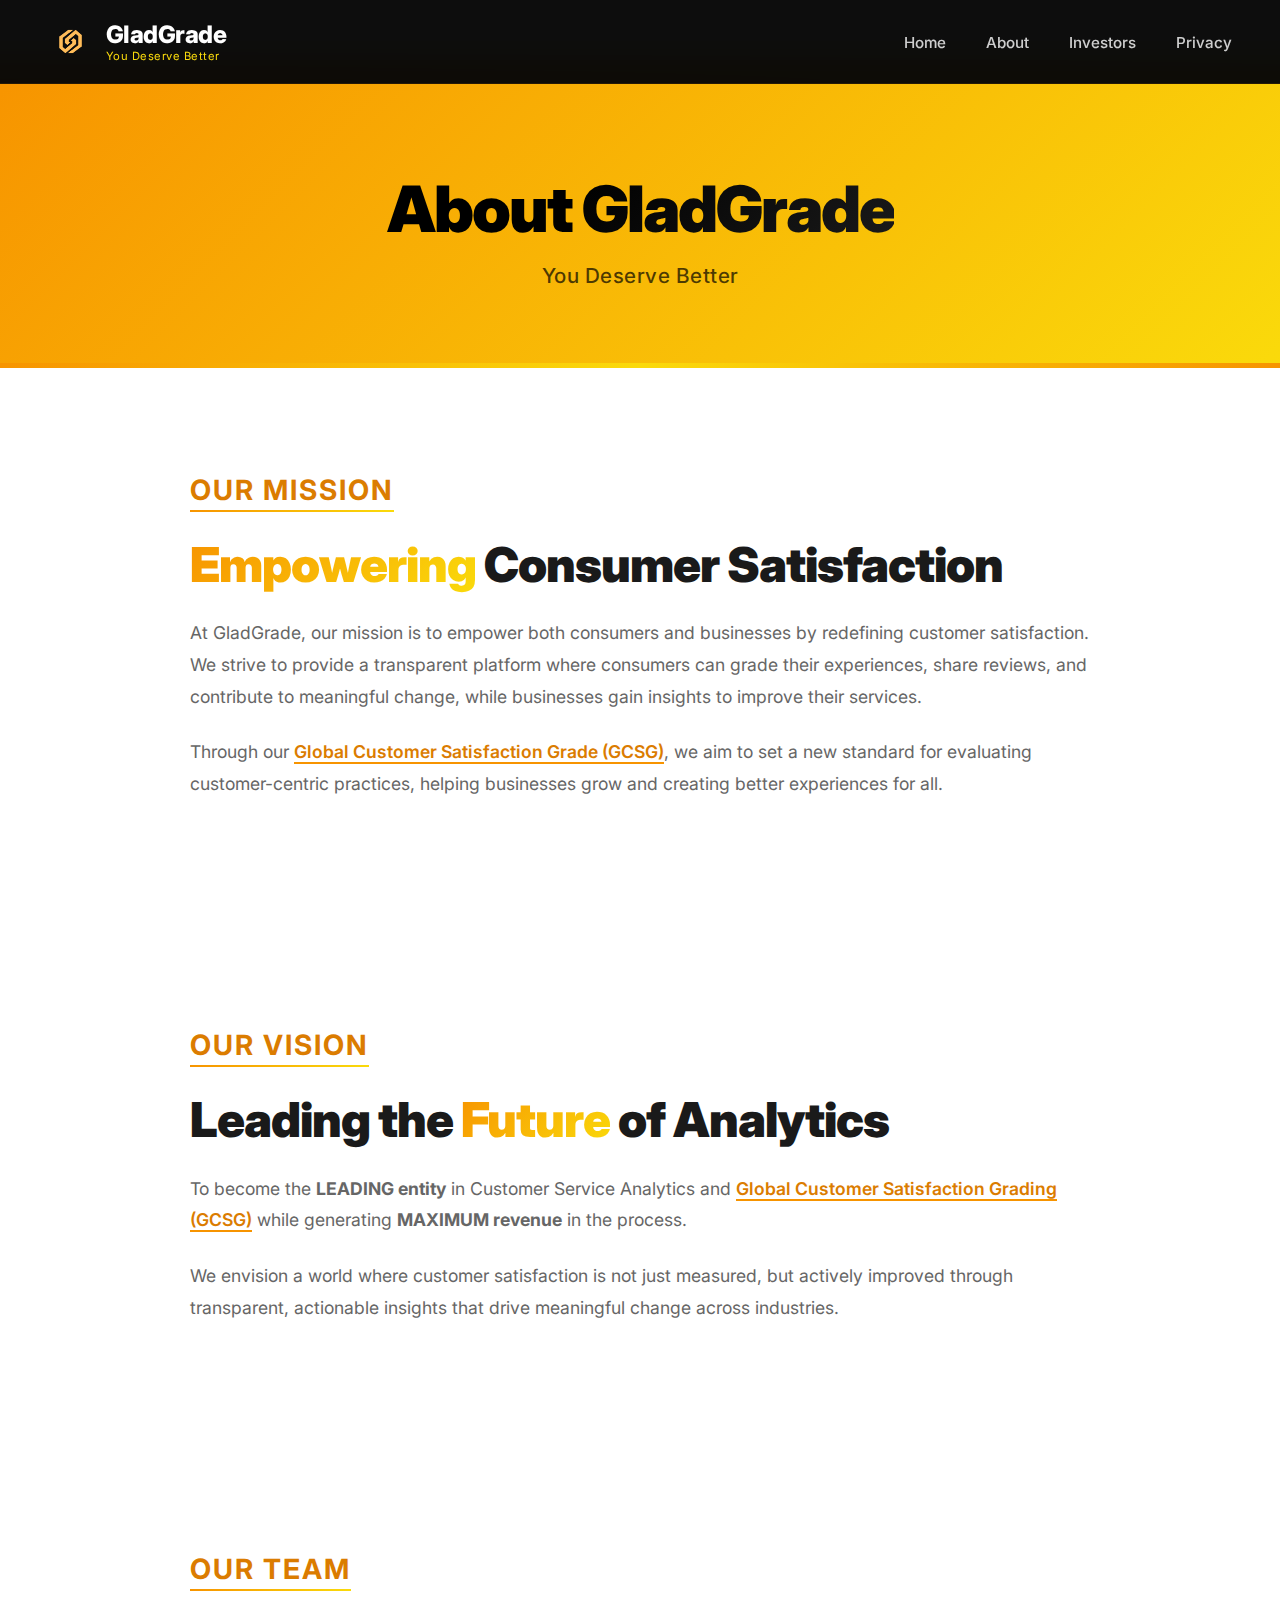
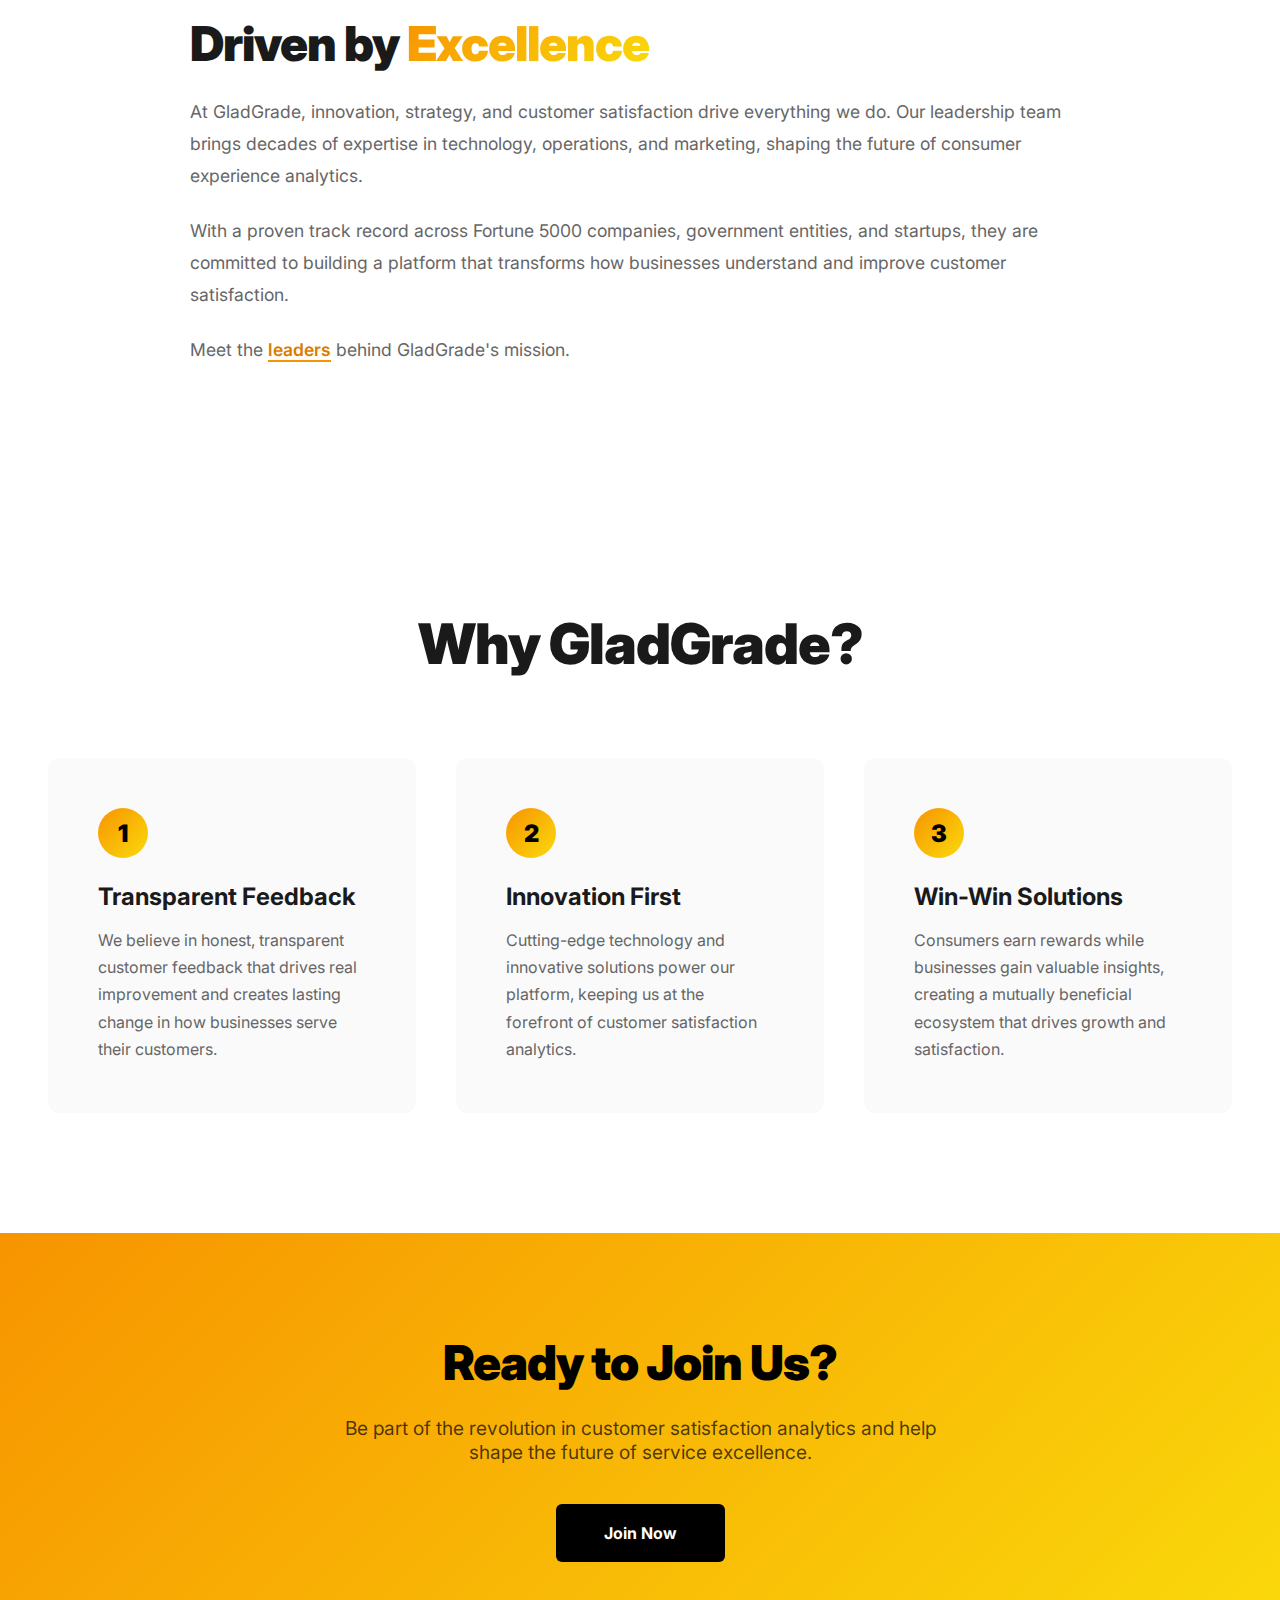
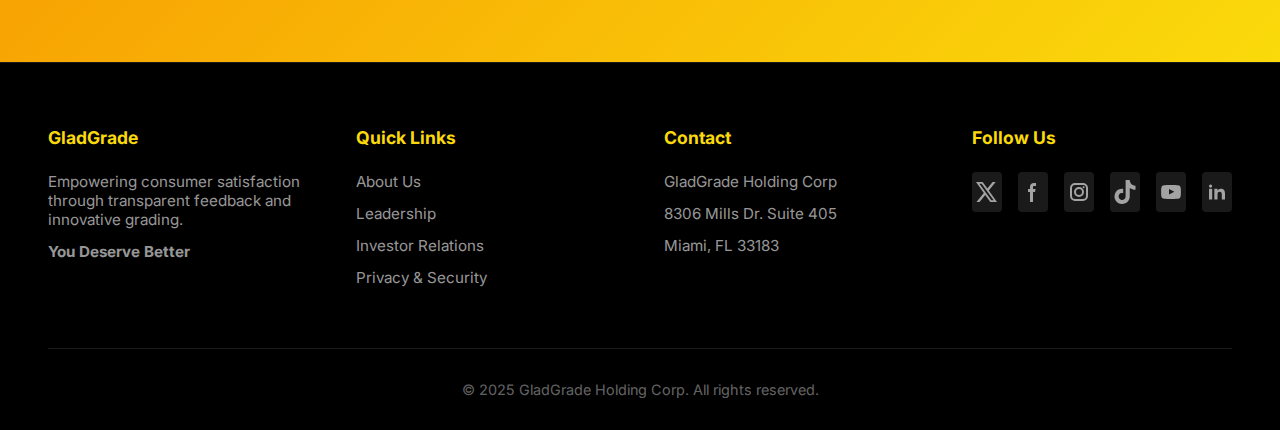
<file: about.html>
<!DOCTYPE html>
<html lang="en">
<head>
    <!-- Google tag (gtag.js) -->
    <script async src="https://www.googletagmanager.com/gtag/js?id=G-B374RF548D"></script>
    <script>
    window.dataLayer = window.dataLayer || [];
    function gtag(){dataLayer.push(arguments);}
    gtag('js', new Date());

    gtag('config', 'G-B374RF548D');
    </script>
    <meta charset="UTF-8">
    <meta name="viewport" content="width=device-width, initial-scale=1.0">
    <!-- Primary Meta Tags -->
    <meta name="title" content="About GladGrade - Transforming Customer Satisfaction Analytics | GladGrade Holding Corp">
    <meta name="description" content="Learn about GladGrade's mission to empower consumer satisfaction through the Global Customer Satisfaction Grade (GCSG). Meet our experienced leadership team revolutionizing customer service analytics.">
    <meta name="keywords" content="about gladgrade, customer satisfaction analytics, GCSG, global customer satisfaction grade, customer experience management, service analytics, consumer feedback platform, business intelligence">
    <meta name="author" content="GladGrade Holding Corp">
    <meta name="robots" content="index, follow">
    <link rel="canonical" href="https://www.gladgrade.com/about.html">

    <!-- Open Graph / Facebook -->
    <meta property="og:type" content="website">
    <meta property="og:url" content="https://www.gladgrade.com/about.html">
    <meta property="og:title" content="About GladGrade - Transforming Customer Satisfaction Analytics">
    <meta property="og:description" content="Learn about GladGrade's mission to empower consumer satisfaction through transparent feedback and the Global Customer Satisfaction Grade (GCSG).">
    <meta property="og:image" content="https://www.gladgrade.com/images/logo-color-nobackground.png">
    <meta property="og:site_name" content="GladGrade">
    <meta property="og:locale" content="en_US">

    <!-- Twitter -->
    <meta property="twitter:card" content="summary_large_image">
    <meta property="twitter:url" content="https://www.gladgrade.com/about.html">
    <meta property="twitter:title" content="About GladGrade - Transforming Customer Satisfaction Analytics">
    <meta property="twitter:description" content="Learn about GladGrade's mission to empower consumer satisfaction through transparent feedback and the Global Customer Satisfaction Grade (GCSG).">
    <meta property="twitter:image" content="https://www.gladgrade.com/images/logo-color-nobackground.png">
    <meta name="twitter:site" content="@glad_grade">
    <meta name="twitter:creator" content="@glad_grade">

    <!-- Geo Tags -->
    <meta name="geo.region" content="US-FL">
    <meta name="geo.placename" content="Miami">
    <meta name="geo.position" content="25.7617;-80.1918">
    <meta name="ICBM" content="25.7617, -80.1918">

    <!-- Mobile Meta Tags -->
    <meta name="theme-color" content="#F79400">
    <meta name="apple-mobile-web-app-capable" content="yes">
    <meta name="apple-mobile-web-app-status-bar-style" content="black-translucent">
    <meta name="apple-mobile-web-app-title" content="GladGrade">

    <!-- Favicons -->
    <link rel="icon" type="image/png" sizes="32x32" href="images/logo-color-nobackground.png">
    <link rel="icon" type="image/png" sizes="16x16" href="images/logo-color-nobackground.png">
    <link rel="apple-touch-icon" href="images/logo-color-nobackground.png">

    <!-- Preconnect for Performance -->
    <link rel="preconnect" href="https://fonts.googleapis.com">
    <link rel="preconnect" href="https://fonts.gstatic.com" crossorigin>

    <!-- Schema.org Markup -->
    <script type="application/ld+json">
    {
    "@context": "https://schema.org",
    "@type": "AboutPage",
    "name": "About GladGrade",
    "description": "Learn about GladGrade's mission to empower consumer satisfaction through transparent feedback and innovative grading with the Global Customer Satisfaction Grade (GCSG).",
    "url": "https://www.gladgrade.com/about.html",
    "mainEntity": {
        "@type": "Organization",
        "name": "GladGrade Holding Corp",
        "url": "https://www.gladgrade.com",
        "logo": "https://www.gladgrade.com/images/logo-color-nobackground.png",
        "description": "GladGrade empowers consumer satisfaction through transparent feedback and innovative grading.",
        "address": {
        "@type": "PostalAddress",
        "streetAddress": "8306 Mills Dr. Suite 405",
        "addressLocality": "Miami",
        "addressRegion": "FL",
        "postalCode": "33183",
        "addressCountry": "US"
        },
        "contactPoint": {
        "@type": "ContactPoint",
        "contactType": "Customer Service",
        "email": "customer.support@gladgrade.com"
        },
        "sameAs": [
        "https://x.com/glad_grade",
        "https://www.facebook.com/profile.php?id=61568453471966",
        "https://www.instagram.com/gladgrade/",
        "https://www.tiktok.com/@gladgrade",
        "https://www.youtube.com/@GLADGRADE",
        "https://www.linkedin.com/company/gladgrade"
        ]
    }
    }
    </script>

    <script type="application/ld+json">
    {
    "@context": "https://schema.org",
    "@type": "BreadcrumbList",
    "itemListElement": [{
        "@type": "ListItem",
        "position": 1,
        "name": "Home",
        "item": "https://www.gladgrade.com/"
    },{
        "@type": "ListItem",
        "position": 2,
        "name": "About",
        "item": "https://www.gladgrade.com/about.html"
    }]
    }
    </script>
    <title>About GladGrade - Transforming Customer Satisfaction Analytics | GladGrade Holding Corp</title>
    <style>
        @import url('https://fonts.googleapis.com/css2?family=Inter:wght@300;400;500;600;700;800;900&display=swap');
        
        * {
            margin: 0;
            padding: 0;
            box-sizing: border-box;
        }
        
        :root {
            --gold-primary: #F79400;
            --gold-light: #FADA0B;
            --gold-dark: #DB7C00;
            --text-dark: #1a1a1a;
            --text-gray: #666;
            --bg-light: #fafafa;
        }
        
        body {
            font-family: 'Inter', -apple-system, sans-serif;
            overflow-x: hidden;
            background: #ffffff;
            color: var(--text-dark);
        }
        
        /* Navigation */
        header {
            position: fixed;
            top: 0;
            width: 100%;
            z-index: 1000;
            background: rgba(0, 0, 0, 0.95);
            backdrop-filter: blur(20px);
            border-bottom: 1px solid rgba(247, 148, 0, 0.1);
        }
        
        .header-container {
            max-width: 1600px;
            margin: 0 auto;
            padding: 1.2rem 3rem;
            display: flex;
            justify-content: space-between;
            align-items: center;
        }
        
        .logo-container {
            display: flex;
            align-items: center;
            gap: 0.8rem;
            text-decoration: none;
        }
        
        .logo {
            width: 45px;
            height: 45px;
            border-radius: 8px;
        }
        
        .logo-text {
            font-size: 1.5rem;
            font-weight: 800;
            color: #fff;
            letter-spacing: -0.5px;
        }
        
        .tagline {
            font-size: 0.7rem;
            color: var(--gold-light);
            font-weight: 400;
            letter-spacing: 0.5px;
        }
        
        nav ul {
            display: flex;
            gap: 2.5rem;
            list-style: none;
            align-items: center;
        }
        
        nav a {
            color: rgba(255, 255, 255, 0.8);
            text-decoration: none;
            font-weight: 500;
            font-size: 0.95rem;
            transition: color 0.2s;
        }
        
        nav a:hover {
            color: var(--gold-light);
        }
        
        .menu-toggle {
            display: none;
            background: none;
            border: none;
            color: #fff;
            font-size: 1.5rem;
            cursor: pointer;
        }
        
        /* Hero Section */
        .page-hero {
            margin-top: 70px;
            padding: 100px 3rem 80px;
            background: linear-gradient(135deg, var(--gold-primary) 0%, var(--gold-light) 100%);
            text-align: center;
            position: relative;
        }
        
        .page-hero::after {
            content: '';
            position: absolute;
            bottom: 0;
            left: 0;
            right: 0;
            height: 5px;
            background: linear-gradient(90deg, var(--gold-primary), var(--gold-light), var(--gold-primary));
        }
        
        .page-hero h1 {
            font-size: 4rem;
            font-weight: 900;
            color: #000;
            margin-bottom: 1rem;
            letter-spacing: -2px;
        }
        
        .page-hero .highlight {
            background: linear-gradient(135deg, #000 0%, var(--text-dark) 100%);
            -webkit-background-clip: text;
            -webkit-text-fill-color: transparent;
            background-clip: text;
        }
        
        .page-hero p {
            font-size: 1.3rem;
            color: rgba(0, 0, 0, 0.7);
            font-weight: 500;
            letter-spacing: 0.5px;
        }
        
        /* Content Sections */
        .content-wrapper {
            max-width: 1400px;
            margin: 0 auto;
            padding: 0 3rem;
        }
        
        .content-block {
            padding: 100px 0;
            max-width: 900px;
            margin: 0 auto;
            text-align: left;
        }
        
        
        .content-block.reverse {
            direction: rtl;
        }
        
        .content-block.reverse > * {
            direction: ltr;
        }
        
        .content-badge {
            display: inline-block;
            padding: 0.3rem 0;
            color: var(--gold-dark);
            font-size: 1.75rem;
            font-weight: 700;
            margin-bottom: 1.5rem;
            letter-spacing: 2px;
            text-transform: uppercase;
            background: linear-gradient(90deg, var(--gold-primary), var(--gold-light));
            background-size: 100% 2px;
            background-repeat: no-repeat;
            background-position: bottom;
        }
        
        .content-text h2 {
            font-size: 3rem;
            font-weight: 900;
            margin-bottom: 1.5rem;
            letter-spacing: -1px;
            color: var(--text-dark);
            line-height: 1.2;
        }
        
        .gold-highlight {
            background: linear-gradient(135deg, var(--gold-primary), var(--gold-light));
            -webkit-background-clip: text;
            -webkit-text-fill-color: transparent;
            background-clip: text;
        }
        
        .content-text p {
            font-size: 1.1rem;
            color: var(--text-gray);
            line-height: 1.8;
            margin-bottom: 1.5rem;
        }
        
        .content-text a {
            color: var(--gold-dark);
            font-weight: 600;
            text-decoration: none;
            border-bottom: 2px solid var(--gold-primary);
            transition: all 0.3s;
        }
        
        .content-text a:hover {
            color: var(--gold-primary);
            border-bottom-color: var(--gold-light);
        }
        
        .content-image {
            width: 100%;
            border-radius: 12px;
            box-shadow: 0 20px 60px rgba(247, 148, 0, 0.2);
            transition: transform 0.3s;
        }
        
        .content-image:hover {
            transform: translateY(-5px);
        }
        
        /* Why GladGrade Section */
        .why-section {
            padding: 120px 3rem;
            background: #ffffff;
        }
        
        .section-header {
            text-align: center;
            max-width: 800px;
            margin: 0 auto 5rem;
        }
        
        .section-title {
            font-size: 3.5rem;
            font-weight: 900;
            margin-bottom: 1rem;
            letter-spacing: -1px;
            color: var(--text-dark);
        }
        
        .features-grid {
            max-width: 1400px;
            margin: 0 auto;
            display: grid;
            grid-template-columns: repeat(auto-fit, minmax(320px, 1fr));
            gap: 2.5rem;
        }
        
        .feature-card {
            background: var(--bg-light);
            padding: 3rem;
            border-radius: 12px;
            transition: all 0.3s;
            border: 2px solid transparent;
        }
        
        .feature-card:hover {
            transform: translateY(-8px);
            border-color: var(--gold-primary);
            box-shadow: 0 20px 40px rgba(247, 148, 0, 0.15);
            background: #ffffff;
        }
        
        .feature-number {
            width: 50px;
            height: 50px;
            background: linear-gradient(135deg, var(--gold-primary), var(--gold-light));
            color: #000;
            border-radius: 50%;
            display: flex;
            align-items: center;
            justify-content: center;
            font-size: 1.5rem;
            font-weight: 900;
            margin-bottom: 1.5rem;
        }
        
        .feature-card h3 {
            font-size: 1.5rem;
            font-weight: 700;
            margin-bottom: 1rem;
            color: var(--text-dark);
        }
        
        .feature-card p {
            color: var(--text-gray);
            line-height: 1.7;
            font-size: 1rem;
        }
        
        /* CTA Section */
        .cta-section {
            padding: 100px 3rem;
            background: linear-gradient(135deg, var(--gold-primary) 0%, var(--gold-light) 100%);
            text-align: center;
        }
        
        .cta-section h2 {
            font-size: 3rem;
            font-weight: 900;
            color: #000;
            margin-bottom: 1.5rem;
            letter-spacing: -1px;
        }
        
        .cta-section p {
            font-size: 1.2rem;
            color: rgba(0, 0, 0, 0.7);
            margin-bottom: 2.5rem;
            max-width: 600px;
            margin-left: auto;
            margin-right: auto;
        }
        
        .btn-primary {
            display: inline-block;
            padding: 1.2rem 3rem;
            background: #000;
            color: #fff;
            text-decoration: none;
            border-radius: 6px;
            font-weight: 700;
            font-size: 1rem;
            transition: all 0.3s;
        }
        
        .btn-primary:hover {
            background: #1a1a1a;
            transform: translateY(-3px);
            box-shadow: 0 10px 30px rgba(0, 0, 0, 0.3);
        }
        
        /* Footer */
        footer {
            background: #000;
            color: #ffffff;
            padding: 4rem 3rem 2rem;
            border-top: 1px solid rgba(255, 255, 255, 0.1);
        }
        
        .footer-content {
            max-width: 1600px;
            margin: 0 auto;
            display: grid;
            grid-template-columns: repeat(auto-fit, minmax(250px, 1fr));
            gap: 3rem;
            margin-bottom: 3rem;
        }
        
        .footer-section h3 {
            color: var(--gold-light);
            margin-bottom: 1.5rem;
            font-size: 1.1rem;
            font-weight: 700;
        }
        
        .footer-section p,
        .footer-section a {
            color: rgba(255, 255, 255, 0.6);
            text-decoration: none;
            display: block;
            margin-bottom: 0.8rem;
            transition: color 0.3s;
            font-size: 0.95rem;
        }
        
        .footer-section a:hover {
            color: var(--gold-light);
        }
        
        .social-links {
            display: flex;
            gap: 1rem;
            margin-top: 1.5rem;
        }
        
        .social-links a {
            width: 40px;
            height: 40px;
            display: flex;
            align-items: center;
            justify-content: center;
            background: rgba(255, 255, 255, 0.1);
            border-radius: 4px;
            transition: all 0.3s;
        }
        
        .social-links a:hover {
            background: var(--gold-primary);
        }
        
        .footer-bottom {
            text-align: center;
            padding-top: 2rem;
            border-top: 1px solid rgba(255, 255, 255, 0.1);
            color: rgba(255, 255, 255, 0.4);
            font-size: 0.9rem;
        }
        
        /* Mobile Responsive */
        @media (max-width: 1024px) {
            .content-block {
        padding: 80px 3rem;
    }
            
            .content-block:nth-child(even) {
                padding-left: 3rem;
                padding-right: 3rem;
            }
            
            .page-hero h1 {
                font-size: 3rem;
            }
            
            .content-text h2 {
                font-size: 2.5rem;
            }
            
            .section-title {
                font-size: 2.5rem;
            }
        }
        
        @media (max-width: 768px) {
            .header-container {
                padding: 1rem 1.5rem;
            }
            
            nav ul {
                display: none;
                flex-direction: column;
                position: absolute;
                top: 100%;
                left: 0;
                right: 0;
                background: rgba(0, 0, 0, 0.98);
                padding: 2rem 1.5rem;
                gap: 1.5rem;
            }
            
            nav ul.active {
                display: flex;
            }
            
            .menu-toggle {
                display: block;
            }
            
            .page-hero {
                padding: 80px 1.5rem 60px;
            }
            
            .page-hero h1 {
                font-size: 2.5rem;
            }
            
            .content-wrapper {
                padding: 0 1.5rem;
            }
            
            .content-block {
                padding: 60px 1.5rem;
            }
            
            .content-text h2 {
                font-size: 2rem;
            }
            
            .why-section {
                padding: 80px 1.5rem;
            }
            
            .features-grid {
                grid-template-columns: 1fr;
                gap: 1.5rem;
            }
            
            .cta-section {
                padding: 80px 1.5rem;
            }
            
            .cta-section h2 {
                font-size: 2rem;
            }
        }
    </style>
    <script src="structured-data.js"></script>
</head>
<body>
    <header>
        <div class="header-container">
            <a href="index.html" class="logo-container">
                <img src="images/logo-color-nobackground.png" alt="GladGrade Logo" class="logo">
                <div>
                    <div class="logo-text">GladGrade</div>
                    <div class="tagline">You Deserve Better</div>
                </div>
            </a>
            <button class="menu-toggle" onclick="toggleMenu()">☰</button>
            <nav>
                <ul id="nav-menu">
                    <li><a href="index.html">Home</a></li>
                    <li><a href="about.html">About</a></li>
                    <li><a href="investor-relations.html">Investors</a></li>
                    <li><a href="privacy-and-security.html">Privacy</a></li>
                </ul>
            </nav>
        </div>
    </header>

    <section class="page-hero">
        <h1>About <span class="highlight">GladGrade</span></h1>
        <p>You Deserve Better</p>
    </section>
    <div class="content-wrapper">
        <section class="content-block">
            <div class="content-text">
                <span class="content-badge">Our Mission</span>
                <h2><span class="gold-highlight">Empowering</span> Consumer Satisfaction</h2>
                <p>At GladGrade, our mission is to empower both consumers and businesses by redefining customer satisfaction. We strive to provide a transparent platform where consumers can grade their experiences, share reviews, and contribute to meaningful change, while businesses gain insights to improve their services.</p>
                <p>Through our <a href="global-customer-satisfaction-grade-gcsg.html">Global Customer Satisfaction Grade (GCSG)</a>, we aim to set a new standard for evaluating customer-centric practices, helping businesses grow and creating better experiences for all.</p>
            </div>
        </section>
    
        <section class="content-block reverse">
            <div class="content-text">
                <span class="content-badge">Our Vision</span>
                <h2>Leading the <span class="gold-highlight">Future</span> of Analytics</h2>
                <p>To become the <strong>LEADING entity</strong> in Customer Service Analytics and <a href="global-customer-satisfaction-grade-gcsg.html">Global Customer Satisfaction Grading (GCSG)</a> while generating <strong>MAXIMUM revenue</strong> in the process.</p>
                <p>We envision a world where customer satisfaction is not just measured, but actively improved through transparent, actionable insights that drive meaningful change across industries.</p>
            </div>
        </section>
    
        <section class="content-block">
            <div class="content-text">
                <span class="content-badge">Our Team</span>
                <h2>Driven by <span class="gold-highlight">Excellence</span></h2>
                <p>At GladGrade, innovation, strategy, and customer satisfaction drive everything we do. Our leadership team brings decades of expertise in technology, operations, and marketing, shaping the future of consumer experience analytics.</p>
                <p>With a proven track record across Fortune 5000 companies, government entities, and startups, they are committed to building a platform that transforms how businesses understand and improve customer satisfaction.</p>
                <p>Meet the <a href="leadership.html">leaders</a> behind GladGrade's mission.</p>
            </div>
        </section>
    </div>

    <section class="why-section">
        <div class="section-header">
            <h2 class="section-title">Why GladGrade?</h2>
        </div>

        <div class="features-grid">
            <div class="feature-card">
                <div class="feature-number">1</div>
                <h3>Transparent Feedback</h3>
                <p>We believe in honest, transparent customer feedback that drives real improvement and creates lasting change in how businesses serve their customers.</p>
            </div>

            <div class="feature-card">
                <div class="feature-number">2</div>
                <h3>Innovation First</h3>
                <p>Cutting-edge technology and innovative solutions power our platform, keeping us at the forefront of customer satisfaction analytics.</p>
            </div>

            <div class="feature-card">
                <div class="feature-number">3</div>
                <h3>Win-Win Solutions</h3>
                <p>Consumers earn rewards while businesses gain valuable insights, creating a mutually beneficial ecosystem that drives growth and satisfaction.</p>
            </div>
        </div>
    </section>

    <section class="cta-section">
        <h2>Ready to Join Us?</h2>
        <p>Be part of the revolution in customer satisfaction analytics and help shape the future of service excellence.</p>
        <a href="join.html" class="btn-primary">Join Now</a>
    </section>

    <footer>
        <div class="footer-content">
            <div class="footer-section">
                <h3>GladGrade</h3>
                <p>Empowering consumer satisfaction through transparent feedback and innovative grading.</p>
                <p><strong>You Deserve Better</strong></p>
            </div>

            <div class="footer-section">
                <h3>Quick Links</h3>
                <a href="about.html">About Us</a>
                <a href="leadership.html">Leadership</a>
                <a href="investor-relations.html">Investor Relations</a>
                <a href="privacy-and-security.html">Privacy & Security</a>
            </div>

            <div class="footer-section">
                <h3>Contact</h3>
                <p>GladGrade Holding Corp</p>
                <p>8306 Mills Dr. Suite 405</p>
                <p>Miami, FL 33183</p>
            </div>

            <div class="footer-section">
                <h3>Follow Us</h3>
                <div class="social-links">
                    <a href="https://x.com/glad_grade" target="_blank" aria-label="X">
                        <svg width="24" height="24" fill="currentColor" viewBox="0 0 24 24">
                            <path d="M13.795 10.533 20.68 2h-3.073l-5.255 6.517L7.69 2H1l7.806 10.91L1.47 22h3.074l5.705-7.07L15.31 22H22l-8.205-11.467Zm-2.38 2.95L9.97 11.464 4.36 3.627h2.31l4.528 6.317 1.443 2.02 6.018 8.409h-2.31l-4.934-6.89Z"/>
                        </svg>
                    </a>
                    <a href="https://www.facebook.com/profile.php?id=61568453471966" target="_blank" aria-label="Facebook">
                        <svg width="24" height="24" fill="currentColor" viewBox="0 0 24 24">
                            <path fill-rule="evenodd" d="M13.135 6H15V3h-1.865a4.147 4.147 0 0 0-4.142 4.142V9H7v3h2v9.938h3V12h2.021l.592-3H12V6.591A.6.6 0 0 1 12.592 6h.543Z" clip-rule="evenodd"/>
                        </svg>
                    </a>
                    <a href="https://www.instagram.com/gladgrade/" target="_blank" aria-label="Instagram">
                        <svg width="24" height="24" fill="none" viewBox="0 0 24 24">
                            <path fill="currentColor" fill-rule="evenodd" d="M3 8a5 5 0 0 1 5-5h8a5 5 0 0 1 5 5v8a5 5 0 0 1-5 5H8a5 5 0 0 1-5-5V8Zm5-3a3 3 0 0 0-3 3v8a3 3 0 0 0 3 3h8a3 3 0 0 0 3-3V8a3 3 0 0 0-3-3H8Zm7.597 2.214a1 1 0 0 1 1-1h.01a1 1 0 1 1 0 2h-.01a1 1 0 0 1-1-1ZM12 9a3 3 0 1 0 0 6 3 3 0 0 0 0-6Zm-5 3a5 5 0 1 1 10 0 5 5 0 0 1-10 0Z" clip-rule="evenodd"/>
                        </svg>
                    </a>
                    <a href="https://www.tiktok.com/@gladgrade" target="_blank" aria-label="TikTok">
                        <svg width="24" height="24" fill="none" viewBox="0 0 24 24">
                            <path d="M22.5 9.84202C20.4357 9.84696 18.4221 9.20321 16.7435 8.00171V16.3813C16.7429 17.9333 16.2685 19.4482 15.3838 20.7233C14.499 21.9984 13.246 22.973 11.7923 23.5168C10.3387 24.0606 8.75362 24.1477 7.24914 23.7664C5.74466 23.3851 4.39245 22.5536 3.37333 21.383C2.3542 20.2125 1.71674 18.7587 1.54617 17.2161C1.3756 15.6735 1.68007 14.1156 2.41884 12.7507C3.15762 11.3858 4.2955 10.279 5.68034 9.57823C7.06517 8.87746 8.63095 8.61616 10.1683 8.82927V13.0439C9.46481 12.8227 8.70938 12.8293 8.0099 13.063C7.31041 13.2966 6.70265 13.7453 6.2734 14.345C5.84415 14.9446 5.61536 15.6646 5.6197 16.402C5.62404 17.1395 5.8613 17.8567 6.29759 18.4512C6.73387 19.0458 7.34688 19.4873 8.04906 19.7127C8.75125 19.9381 9.5067 19.9359 10.2075 19.7063C10.9084 19.4768 11.5188 19.0316 11.9515 18.4345C12.3843 17.8374 12.6173 17.1188 12.6173 16.3813V0H16.7435C16.7406 0.348435 16.7698 0.696395 16.8307 1.03948C16.9741 1.80537 17.2722 2.53396 17.7068 3.18068C18.1415 3.8274 18.7035 4.37867 19.3585 4.80075C20.2903 5.41688 21.3829 5.74528 22.5 5.74505V9.84202Z" fill="currentColor"></path>
                        </svg>
                    </a>
                    <a href="https://www.youtube.com/@GLADGRADE" target="_blank" aria-label="YouTube">
                        <svg width="24" height="24" fill="currentColor" viewBox="0 0 24 24">
                            <path fill-rule="evenodd" d="M21.7 8.037a4.26 4.26 0 0 0-.789-1.964 2.84 2.84 0 0 0-1.984-.839c-2.767-.2-6.926-.2-6.926-.2s-4.157 0-6.928.2a2.836 2.836 0 0 0-1.983.839 4.225 4.225 0 0 0-.79 1.965 30.146 30.146 0 0 0-.2 3.206v1.5a30.12 30.12 0 0 0 .2 3.206c.094.712.364 1.39.784 1.972.604.536 1.38.837 2.187.848 1.583.151 6.731.2 6.731.2s4.161 0 6.928-.2a2.844 2.844 0 0 0 1.985-.84 4.27 4.27 0 0 0 .787-1.965 30.12 30.12 0 0 0 .2-3.206v-1.516a30.672 30.672 0 0 0-.202-3.206Zm-11.692 6.554v-5.62l5.4 2.819-5.4 2.801Z" clip-rule="evenodd"/>
                        </svg>
                    </a>
                    <a href="https://www.linkedin.com/company/gladgrade" target="_blank" aria-label="LinkedIn">
                        <svg width="24" height="24" fill="currentColor" viewBox="0 0 24 24">
                            <path fill-rule="evenodd" d="M12.51 8.796v1.697a3.738 3.738 0 0 1 3.288-1.684c3.455 0 4.202 2.16 4.202 4.97V19.5h-3.2v-5.072c0-1.21-.244-2.766-2.128-2.766-1.827 0-2.139 1.317-2.139 2.676V19.5h-3.19V8.796h3.168ZM7.2 6.106a1.61 1.61 0 0 1-.988 1.483 1.595 1.595 0 0 1-1.743-.348A1.607 1.607 0 0 1 5.6 4.5a1.601 1.601 0 0 1 1.6 1.606Z" clip-rule="evenodd"/>
                            <path d="M7.2 8.809H4V19.5h3.2V8.809Z"/>
                        </svg>
                    </a>
                </div>
            </div>
        </div>

        <div class="footer-bottom">
            <p>&copy; 2025 GladGrade Holding Corp. All rights reserved.</p>
        </div>
    </footer>

    <script>
        // Mobile menu toggle
        function toggleMenu() {
            const menu = document.getElementById("nav-menu");
            menu.classList.toggle("active");
        }

        // Close mobile menu when clicking outside
        document.addEventListener("click", (event) => {
            const menu = document.getElementById("nav-menu");
            const toggle = document.querySelector(".menu-toggle");

            if (menu && toggle && !menu.contains(event.target) && !toggle.contains(event.target)) {
                menu.classList.remove("active");
            }
        });
    </script>
</body>
</html>
</file>
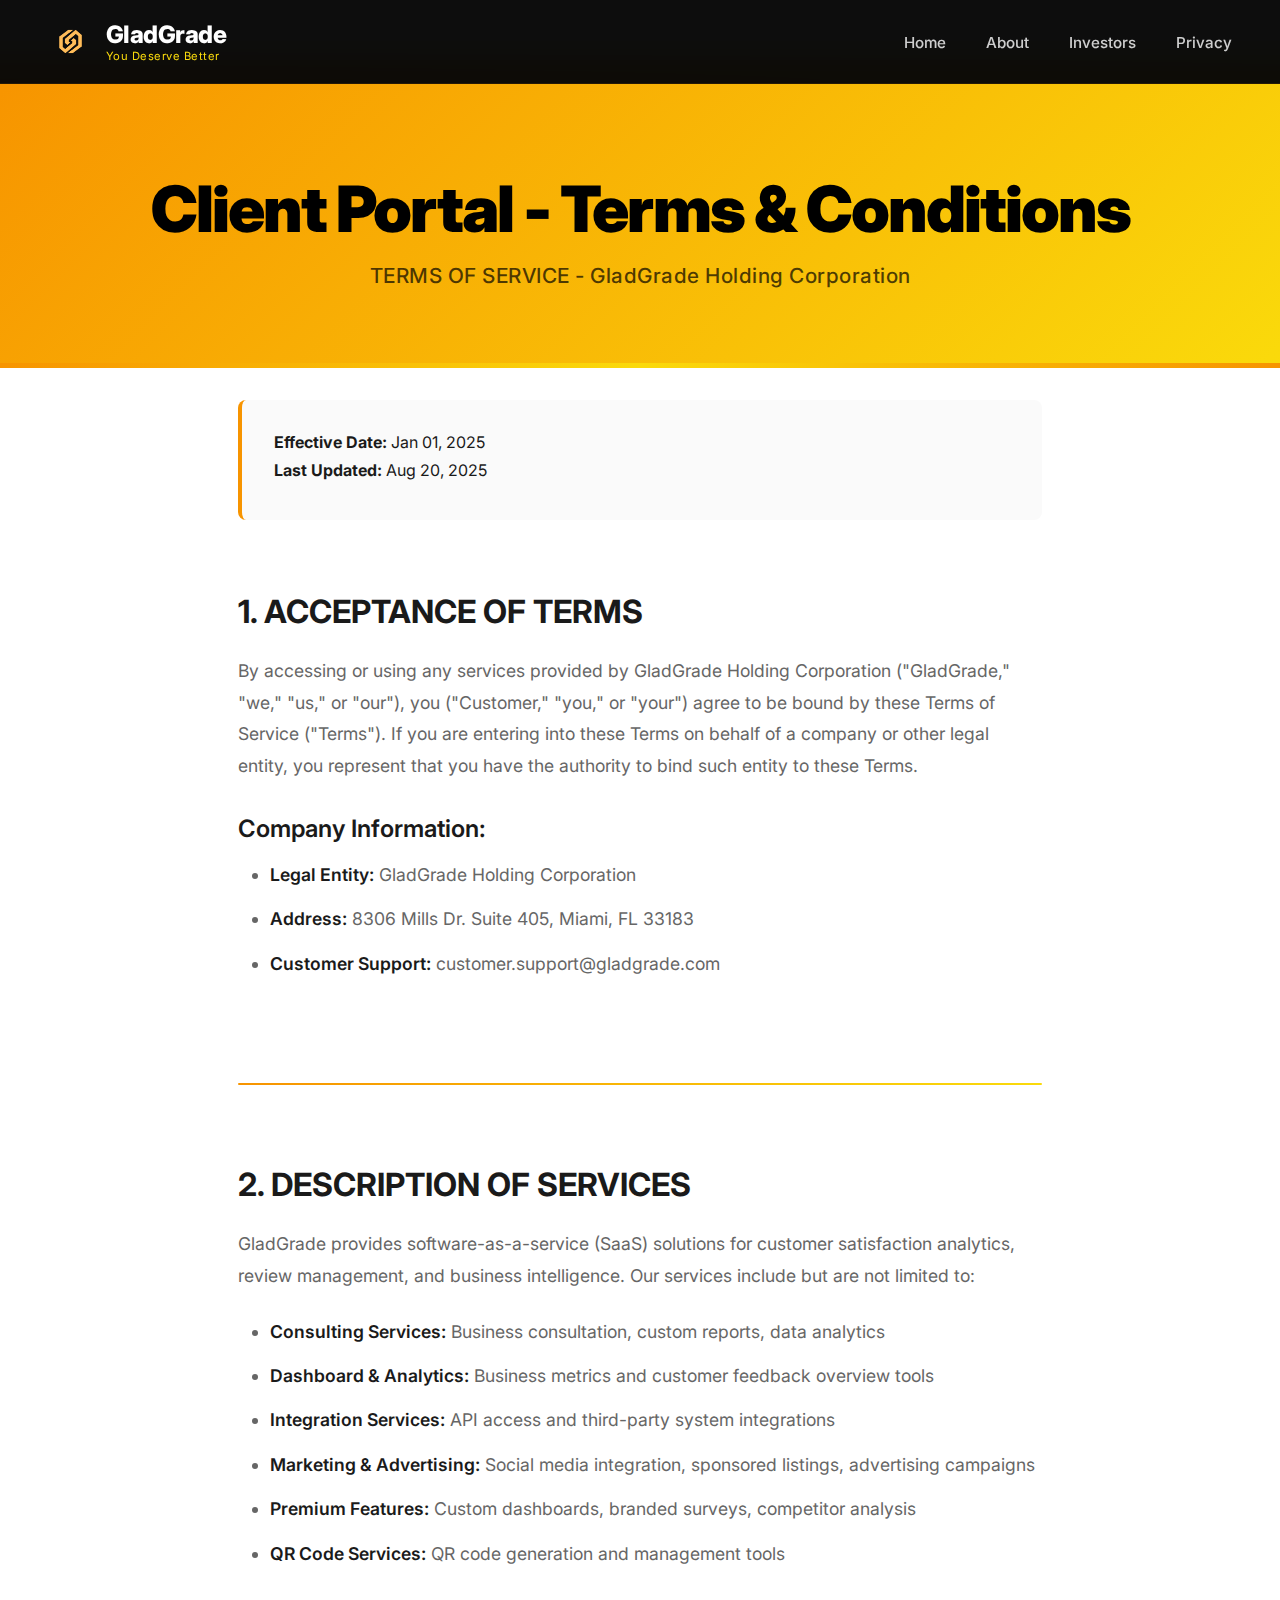
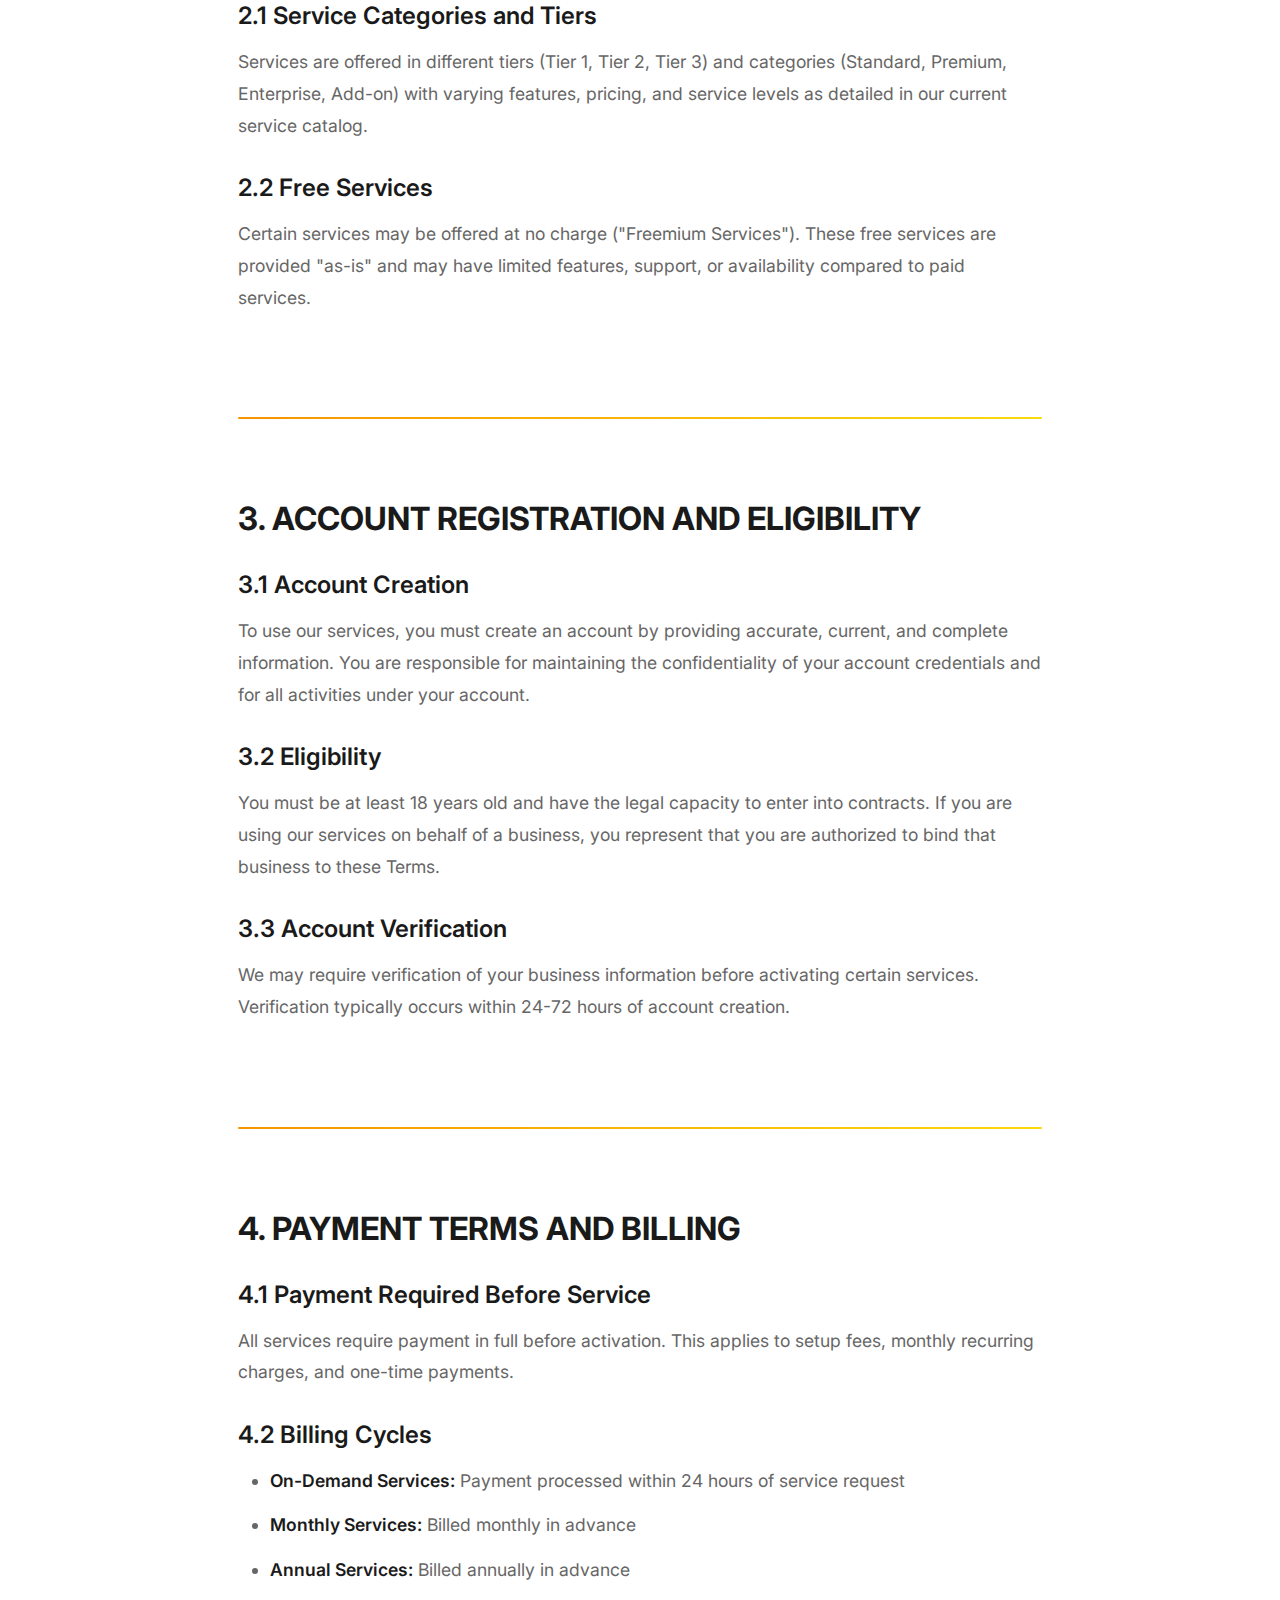
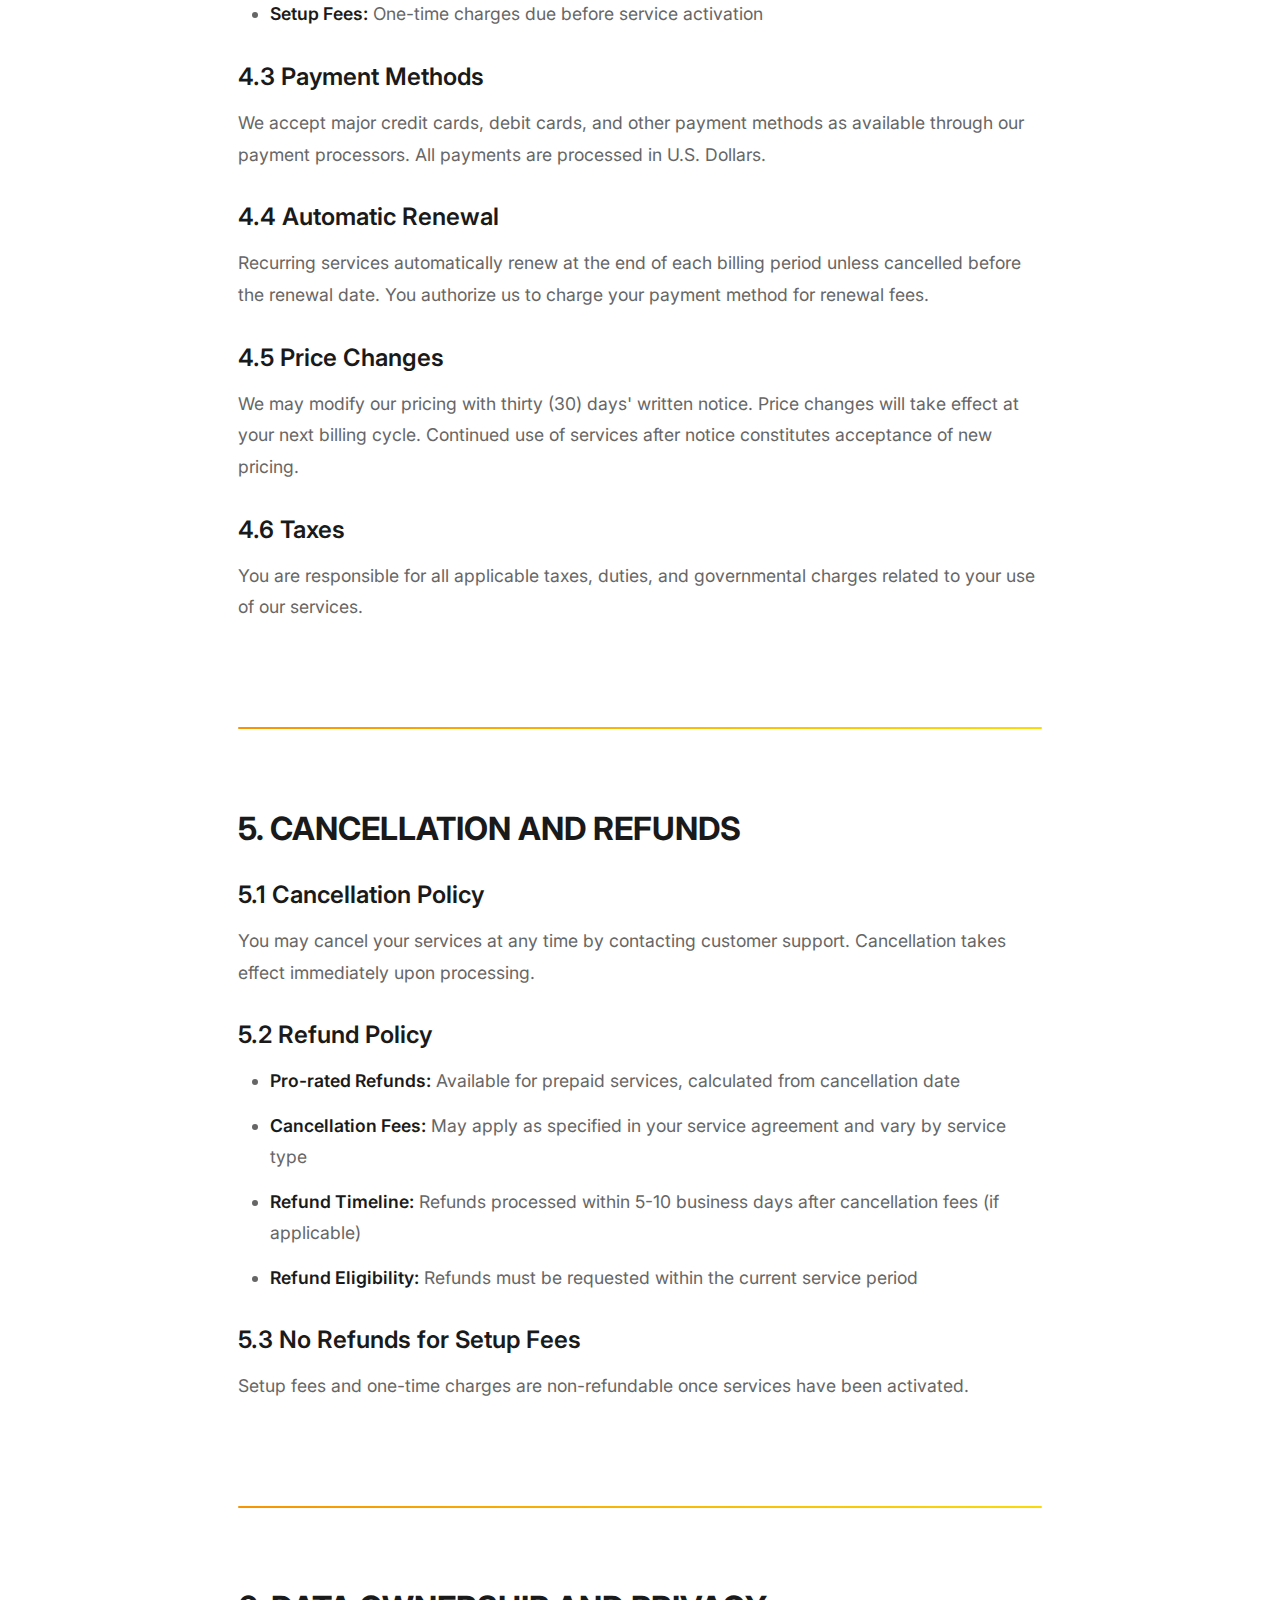
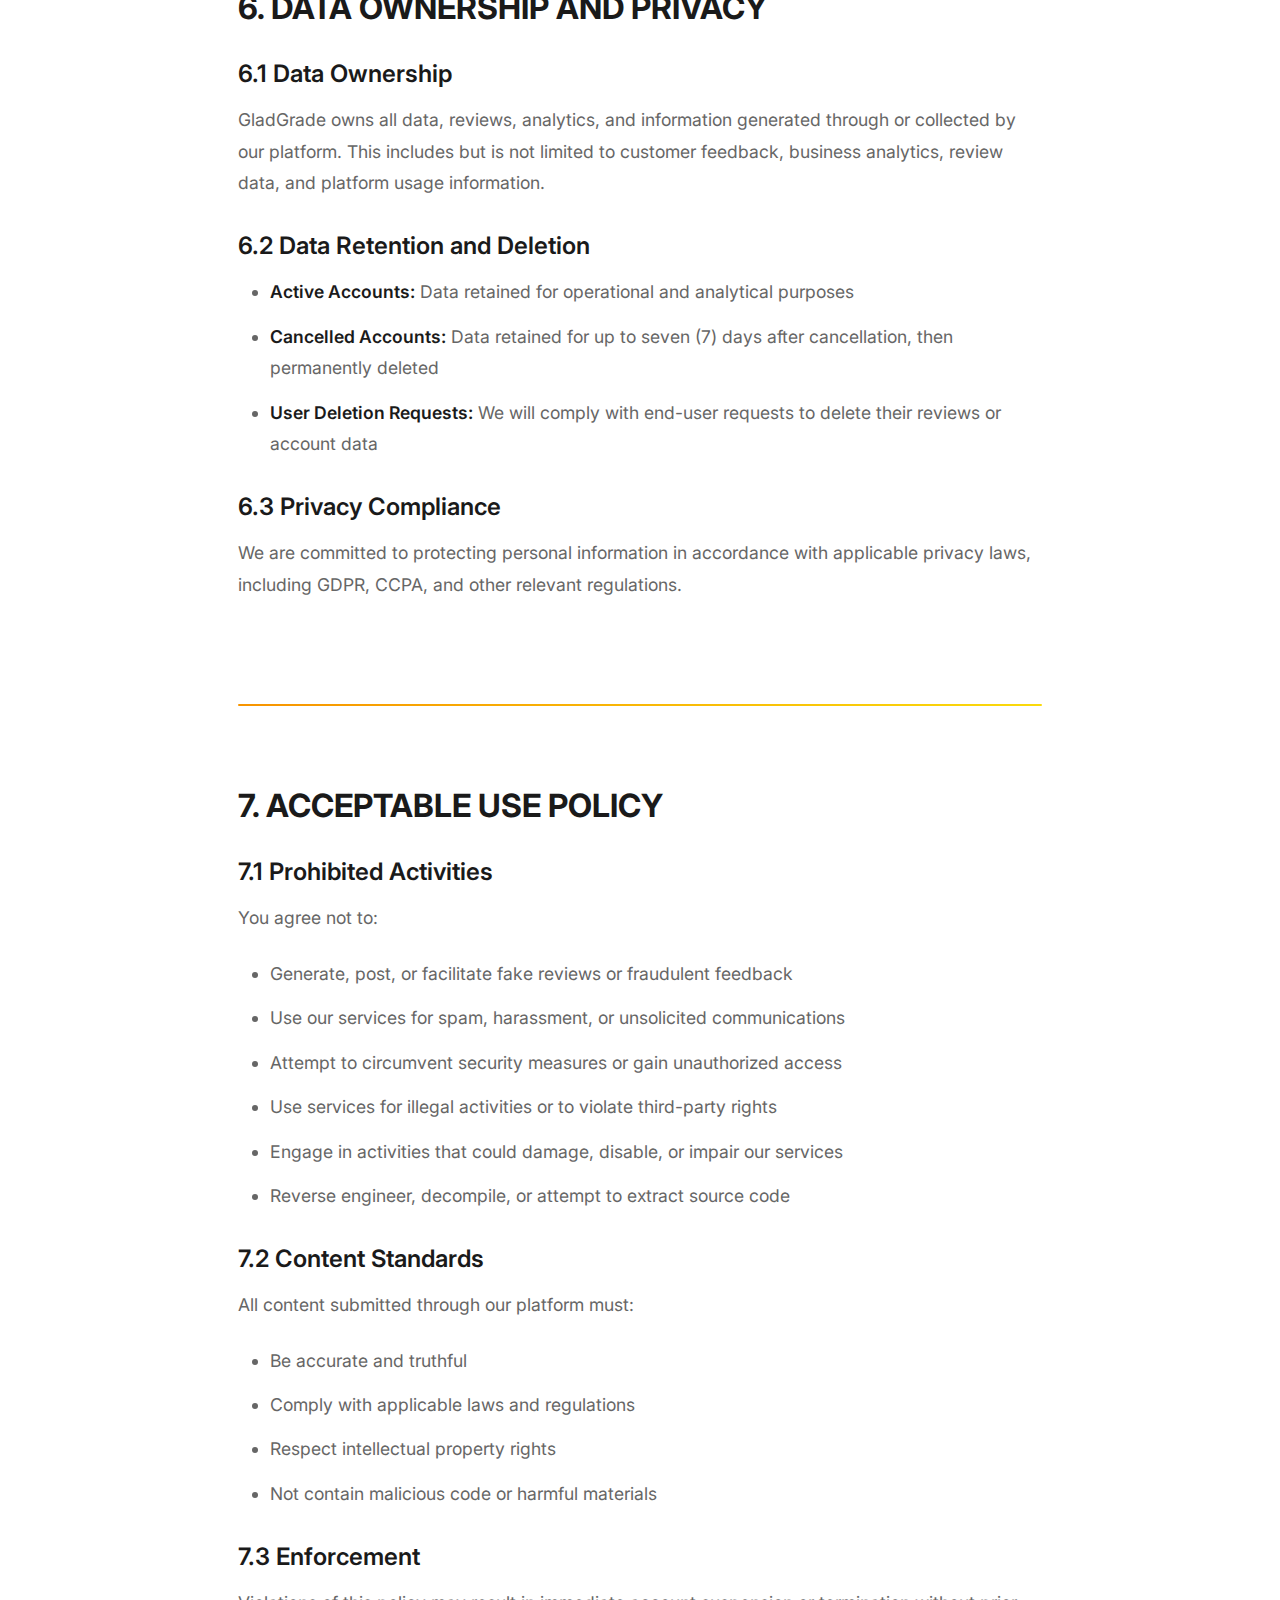
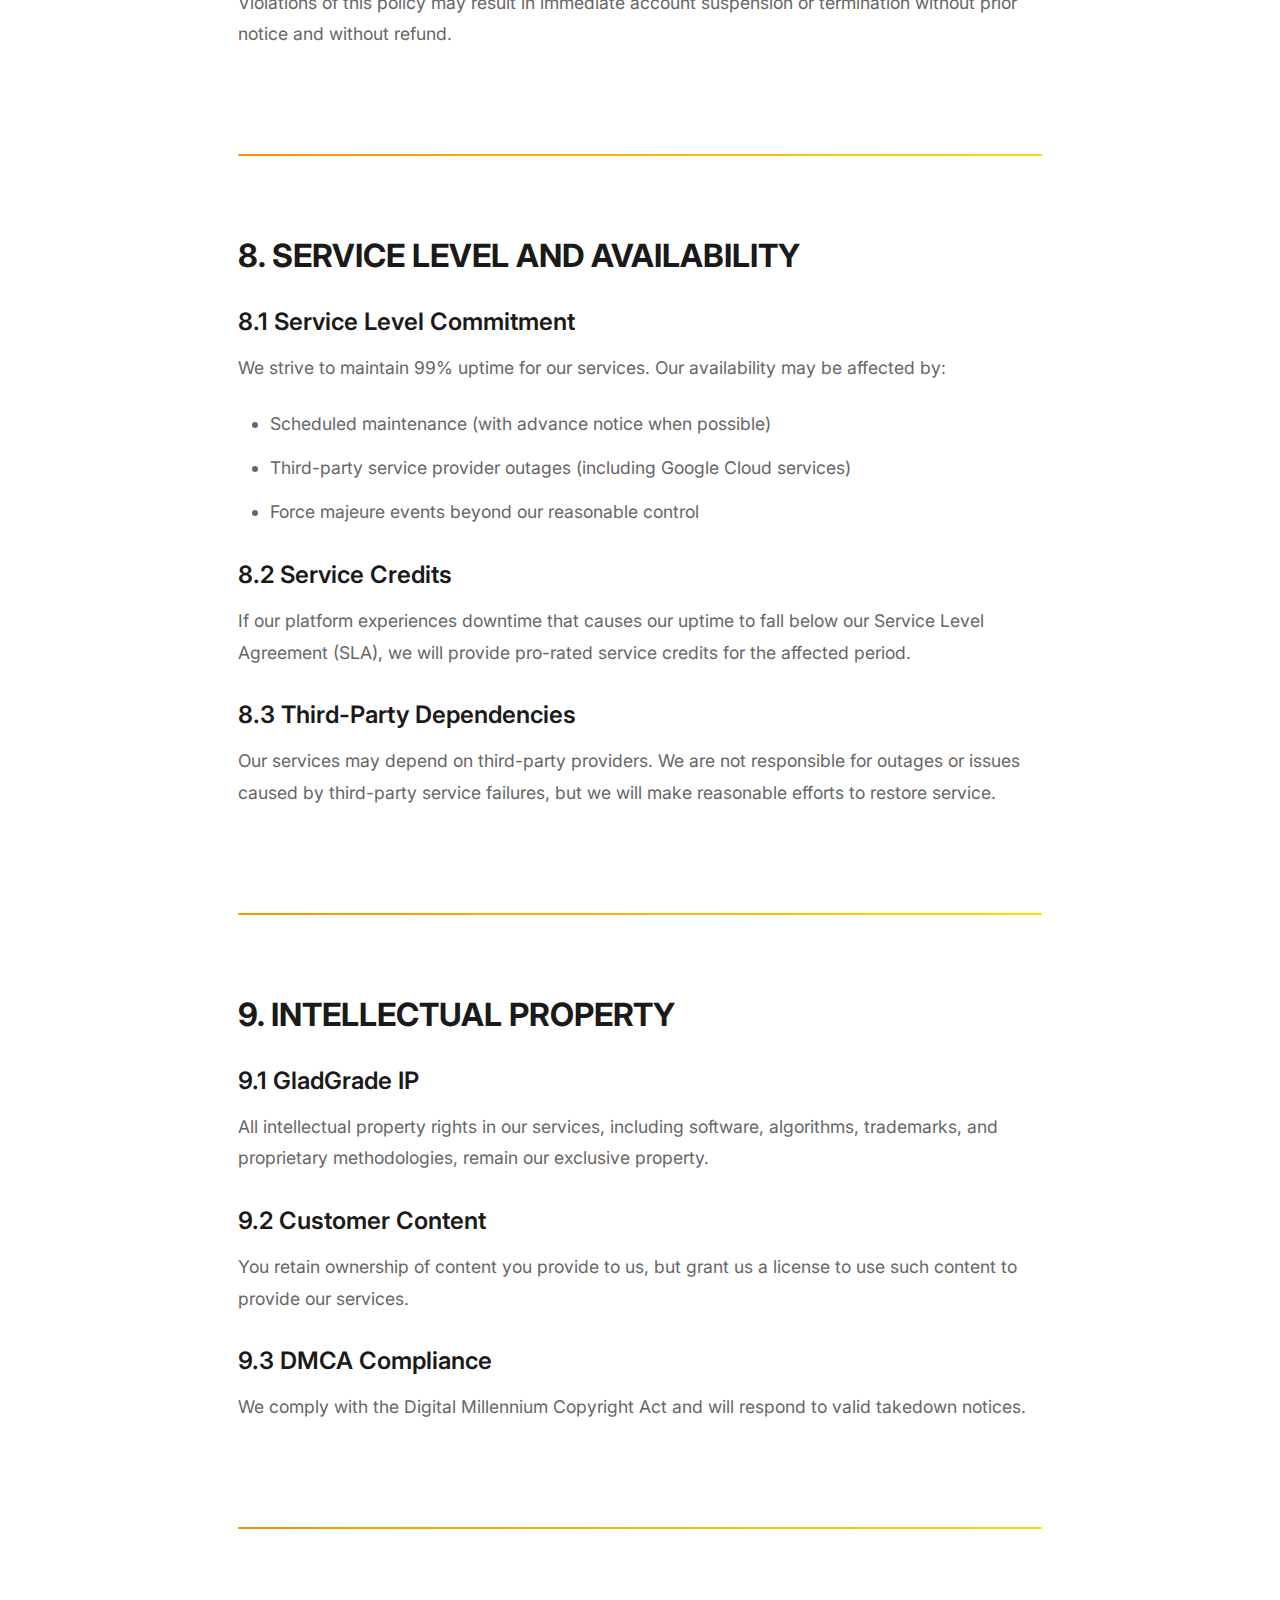
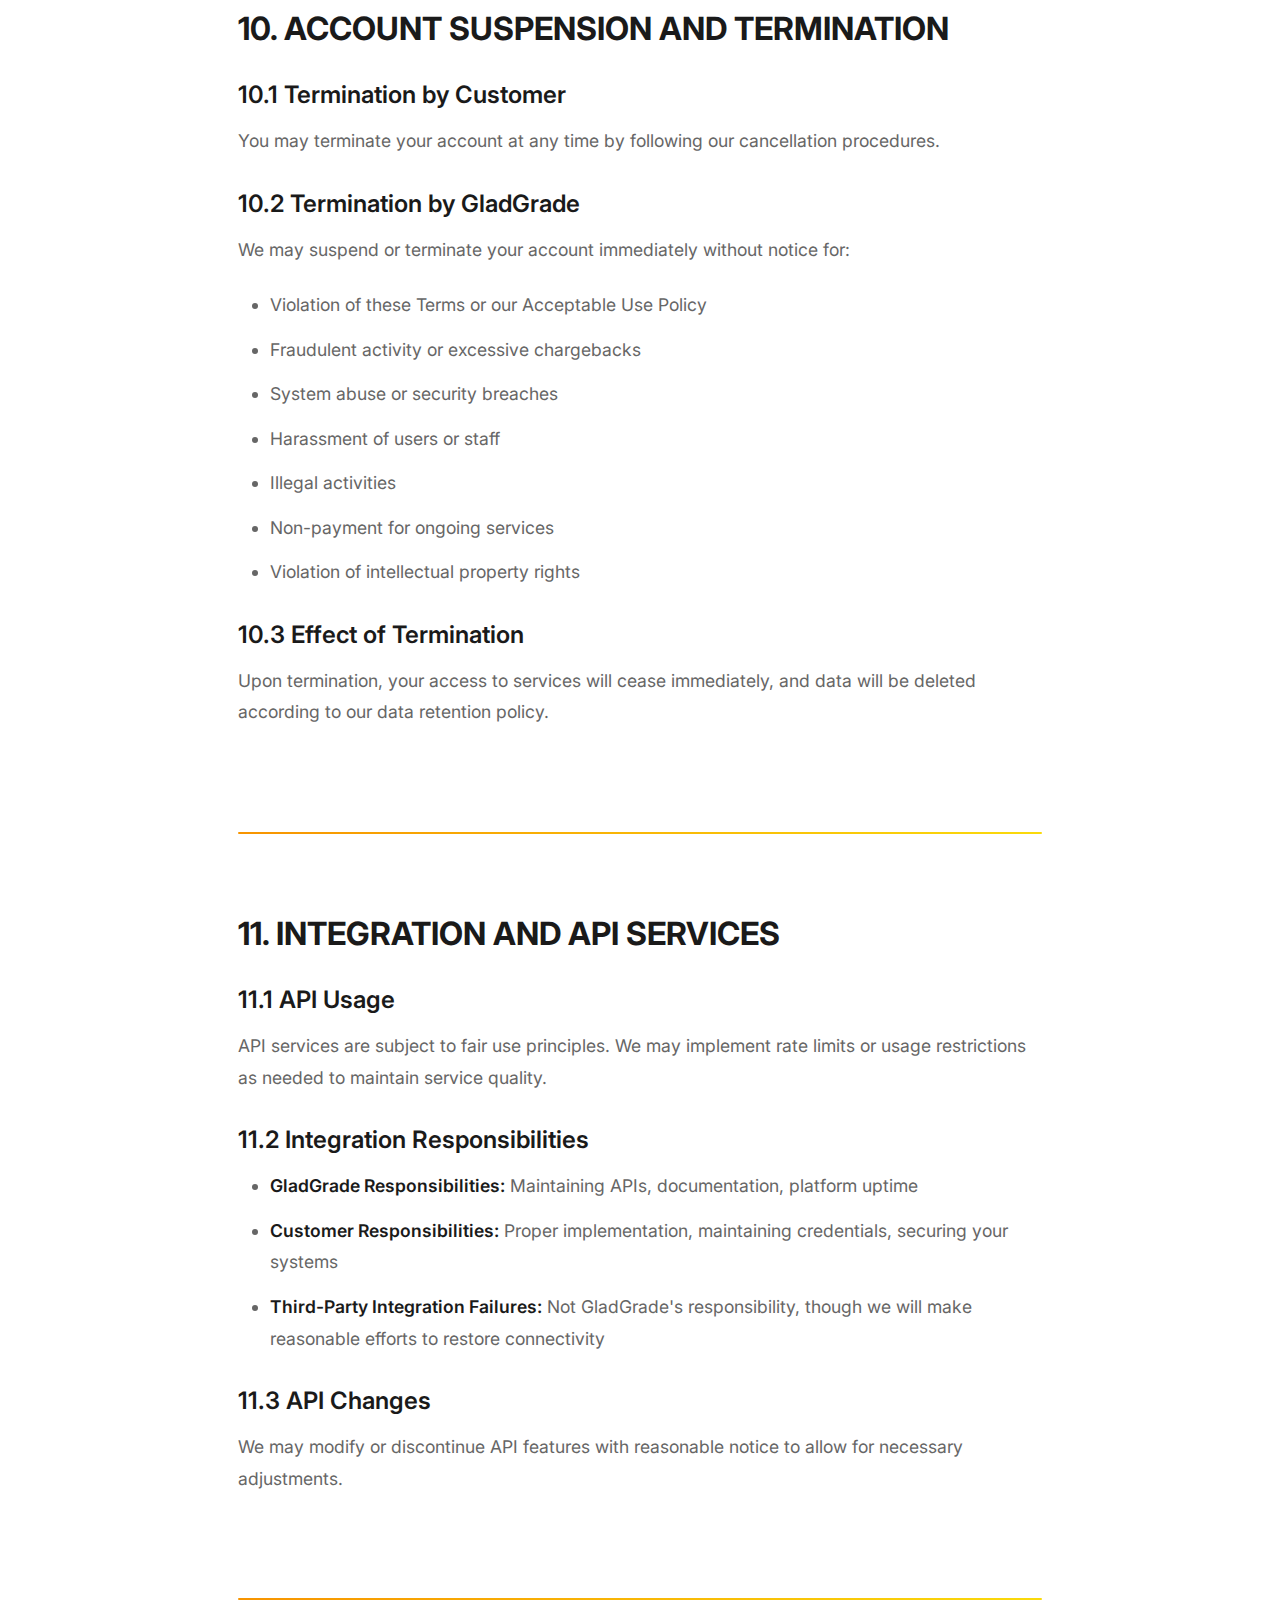
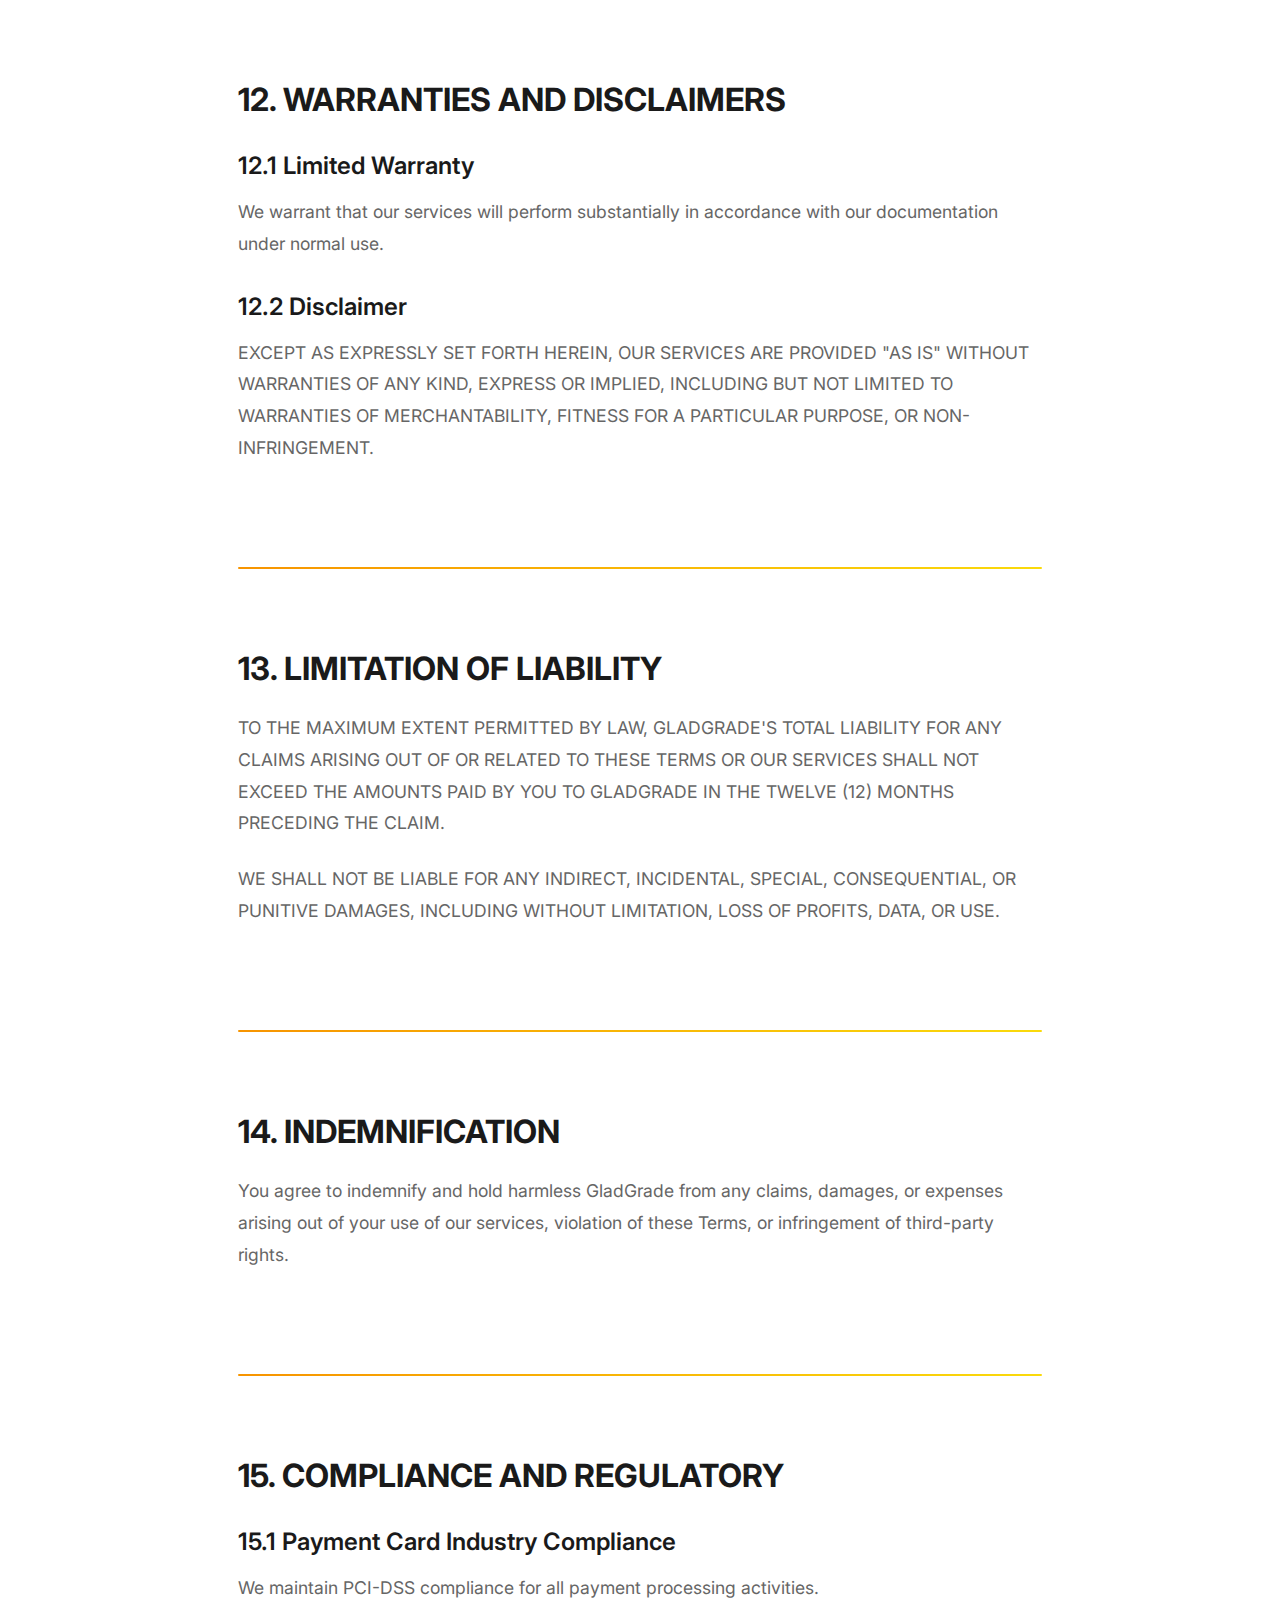
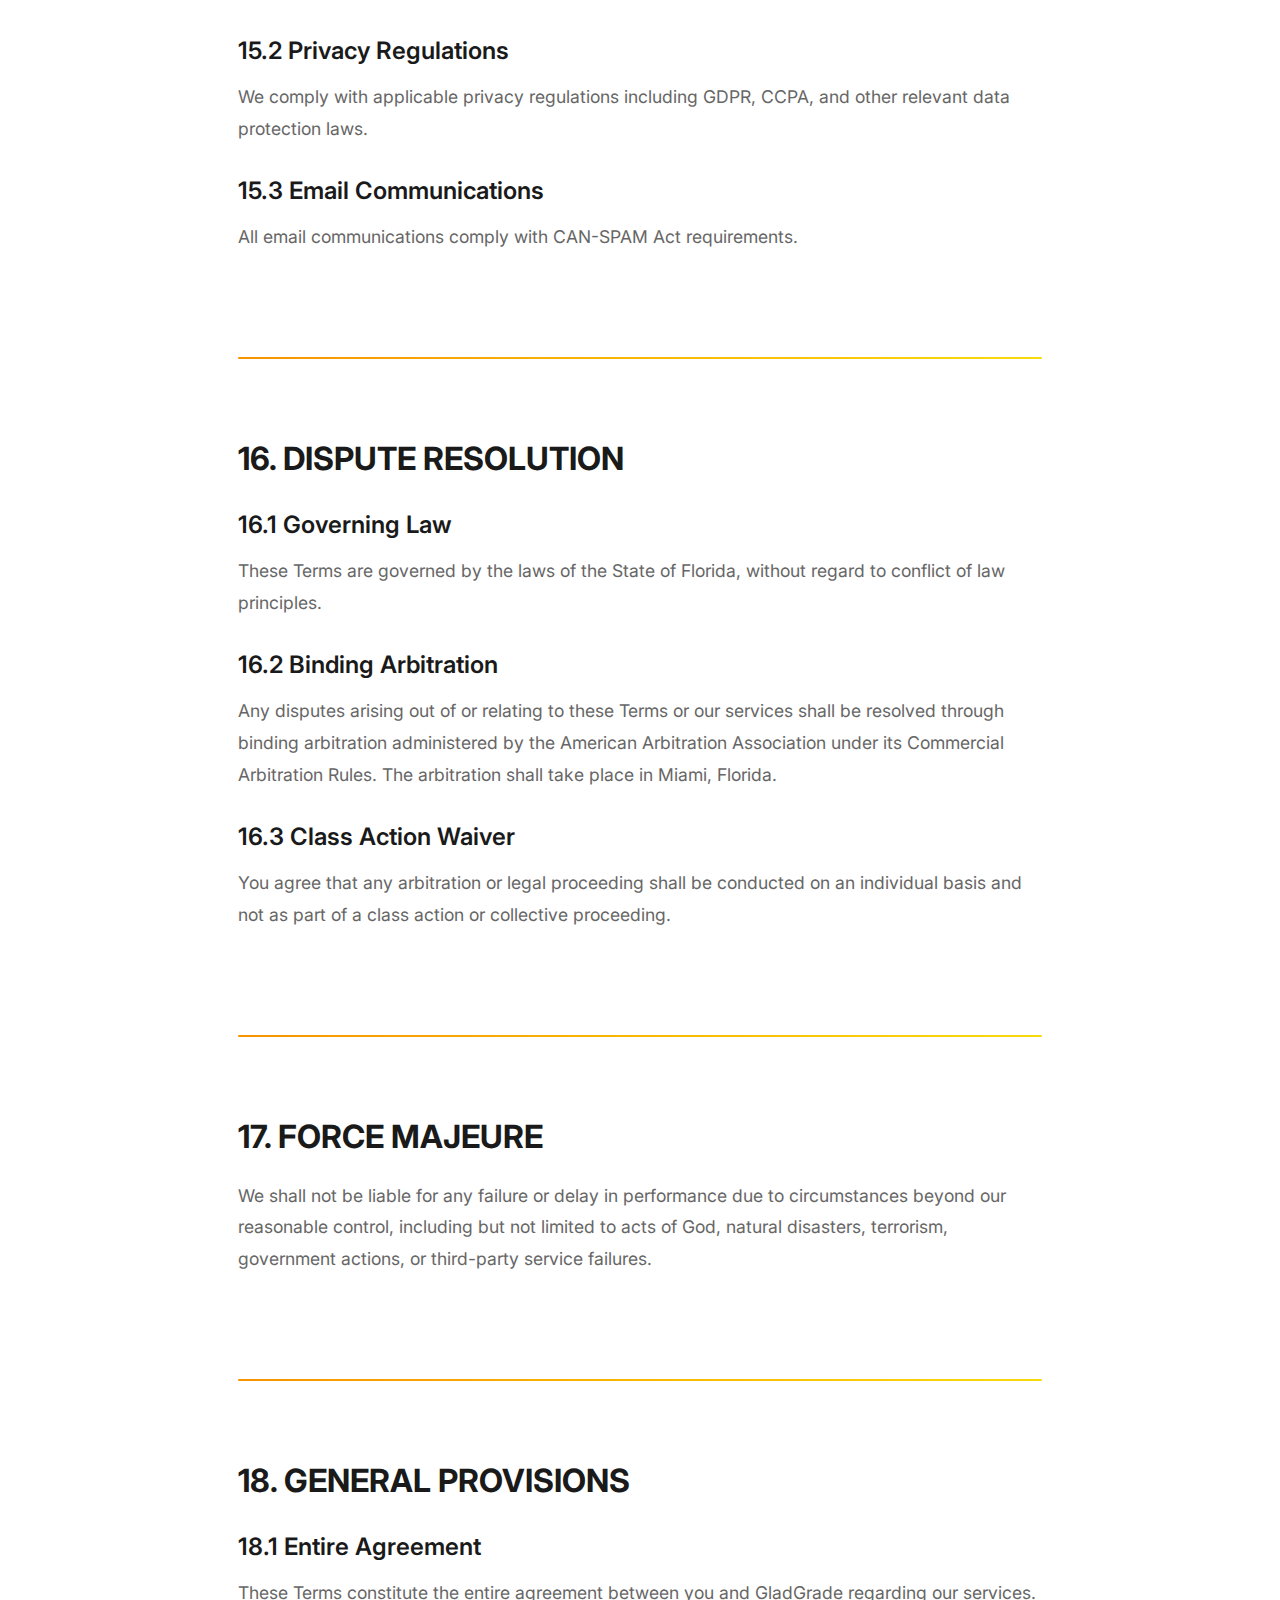
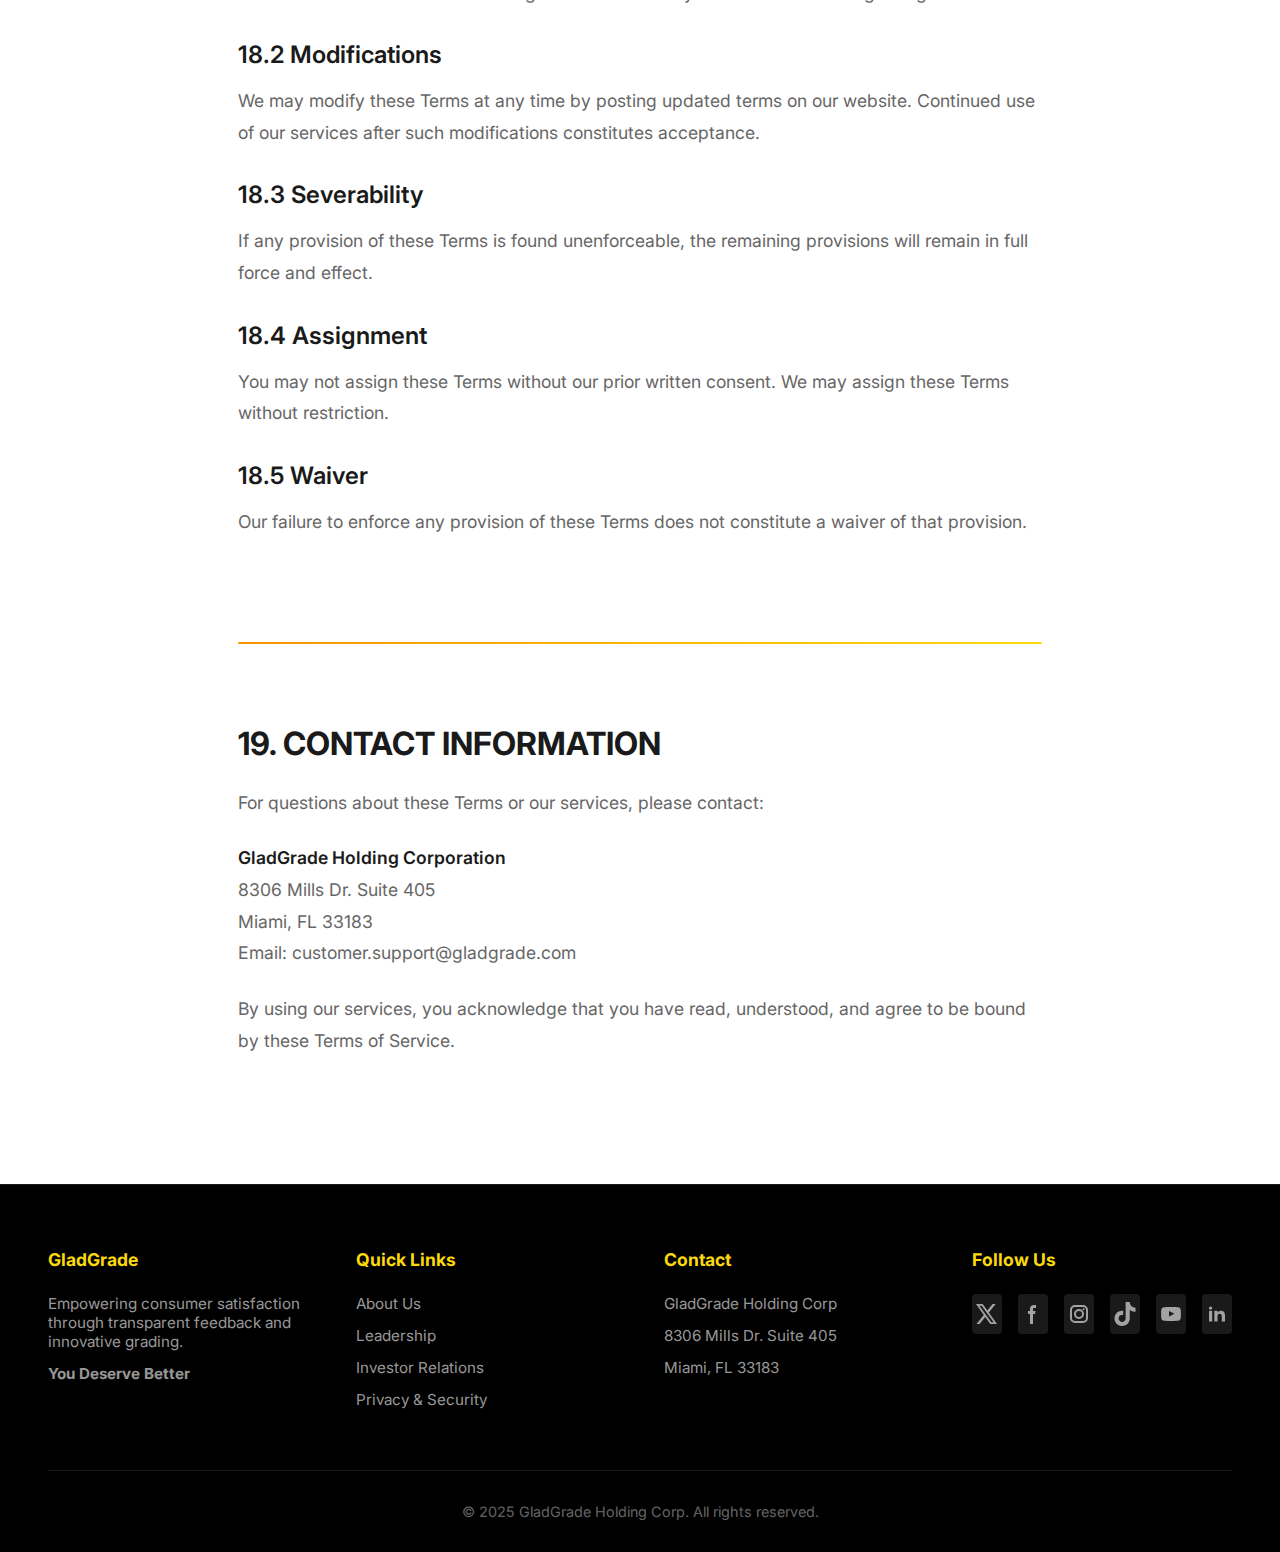
<file: client-portal-terms-and-conditions.html>
<!DOCTYPE html>
<html lang="en">
    <head>
        <!-- Google tag (gtag.js) -->
<script async src="https://www.googletagmanager.com/gtag/js?id=G-B374RF548D"></script>
<script>
  window.dataLayer = window.dataLayer || [];
  function gtag(){dataLayer.push(arguments);}
  gtag('js', new Date());

  gtag('config', 'G-B374RF548D');
</script>
        <meta charset="UTF-8">
        <meta name="viewport" content="width=device-width, initial-scale=1.0">
        
        <!-- Primary Meta Tags -->
        <title>Client Portal Terms & Conditions - GladGrade SaaS Agreement | Legal</title>
        <meta name="title" content="Client Portal Terms & Conditions - GladGrade SaaS Agreement | Legal">
        <meta name="description" content="GladGrade Client Portal Terms and Conditions - Comprehensive terms of service for GladGrade Holding Corporation SaaS services including payment terms, data ownership, service level agreements, and client responsibilities.">
        <meta name="keywords" content="GladGrade terms of service, client portal terms, SaaS terms, customer satisfaction analytics terms, GCSG terms and conditions, service agreement, API terms, data ownership policy, cancellation policy, refund policy">
        <meta name="author" content="GladGrade Holding Corporation">
        <meta name="robots" content="index, follow">
        <meta name="language" content="English">
        <meta name="revisit-after" content="30 days">
        <link rel="canonical" href="https://www.gladgrade.com/client-portal-terms-and-conditions.html">
        
        <!-- Open Graph / Facebook -->
        <meta property="og:type" content="website">
        <meta property="og:url" content="https://www.gladgrade.com/client-portal-terms-and-conditions.html">
        <meta property="og:title" content="Client Portal Terms & Conditions | GladGrade">
        <meta property="og:description" content="Review our comprehensive terms of service and client portal guidelines for GladGrade's customer satisfaction analytics platform. Updated August 20, 2025.">
        <meta property="og:image" content="https://www.gladgrade.com/images/logo-color-nobackground.png">
        <meta property="og:image:width" content="1200">
        <meta property="og:image:height" content="630">
        <meta property="og:image:alt" content="GladGrade Terms of Service">
        <meta property="og:site_name" content="GladGrade">
        <meta property="og:locale" content="en_US">
        
        <!-- Twitter -->
        <meta name="twitter:card" content="summary">
        <meta name="twitter:url" content="https://www.gladgrade.com/client-portal-terms-and-conditions.html">
        <meta name="twitter:title" content="Client Portal Terms & Conditions | GladGrade">
        <meta name="twitter:description" content="Review our comprehensive terms of service and client portal guidelines for GladGrade's customer satisfaction analytics platform.">
        <meta name="twitter:image" content="https://www.gladgrade.com/images/logo-color-nobackground.png">
        <meta name="twitter:image:alt" content="GladGrade Terms of Service">
        <meta name="twitter:site" content="@glad_grade">
        <meta name="twitter:creator" content="@glad_grade">
        
        <!-- Geo Tags -->
        <meta name="geo.region" content="US-FL">
        <meta name="geo.placename" content="Miami">
        <meta name="geo.position" content="25.7617;-80.1918">
        <meta name="ICBM" content="25.7617, -80.1918">
        
        <!-- Mobile Meta Tags -->
        <meta name="theme-color" content="#F79400">
        <meta name="mobile-web-app-capable" content="yes">
        <meta name="apple-mobile-web-app-capable" content="yes">
        <meta name="apple-mobile-web-app-status-bar-style" content="black-translucent">
        <meta name="apple-mobile-web-app-title" content="GladGrade Terms">
        
        <!-- App Links -->
        <meta property="al:ios:app_store_id" content="6737136251">
        <meta property="al:ios:app_name" content="GladGrade">
        <meta property="al:ios:url" content="gladgrade://terms">
        <meta property="al:android:package" content="com.gladgrade.gladgrade">
        <meta property="al:android:app_name" content="GladGrade">
        <meta property="al:android:url" content="gladgrade://terms">
        <meta property="al:web:url" content="https://www.gladgrade.com/client-portal-terms-and-conditions.html">
        
        <!-- Favicons -->
        <link rel="icon" type="image/png" sizes="32x32" href="images/favicon-32x32.png">
        <link rel="icon" type="image/png" sizes="16x16" href="images/favicon-16x16.png">
        <link rel="apple-touch-icon" sizes="180x180" href="images/apple-touch-icon.png">
        <link rel="manifest" href="site.webmanifest">
        
        <!-- Preconnect for Performance -->
        <link rel="preconnect" href="https://fonts.googleapis.com">
        <link rel="preconnect" href="https://fonts.gstatic.com" crossorigin>
        <link href="https://fonts.googleapis.com/css2?family=Inter:wght@300;400;500;600;700;800;900&display=swap" rel="stylesheet">
        
        <!-- Schema.org Structured Data -->
        <script type="application/ld+json">
        {
            "@context": "https://schema.org",
            "@graph": [
                {
                    "@type": "BreadcrumbList",
                    "itemListElement": [
                        {
                            "@type": "ListItem",
                            "position": 1,
                            "name": "Home",
                            "item": "https://www.gladgrade.com/"
                        },
                        {
                            "@type": "ListItem",
                            "position": 2,
                            "name": "Terms & Conditions",
                            "item": "https://www.gladgrade.com/client-portal-terms-and-conditions.html"
                        }
                    ]
                },
                {
                    "@type": "WebPage",
                    "name": "Client Portal Terms & Conditions",
                    "url": "https://www.gladgrade.com/client-portal-terms-and-conditions.html",
                    "description": "Comprehensive terms of service for GladGrade Holding Corporation SaaS services",
                    "inLanguage": "en-US",
                    "isPartOf": {
                        "@type": "WebSite",
                        "name": "GladGrade",
                        "url": "https://www.gladgrade.com"
                    },
                    "about": {
                        "@type": "Thing",
                        "name": "Terms of Service",
                        "description": "Legal agreement for GladGrade services"
                    },
                    "datePublished": "2025-01-01",
                    "dateModified": "2025-08-20"
                },
                {
                    "@type": "Organization",
                    "name": "GladGrade Holding Corporation",
                    "url": "https://www.gladgrade.com",
                    "logo": "https://www.gladgrade.com/images/logo-color-nobackground.png",
                    "description": "Customer satisfaction analytics and GCSG platform provider",
                    "address": {
                        "@type": "PostalAddress",
                        "streetAddress": "8306 Mills Dr. Suite 405",
                        "addressLocality": "Miami",
                        "addressRegion": "FL",
                        "postalCode": "33183",
                        "addressCountry": "US"
                    },
                    "contactPoint": {
                        "@type": "ContactPoint",
                        "contactType": "Customer Support",
                        "email": "customer.support@gladgrade.com"
                    },
                    "sameAs": [
                        "https://x.com/glad_grade",
                        "https://www.facebook.com/profile.php?id=61568453471966",
                        "https://www.instagram.com/gladgrade/",
                        "https://www.tiktok.com/@gladgrade",
                        "https://www.youtube.com/@GLADGRADE",
                        "https://www.linkedin.com/company/gladgrade"
                    ]
                },
                {
                    "@type": "TermsOfService",
                    "name": "GladGrade Terms of Service",
                    "url": "https://www.gladgrade.com/client-portal-terms-and-conditions.html",
                    "datePublished": "2025-01-01",
                    "dateModified": "2025-08-20",
                    "provider": {
                        "@type": "Organization",
                        "name": "GladGrade Holding Corporation"
                    },
                    "text": "Comprehensive terms of service for GladGrade SaaS platform covering account registration, payment terms, service levels, data ownership, acceptable use, and legal provisions."
                },
                {
                    "@type": "Service",
                    "name": "GladGrade SaaS Platform",
                    "description": "Software-as-a-service solutions for customer satisfaction analytics, review management, and business intelligence",
                    "provider": {
                        "@type": "Organization",
                        "name": "GladGrade Holding Corporation"
                    },
                    "termsOfService": "https://www.gladgrade.com/client-portal-terms-and-conditions.html",
                    "serviceType": "SaaS",
                    "areaServed": "Worldwide",
                    "availableChannel": {
                        "@type": "ServiceChannel",
                        "serviceUrl": "https://www.gladgrade.com",
                        "servicePhone": "Contact via email",
                        "email": "customer.support@gladgrade.com"
                    }
                },
                {
                    "@type": "FAQPage",
                    "mainEntity": [
                        {
                            "@type": "Question",
                            "name": "What services does GladGrade provide?",
                            "acceptedAnswer": {
                                "@type": "Answer",
                                "text": "GladGrade provides software-as-a-service (SaaS) solutions for customer satisfaction analytics, review management, and business intelligence. Services include consulting, dashboard & analytics, integration services, marketing & advertising, premium features, and QR code services."
                            }
                        },
                        {
                            "@type": "Question",
                            "name": "What are GladGrade's payment terms?",
                            "acceptedAnswer": {
                                "@type": "Answer",
                                "text": "All services require payment in full before activation. Services are billed monthly or annually in advance. We accept major credit cards and debit cards. Recurring services automatically renew unless cancelled before the renewal date."
                            }
                        },
                        {
                            "@type": "Question",
                            "name": "What is GladGrade's refund policy?",
                            "acceptedAnswer": {
                                "@type": "Answer",
                                "text": "Pro-rated refunds are available for prepaid services, calculated from the cancellation date. Refunds are processed within 5-10 business days after any applicable cancellation fees. Setup fees and one-time charges are non-refundable once services have been activated."
                            }
                        },
                        {
                            "@type": "Question",
                            "name": "Who owns the data on GladGrade's platform?",
                            "acceptedAnswer": {
                                "@type": "Answer",
                                "text": "GladGrade owns all data, reviews, analytics, and information generated through or collected by our platform. For active accounts, data is retained for operational and analytical purposes. For cancelled accounts, data is retained for up to 7 days, then permanently deleted."
                            }
                        },
                        {
                            "@type": "Question",
                            "name": "What is GladGrade's service level commitment?",
                            "acceptedAnswer": {
                                "@type": "Answer",
                                "text": "We strive to maintain 99% uptime for our services. If platform downtime causes uptime to fall below our Service Level Agreement (SLA), we provide pro-rated service credits for the affected period."
                            }
                        },
                        {
                            "@type": "Question",
                            "name": "Under what circumstances can GladGrade terminate my account?",
                            "acceptedAnswer": {
                                "@type": "Answer",
                                "text": "We may suspend or terminate accounts immediately for: violation of Terms or Acceptable Use Policy, fraudulent activity, system abuse, security breaches, harassment, illegal activities, non-payment, or violation of intellectual property rights."
                            }
                        },
                        {
                            "@type": "Question",
                            "name": "What law governs these terms?",
                            "acceptedAnswer": {
                                "@type": "Answer",
                                "text": "These Terms are governed by the laws of the State of Florida. Any disputes shall be resolved through binding arbitration administered by the American Arbitration Association, with arbitration taking place in Miami, Florida."
                            }
                        }
                    ]
                },
                {
                    "@type": "LegalService",
                    "name": "GladGrade Terms of Service Agreement",
                    "description": "Legal agreement governing use of GladGrade SaaS platform",
                    "provider": {
                        "@type": "Organization",
                        "name": "GladGrade Holding Corporation"
                    },
                    "serviceType": "Terms of Service",
                    "termsOfService": "https://www.gladgrade.com/client-portal-terms-and-conditions.html"
                }
            ]
        }
        </script>
        
        <style>
            * {
                margin: 0;
                padding: 0;
                box-sizing: border-box;
            }
            
            :root {
                --gold-primary: #F79400;
                --gold-light: #FADA0B;
                --gold-dark: #DB7C00;
                --text-dark: #1a1a1a;
                --text-gray: #666;
                --bg-light: #fafafa;
            }
            
            body {
                font-family: 'Inter', -apple-system, sans-serif;
                overflow-x: hidden;
                background: #ffffff;
                color: var(--text-dark);
            }
            
            /* Navigation */
            header {
                position: fixed;
                top: 0;
                width: 100%;
                z-index: 1000;
                background: rgba(0, 0, 0, 0.95);
                backdrop-filter: blur(20px);
                border-bottom: 1px solid rgba(247, 148, 0, 0.1);
            }
            
            .header-container {
                max-width: 1600px;
                margin: 0 auto;
                padding: 1.2rem 3rem;
                display: flex;
                justify-content: space-between;
                align-items: center;
            }
            
            .logo-container {
                display: flex;
                align-items: center;
                gap: 0.8rem;
                text-decoration: none;
            }
            
            .logo {
                width: 45px;
                height: 45px;
                border-radius: 8px;
            }
            
            .logo-text {
                font-size: 1.5rem;
                font-weight: 800;
                color: #fff;
                letter-spacing: -0.5px;
            }
            
            .tagline {
                font-size: 0.7rem;
                color: var(--gold-light);
                font-weight: 400;
                letter-spacing: 0.5px;
            }
            
            nav ul {
                display: flex;
                gap: 2.5rem;
                list-style: none;
                align-items: center;
            }
            
            nav a {
                color: rgba(255, 255, 255, 0.8);
                text-decoration: none;
                font-weight: 500;
                font-size: 0.95rem;
                transition: color 0.2s;
            }
            
            nav a:hover {
                color: var(--gold-light);
            }
            
            .menu-toggle {
                display: none;
                background: none;
                border: none;
                color: #fff;
                font-size: 1.5rem;
                cursor: pointer;
            }
            
            /* Hero Section */
            .page-hero {
                margin-top: 70px;
                padding: 100px 3rem 80px;
                background: linear-gradient(135deg, var(--gold-primary) 0%, var(--gold-light) 100%);
                text-align: center;
                position: relative;
            }
            
            .page-hero::after {
                content: '';
                position: absolute;
                bottom: 0;
                left: 0;
                right: 0;
                height: 5px;
                background: linear-gradient(90deg, var(--gold-primary), var(--gold-light), var(--gold-primary));
            }
            
            .page-hero h1 {
                font-size: 4rem;
                font-weight: 900;
                color: #000;
                margin-bottom: 1rem;
                letter-spacing: -2px;
            }
            
            .page-hero p {
                font-size: 1.3rem;
                color: rgba(0, 0, 0, 0.7);
                font-weight: 500;
                letter-spacing: 0.5px;
            }
            
            /* Content Sections */
            .content-wrapper {
                max-width: 900px;
                margin: 0 auto;
                padding: 0 3rem;
            }
            
            .content-block {
                padding: 40px 0;
                text-align: left;
            }
            
            .content-block h2 {
                font-size: 2rem;
                font-weight: 700;
                margin-bottom: 1.5rem;
                color: var(--text-dark);
            }
            
            .content-block h3 {
                font-size: 1.5rem;
                font-weight: 600;
                margin-top: 2rem;
                margin-bottom: 1rem;
                color: var(--text-dark);
            }
            
            .content-block p {
                font-size: 1.1rem;
                color: var(--text-gray);
                line-height: 1.8;
                margin-bottom: 1.5rem;
            }
            
            .content-block ul {
                margin-left: 2rem;
                margin-bottom: 1.5rem;
            }
            
            .content-block li {
                font-size: 1.1rem;
                color: var(--text-gray);
                line-height: 1.8;
                margin-bottom: 0.8rem;
            }
            
            .content-block strong {
                color: var(--text-dark);
                font-weight: 600;
            }
            
            .section-divider {
                height: 2px;
                background: linear-gradient(90deg, var(--gold-primary), var(--gold-light));
                margin: 40px 0;
                border-radius: 1px;
            }
            
            .info-box {
                background: var(--bg-light);
                padding: 2rem;
                border-radius: 8px;
                border-left: 4px solid var(--gold-primary);
                margin: 2rem 0;
            }
            
            .info-box p {
                margin-bottom: 0.5rem;
            }
            
            /* Footer */
            footer {
                background: #000;
                color: #ffffff;
                padding: 4rem 3rem 2rem;
                border-top: 1px solid rgba(255, 255, 255, 0.1);
                margin-top: 4rem;
            }
            
            .footer-content {
                max-width: 1600px;
                margin: 0 auto;
                display: grid;
                grid-template-columns: repeat(auto-fit, minmax(250px, 1fr));
                gap: 3rem;
                margin-bottom: 3rem;
            }
            
            .footer-section h3 {
                color: var(--gold-light);
                margin-bottom: 1.5rem;
                font-size: 1.1rem;
                font-weight: 700;
            }
            
            .footer-section p,
            .footer-section a {
                color: rgba(255, 255, 255, 0.6);
                text-decoration: none;
                display: block;
                margin-bottom: 0.8rem;
                transition: color 0.3s;
                font-size: 0.95rem;
            }
            
            .footer-section a:hover {
                color: var(--gold-light);
            }
            
            .social-links {
                display: flex;
                gap: 1rem;
                margin-top: 1.5rem;
            }
            
            .social-links a {
                width: 40px;
                height: 40px;
                display: flex;
                align-items: center;
                justify-content: center;
                background: rgba(255, 255, 255, 0.1);
                border-radius: 4px;
                transition: all 0.3s;
            }
            
            .social-links a:hover {
                background: var(--gold-primary);
            }
            
            .footer-bottom {
                text-align: center;
                padding-top: 2rem;
                border-top: 1px solid rgba(255, 255, 255, 0.1);
                color: rgba(255, 255, 255, 0.4);
                font-size: 0.9rem;
            }
            
            /* Mobile Responsive */
            @media (max-width: 768px) {
                .header-container {
                    padding: 1rem 1.5rem;
                }
                
                nav ul {
                    display: none;
                    flex-direction: column;
                    position: absolute;
                    top: 100%;
                    left: 0;
                    right: 0;
                    background: rgba(0, 0, 0, 0.98);
                    padding: 2rem 1.5rem;
                    gap: 1.5rem;
                }
                
                nav ul.active {
                    display: flex;
                }
                
                .menu-toggle {
                    display: block;
                }
                
                .page-hero {
                    padding: 80px 1.5rem 60px;
                }
                
                .page-hero h1 {
                    font-size: 2.5rem;
                }
                
                .page-hero p {
                    font-size: 1.1rem;
                }
                
                .content-wrapper {
                    padding: 0 1.5rem;
                }
                
                .content-block {
                    padding: 30px 0;
                }
                
                .content-block h2 {
                    font-size: 1.75rem;
                }
                
                .content-block h3 {
                    font-size: 1.3rem;
                }
                
                .content-block p,
                .content-block li {
                    font-size: 1rem;
                }
            }
        </style>
    </head>
<body>
    <header>
        <div class="header-container">
            <a href="index.html" class="logo-container">
                <img src="images/logo-color-nobackground.png" alt="GladGrade Logo" class="logo">
                <div>
                    <div class="logo-text">GladGrade</div>
                    <div class="tagline">You Deserve Better</div>
                </div>
            </a>
            <button class="menu-toggle" onclick="toggleMenu()">☰</button>
            <nav>
                <ul id="nav-menu">
                    <li><a href="index.html">Home</a></li>
                    <li><a href="about.html">About</a></li>
                    <li><a href="investor-relations.html">Investors</a></li>
                    <li><a href="privacy-and-security.html">Privacy</a></li>
                </ul>
            </nav>
        </div>
    </header>

    <section class="page-hero">
        <h1>Client Portal - Terms & Conditions</h1>
        <p>TERMS OF SERVICE - GladGrade Holding Corporation</p>
    </section>

    <div class="content-wrapper">
        <div class="info-box">
            <p><strong>Effective Date:</strong> Jan 01, 2025</p>
            <p><strong>Last Updated:</strong> Aug 20, 2025</p>
        </div>

        <div class="content-block">
            <h2>1. ACCEPTANCE OF TERMS</h2>
            <p>By accessing or using any services provided by GladGrade Holding Corporation ("GladGrade," "we," "us," or "our"), you ("Customer," "you," or "your") agree to be bound by these Terms of Service ("Terms"). If you are entering into these Terms on behalf of a company or other legal entity, you represent that you have the authority to bind such entity to these Terms.</p>
            
            <h3>Company Information:</h3>
            <ul>
                <li><strong>Legal Entity:</strong> GladGrade Holding Corporation</li>
                <li><strong>Address:</strong> 8306 Mills Dr. Suite 405, Miami, FL 33183</li>
                <li><strong>Customer Support:</strong> customer.support@gladgrade.com</li>
            </ul>
        </div>

        <div class="section-divider"></div>

        <div class="content-block">
            <h2>2. DESCRIPTION OF SERVICES</h2>
            <p>GladGrade provides software-as-a-service (SaaS) solutions for customer satisfaction analytics, review management, and business intelligence. Our services include but are not limited to:</p>
            <ul>
                <li><strong>Consulting Services:</strong> Business consultation, custom reports, data analytics</li>
                <li><strong>Dashboard & Analytics:</strong> Business metrics and customer feedback overview tools</li>
                <li><strong>Integration Services:</strong> API access and third-party system integrations</li>
                <li><strong>Marketing & Advertising:</strong> Social media integration, sponsored listings, advertising campaigns</li>
                <li><strong>Premium Features:</strong> Custom dashboards, branded surveys, competitor analysis</li>
                <li><strong>QR Code Services:</strong> QR code generation and management tools</li>
            </ul>

            <h3>2.1 Service Categories and Tiers</h3>
            <p>Services are offered in different tiers (Tier 1, Tier 2, Tier 3) and categories (Standard, Premium, Enterprise, Add-on) with varying features, pricing, and service levels as detailed in our current service catalog.</p>

            <h3>2.2 Free Services</h3>
            <p>Certain services may be offered at no charge ("Freemium Services"). These free services are provided "as-is" and may have limited features, support, or availability compared to paid services.</p>
        </div>

        <div class="section-divider"></div>

        <div class="content-block">
            <h2>3. ACCOUNT REGISTRATION AND ELIGIBILITY</h2>
            
            <h3>3.1 Account Creation</h3>
            <p>To use our services, you must create an account by providing accurate, current, and complete information. You are responsible for maintaining the confidentiality of your account credentials and for all activities under your account.</p>

            <h3>3.2 Eligibility</h3>
            <p>You must be at least 18 years old and have the legal capacity to enter into contracts. If you are using our services on behalf of a business, you represent that you are authorized to bind that business to these Terms.</p>

            <h3>3.3 Account Verification</h3>
            <p>We may require verification of your business information before activating certain services. Verification typically occurs within 24-72 hours of account creation.</p>
        </div>

        <div class="section-divider"></div>

        <div class="content-block">
            <h2>4. PAYMENT TERMS AND BILLING</h2>
            
            <h3>4.1 Payment Required Before Service</h3>
            <p>All services require payment in full before activation. This applies to setup fees, monthly recurring charges, and one-time payments.</p>

            <h3>4.2 Billing Cycles</h3>
            <ul>
                <li><strong>On-Demand Services:</strong> Payment processed within 24 hours of service request</li>
                <li><strong>Monthly Services:</strong> Billed monthly in advance</li>
                <li><strong>Annual Services:</strong> Billed annually in advance</li>
                <li><strong>Setup Fees:</strong> One-time charges due before service activation</li>
            </ul>

            <h3>4.3 Payment Methods</h3>
            <p>We accept major credit cards, debit cards, and other payment methods as available through our payment processors. All payments are processed in U.S. Dollars.</p>

            <h3>4.4 Automatic Renewal</h3>
            <p>Recurring services automatically renew at the end of each billing period unless cancelled before the renewal date. You authorize us to charge your payment method for renewal fees.</p>

            <h3>4.5 Price Changes</h3>
            <p>We may modify our pricing with thirty (30) days' written notice. Price changes will take effect at your next billing cycle. Continued use of services after notice constitutes acceptance of new pricing.</p>

            <h3>4.6 Taxes</h3>
            <p>You are responsible for all applicable taxes, duties, and governmental charges related to your use of our services.</p>
        </div>

        <div class="section-divider"></div>

        <div class="content-block">
            <h2>5. CANCELLATION AND REFUNDS</h2>
            
            <h3>5.1 Cancellation Policy</h3>
            <p>You may cancel your services at any time by contacting customer support. Cancellation takes effect immediately upon processing.</p>

            <h3>5.2 Refund Policy</h3>
            <ul>
                <li><strong>Pro-rated Refunds:</strong> Available for prepaid services, calculated from cancellation date</li>
                <li><strong>Cancellation Fees:</strong> May apply as specified in your service agreement and vary by service type</li>
                <li><strong>Refund Timeline:</strong> Refunds processed within 5-10 business days after cancellation fees (if applicable)</li>
                <li><strong>Refund Eligibility:</strong> Refunds must be requested within the current service period</li>
            </ul>

            <h3>5.3 No Refunds for Setup Fees</h3>
            <p>Setup fees and one-time charges are non-refundable once services have been activated.</p>
        </div>

        <div class="section-divider"></div>

        <div class="content-block">
            <h2>6. DATA OWNERSHIP AND PRIVACY</h2>
            
            <h3>6.1 Data Ownership</h3>
            <p>GladGrade owns all data, reviews, analytics, and information generated through or collected by our platform. This includes but is not limited to customer feedback, business analytics, review data, and platform usage information.</p>

            <h3>6.2 Data Retention and Deletion</h3>
            <ul>
                <li><strong>Active Accounts:</strong> Data retained for operational and analytical purposes</li>
                <li><strong>Cancelled Accounts:</strong> Data retained for up to seven (7) days after cancellation, then permanently deleted</li>
                <li><strong>User Deletion Requests:</strong> We will comply with end-user requests to delete their reviews or account data</li>
            </ul>

            <h3>6.3 Privacy Compliance</h3>
            <p>We are committed to protecting personal information in accordance with applicable privacy laws, including GDPR, CCPA, and other relevant regulations.</p>
        </div>

        <div class="section-divider"></div>

        <div class="content-block">
            <h2>7. ACCEPTABLE USE POLICY</h2>
            
            <h3>7.1 Prohibited Activities</h3>
            <p>You agree not to:</p>
            <ul>
                <li>Generate, post, or facilitate fake reviews or fraudulent feedback</li>
                <li>Use our services for spam, harassment, or unsolicited communications</li>
                <li>Attempt to circumvent security measures or gain unauthorized access</li>
                <li>Use services for illegal activities or to violate third-party rights</li>
                <li>Engage in activities that could damage, disable, or impair our services</li>
                <li>Reverse engineer, decompile, or attempt to extract source code</li>
            </ul>

            <h3>7.2 Content Standards</h3>
            <p>All content submitted through our platform must:</p>
            <ul>
                <li>Be accurate and truthful</li>
                <li>Comply with applicable laws and regulations</li>
                <li>Respect intellectual property rights</li>
                <li>Not contain malicious code or harmful materials</li>
            </ul>

            <h3>7.3 Enforcement</h3>
            <p>Violations of this policy may result in immediate account suspension or termination without prior notice and without refund.</p>
        </div>

        <div class="section-divider"></div>

        <div class="content-block">
            <h2>8. SERVICE LEVEL AND AVAILABILITY</h2>
            
            <h3>8.1 Service Level Commitment</h3>
            <p>We strive to maintain 99% uptime for our services. Our availability may be affected by:</p>
            <ul>
                <li>Scheduled maintenance (with advance notice when possible)</li>
                <li>Third-party service provider outages (including Google Cloud services)</li>
                <li>Force majeure events beyond our reasonable control</li>
            </ul>

            <h3>8.2 Service Credits</h3>
            <p>If our platform experiences downtime that causes our uptime to fall below our Service Level Agreement (SLA), we will provide pro-rated service credits for the affected period.</p>

            <h3>8.3 Third-Party Dependencies</h3>
            <p>Our services may depend on third-party providers. We are not responsible for outages or issues caused by third-party service failures, but we will make reasonable efforts to restore service.</p>
        </div>

        <div class="section-divider"></div>

        <div class="content-block">
            <h2>9. INTELLECTUAL PROPERTY</h2>
            
            <h3>9.1 GladGrade IP</h3>
            <p>All intellectual property rights in our services, including software, algorithms, trademarks, and proprietary methodologies, remain our exclusive property.</p>

            <h3>9.2 Customer Content</h3>
            <p>You retain ownership of content you provide to us, but grant us a license to use such content to provide our services.</p>

            <h3>9.3 DMCA Compliance</h3>
            <p>We comply with the Digital Millennium Copyright Act and will respond to valid takedown notices.</p>
        </div>

        <div class="section-divider"></div>

        <div class="content-block">
            <h2>10. ACCOUNT SUSPENSION AND TERMINATION</h2>
            
            <h3>10.1 Termination by Customer</h3>
            <p>You may terminate your account at any time by following our cancellation procedures.</p>

            <h3>10.2 Termination by GladGrade</h3>
            <p>We may suspend or terminate your account immediately without notice for:</p>
            <ul>
                <li>Violation of these Terms or our Acceptable Use Policy</li>
                <li>Fraudulent activity or excessive chargebacks</li>
                <li>System abuse or security breaches</li>
                <li>Harassment of users or staff</li>
                <li>Illegal activities</li>
                <li>Non-payment for ongoing services</li>
                <li>Violation of intellectual property rights</li>
            </ul>

            <h3>10.3 Effect of Termination</h3>
            <p>Upon termination, your access to services will cease immediately, and data will be deleted according to our data retention policy.</p>
        </div>

        <div class="section-divider"></div>

        <div class="content-block">
            <h2>11. INTEGRATION AND API SERVICES</h2>
            
            <h3>11.1 API Usage</h3>
            <p>API services are subject to fair use principles. We may implement rate limits or usage restrictions as needed to maintain service quality.</p>

            <h3>11.2 Integration Responsibilities</h3>
            <ul>
                <li><strong>GladGrade Responsibilities:</strong> Maintaining APIs, documentation, platform uptime</li>
                <li><strong>Customer Responsibilities:</strong> Proper implementation, maintaining credentials, securing your systems</li>
                <li><strong>Third-Party Integration Failures:</strong> Not GladGrade's responsibility, though we will make reasonable efforts to restore connectivity</li>
            </ul>

            <h3>11.3 API Changes</h3>
            <p>We may modify or discontinue API features with reasonable notice to allow for necessary adjustments.</p>
        </div>

        <div class="section-divider"></div>

        <div class="content-block">
            <h2>12. WARRANTIES AND DISCLAIMERS</h2>
            
            <h3>12.1 Limited Warranty</h3>
            <p>We warrant that our services will perform substantially in accordance with our documentation under normal use.</p>

            <h3>12.2 Disclaimer</h3>
            <p>EXCEPT AS EXPRESSLY SET FORTH HEREIN, OUR SERVICES ARE PROVIDED "AS IS" WITHOUT WARRANTIES OF ANY KIND, EXPRESS OR IMPLIED, INCLUDING BUT NOT LIMITED TO WARRANTIES OF MERCHANTABILITY, FITNESS FOR A PARTICULAR PURPOSE, OR NON-INFRINGEMENT.</p>
        </div>

        <div class="section-divider"></div>

        <div class="content-block">
            <h2>13. LIMITATION OF LIABILITY</h2>
            <p>TO THE MAXIMUM EXTENT PERMITTED BY LAW, GLADGRADE'S TOTAL LIABILITY FOR ANY CLAIMS ARISING OUT OF OR RELATED TO THESE TERMS OR OUR SERVICES SHALL NOT EXCEED THE AMOUNTS PAID BY YOU TO GLADGRADE IN THE TWELVE (12) MONTHS PRECEDING THE CLAIM.</p>
            <p>WE SHALL NOT BE LIABLE FOR ANY INDIRECT, INCIDENTAL, SPECIAL, CONSEQUENTIAL, OR PUNITIVE DAMAGES, INCLUDING WITHOUT LIMITATION, LOSS OF PROFITS, DATA, OR USE.</p>
        </div>

        <div class="section-divider"></div>

        <div class="content-block">
            <h2>14. INDEMNIFICATION</h2>
            <p>You agree to indemnify and hold harmless GladGrade from any claims, damages, or expenses arising out of your use of our services, violation of these Terms, or infringement of third-party rights.</p>
        </div>

        <div class="section-divider"></div>

        <div class="content-block">
            <h2>15. COMPLIANCE AND REGULATORY</h2>
            
            <h3>15.1 Payment Card Industry Compliance</h3>
            <p>We maintain PCI-DSS compliance for all payment processing activities.</p>

            <h3>15.2 Privacy Regulations</h3>
            <p>We comply with applicable privacy regulations including GDPR, CCPA, and other relevant data protection laws.</p>

            <h3>15.3 Email Communications</h3>
            <p>All email communications comply with CAN-SPAM Act requirements.</p>
        </div>

        <div class="section-divider"></div>

        <div class="content-block">
            <h2>16. DISPUTE RESOLUTION</h2>
            
            <h3>16.1 Governing Law</h3>
            <p>These Terms are governed by the laws of the State of Florida, without regard to conflict of law principles.</p>

            <h3>16.2 Binding Arbitration</h3>
            <p>Any disputes arising out of or relating to these Terms or our services shall be resolved through binding arbitration administered by the American Arbitration Association under its Commercial Arbitration Rules. The arbitration shall take place in Miami, Florida.</p>

            <h3>16.3 Class Action Waiver</h3>
            <p>You agree that any arbitration or legal proceeding shall be conducted on an individual basis and not as part of a class action or collective proceeding.</p>
        </div>

        <div class="section-divider"></div>

        <div class="content-block">
            <h2>17. FORCE MAJEURE</h2>
            <p>We shall not be liable for any failure or delay in performance due to circumstances beyond our reasonable control, including but not limited to acts of God, natural disasters, terrorism, government actions, or third-party service failures.</p>
        </div>

        <div class="section-divider"></div>

        <div class="content-block">
            <h2>18. GENERAL PROVISIONS</h2>
            
            <h3>18.1 Entire Agreement</h3>
            <p>These Terms constitute the entire agreement between you and GladGrade regarding our services.</p>

            <h3>18.2 Modifications</h3>
            <p>We may modify these Terms at any time by posting updated terms on our website. Continued use of our services after such modifications constitutes acceptance.</p>

            <h3>18.3 Severability</h3>
            <p>If any provision of these Terms is found unenforceable, the remaining provisions will remain in full force and effect.</p>

            <h3>18.4 Assignment</h3>
            <p>You may not assign these Terms without our prior written consent. We may assign these Terms without restriction.</p>

            <h3>18.5 Waiver</h3>
            <p>Our failure to enforce any provision of these Terms does not constitute a waiver of that provision.</p>
        </div>

        <div class="section-divider"></div>

        <div class="content-block">
            <h2>19. CONTACT INFORMATION</h2>
            <p>For questions about these Terms or our services, please contact:</p>
            <p><strong>GladGrade Holding Corporation</strong><br>
            8306 Mills Dr. Suite 405<br>
            Miami, FL 33183<br>
            Email: customer.support@gladgrade.com</p>
            <p>By using our services, you acknowledge that you have read, understood, and agree to be bound by these Terms of Service.</p>
        </div>
    </div>

    <footer>
        <div class="footer-content">
            <div class="footer-section">
                <h3>GladGrade</h3>
                <p>Empowering consumer satisfaction through transparent feedback and innovative grading.</p>
                <p><strong>You Deserve Better</strong></p>
            </div>

            <div class="footer-section">
                <h3>Quick Links</h3>
                <a href="about.html">About Us</a>
                <a href="leadership.html">Leadership</a>
                <a href="investor-relations.html">Investor Relations</a>
                <a href="privacy-and-security.html">Privacy & Security</a>
            </div>

            <div class="footer-section">
                <h3>Contact</h3>
                <p>GladGrade Holding Corp</p>
                <p>8306 Mills Dr. Suite 405</p>
                <p>Miami, FL 33183</p>
            </div>

            <div class="footer-section">
                <h3>Follow Us</h3>
                <div class="social-links">
                    <a href="https://x.com/glad_grade" target="_blank" aria-label="X">
                        <svg width="24" height="24" fill="currentColor" viewBox="0 0 24 24">
                            <path d="M13.795 10.533 20.68 2h-3.073l-5.255 6.517L7.69 2H1l7.806 10.91L1.47 22h3.074l5.705-7.07L15.31 22H22l-8.205-11.467Zm-2.38 2.95L9.97 11.464 4.36 3.627h2.31l4.528 6.317 1.443 2.02 6.018 8.409h-2.31l-4.934-6.89Z"/>
                        </svg>
                    </a>
                    <a href="https://www.facebook.com/profile.php?id=61568453471966" target="_blank" aria-label="Facebook">
                        <svg width="24" height="24" fill="currentColor" viewBox="0 0 24 24">
                            <path fill-rule="evenodd" d="M13.135 6H15V3h-1.865a4.147 4.147 0 0 0-4.142 4.142V9H7v3h2v9.938h3V12h2.021l.592-3H12V6.591A.6.6 0 0 1 12.592 6h.543Z" clip-rule="evenodd"/>
                        </svg>
                    </a>
                    <a href="https://www.instagram.com/gladgrade/" target="_blank" aria-label="Instagram">
                        <svg width="24" height="24" fill="none" viewBox="0 0 24 24">
                            <path fill="currentColor" fill-rule="evenodd" d="M3 8a5 5 0 0 1 5-5h8a5 5 0 0 1 5 5v8a5 5 0 0 1-5 5H8a5 5 0 0 1-5-5V8Zm5-3a3 3 0 0 0-3 3v8a3 3 0 0 0 3 3h8a3 3 0 0 0 3-3V8a3 3 0 0 0-3-3H8Zm7.597 2.214a1 1 0 0 1 1-1h.01a1 1 0 1 1 0 2h-.01a1 1 0 0 1-1-1ZM12 9a3 3 0 1 0 0 6 3 3 0 0 0 0-6Zm-5 3a5 5 0 1 1 10 0 5 5 0 0 1-10 0Z" clip-rule="evenodd"/>
                        </svg>
                    </a>
                    <a href="https://www.tiktok.com/@gladgrade" target="_blank" aria-label="TikTok">
                        <svg width="24" height="24" fill="none" viewBox="0 0 24 24">
                            <path d="M22.5 9.84202C20.4357 9.84696 18.4221 9.20321 16.7435 8.00171V16.3813C16.7429 17.9333 16.2685 19.4482 15.3838 20.7233C14.499 21.9984 13.246 22.973 11.7923 23.5168C10.3387 24.0606 8.75362 24.1477 7.24914 23.7664C5.74466 23.3851 4.39245 22.5536 3.37333 21.383C2.3542 20.2125 1.71674 18.7587 1.54617 17.2161C1.3756 15.6735 1.68007 14.1156 2.41884 12.7507C3.15762 11.3858 4.2955 10.279 5.68034 9.57823C7.06517 8.87746 8.63095 8.61616 10.1683 8.82927V13.0439C9.46481 12.8227 8.70938 12.8293 8.0099 13.063C7.31041 13.2966 6.70265 13.7453 6.2734 14.345C5.84415 14.9446 5.61536 15.6646 5.6197 16.402C5.62404 17.1395 5.8613 17.8567 6.29759 18.4512C6.73387 19.0458 7.34688 19.4873 8.04906 19.7127C8.75125 19.9381 9.5067 19.9359 10.2075 19.7063C10.9084 19.4768 11.5188 19.0316 11.9515 18.4345C12.3843 17.8374 12.6173 17.1188 12.6173 16.3813V0H16.7435C16.7406 0.348435 16.7698 0.696395 16.8307 1.03948C16.9741 1.80537 17.2722 2.53396 17.7068 3.18068C18.1415 3.8274 18.7035 4.37867 19.3585 4.80075C20.2903 5.41688 21.3829 5.74528 22.5 5.74505V9.84202Z" fill="currentColor"></path>
                        </svg>
                    </a>
                    <a href="https://www.youtube.com/@GLADGRADE" target="_blank" aria-label="YouTube">
                        <svg width="24" height="24" fill="currentColor" viewBox="0 0 24 24">
                            <path fill-rule="evenodd" d="M21.7 8.037a4.26 4.26 0 0 0-.789-1.964 2.84 2.84 0 0 0-1.984-.839c-2.767-.2-6.926-.2-6.926-.2s-4.157 0-6.928.2a2.836 2.836 0 0 0-1.983.839 4.225 4.225 0 0 0-.79 1.965 30.146 30.146 0 0 0-.2 3.206v1.5a30.12 30.12 0 0 0 .2 3.206c.094.712.364 1.39.784 1.972.604.536 1.38.837 2.187.848 1.583.151 6.731.2 6.731.2s4.161 0 6.928-.2a2.844 2.844 0 0 0 1.985-.84 4.27 4.27 0 0 0 .787-1.965 30.12 30.12 0 0 0 .2-3.206v-1.516a30.672 30.672 0 0 0-.202-3.206Zm-11.692 6.554v-5.62l5.4 2.819-5.4 2.801Z" clip-rule="evenodd"/>
                        </svg>
                    </a>
                    <a href="https://www.linkedin.com/company/gladgrade" target="_blank" aria-label="LinkedIn">
                        <svg width="24" height="24" fill="currentColor" viewBox="0 0 24 24">
                            <path fill-rule="evenodd" d="M12.51 8.796v1.697a3.738 3.738 0 0 1 3.288-1.684c3.455 0 4.202 2.16 4.202 4.97V19.5h-3.2v-5.072c0-1.21-.244-2.766-2.128-2.766-1.827 0-2.139 1.317-2.139 2.676V19.5h-3.19V8.796h3.168ZM7.2 6.106a1.61 1.61 0 0 1-.988 1.483 1.595 1.595 0 0 1-1.743-.348A1.607 1.607 0 0 1 5.6 4.5a1.601 1.601 0 0 1 1.6 1.606Z" clip-rule="evenodd"/>
                            <path d="M7.2 8.809H4V19.5h3.2V8.809Z"/>
                        </svg>
                    </a>
                </div>
            </div>
        </div>

        <div class="footer-bottom">
            <p>&copy; 2025 GladGrade Holding Corp. All rights reserved.</p>
        </div>
    </footer>

    <script>
        // Mobile menu toggle
        function toggleMenu() {
            const menu = document.getElementById("nav-menu");
            menu.classList.toggle("active");
        }

        // Close mobile menu when clicking outside
        document.addEventListener("click", (event) => {
            const menu = document.getElementById("nav-menu");
            const toggle = document.querySelector(".menu-toggle");

            if (menu && toggle && !menu.contains(event.target) && !toggle.contains(event.target)) {
                menu.classList.remove("active");
            }
        });
    </script>
</body>
</html>
</file>
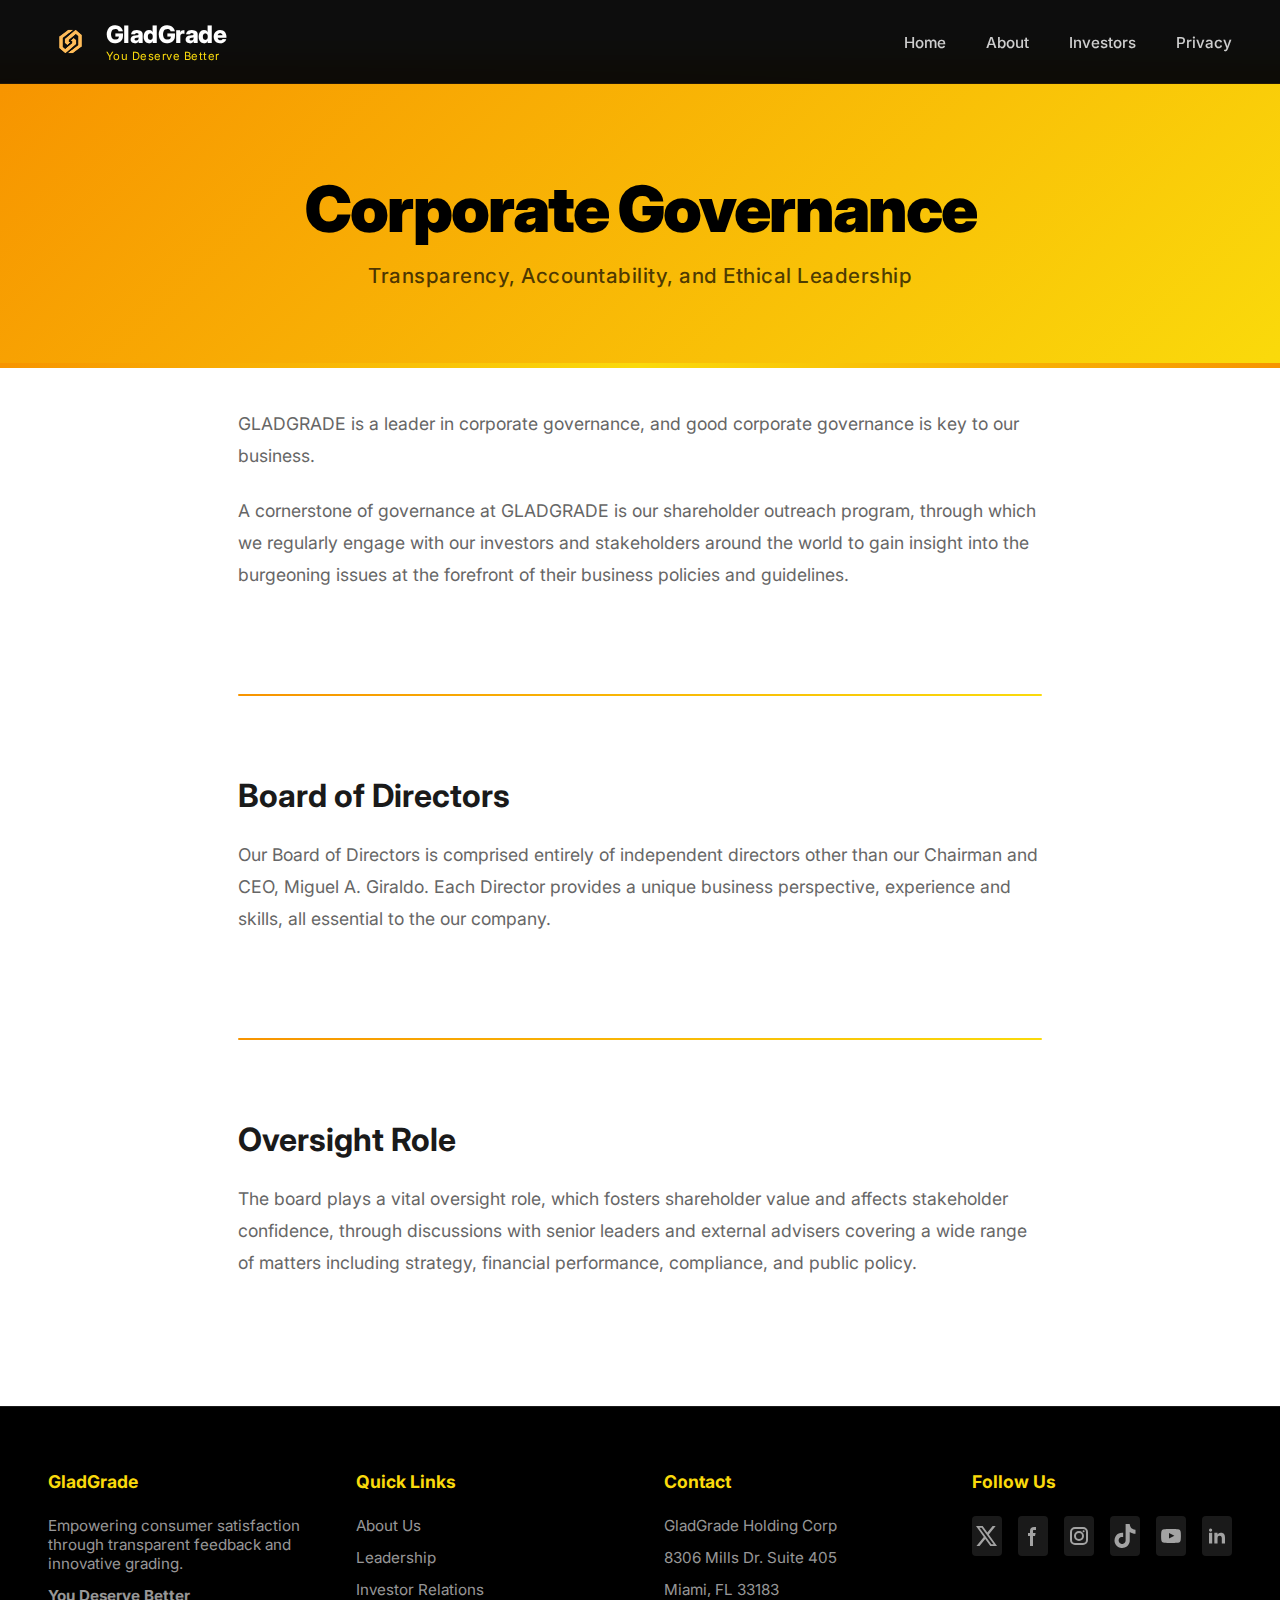
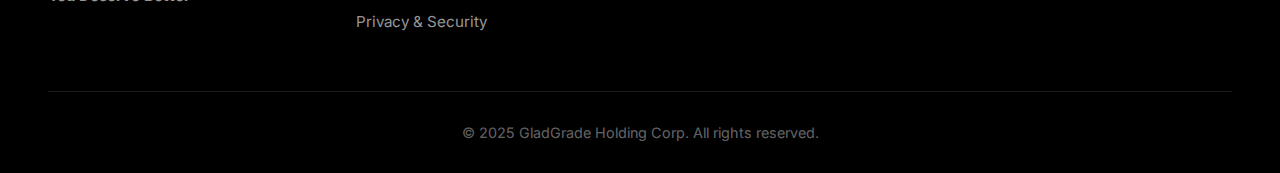
<file: corporate-governance.html>
<!DOCTYPE html>
<html lang="en">
    <head>
        <!-- Google tag (gtag.js) -->
        <script async src="https://www.googletagmanager.com/gtag/js?id=G-B374RF548D"></script>
        <script>
          window.dataLayer = window.dataLayer || [];
          function gtag(){dataLayer.push(arguments);}
          gtag('js', new Date());
        
          gtag('config', 'G-B374RF548D');
        </script>
        
        <meta charset="UTF-8">
        <meta name="viewport" content="width=device-width, initial-scale=1.0">
        
        <!-- Primary Meta Tags -->
        <title>Corporate Governance - Board of Directors & Ethics | GladGrade</title>
        <meta name="title" content="Corporate Governance - Board of Directors & Ethics | GladGrade">
        <meta name="description" content="GladGrade Corporate Governance - Learn about our commitment to transparency, accountability, and ethical business practices. Our independent board of directors and shareholder outreach program ensure strong corporate governance.">
        <meta name="keywords" content="GladGrade corporate governance, board of directors, shareholder engagement, business ethics, corporate transparency, stakeholder confidence, independent directors, shareholder outreach, corporate oversight, business compliance">
        <meta name="author" content="GladGrade Holding Corporation">
        <meta name="robots" content="index, follow">
        <meta name="language" content="English">
        <meta name="revisit-after" content="7 days">
        <link rel="canonical" href="https://www.gladgrade.com/corporate-governance.html">
        
        <!-- Open Graph / Facebook -->
        <meta property="og:type" content="website">
        <meta property="og:url" content="https://www.gladgrade.com/corporate-governance.html">
        <meta property="og:title" content="Corporate Governance - Board of Directors & Ethics | GladGrade">
        <meta property="og:description" content="Learn about GladGrade's commitment to good corporate governance, our independent board of directors led by CEO Miguel A. Giraldo, and our shareholder outreach program.">
        <meta property="og:image" content="https://www.gladgrade.com/images/logo-color-nobackground.png">
        <meta property="og:image:width" content="1200">
        <meta property="og:image:height" content="630">
        <meta property="og:image:alt" content="GladGrade Corporate Governance">
        <meta property="og:site_name" content="GladGrade">
        <meta property="og:locale" content="en_US">
        
        <!-- Twitter -->
        <meta name="twitter:card" content="summary_large_image">
        <meta name="twitter:url" content="https://www.gladgrade.com/corporate-governance.html">
        <meta name="twitter:title" content="Corporate Governance - Board of Directors & Ethics | GladGrade">
        <meta name="twitter:description" content="Learn about GladGrade's commitment to good corporate governance, our independent board of directors led by CEO Miguel A. Giraldo, and our shareholder outreach program.">
        <meta name="twitter:image" content="https://www.gladgrade.com/images/logo-color-nobackground.png">
        <meta name="twitter:image:alt" content="GladGrade Corporate Governance">
        <meta name="twitter:site" content="@glad_grade">
        <meta name="twitter:creator" content="@glad_grade">
        
        <!-- Geo Tags -->
        <meta name="geo.region" content="US-FL">
        <meta name="geo.placename" content="Miami">
        <meta name="geo.position" content="25.7617;-80.1918">
        <meta name="ICBM" content="25.7617, -80.1918">
        
        <!-- Mobile Meta Tags -->
        <meta name="theme-color" content="#F79400">
        <meta name="mobile-web-app-capable" content="yes">
        <meta name="apple-mobile-web-app-capable" content="yes">
        <meta name="apple-mobile-web-app-status-bar-style" content="black-translucent">
        <meta name="apple-mobile-web-app-title" content="GladGrade Governance">
        
        <!-- App Links -->
        <meta property="al:ios:app_store_id" content="6737136251">
        <meta property="al:ios:app_name" content="GladGrade">
        <meta property="al:ios:url" content="gladgrade://governance">
        <meta property="al:android:package" content="com.gladgrade.gladgrade">
        <meta property="al:android:app_name" content="GladGrade">
        <meta property="al:android:url" content="gladgrade://governance">
        <meta property="al:web:url" content="https://www.gladgrade.com/corporate-governance.html">
        
        <!-- Favicons -->
        <link rel="icon" type="image/png" sizes="32x32" href="images/favicon-32x32.png">
        <link rel="icon" type="image/png" sizes="16x16" href="images/favicon-16x16.png">
        <link rel="apple-touch-icon" sizes="180x180" href="images/apple-touch-icon.png">
        <link rel="manifest" href="site.webmanifest">
        
        <!-- Preconnect for Performance -->
        <link rel="preconnect" href="https://fonts.googleapis.com">
        <link rel="preconnect" href="https://fonts.gstatic.com" crossorigin>
        <link href="https://fonts.googleapis.com/css2?family=Inter:wght@300;400;500;600;700;800;900&display=swap" rel="stylesheet">
        
        <!-- Schema.org Structured Data -->
        <script type="application/ld+json">
        {
            "@context": "https://schema.org",
            "@graph": [
                {
                    "@type": "BreadcrumbList",
                    "itemListElement": [
                        {
                            "@type": "ListItem",
                            "position": 1,
                            "name": "Home",
                            "item": "https://www.gladgrade.com/"
                        },
                        {
                            "@type": "ListItem",
                            "position": 2,
                            "name": "Investors",
                            "item": "https://www.gladgrade.com/investor-relations.html"
                        },
                        {
                            "@type": "ListItem",
                            "position": 3,
                            "name": "Corporate Governance",
                            "item": "https://www.gladgrade.com/corporate-governance.html"
                        }
                    ]
                },
                {
                    "@type": "Organization",
                    "name": "GladGrade Holding Corporation",
                    "url": "https://www.gladgrade.com",
                    "logo": "https://www.gladgrade.com/images/logo-color-nobackground.png",
                    "description": "Empowering consumer satisfaction through transparent feedback and innovative grading with GCSG technology",
                    "address": {
                        "@type": "PostalAddress",
                        "streetAddress": "8306 Mills Dr. Suite 405",
                        "addressLocality": "Miami",
                        "addressRegion": "FL",
                        "postalCode": "33183",
                        "addressCountry": "US"
                    },
                    "contactPoint": {
                        "@type": "ContactPoint",
                        "contactType": "Investor Relations",
                        "email": "investor.relations@gladgrade.com"
                    },
                    "sameAs": [
                        "https://x.com/glad_grade",
                        "https://www.facebook.com/profile.php?id=61568453471966",
                        "https://www.instagram.com/gladgrade/",
                        "https://www.tiktok.com/@gladgrade",
                        "https://www.youtube.com/@GLADGRADE",
                        "https://www.linkedin.com/company/gladgrade"
                    ],
                    "founder": {
                        "@type": "Person",
                        "name": "Miguel A. Giraldo",
                        "jobTitle": "Chairman & Chief Executive Officer"
                    },
                    "governanceStructure": {
                        "@type": "GovernanceStructure",
                        "name": "Board of Directors",
                        "description": "Comprised entirely of independent directors other than our Chairman and CEO, Miguel A. Giraldo"
                    }
                },
                {
                    "@type": "WebPage",
                    "name": "Corporate Governance",
                    "url": "https://www.gladgrade.com/corporate-governance.html",
                    "description": "GladGrade Corporate Governance - Learn about our commitment to transparency, accountability, and ethical business practices. Our independent board of directors and shareholder outreach program ensure strong corporate governance.",
                    "inLanguage": "en-US",
                    "isPartOf": {
                        "@type": "WebSite",
                        "name": "GladGrade",
                        "url": "https://www.gladgrade.com"
                    },
                    "about": {
                        "@type": "Thing",
                        "name": "Corporate Governance",
                        "description": "Board oversight, shareholder engagement, and ethical business practices"
                    },
                    "mainEntity": {
                        "@type": "Organization",
                        "name": "GladGrade Holding Corporation"
                    }
                },
                {
                    "@type": "FAQPage",
                    "mainEntity": [
                        {
                            "@type": "Question",
                            "name": "What is GladGrade's approach to corporate governance?",
                            "acceptedAnswer": {
                                "@type": "Answer",
                                "text": "GladGrade is a leader in corporate governance, and good corporate governance is key to our business. A cornerstone of governance at GladGrade is our shareholder outreach program, through which we regularly engage with our investors and stakeholders around the world to gain insight into the burgeoning issues at the forefront of their business policies and guidelines."
                            }
                        },
                        {
                            "@type": "Question",
                            "name": "Who serves on GladGrade's Board of Directors?",
                            "acceptedAnswer": {
                                "@type": "Answer",
                                "text": "Our Board of Directors is comprised entirely of independent directors other than our Chairman and CEO, Miguel A. Giraldo. Each Director provides a unique business perspective, experience and skills, all essential to our company."
                            }
                        },
                        {
                            "@type": "Question",
                            "name": "What is the oversight role of GladGrade's board?",
                            "acceptedAnswer": {
                                "@type": "Answer",
                                "text": "The board plays a vital oversight role, which fosters shareholder value and affects stakeholder confidence, through discussions with senior leaders and external advisers covering a wide range of matters including strategy, financial performance, compliance, and public policy."
                            }
                        }
                    ]
                },
                {
                    "@type": "GovernanceOrganization",
                    "name": "GladGrade Board of Directors",
                    "description": "Independent board providing oversight and strategic guidance",
                    "parentOrganization": {
                        "@type": "Organization",
                        "name": "GladGrade Holding Corporation"
                    },
                    "member": {
                        "@type": "Person",
                        "name": "Miguel A. Giraldo",
                        "jobTitle": "Chairman & Chief Executive Officer"
                    }
                }
            ]
        }
        </script>
        
        <style>
            * {
                margin: 0;
                padding: 0;
                box-sizing: border-box;
            }
            
            :root {
                --gold-primary: #F79400;
                --gold-light: #FADA0B;
                --gold-dark: #DB7C00;
                --text-dark: #1a1a1a;
                --text-gray: #666;
                --bg-light: #fafafa;
            }
            
            body {
                font-family: 'Inter', -apple-system, sans-serif;
                overflow-x: hidden;
                background: #ffffff;
                color: var(--text-dark);
            }
            
            /* Navigation */
            header {
                position: fixed;
                top: 0;
                width: 100%;
                z-index: 1000;
                background: rgba(0, 0, 0, 0.95);
                backdrop-filter: blur(20px);
                border-bottom: 1px solid rgba(247, 148, 0, 0.1);
            }
            
            .header-container {
                max-width: 1600px;
                margin: 0 auto;
                padding: 1.2rem 3rem;
                display: flex;
                justify-content: space-between;
                align-items: center;
            }
            
            .logo-container {
                display: flex;
                align-items: center;
                gap: 0.8rem;
                text-decoration: none;
            }
            
            .logo {
                width: 45px;
                height: 45px;
                border-radius: 8px;
            }
            
            .logo-text {
                font-size: 1.5rem;
                font-weight: 800;
                color: #fff;
                letter-spacing: -0.5px;
            }
            
            .tagline {
                font-size: 0.7rem;
                color: var(--gold-light);
                font-weight: 400;
                letter-spacing: 0.5px;
            }
            
            nav ul {
                display: flex;
                gap: 2.5rem;
                list-style: none;
                align-items: center;
            }
            
            nav a {
                color: rgba(255, 255, 255, 0.8);
                text-decoration: none;
                font-weight: 500;
                font-size: 0.95rem;
                transition: color 0.2s;
            }
            
            nav a:hover {
                color: var(--gold-light);
            }
            
            .menu-toggle {
                display: none;
                background: none;
                border: none;
                color: #fff;
                font-size: 1.5rem;
                cursor: pointer;
            }
            
            /* Hero Section */
            .page-hero {
                margin-top: 70px;
                padding: 100px 3rem 80px;
                background: linear-gradient(135deg, var(--gold-primary) 0%, var(--gold-light) 100%);
                text-align: center;
                position: relative;
            }
            
            .page-hero::after {
                content: '';
                position: absolute;
                bottom: 0;
                left: 0;
                right: 0;
                height: 5px;
                background: linear-gradient(90deg, var(--gold-primary), var(--gold-light), var(--gold-primary));
            }
            
            .page-hero h1 {
                font-size: 4rem;
                font-weight: 900;
                color: #000;
                margin-bottom: 1rem;
                letter-spacing: -2px;
            }
            
            .page-hero p {
                font-size: 1.3rem;
                color: rgba(0, 0, 0, 0.7);
                font-weight: 500;
                letter-spacing: 0.5px;
            }
            
            /* Content Sections */
            .content-wrapper {
                max-width: 900px;
                margin: 0 auto;
                padding: 0 3rem;
            }
            
            .content-block {
                padding: 40px 0;
                text-align: left;
            }
            
            .content-block h2 {
                font-size: 2rem;
                font-weight: 700;
                margin-bottom: 1.5rem;
                color: var(--text-dark);
            }
            
            .content-block p {
                font-size: 1.1rem;
                color: var(--text-gray);
                line-height: 1.8;
                margin-bottom: 1.5rem;
            }
            
            .section-divider {
                height: 2px;
                background: linear-gradient(90deg, var(--gold-primary), var(--gold-light));
                margin: 40px 0;
                border-radius: 1px;
            }
            
            /* Footer */
            footer {
                background: #000;
                color: #ffffff;
                padding: 4rem 3rem 2rem;
                border-top: 1px solid rgba(255, 255, 255, 0.1);
                margin-top: 4rem;
            }
            
            .footer-content {
                max-width: 1600px;
                margin: 0 auto;
                display: grid;
                grid-template-columns: repeat(auto-fit, minmax(250px, 1fr));
                gap: 3rem;
                margin-bottom: 3rem;
            }
            
            .footer-section h3 {
                color: var(--gold-light);
                margin-bottom: 1.5rem;
                font-size: 1.1rem;
                font-weight: 700;
            }
            
            .footer-section p,
            .footer-section a {
                color: rgba(255, 255, 255, 0.6);
                text-decoration: none;
                display: block;
                margin-bottom: 0.8rem;
                transition: color 0.3s;
                font-size: 0.95rem;
            }
            
            .footer-section a:hover {
                color: var(--gold-light);
            }
            
            .social-links {
                display: flex;
                gap: 1rem;
                margin-top: 1.5rem;
            }
            
            .social-links a {
                width: 40px;
                height: 40px;
                display: flex;
                align-items: center;
                justify-content: center;
                background: rgba(255, 255, 255, 0.1);
                border-radius: 4px;
                transition: all 0.3s;
            }
            
            .social-links a:hover {
                background: var(--gold-primary);
            }
            
            .footer-bottom {
                text-align: center;
                padding-top: 2rem;
                border-top: 1px solid rgba(255, 255, 255, 0.1);
                color: rgba(255, 255, 255, 0.4);
                font-size: 0.9rem;
            }
            
            /* Mobile Responsive */
            @media (max-width: 768px) {
                .header-container {
                    padding: 1rem 1.5rem;
                }
                
                nav ul {
                    display: none;
                    flex-direction: column;
                    position: absolute;
                    top: 100%;
                    left: 0;
                    right: 0;
                    background: rgba(0, 0, 0, 0.98);
                    padding: 2rem 1.5rem;
                    gap: 1.5rem;
                }
                
                nav ul.active {
                    display: flex;
                }
                
                .menu-toggle {
                    display: block;
                }
                
                .page-hero {
                    padding: 80px 1.5rem 60px;
                }
                
                .page-hero h1 {
                    font-size: 2.5rem;
                }
                
                .page-hero p {
                    font-size: 1.1rem;
                }
                
                .content-wrapper {
                    padding: 0 1.5rem;
                }
                
                .content-block {
                    padding: 30px 0;
                }
                
                .content-block h2 {
                    font-size: 1.75rem;
                }
                
                .content-block p {
                    font-size: 1rem;
                }
            }
        </style>
    </head>
<body>
    <header>
        <div class="header-container">
            <a href="index.html" class="logo-container">
                <img src="images/logo-color-nobackground.png" alt="GladGrade Logo" class="logo">
                <div>
                    <div class="logo-text">GladGrade</div>
                    <div class="tagline">You Deserve Better</div>
                </div>
            </a>
            <button class="menu-toggle" onclick="toggleMenu()">☰</button>
            <nav>
                <ul id="nav-menu">
                    <li><a href="index.html">Home</a></li>
                    <li><a href="about.html">About</a></li>
                    <li><a href="investor-relations.html">Investors</a></li>
                    <li><a href="privacy-and-security.html">Privacy</a></li>
                </ul>
            </nav>
        </div>
        <script src="structured-data.js"></script>
    </header>

    <section class="page-hero">
        <h1>Corporate Governance</h1>
        <p>Transparency, Accountability, and Ethical Leadership</p>
    </section>

    <div class="content-wrapper">
        <div class="content-block">
            <p>GLADGRADE is a leader in corporate governance, and good corporate governance is key to our business.</p>
            <p>A cornerstone of governance at GLADGRADE is our shareholder outreach program, through which we regularly engage with our investors and stakeholders around the world to gain insight into the burgeoning issues at the forefront of their business policies and guidelines.</p>
        </div>

        <div class="section-divider"></div>

        <div class="content-block">
            <h2>Board of Directors</h2>
            <p>Our Board of Directors is comprised entirely of independent directors other than our Chairman and CEO, Miguel A. Giraldo. Each Director provides a unique business perspective, experience and skills, all essential to the our company.</p>
        </div>

        <div class="section-divider"></div>

        <div class="content-block">
            <h2>Oversight Role</h2>
            <p>The board plays a vital oversight role, which fosters shareholder value and affects stakeholder confidence, through discussions with senior leaders and external advisers covering a wide range of matters including strategy, financial performance, compliance, and public policy.</p>
        </div>
    </div>

    <footer>
        <div class="footer-content">
            <div class="footer-section">
                <h3>GladGrade</h3>
                <p>Empowering consumer satisfaction through transparent feedback and innovative grading.</p>
                <p><strong>You Deserve Better</strong></p>
            </div>

            <div class="footer-section">
                <h3>Quick Links</h3>
                <a href="about.html">About Us</a>
                <a href="leadership.html">Leadership</a>
                <a href="investor-relations.html">Investor Relations</a>
                <a href="privacy-and-security.html">Privacy & Security</a>
            </div>

            <div class="footer-section">
                <h3>Contact</h3>
                <p>GladGrade Holding Corp</p>
                <p>8306 Mills Dr. Suite 405</p>
                <p>Miami, FL 33183</p>
            </div>

            <div class="footer-section">
                <h3>Follow Us</h3>
                <div class="social-links">
                    <a href="https://x.com/glad_grade" target="_blank" aria-label="X">
                        <svg width="24" height="24" fill="currentColor" viewBox="0 0 24 24">
                            <path d="M13.795 10.533 20.68 2h-3.073l-5.255 6.517L7.69 2H1l7.806 10.91L1.47 22h3.074l5.705-7.07L15.31 22H22l-8.205-11.467Zm-2.38 2.95L9.97 11.464 4.36 3.627h2.31l4.528 6.317 1.443 2.02 6.018 8.409h-2.31l-4.934-6.89Z"/>
                        </svg>
                    </a>
                    <a href="https://www.facebook.com/profile.php?id=61568453471966" target="_blank" aria-label="Facebook">
                        <svg width="24" height="24" fill="currentColor" viewBox="0 0 24 24">
                            <path fill-rule="evenodd" d="M13.135 6H15V3h-1.865a4.147 4.147 0 0 0-4.142 4.142V9H7v3h2v9.938h3V12h2.021l.592-3H12V6.591A.6.6 0 0 1 12.592 6h.543Z" clip-rule="evenodd"/>
                        </svg>
                    </a>
                    <a href="https://www.instagram.com/gladgrade/" target="_blank" aria-label="Instagram">
                        <svg width="24" height="24" fill="none" viewBox="0 0 24 24">
                            <path fill="currentColor" fill-rule="evenodd" d="M3 8a5 5 0 0 1 5-5h8a5 5 0 0 1 5 5v8a5 5 0 0 1-5 5H8a5 5 0 0 1-5-5V8Zm5-3a3 3 0 0 0-3 3v8a3 3 0 0 0 3 3h8a3 3 0 0 0 3-3V8a3 3 0 0 0-3-3H8Zm7.597 2.214a1 1 0 0 1 1-1h.01a1 1 0 1 1 0 2h-.01a1 1 0 0 1-1-1ZM12 9a3 3 0 1 0 0 6 3 3 0 0 0 0-6Zm-5 3a5 5 0 1 1 10 0 5 5 0 0 1-10 0Z" clip-rule="evenodd"/>
                        </svg>
                    </a>
                    <a href="https://www.tiktok.com/@gladgrade" target="_blank" aria-label="TikTok">
                        <svg width="24" height="24" fill="none" viewBox="0 0 24 24">
                            <path d="M22.5 9.84202C20.4357 9.84696 18.4221 9.20321 16.7435 8.00171V16.3813C16.7429 17.9333 16.2685 19.4482 15.3838 20.7233C14.499 21.9984 13.246 22.973 11.7923 23.5168C10.3387 24.0606 8.75362 24.1477 7.24914 23.7664C5.74466 23.3851 4.39245 22.5536 3.37333 21.383C2.3542 20.2125 1.71674 18.7587 1.54617 17.2161C1.3756 15.6735 1.68007 14.1156 2.41884 12.7507C3.15762 11.3858 4.2955 10.279 5.68034 9.57823C7.06517 8.87746 8.63095 8.61616 10.1683 8.82927V13.0439C9.46481 12.8227 8.70938 12.8293 8.0099 13.063C7.31041 13.2966 6.70265 13.7453 6.2734 14.345C5.84415 14.9446 5.61536 15.6646 5.6197 16.402C5.62404 17.1395 5.8613 17.8567 6.29759 18.4512C6.73387 19.0458 7.34688 19.4873 8.04906 19.7127C8.75125 19.9381 9.5067 19.9359 10.2075 19.7063C10.9084 19.4768 11.5188 19.0316 11.9515 18.4345C12.3843 17.8374 12.6173 17.1188 12.6173 16.3813V0H16.7435C16.7406 0.348435 16.7698 0.696395 16.8307 1.03948C16.9741 1.80537 17.2722 2.53396 17.7068 3.18068C18.1415 3.8274 18.7035 4.37867 19.3585 4.80075C20.2903 5.41688 21.3829 5.74528 22.5 5.74505V9.84202Z" fill="currentColor"></path>
                        </svg>
                    </a>
                    <a href="https://www.youtube.com/@GLADGRADE" target="_blank" aria-label="YouTube">
                        <svg width="24" height="24" fill="currentColor" viewBox="0 0 24 24">
                            <path fill-rule="evenodd" d="M21.7 8.037a4.26 4.26 0 0 0-.789-1.964 2.84 2.84 0 0 0-1.984-.839c-2.767-.2-6.926-.2-6.926-.2s-4.157 0-6.928.2a2.836 2.836 0 0 0-1.983.839 4.225 4.225 0 0 0-.79 1.965 30.146 30.146 0 0 0-.2 3.206v1.5a30.12 30.12 0 0 0 .2 3.206c.094.712.364 1.39.784 1.972.604.536 1.38.837 2.187.848 1.583.151 6.731.2 6.731.2s4.161 0 6.928-.2a2.844 2.844 0 0 0 1.985-.84 4.27 4.27 0 0 0 .787-1.965 30.12 30.12 0 0 0 .2-3.206v-1.516a30.672 30.672 0 0 0-.202-3.206Zm-11.692 6.554v-5.62l5.4 2.819-5.4 2.801Z" clip-rule="evenodd"/>
                        </svg>
                    </a>
                    <a href="https://www.linkedin.com/company/gladgrade" target="_blank" aria-label="LinkedIn">
                        <svg width="24" height="24" fill="currentColor" viewBox="0 0 24 24">
                            <path fill-rule="evenodd" d="M12.51 8.796v1.697a3.738 3.738 0 0 1 3.288-1.684c3.455 0 4.202 2.16 4.202 4.97V19.5h-3.2v-5.072c0-1.21-.244-2.766-2.128-2.766-1.827 0-2.139 1.317-2.139 2.676V19.5h-3.19V8.796h3.168ZM7.2 6.106a1.61 1.61 0 0 1-.988 1.483 1.595 1.595 0 0 1-1.743-.348A1.607 1.607 0 0 1 5.6 4.5a1.601 1.601 0 0 1 1.6 1.606Z" clip-rule="evenodd"/>
                            <path d="M7.2 8.809H4V19.5h3.2V8.809Z"/>
                        </svg>
                    </a>
                </div>
            </div>
        </div>

        <div class="footer-bottom">
            <p>&copy; 2025 GladGrade Holding Corp. All rights reserved.</p>
        </div>
    </footer>

    <script>
        // Mobile menu toggle
        function toggleMenu() {
            const menu = document.getElementById("nav-menu");
            menu.classList.toggle("active");
        }

        // Close mobile menu when clicking outside
        document.addEventListener("click", (event) => {
            const menu = document.getElementById("nav-menu");
            const toggle = document.querySelector(".menu-toggle");

            if (menu && toggle && !menu.contains(event.target) && !toggle.contains(event.target)) {
                menu.classList.remove("active");
            }
        });
    </script>
</body>
</html>
</file>
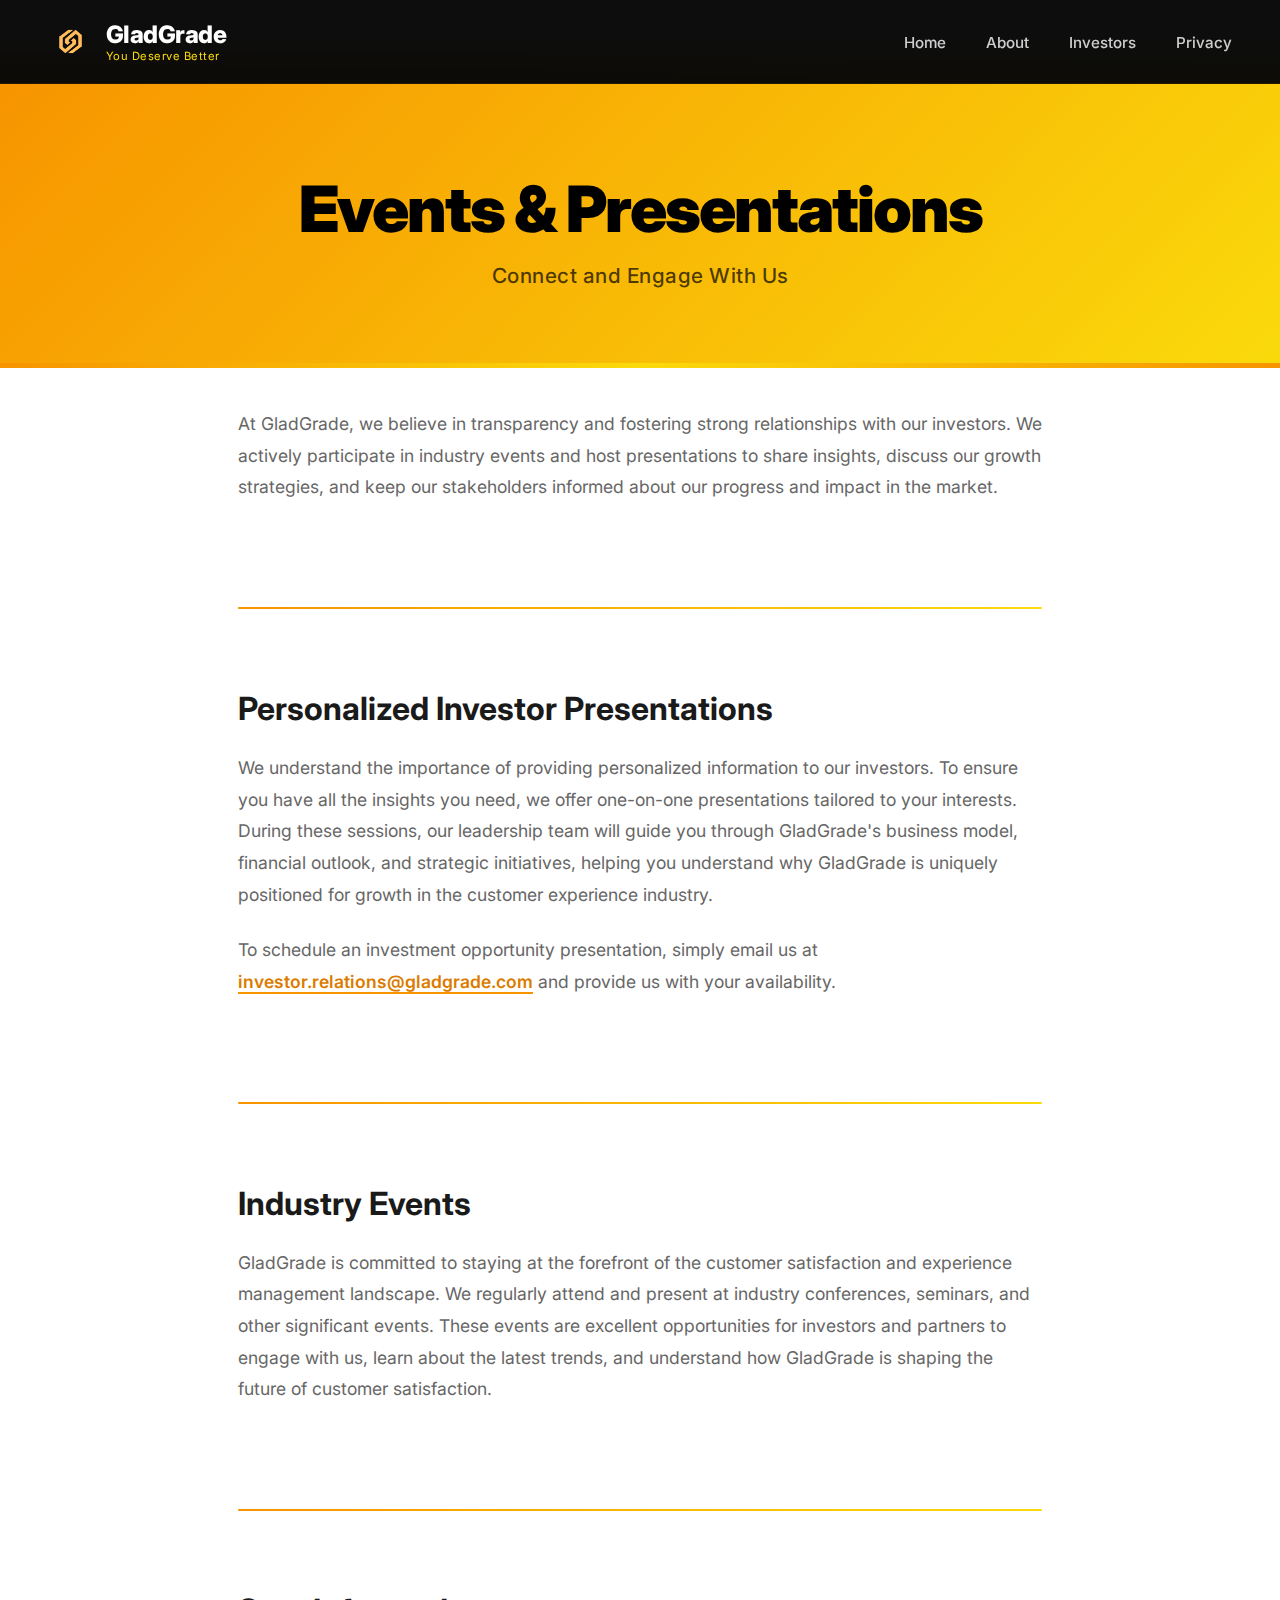
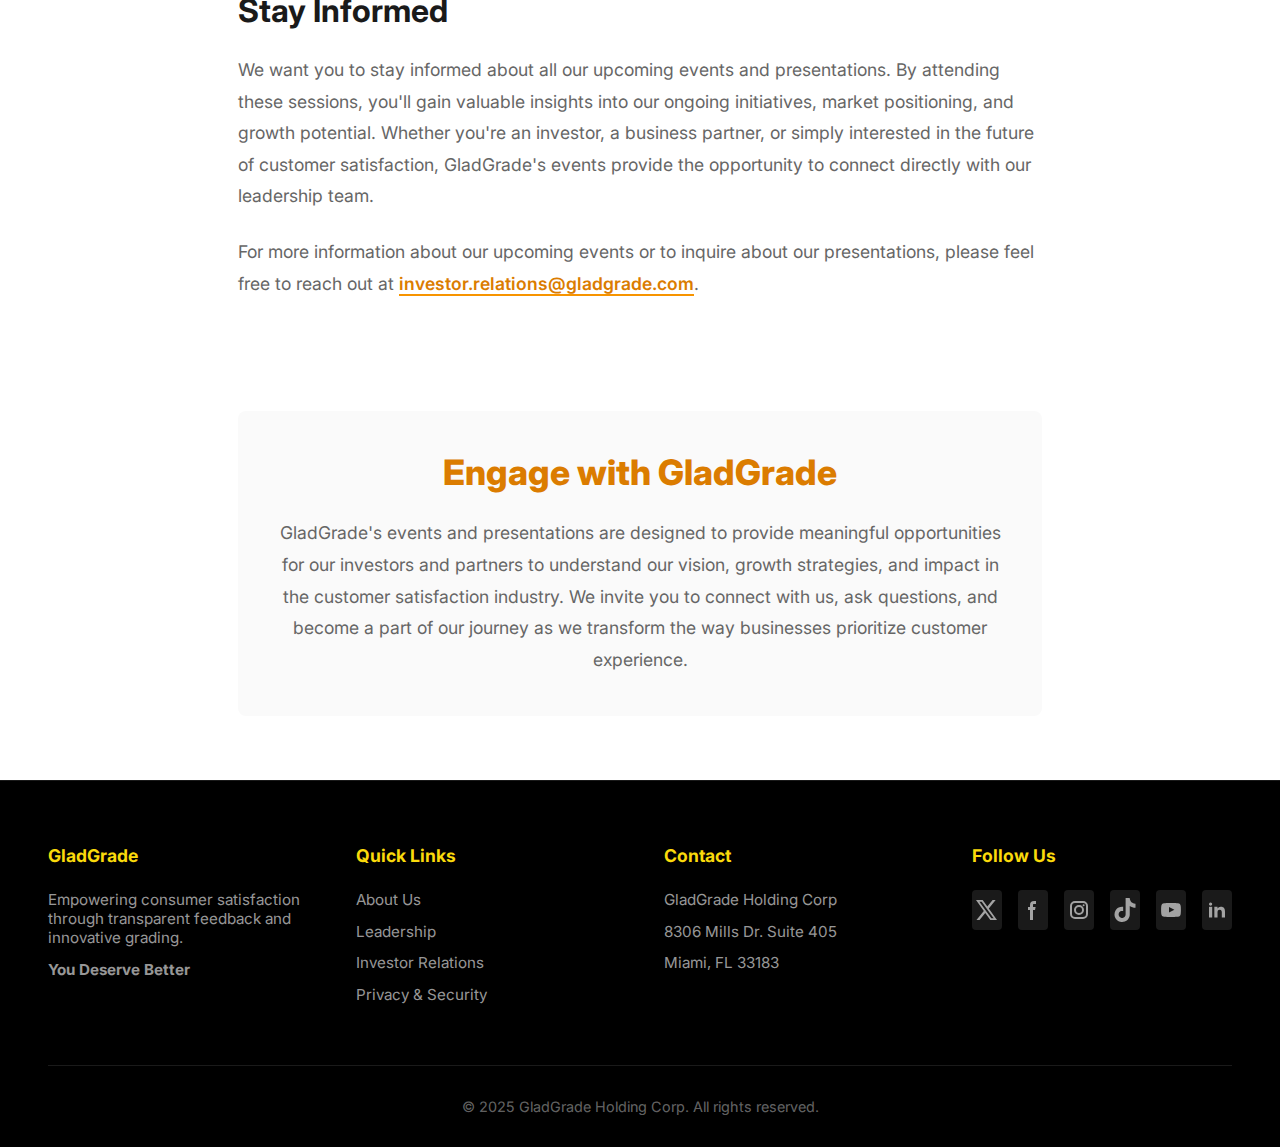
<file: events-and-presentations.html>
<!DOCTYPE html>
<html lang="en">
    <head>
        <!-- Google tag (gtag.js) -->
<script async src="https://www.googletagmanager.com/gtag/js?id=G-B374RF548D"></script>
<script>
  window.dataLayer = window.dataLayer || [];
  function gtag(){dataLayer.push(arguments);}
  gtag('js', new Date());

  gtag('config', 'G-B374RF548D');
</script>
        <meta charset="UTF-8">
        <meta name="viewport" content="width=device-width, initial-scale=1.0">
        
        <!-- Primary Meta Tags -->
        <title>Events & Presentations - Investor Meetings & Industry Conferences | GladGrade</title>
        <meta name="title" content="Events & Presentations - Investor Meetings & Industry Conferences | GladGrade">
        <meta name="description" content="GladGrade Events and Presentations - Connect with our leadership team through personalized investor presentations and industry events. Learn about our growth strategies and market impact. Schedule at investor.relations@gladgrade.com">
        <meta name="keywords" content="GladGrade events, investor presentations, industry conferences, shareholder meetings, customer satisfaction events, GCSG presentations, one-on-one investor meetings, leadership team, industry seminars, networking events">
        <meta name="author" content="GladGrade Holding Corporation">
        <meta name="robots" content="index, follow">
        <meta name="language" content="English">
        <meta name="revisit-after" content="7 days">
        <link rel="canonical" href="https://www.gladgrade.com/events-and-presentations.html">
        
        <!-- Open Graph / Facebook -->
        <meta property="og:type" content="website">
        <meta property="og:url" content="https://www.gladgrade.com/events-and-presentations.html">
        <meta property="og:title" content="Events & Presentations - Investor Meetings & Industry Conferences | GladGrade">
        <meta property="og:description" content="Join us at industry events and personalized investor presentations. Connect with GladGrade's leadership team and learn about our growth strategies in customer satisfaction management.">
        <meta property="og:image" content="https://www.gladgrade.com/images/team-collaboration.jpg">
        <meta property="og:image:width" content="1200">
        <meta property="og:image:height" content="630">
        <meta property="og:image:alt" content="GladGrade Events and Presentations">
        <meta property="og:site_name" content="GladGrade">
        <meta property="og:locale" content="en_US">
        
        <!-- Twitter -->
        <meta name="twitter:card" content="summary_large_image">
        <meta name="twitter:url" content="https://www.gladgrade.com/events-and-presentations.html">
        <meta name="twitter:title" content="Events & Presentations - Investor Meetings & Industry Conferences | GladGrade">
        <meta name="twitter:description" content="Join us at industry events and personalized investor presentations. Connect with GladGrade's leadership team and learn about our growth strategies.">
        <meta name="twitter:image" content="https://www.gladgrade.com/images/team-collaboration.jpg">
        <meta name="twitter:image:alt" content="GladGrade Events and Presentations">
        <meta name="twitter:site" content="@glad_grade">
        <meta name="twitter:creator" content="@glad_grade">
        
        <!-- Geo Tags -->
        <meta name="geo.region" content="US-FL">
        <meta name="geo.placename" content="Miami">
        <meta name="geo.position" content="25.7617;-80.1918">
        <meta name="ICBM" content="25.7617, -80.1918">
        
        <!-- Mobile Meta Tags -->
        <meta name="theme-color" content="#F79400">
        <meta name="mobile-web-app-capable" content="yes">
        <meta name="apple-mobile-web-app-capable" content="yes">
        <meta name="apple-mobile-web-app-status-bar-style" content="black-translucent">
        <meta name="apple-mobile-web-app-title" content="GladGrade Events">
        
        <!-- App Links -->
        <meta property="al:ios:app_store_id" content="6737136251">
        <meta property="al:ios:app_name" content="GladGrade">
        <meta property="al:ios:url" content="gladgrade://events">
        <meta property="al:android:package" content="com.gladgrade.gladgrade">
        <meta property="al:android:app_name" content="GladGrade">
        <meta property="al:android:url" content="gladgrade://events">
        <meta property="al:web:url" content="https://www.gladgrade.com/events-and-presentations.html">
        
        <!-- Favicons -->
        <link rel="icon" type="image/png" sizes="32x32" href="images/favicon-32x32.png">
        <link rel="icon" type="image/png" sizes="16x16" href="images/favicon-16x16.png">
        <link rel="apple-touch-icon" sizes="180x180" href="images/apple-touch-icon.png">
        <link rel="manifest" href="site.webmanifest">
        
        <!-- Preconnect for Performance -->
        <link rel="preconnect" href="https://fonts.googleapis.com">
        <link rel="preconnect" href="https://fonts.gstatic.com" crossorigin>
        <link href="https://fonts.googleapis.com/css2?family=Inter:wght@300;400;500;600;700;800;900&display=swap" rel="stylesheet">
        
        <!-- Schema.org Structured Data -->
        <script type="application/ld+json">
        {
            "@context": "https://schema.org",
            "@graph": [
                {
                    "@type": "BreadcrumbList",
                    "itemListElement": [
                        {
                            "@type": "ListItem",
                            "position": 1,
                            "name": "Home",
                            "item": "https://www.gladgrade.com/"
                        },
                        {
                            "@type": "ListItem",
                            "position": 2,
                            "name": "Investors",
                            "item": "https://www.gladgrade.com/investor-relations.html"
                        },
                        {
                            "@type": "ListItem",
                            "position": 3,
                            "name": "Events & Presentations",
                            "item": "https://www.gladgrade.com/events-and-presentations.html"
                        }
                    ]
                },
                {
                    "@type": "Organization",
                    "name": "GladGrade Holding Corporation",
                    "url": "https://www.gladgrade.com",
                    "logo": "https://www.gladgrade.com/images/logo-color-nobackground.png",
                    "description": "Customer satisfaction analytics platform hosting investor events and industry presentations",
                    "address": {
                        "@type": "PostalAddress",
                        "streetAddress": "8306 Mills Dr. Suite 405",
                        "addressLocality": "Miami",
                        "addressRegion": "FL",
                        "postalCode": "33183",
                        "addressCountry": "US"
                    },
                    "contactPoint": {
                        "@type": "ContactPoint",
                        "contactType": "Investor Relations",
                        "email": "investor.relations@gladgrade.com",
                        "availableLanguage": "English"
                    },
                    "sameAs": [
                        "https://x.com/glad_grade",
                        "https://www.facebook.com/profile.php?id=61568453471966",
                        "https://www.instagram.com/gladgrade/",
                        "https://www.tiktok.com/@gladgrade",
                        "https://www.youtube.com/@GLADGRADE",
                        "https://www.linkedin.com/company/gladgrade"
                    ]
                },
                {
                    "@type": "WebPage",
                    "name": "Events & Presentations",
                    "url": "https://www.gladgrade.com/events-and-presentations.html",
                    "description": "GladGrade investor events, presentations, and industry conferences",
                    "inLanguage": "en-US",
                    "isPartOf": {
                        "@type": "WebSite",
                        "name": "GladGrade",
                        "url": "https://www.gladgrade.com"
                    },
                    "about": {
                        "@type": "Thing",
                        "name": "Investor Events",
                        "description": "Presentations, conferences, and networking opportunities"
                    }
                },
                {
                    "@type": "FAQPage",
                    "mainEntity": [
                        {
                            "@type": "Question",
                            "name": "How can I schedule a personalized investor presentation with GladGrade?",
                            "acceptedAnswer": {
                                "@type": "Answer",
                                "text": "To schedule an investment opportunity presentation, simply email us at investor.relations@gladgrade.com and provide us with your availability. Our leadership team will guide you through GladGrade's business model, financial outlook, and strategic initiatives during these one-on-one sessions."
                            }
                        },
                        {
                            "@type": "Question",
                            "name": "What types of events does GladGrade participate in?",
                            "acceptedAnswer": {
                                "@type": "Answer",
                                "text": "GladGrade regularly attends and presents at industry conferences, seminars, and other significant events focused on customer satisfaction and experience management. These events provide opportunities for investors and partners to engage with us and learn about the latest trends in our industry."
                            }
                        },
                        {
                            "@type": "Question",
                            "name": "What can I learn at a GladGrade investor presentation?",
                            "acceptedAnswer": {
                                "@type": "Answer",
                                "text": "During investor presentations, our leadership team covers GladGrade's business model, financial outlook, strategic initiatives, market positioning, and growth potential. You'll gain insights into why GladGrade is uniquely positioned for growth in the customer experience industry."
                            }
                        },
                        {
                            "@type": "Question",
                            "name": "Who can attend GladGrade events and presentations?",
                            "acceptedAnswer": {
                                "@type": "Answer",
                                "text": "GladGrade's events are open to investors, business partners, and anyone interested in the future of customer satisfaction. These sessions provide opportunities to connect directly with our leadership team, ask questions, and learn about our vision and impact in the customer satisfaction industry."
                            }
                        },
                        {
                            "@type": "Question",
                            "name": "How do I stay informed about upcoming GladGrade events?",
                            "acceptedAnswer": {
                                "@type": "Answer",
                                "text": "To stay informed about upcoming events and presentations, reach out to investor.relations@gladgrade.com. We'll keep you updated on our ongoing initiatives, industry appearances, and opportunities to connect with our leadership team."
                            }
                        }
                    ]
                },
                {
                    "@type": "Event",
                    "name": "GladGrade Investor Presentations",
                    "description": "Personalized one-on-one presentations covering business model, financial outlook, and strategic initiatives",
                    "organizer": {
                        "@type": "Organization",
                        "name": "GladGrade Holding Corporation",
                        "email": "investor.relations@gladgrade.com"
                    },
                    "eventAttendanceMode": "https://schema.org/MixedEventAttendanceMode",
                    "eventStatus": "https://schema.org/EventScheduled",
                    "location": {
                        "@type": "Place",
                        "name": "GladGrade Headquarters",
                        "address": {
                            "@type": "PostalAddress",
                            "streetAddress": "8306 Mills Dr. Suite 405",
                            "addressLocality": "Miami",
                            "addressRegion": "FL",
                            "postalCode": "33183",
                            "addressCountry": "US"
                        }
                    },
                    "offers": {
                        "@type": "Offer",
                        "availability": "https://schema.org/InStock",
                        "price": "0",
                        "priceCurrency": "USD",
                        "url": "https://www.gladgrade.com/events-and-presentations.html"
                    }
                },
                {
                    "@type": "ProfessionalService",
                    "name": "GladGrade Investor Relations Events",
                    "description": "Personalized presentations and industry event participation for investors and stakeholders",
                    "provider": {
                        "@type": "Organization",
                        "name": "GladGrade Holding Corporation"
                    },
                    "serviceType": "Investor Relations",
                    "areaServed": "Worldwide",
                    "availableChannel": {
                        "@type": "ServiceChannel",
                        "serviceUrl": "https://www.gladgrade.com/events-and-presentations.html",
                        "email": "investor.relations@gladgrade.com"
                    }
                },
                {
                    "@type": "ItemList",
                    "name": "Types of GladGrade Events",
                    "description": "Event and presentation offerings for investors and partners",
                    "itemListElement": [
                        {
                            "@type": "ListItem",
                            "position": 1,
                            "name": "Personalized Investor Presentations",
                            "description": "One-on-one sessions with leadership team covering business model and growth strategies"
                        },
                        {
                            "@type": "ListItem",
                            "position": 2,
                            "name": "Industry Conferences",
                            "description": "Participation in customer satisfaction and experience management conferences"
                        },
                        {
                            "@type": "ListItem",
                            "position": 3,
                            "name": "Industry Seminars",
                            "description": "Presentations at seminars and educational events"
                        },
                        {
                            "@type": "ListItem",
                            "position": 4,
                            "name": "Networking Events",
                            "description": "Opportunities to connect with leadership and other stakeholders"
                        }
                    ]
                }
            ]
        }
        </script>
        
        <style>
            * {
                margin: 0;
                padding: 0;
                box-sizing: border-box;
            }
            
            :root {
                --gold-primary: #F79400;
                --gold-light: #FADA0B;
                --gold-dark: #DB7C00;
                --text-dark: #1a1a1a;
                --text-gray: #666;
                --bg-light: #fafafa;
            }
            
            body {
                font-family: 'Inter', -apple-system, sans-serif;
                overflow-x: hidden;
                background: #ffffff;
                color: var(--text-dark);
            }
            
            /* Navigation */
            header {
                position: fixed;
                top: 0;
                width: 100%;
                z-index: 1000;
                background: rgba(0, 0, 0, 0.95);
                backdrop-filter: blur(20px);
                border-bottom: 1px solid rgba(247, 148, 0, 0.1);
            }
            
            .header-container {
                max-width: 1600px;
                margin: 0 auto;
                padding: 1.2rem 3rem;
                display: flex;
                justify-content: space-between;
                align-items: center;
            }
            
            .logo-container {
                display: flex;
                align-items: center;
                gap: 0.8rem;
                text-decoration: none;
            }
            
            .logo {
                width: 45px;
                height: 45px;
                border-radius: 8px;
            }
            
            .logo-text {
                font-size: 1.5rem;
                font-weight: 800;
                color: #fff;
                letter-spacing: -0.5px;
            }
            
            .tagline {
                font-size: 0.7rem;
                color: var(--gold-light);
                font-weight: 400;
                letter-spacing: 0.5px;
            }
            
            nav ul {
                display: flex;
                gap: 2.5rem;
                list-style: none;
                align-items: center;
            }
            
            nav a {
                color: rgba(255, 255, 255, 0.8);
                text-decoration: none;
                font-weight: 500;
                font-size: 0.95rem;
                transition: color 0.2s;
            }
            
            nav a:hover {
                color: var(--gold-light);
            }
            
            .menu-toggle {
                display: none;
                background: none;
                border: none;
                color: #fff;
                font-size: 1.5rem;
                cursor: pointer;
            }
            
            /* Hero Section */
            .page-hero {
                margin-top: 70px;
                padding: 100px 3rem 80px;
                background: linear-gradient(135deg, var(--gold-primary) 0%, var(--gold-light) 100%);
                text-align: center;
                position: relative;
            }
            
            .page-hero::after {
                content: '';
                position: absolute;
                bottom: 0;
                left: 0;
                right: 0;
                height: 5px;
                background: linear-gradient(90deg, var(--gold-primary), var(--gold-light), var(--gold-primary));
            }
            
            .page-hero h1 {
                font-size: 4rem;
                font-weight: 900;
                color: #000;
                margin-bottom: 1rem;
                letter-spacing: -2px;
            }
            
            .page-hero p {
                font-size: 1.3rem;
                color: rgba(0, 0, 0, 0.7);
                font-weight: 500;
                letter-spacing: 0.5px;
            }
            
            /* Content Sections */
            .content-wrapper {
                max-width: 900px;
                margin: 0 auto;
                padding: 0 3rem;
            }
            
            .content-block {
                padding: 40px 0;
                text-align: left;
            }
            
            .content-block h2 {
                font-size: 2rem;
                font-weight: 700;
                margin-bottom: 1.5rem;
                color: var(--text-dark);
            }
            
            .content-block p {
                font-size: 1.1rem;
                color: var(--text-gray);
                line-height: 1.8;
                margin-bottom: 1.5rem;
            }
            
            .content-block strong {
                color: var(--text-dark);
                font-weight: 600;
            }
            
            .content-block a {
                color: var(--gold-dark);
                font-weight: 600;
                text-decoration: none;
                border-bottom: 2px solid var(--gold-primary);
                transition: all 0.3s;
            }
            
            .content-block a:hover {
                color: var(--gold-primary);
                border-bottom-color: var(--gold-light);
            }
            
            .section-divider {
                height: 2px;
                background: linear-gradient(90deg, var(--gold-primary), var(--gold-light));
                margin: 40px 0;
                border-radius: 1px;
            }
            
            .highlight-box {
                background: var(--bg-light);
                padding: 2.5rem;
                border-radius: 8px;
                margin: 3rem 0;
                text-align: center;
            }
            
            .highlight-box h2 {
                font-size: 2.2rem;
                font-weight: 800;
                margin-bottom: 1.5rem;
                color: var(--gold-dark);
            }
            
            .highlight-box p {
                font-size: 1.1rem;
                color: var(--text-gray);
                line-height: 1.8;
                margin-bottom: 0;
            }
            
            /* Footer */
            footer {
                background: #000;
                color: #ffffff;
                padding: 4rem 3rem 2rem;
                border-top: 1px solid rgba(255, 255, 255, 0.1);
                margin-top: 4rem;
            }
            
            .footer-content {
                max-width: 1600px;
                margin: 0 auto;
                display: grid;
                grid-template-columns: repeat(auto-fit, minmax(250px, 1fr));
                gap: 3rem;
                margin-bottom: 3rem;
            }
            
            .footer-section h3 {
                color: var(--gold-light);
                margin-bottom: 1.5rem;
                font-size: 1.1rem;
                font-weight: 700;
            }
            
            .footer-section p,
            .footer-section a {
                color: rgba(255, 255, 255, 0.6);
                text-decoration: none;
                display: block;
                margin-bottom: 0.8rem;
                transition: color 0.3s;
                font-size: 0.95rem;
            }
            
            .footer-section a:hover {
                color: var(--gold-light);
            }
            
            .social-links {
                display: flex;
                gap: 1rem;
                margin-top: 1.5rem;
            }
            
            .social-links a {
                width: 40px;
                height: 40px;
                display: flex;
                align-items: center;
                justify-content: center;
                background: rgba(255, 255, 255, 0.1);
                border-radius: 4px;
                transition: all 0.3s;
            }
            
            .social-links a:hover {
                background: var(--gold-primary);
            }
            
            .footer-bottom {
                text-align: center;
                padding-top: 2rem;
                border-top: 1px solid rgba(255, 255, 255, 0.1);
                color: rgba(255, 255, 255, 0.4);
                font-size: 0.9rem;
            }
            
            /* Mobile Responsive */
            @media (max-width: 768px) {
                .header-container {
                    padding: 1rem 1.5rem;
                }
                
                nav ul {
                    display: none;
                    flex-direction: column;
                    position: absolute;
                    top: 100%;
                    left: 0;
                    right: 0;
                    background: rgba(0, 0, 0, 0.98);
                    padding: 2rem 1.5rem;
                    gap: 1.5rem;
                }
                
                nav ul.active {
                    display: flex;
                }
                
                .menu-toggle {
                    display: block;
                }
                
                .page-hero {
                    padding: 80px 1.5rem 60px;
                }
                
                .page-hero h1 {
                    font-size: 2.5rem;
                }
                
                .page-hero p {
                    font-size: 1.1rem;
                }
                
                .content-wrapper {
                    padding: 0 1.5rem;
                }
                
                .content-block {
                    padding: 30px 0;
                }
                
                .content-block h2 {
                    font-size: 1.75rem;
                }
                
                .content-block p {
                    font-size: 1rem;
                }
                
                .highlight-box h2 {
                    font-size: 1.85rem;
                }
            }
        </style>
    </head>
<body>
    <header>
        <div class="header-container">
            <a href="index.html" class="logo-container">
                <img src="images/logo-color-nobackground.png" alt="GladGrade Logo" class="logo">
                <div>
                    <div class="logo-text">GladGrade</div>
                    <div class="tagline">You Deserve Better</div>
                </div>
            </a>
            <button class="menu-toggle" onclick="toggleMenu()">☰</button>
            <nav>
                <ul id="nav-menu">
                    <li><a href="index.html">Home</a></li>
                    <li><a href="about.html">About</a></li>
                    <li><a href="investor-relations.html">Investors</a></li>
                    <li><a href="privacy-and-security.html">Privacy</a></li>
                </ul>
            </nav>
        </div>
    </header>

    <section class="page-hero">
        <h1>Events & Presentations</h1>
        <p>Connect and Engage With Us</p>
    </section>

    <div class="content-wrapper">
        <div class="content-block">
            <p>At GladGrade, we believe in transparency and fostering strong relationships with our investors. We actively participate in industry events and host presentations to share insights, discuss our growth strategies, and keep our stakeholders informed about our progress and impact in the market.</p>
        </div>

        <div class="section-divider"></div>

        <div class="content-block">
            <h2>Personalized Investor Presentations</h2>
            <p>We understand the importance of providing personalized information to our investors. To ensure you have all the insights you need, we offer one-on-one presentations tailored to your interests. During these sessions, our leadership team will guide you through GladGrade's business model, financial outlook, and strategic initiatives, helping you understand why GladGrade is uniquely positioned for growth in the customer experience industry.</p>
            <p>To schedule an investment opportunity presentation, simply email us at <strong><a href="mailto:investor.relations@gladgrade.com">investor.relations@gladgrade.com</a></strong> and provide us with your availability.</p>
        </div>

        <div class="section-divider"></div>

        <div class="content-block">
            <h2>Industry Events</h2>
            <p>GladGrade is committed to staying at the forefront of the customer satisfaction and experience management landscape. We regularly attend and present at industry conferences, seminars, and other significant events. These events are excellent opportunities for investors and partners to engage with us, learn about the latest trends, and understand how GladGrade is shaping the future of customer satisfaction.</p>
        </div>

        <div class="section-divider"></div>

        <div class="content-block">
            <h2>Stay Informed</h2>
            <p>We want you to stay informed about all our upcoming events and presentations. By attending these sessions, you'll gain valuable insights into our ongoing initiatives, market positioning, and growth potential. Whether you're an investor, a business partner, or simply interested in the future of customer satisfaction, GladGrade's events provide the opportunity to connect directly with our leadership team.</p>
            <p>For more information about our upcoming events or to inquire about our presentations, please feel free to reach out at <strong><a href="mailto:investor.relations@gladgrade.com">investor.relations@gladgrade.com</a></strong>.</p>
        </div>

        <div class="highlight-box">
            <h2>Engage with GladGrade</h2>
            <p>GladGrade's events and presentations are designed to provide meaningful opportunities for our investors and partners to understand our vision, growth strategies, and impact in the customer satisfaction industry. We invite you to connect with us, ask questions, and become a part of our journey as we transform the way businesses prioritize customer experience.</p>
        </div>
    </div>

    <footer>
        <div class="footer-content">
            <div class="footer-section">
                <h3>GladGrade</h3>
                <p>Empowering consumer satisfaction through transparent feedback and innovative grading.</p>
                <p><strong>You Deserve Better</strong></p>
            </div>

            <div class="footer-section">
                <h3>Quick Links</h3>
                <a href="about.html">About Us</a>
                <a href="leadership.html">Leadership</a>
                <a href="investor-relations.html">Investor Relations</a>
                <a href="privacy-and-security.html">Privacy & Security</a>
            </div>

            <div class="footer-section">
                <h3>Contact</h3>
                <p>GladGrade Holding Corp</p>
                <p>8306 Mills Dr. Suite 405</p>
                <p>Miami, FL 33183</p>
            </div>

            <div class="footer-section">
                <h3>Follow Us</h3>
                <div class="social-links">
                    <a href="https://x.com/glad_grade" target="_blank" aria-label="X">
                        <svg width="24" height="24" fill="currentColor" viewBox="0 0 24 24">
                            <path d="M13.795 10.533 20.68 2h-3.073l-5.255 6.517L7.69 2H1l7.806 10.91L1.47 22h3.074l5.705-7.07L15.31 22H22l-8.205-11.467Zm-2.38 2.95L9.97 11.464 4.36 3.627h2.31l4.528 6.317 1.443 2.02 6.018 8.409h-2.31l-4.934-6.89Z"/>
                        </svg>
                    </a>
                    <a href="https://www.facebook.com/profile.php?id=61568453471966" target="_blank" aria-label="Facebook">
                        <svg width="24" height="24" fill="currentColor" viewBox="0 0 24 24">
                            <path fill-rule="evenodd" d="M13.135 6H15V3h-1.865a4.147 4.147 0 0 0-4.142 4.142V9H7v3h2v9.938h3V12h2.021l.592-3H12V6.591A.6.6 0 0 1 12.592 6h.543Z" clip-rule="evenodd"/>
                        </svg>
                    </a>
                    <a href="https://www.instagram.com/gladgrade/" target="_blank" aria-label="Instagram">
                        <svg width="24" height="24" fill="none" viewBox="0 0 24 24">
                            <path fill="currentColor" fill-rule="evenodd" d="M3 8a5 5 0 0 1 5-5h8a5 5 0 0 1 5 5v8a5 5 0 0 1-5 5H8a5 5 0 0 1-5-5V8Zm5-3a3 3 0 0 0-3 3v8a3 3 0 0 0 3 3h8a3 3 0 0 0 3-3V8a3 3 0 0 0-3-3H8Zm7.597 2.214a1 1 0 0 1 1-1h.01a1 1 0 1 1 0 2h-.01a1 1 0 0 1-1-1ZM12 9a3 3 0 1 0 0 6 3 3 0 0 0 0-6Zm-5 3a5 5 0 1 1 10 0 5 5 0 0 1-10 0Z" clip-rule="evenodd"/>
                        </svg>
                    </a>
                    <a href="https://www.tiktok.com/@gladgrade" target="_blank" aria-label="TikTok">
                        <svg width="24" height="24" fill="none" viewBox="0 0 24 24">
                            <path d="M22.5 9.84202C20.4357 9.84696 18.4221 9.20321 16.7435 8.00171V16.3813C16.7429 17.9333 16.2685 19.4482 15.3838 20.7233C14.499 21.9984 13.246 22.973 11.7923 23.5168C10.3387 24.0606 8.75362 24.1477 7.24914 23.7664C5.74466 23.3851 4.39245 22.5536 3.37333 21.383C2.3542 20.2125 1.71674 18.7587 1.54617 17.2161C1.3756 15.6735 1.68007 14.1156 2.41884 12.7507C3.15762 11.3858 4.2955 10.279 5.68034 9.57823C7.06517 8.87746 8.63095 8.61616 10.1683 8.82927V13.0439C9.46481 12.8227 8.70938 12.8293 8.0099 13.063C7.31041 13.2966 6.70265 13.7453 6.2734 14.345C5.84415 14.9446 5.61536 15.6646 5.6197 16.402C5.62404 17.1395 5.8613 17.8567 6.29759 18.4512C6.73387 19.0458 7.34688 19.4873 8.04906 19.7127C8.75125 19.9381 9.5067 19.9359 10.2075 19.7063C10.9084 19.4768 11.5188 19.0316 11.9515 18.4345C12.3843 17.8374 12.6173 17.1188 12.6173 16.3813V0H16.7435C16.7406 0.348435 16.7698 0.696395 16.8307 1.03948C16.9741 1.80537 17.2722 2.53396 17.7068 3.18068C18.1415 3.8274 18.7035 4.37867 19.3585 4.80075C20.2903 5.41688 21.3829 5.74528 22.5 5.74505V9.84202Z" fill="currentColor"></path>
                        </svg>
                    </a>
                    <a href="https://www.youtube.com/@GLADGRADE" target="_blank" aria-label="YouTube">
                        <svg width="24" height="24" fill="currentColor" viewBox="0 0 24 24">
                            <path fill-rule="evenodd" d="M21.7 8.037a4.26 4.26 0 0 0-.789-1.964 2.84 2.84 0 0 0-1.984-.839c-2.767-.2-6.926-.2-6.926-.2s-4.157 0-6.928.2a2.836 2.836 0 0 0-1.983.839 4.225 4.225 0 0 0-.79 1.965 30.146 30.146 0 0 0-.2 3.206v1.5a30.12 30.12 0 0 0 .2 3.206c.094.712.364 1.39.784 1.972.604.536 1.38.837 2.187.848 1.583.151 6.731.2 6.731.2s4.161 0 6.928-.2a2.844 2.844 0 0 0 1.985-.84 4.27 4.27 0 0 0 .787-1.965 30.12 30.12 0 0 0 .2-3.206v-1.516a30.672 30.672 0 0 0-.202-3.206Zm-11.692 6.554v-5.62l5.4 2.819-5.4 2.801Z" clip-rule="evenodd"/>
                        </svg>
                    </a>
                    <a href="https://www.linkedin.com/company/gladgrade" target="_blank" aria-label="LinkedIn">
                        <svg width="24" height="24" fill="currentColor" viewBox="0 0 24 24">
                            <path fill-rule="evenodd" d="M12.51 8.796v1.697a3.738 3.738 0 0 1 3.288-1.684c3.455 0 4.202 2.16 4.202 4.97V19.5h-3.2v-5.072c0-1.21-.244-2.766-2.128-2.766-1.827 0-2.139 1.317-2.139 2.676V19.5h-3.19V8.796h3.168ZM7.2 6.106a1.61 1.61 0 0 1-.988 1.483 1.595 1.595 0 0 1-1.743-.348A1.607 1.607 0 0 1 5.6 4.5a1.601 1.601 0 0 1 1.6 1.606Z" clip-rule="evenodd"/>
                            <path d="M7.2 8.809H4V19.5h3.2V8.809Z"/>
                        </svg>
                    </a>
                </div>
            </div>
        </div>

        <div class="footer-bottom">
            <p>&copy; 2025 GladGrade Holding Corp. All rights reserved.</p>
        </div>
    </footer>

    <script>
        // Mobile menu toggle
        function toggleMenu() {
            const menu = document.getElementById("nav-menu");
            menu.classList.toggle("active");
        }

        // Close mobile menu when clicking outside
        document.addEventListener("click", (event) => {
            const menu = document.getElementById("nav-menu");
            const toggle = document.querySelector(".menu-toggle");

            if (menu && toggle && !menu.contains(event.target) && !toggle.contains(event.target)) {
                menu.classList.remove("active");
            }
        });
    </script>
</body>
</html>
</file>
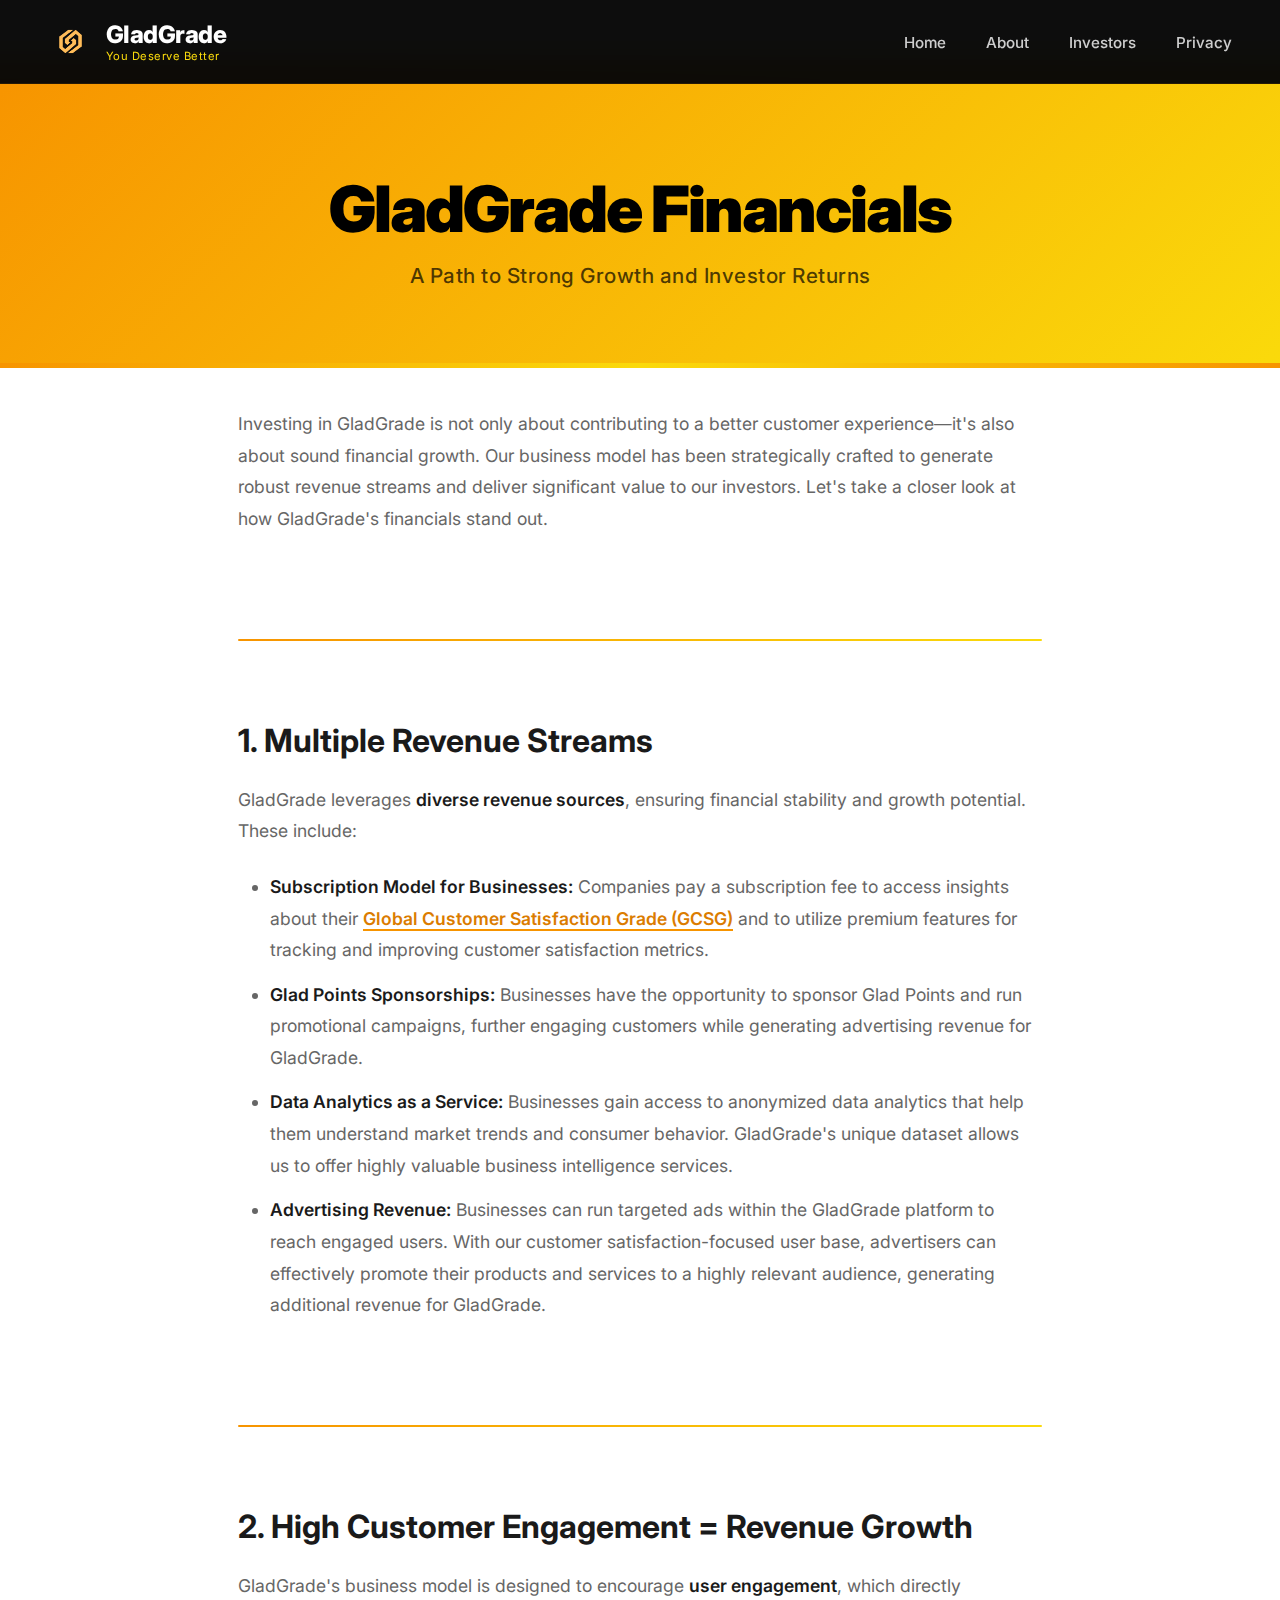
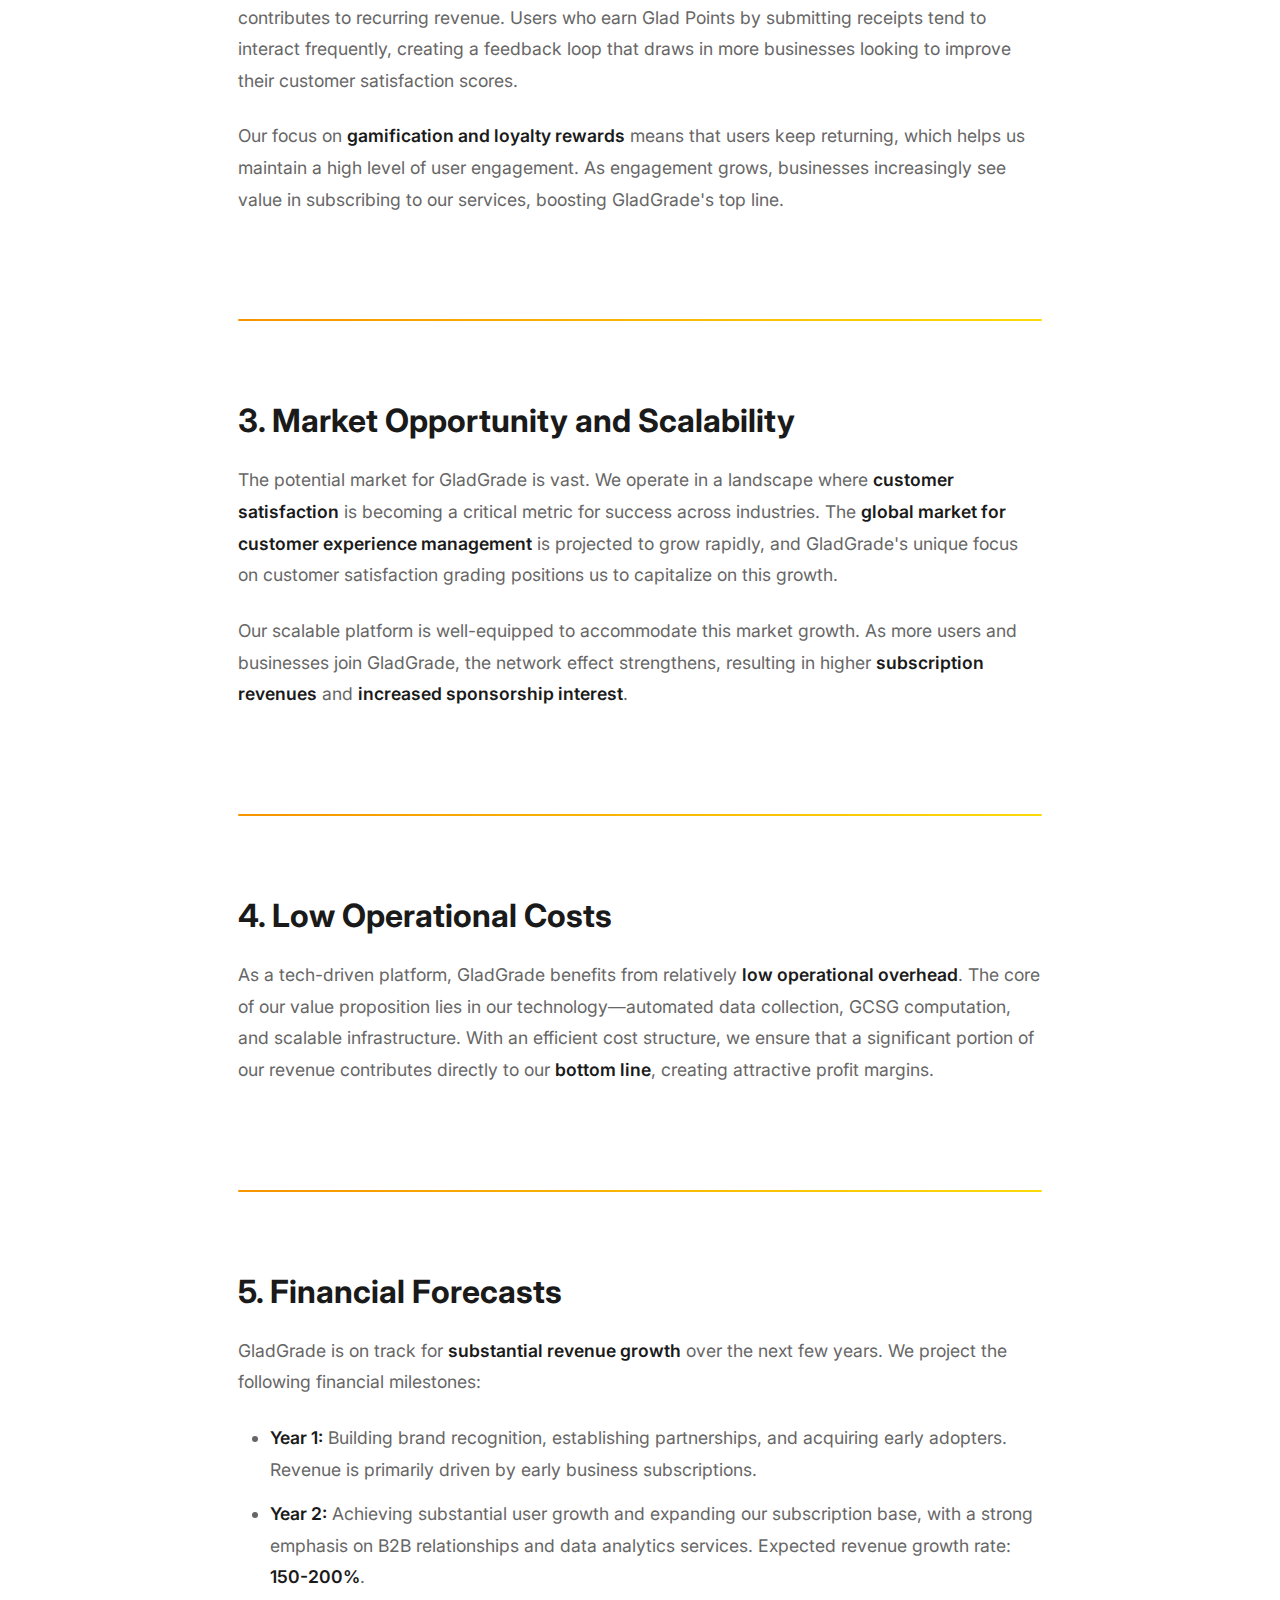
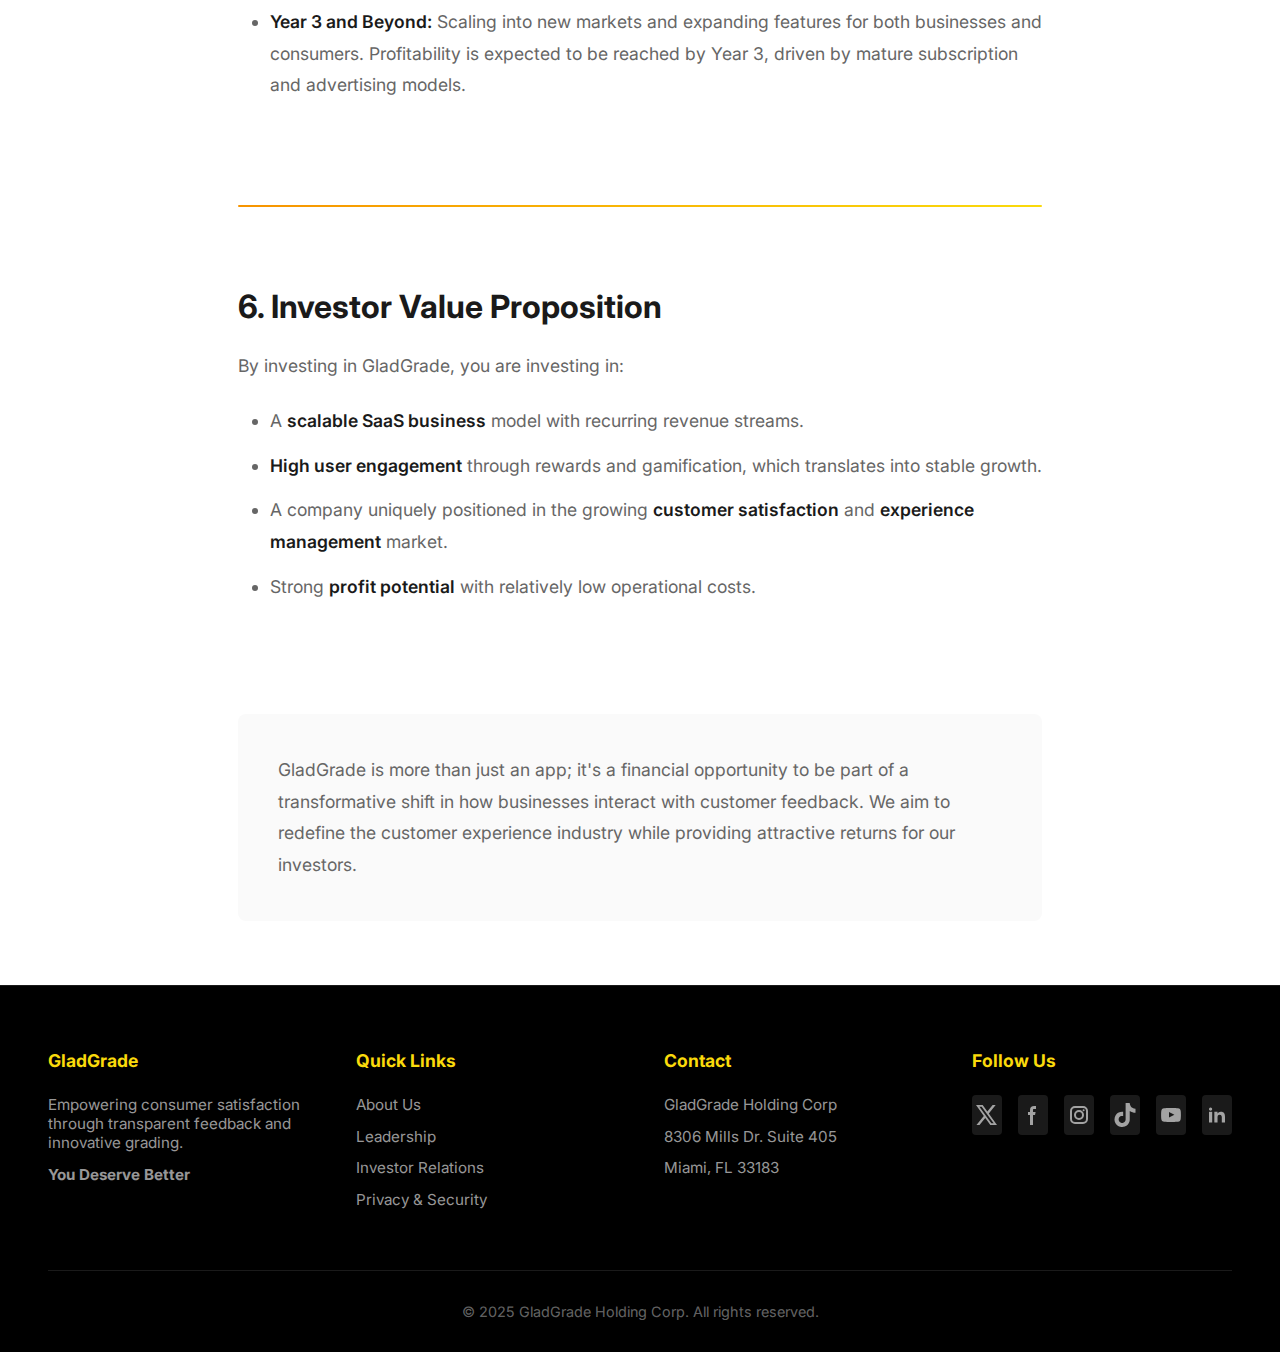
<file: glad-grade-financials.html>
<!DOCTYPE html>
<html lang="en">
    <head>
        <!-- Google tag (gtag.js) -->
<script async src="https://www.googletagmanager.com/gtag/js?id=G-B374RF548D"></script>
<script>
  window.dataLayer = window.dataLayer || [];
  function gtag(){dataLayer.push(arguments);}
  gtag('js', new Date());

  gtag('config', 'G-B374RF548D');
</script> 
        <meta charset="UTF-8">
        <meta name="viewport" content="width=device-width, initial-scale=1.0">
        
        <!-- Primary Meta Tags -->
        <title>GladGrade Financials - Revenue Streams & Growth Strategy | Investor Info</title>
        <meta name="title" content="GladGrade Financials - Revenue Streams & Growth Strategy | Investor Info">
        <meta name="description" content="GladGrade Financials - Explore our multiple revenue streams, scalable SaaS business model, market opportunity, and financial forecasts. Projected 150-200% revenue growth with low operational costs and high profit potential.">
        <meta name="keywords" content="GladGrade financials, revenue streams, SaaS business model, investor returns, financial growth, GCSG revenue, subscription model, scalable platform, customer satisfaction market, B2B SaaS, data analytics revenue, advertising revenue, financial forecasts, profit margins">
        <meta name="author" content="GladGrade Holding Corporation">
        <meta name="robots" content="index, follow">
        <meta name="language" content="English">
        <meta name="revisit-after" content="7 days">
        <link rel="canonical" href="https://www.gladgrade.com/glad-grade-financials.html">
        
        <!-- Open Graph / Facebook -->
        <meta property="og:type" content="website">
        <meta property="og:url" content="https://www.gladgrade.com/glad-grade-financials.html">
        <meta property="og:title" content="GladGrade Financials - Revenue Streams & Growth Strategy">
        <meta property="og:description" content="Discover GladGrade's financial strategy with multiple revenue streams, scalable SaaS platform, and path to profitability. Projected 150-200% revenue growth in Year 2.">
        <meta property="og:image" content="https://www.gladgrade.com/images/business-analytics.jpg">
        <meta property="og:image:width" content="1200">
        <meta property="og:image:height" content="630">
        <meta property="og:image:alt" content="GladGrade Financial Growth and Revenue Streams">
        <meta property="og:site_name" content="GladGrade">
        <meta property="og:locale" content="en_US">
        
        <!-- Twitter -->
        <meta name="twitter:card" content="summary_large_image">
        <meta name="twitter:url" content="https://www.gladgrade.com/glad-grade-financials.html">
        <meta name="twitter:title" content="GladGrade Financials - Revenue Streams & Growth Strategy">
        <meta name="twitter:description" content="Discover GladGrade's financial strategy with multiple revenue streams, scalable SaaS platform, and path to profitability. Projected 150-200% revenue growth in Year 2.">
        <meta name="twitter:image" content="https://www.gladgrade.com/images/business-analytics.jpg">
        <meta name="twitter:image:alt" content="GladGrade Financial Growth and Revenue Streams">
        <meta name="twitter:site" content="@glad_grade">
        <meta name="twitter:creator" content="@glad_grade">
        
        <!-- Geo Tags -->
        <meta name="geo.region" content="US-FL">
        <meta name="geo.placename" content="Miami">
        <meta name="geo.position" content="25.7617;-80.1918">
        <meta name="ICBM" content="25.7617, -80.1918">
        
        <!-- Mobile Meta Tags -->
        <meta name="theme-color" content="#F79400">
        <meta name="mobile-web-app-capable" content="yes">
        <meta name="apple-mobile-web-app-capable" content="yes">
        <meta name="apple-mobile-web-app-status-bar-style" content="black-translucent">
        <meta name="apple-mobile-web-app-title" content="GladGrade Financials">
        
        <!-- App Links -->
        <meta property="al:ios:app_store_id" content="6737136251">
        <meta property="al:ios:app_name" content="GladGrade">
        <meta property="al:ios:url" content="gladgrade://financials">
        <meta property="al:android:package" content="com.gladgrade.gladgrade">
        <meta property="al:android:app_name" content="GladGrade">
        <meta property="al:android:url" content="gladgrade://financials">
        <meta property="al:web:url" content="https://www.gladgrade.com/glad-grade-financials.html">
        
        <!-- Favicons -->
        <link rel="icon" type="image/png" sizes="32x32" href="images/favicon-32x32.png">
        <link rel="icon" type="image/png" sizes="16x16" href="images/favicon-16x16.png">
        <link rel="apple-touch-icon" sizes="180x180" href="images/apple-touch-icon.png">
        <link rel="manifest" href="site.webmanifest">
        
        <!-- Preconnect for Performance -->
        <link rel="preconnect" href="https://fonts.googleapis.com">
        <link rel="preconnect" href="https://fonts.gstatic.com" crossorigin>
        <link href="https://fonts.googleapis.com/css2?family=Inter:wght@300;400;500;600;700;800;900&display=swap" rel="stylesheet">
        
        <!-- Schema.org Structured Data -->
        <script type="application/ld+json">
        {
            "@context": "https://schema.org",
            "@graph": [
                {
                    "@type": "BreadcrumbList",
                    "itemListElement": [
                        {
                            "@type": "ListItem",
                            "position": 1,
                            "name": "Home",
                            "item": "https://www.gladgrade.com/"
                        },
                        {
                            "@type": "ListItem",
                            "position": 2,
                            "name": "Investors",
                            "item": "https://www.gladgrade.com/investor-relations.html"
                        },
                        {
                            "@type": "ListItem",
                            "position": 3,
                            "name": "Financials",
                            "item": "https://www.gladgrade.com/glad-grade-financials.html"
                        }
                    ]
                },
                {
                    "@type": "Organization",
                    "name": "GladGrade Holding Corporation",
                    "url": "https://www.gladgrade.com",
                    "logo": "https://www.gladgrade.com/images/logo-color-nobackground.png",
                    "description": "Scalable SaaS platform for customer satisfaction analytics and GCSG grading",
                    "address": {
                        "@type": "PostalAddress",
                        "streetAddress": "8306 Mills Dr. Suite 405",
                        "addressLocality": "Miami",
                        "addressRegion": "FL",
                        "postalCode": "33183",
                        "addressCountry": "US"
                    },
                    "contactPoint": {
                        "@type": "ContactPoint",
                        "contactType": "Investor Relations",
                        "email": "investor.relations@gladgrade.com"
                    },
                    "sameAs": [
                        "https://x.com/glad_grade",
                        "https://www.facebook.com/profile.php?id=61568453471966",
                        "https://www.instagram.com/gladgrade/",
                        "https://www.tiktok.com/@gladgrade",
                        "https://www.youtube.com/@GLADGRADE",
                        "https://www.linkedin.com/company/gladgrade"
                    ]
                },
                {
                    "@type": "Article",
                    "headline": "GladGrade Financials - A Path to Strong Growth and Investor Returns",
                    "description": "Explore GladGrade's financial strategy including multiple revenue streams, scalable SaaS business model, market opportunity, and detailed financial forecasts.",
                    "image": "https://www.gladgrade.com/images/business-analytics.jpg",
                    "author": {
                        "@type": "Organization",
                        "name": "GladGrade Holding Corporation"
                    },
                    "publisher": {
                        "@type": "Organization",
                        "name": "GladGrade Holding Corporation",
                        "logo": {
                            "@type": "ImageObject",
                            "url": "https://www.gladgrade.com/images/logo-color-nobackground.png"
                        }
                    },
                    "datePublished": "2025-01-01",
                    "dateModified": "2025-01-01",
                    "mainEntityOfPage": {
                        "@type": "WebPage",
                        "@id": "https://www.gladgrade.com/glad-grade-financials.html"
                    }
                },
                {
                    "@type": "WebPage",
                    "name": "GladGrade Financials",
                    "url": "https://www.gladgrade.com/glad-grade-financials.html",
                    "description": "GladGrade financial overview including revenue streams, growth projections, and investor value proposition",
                    "inLanguage": "en-US",
                    "isPartOf": {
                        "@type": "WebSite",
                        "name": "GladGrade",
                        "url": "https://www.gladgrade.com"
                    },
                    "about": {
                        "@type": "Thing",
                        "name": "Financial Information",
                        "description": "Revenue streams, growth strategy, and financial forecasts"
                    }
                },
                {
                    "@type": "FAQPage",
                    "mainEntity": [
                        {
                            "@type": "Question",
                            "name": "What are GladGrade's main revenue streams?",
                            "acceptedAnswer": {
                                "@type": "Answer",
                                "text": "GladGrade has four primary revenue streams: (1) Subscription Model for Businesses - companies pay to access GCSG insights and premium features; (2) Glad Points Sponsorships - businesses sponsor campaigns and promotional activities; (3) Data Analytics as a Service - anonymized analytics for market trends and consumer behavior; (4) Advertising Revenue - targeted ads within the platform reaching engaged users."
                            }
                        },
                        {
                            "@type": "Question",
                            "name": "What is GladGrade's projected revenue growth?",
                            "acceptedAnswer": {
                                "@type": "Answer",
                                "text": "GladGrade projects substantial revenue growth: Year 1 focuses on building brand recognition and early business subscriptions. Year 2 targets 150-200% revenue growth through user expansion and B2B relationships. Year 3 and beyond aims for profitability through mature subscription and advertising models while scaling into new markets."
                            }
                        },
                        {
                            "@type": "Question",
                            "name": "Why does GladGrade have attractive profit margins?",
                            "acceptedAnswer": {
                                "@type": "Answer",
                                "text": "As a tech-driven platform, GladGrade benefits from relatively low operational overhead. Our core value proposition lies in automated data collection, GCSG computation, and scalable infrastructure. With an efficient cost structure, a significant portion of our revenue contributes directly to our bottom line, creating attractive profit margins."
                            }
                        },
                        {
                            "@type": "Question",
                            "name": "What is GladGrade's market opportunity?",
                            "acceptedAnswer": {
                                "@type": "Answer",
                                "text": "GladGrade operates in the rapidly growing customer experience management market. Customer satisfaction is becoming a critical metric for success across industries. Our scalable platform strengthens through network effects as more users and businesses join, resulting in higher subscription revenues and increased sponsorship interest."
                            }
                        },
                        {
                            "@type": "Question",
                            "name": "What makes GladGrade a good investment opportunity?",
                            "acceptedAnswer": {
                                "@type": "Answer",
                                "text": "Investors in GladGrade benefit from: (1) A scalable SaaS business model with recurring revenue streams; (2) High user engagement through gamification and rewards; (3) Unique positioning in the growing customer satisfaction market; (4) Strong profit potential with low operational costs; (5) Multiple diverse revenue sources ensuring financial stability."
                            }
                        }
                    ]
                },
                {
                    "@type": "Service",
                    "name": "GladGrade SaaS Platform",
                    "description": "Scalable software-as-a-service platform for customer satisfaction analytics and GCSG grading",
                    "provider": {
                        "@type": "Organization",
                        "name": "GladGrade Holding Corporation"
                    },
                    "serviceType": "SaaS Platform",
                    "areaServed": "Worldwide",
                    "hasOfferCatalog": {
                        "@type": "OfferCatalog",
                        "name": "GladGrade Services",
                        "itemListElement": [
                            {
                                "@type": "Offer",
                                "itemOffered": {
                                    "@type": "Service",
                                    "name": "Business Subscriptions",
                                    "description": "Access to GCSG insights and premium features"
                                }
                            },
                            {
                                "@type": "Offer",
                                "itemOffered": {
                                    "@type": "Service",
                                    "name": "Data Analytics Services",
                                    "description": "Anonymized analytics for market trends and consumer behavior"
                                }
                            },
                            {
                                "@type": "Offer",
                                "itemOffered": {
                                    "@type": "Service",
                                    "name": "Advertising Platform",
                                    "description": "Targeted advertising to engaged customer satisfaction users"
                                }
                            },
                            {
                                "@type": "Offer",
                                "itemOffered": {
                                    "@type": "Service",
                                    "name": "Glad Points Sponsorships",
                                    "description": "Promotional campaigns and customer engagement sponsorships"
                                }
                            }
                        ]
                    }
                }
            ]
        }
        </script>
        
        <style>
            * {
                margin: 0;
                padding: 0;
                box-sizing: border-box;
            }
            
            :root {
                --gold-primary: #F79400;
                --gold-light: #FADA0B;
                --gold-dark: #DB7C00;
                --text-dark: #1a1a1a;
                --text-gray: #666;
                --bg-light: #fafafa;
            }
            
            body {
                font-family: 'Inter', -apple-system, sans-serif;
                overflow-x: hidden;
                background: #ffffff;
                color: var(--text-dark);
            }
            
            /* Navigation */
            header {
                position: fixed;
                top: 0;
                width: 100%;
                z-index: 1000;
                background: rgba(0, 0, 0, 0.95);
                backdrop-filter: blur(20px);
                border-bottom: 1px solid rgba(247, 148, 0, 0.1);
            }
            
            .header-container {
                max-width: 1600px;
                margin: 0 auto;
                padding: 1.2rem 3rem;
                display: flex;
                justify-content: space-between;
                align-items: center;
            }
            
            .logo-container {
                display: flex;
                align-items: center;
                gap: 0.8rem;
                text-decoration: none;
            }
            
            .logo {
                width: 45px;
                height: 45px;
                border-radius: 8px;
            }
            
            .logo-text {
                font-size: 1.5rem;
                font-weight: 800;
                color: #fff;
                letter-spacing: -0.5px;
            }
            
            .tagline {
                font-size: 0.7rem;
                color: var(--gold-light);
                font-weight: 400;
                letter-spacing: 0.5px;
            }
            
            nav ul {
                display: flex;
                gap: 2.5rem;
                list-style: none;
                align-items: center;
            }
            
            nav a {
                color: rgba(255, 255, 255, 0.8);
                text-decoration: none;
                font-weight: 500;
                font-size: 0.95rem;
                transition: color 0.2s;
            }
            
            nav a:hover {
                color: var(--gold-light);
            }
            
            .menu-toggle {
                display: none;
                background: none;
                border: none;
                color: #fff;
                font-size: 1.5rem;
                cursor: pointer;
            }
            
            /* Hero Section */
            .page-hero {
                margin-top: 70px;
                padding: 100px 3rem 80px;
                background: linear-gradient(135deg, var(--gold-primary) 0%, var(--gold-light) 100%);
                text-align: center;
                position: relative;
            }
            
            .page-hero::after {
                content: '';
                position: absolute;
                bottom: 0;
                left: 0;
                right: 0;
                height: 5px;
                background: linear-gradient(90deg, var(--gold-primary), var(--gold-light), var(--gold-primary));
            }
            
            .page-hero h1 {
                font-size: 4rem;
                font-weight: 900;
                color: #000;
                margin-bottom: 1rem;
                letter-spacing: -2px;
            }
            
            .page-hero p {
                font-size: 1.3rem;
                color: rgba(0, 0, 0, 0.7);
                font-weight: 500;
                letter-spacing: 0.5px;
            }
            
            /* Content Sections */
            .content-wrapper {
                max-width: 900px;
                margin: 0 auto;
                padding: 0 3rem;
            }
            
            .content-block {
                padding: 40px 0;
                text-align: left;
            }
            
            .content-block h2 {
                font-size: 2rem;
                font-weight: 700;
                margin-bottom: 1.5rem;
                color: var(--text-dark);
            }
            
            .content-block h3 {
                font-size: 1.5rem;
                font-weight: 600;
                margin-top: 2rem;
                margin-bottom: 1rem;
                color: var(--text-dark);
            }
            
            .content-block p {
                font-size: 1.1rem;
                color: var(--text-gray);
                line-height: 1.8;
                margin-bottom: 1.5rem;
            }
            
            .content-block ul {
                margin-left: 2rem;
                margin-bottom: 1.5rem;
            }
            
            .content-block li {
                font-size: 1.1rem;
                color: var(--text-gray);
                line-height: 1.8;
                margin-bottom: 0.8rem;
            }
            
            .content-block strong {
                color: var(--text-dark);
                font-weight: 600;
            }
            
            .content-block a {
                color: var(--gold-dark);
                font-weight: 600;
                text-decoration: none;
                border-bottom: 2px solid var(--gold-primary);
                transition: all 0.3s;
            }
            
            .content-block a:hover {
                color: var(--gold-primary);
                border-bottom-color: var(--gold-light);
            }
            
            .section-divider {
                height: 2px;
                background: linear-gradient(90deg, var(--gold-primary), var(--gold-light));
                margin: 40px 0;
                border-radius: 1px;
            }
            
            .highlight-box {
                background: var(--bg-light);
                padding: 2.5rem;
                border-radius: 8px;
                margin: 3rem 0;
            }
            
            .highlight-box p {
                font-size: 1.1rem;
                color: var(--text-gray);
                line-height: 1.8;
                margin-bottom: 0;
            }
            
            /* Footer */
            footer {
                background: #000;
                color: #ffffff;
                padding: 4rem 3rem 2rem;
                border-top: 1px solid rgba(255, 255, 255, 0.1);
                margin-top: 4rem;
            }
            
            .footer-content {
                max-width: 1600px;
                margin: 0 auto;
                display: grid;
                grid-template-columns: repeat(auto-fit, minmax(250px, 1fr));
                gap: 3rem;
                margin-bottom: 3rem;
            }
            
            .footer-section h3 {
                color: var(--gold-light);
                margin-bottom: 1.5rem;
                font-size: 1.1rem;
                font-weight: 700;
            }
            
            .footer-section p,
            .footer-section a {
                color: rgba(255, 255, 255, 0.6);
                text-decoration: none;
                display: block;
                margin-bottom: 0.8rem;
                transition: color 0.3s;
                font-size: 0.95rem;
            }
            
            .footer-section a:hover {
                color: var(--gold-light);
            }
            
            .social-links {
                display: flex;
                gap: 1rem;
                margin-top: 1.5rem;
            }
            
            .social-links a {
                width: 40px;
                height: 40px;
                display: flex;
                align-items: center;
                justify-content: center;
                background: rgba(255, 255, 255, 0.1);
                border-radius: 4px;
                transition: all 0.3s;
            }
            
            .social-links a:hover {
                background: var(--gold-primary);
            }
            
            .footer-bottom {
                text-align: center;
                padding-top: 2rem;
                border-top: 1px solid rgba(255, 255, 255, 0.1);
                color: rgba(255, 255, 255, 0.4);
                font-size: 0.9rem;
            }
            
            /* Mobile Responsive */
            @media (max-width: 768px) {
                .header-container {
                    padding: 1rem 1.5rem;
                }
                
                nav ul {
                    display: none;
                    flex-direction: column;
                    position: absolute;
                    top: 100%;
                    left: 0;
                    right: 0;
                    background: rgba(0, 0, 0, 0.98);
                    padding: 2rem 1.5rem;
                    gap: 1.5rem;
                }
                
                nav ul.active {
                    display: flex;
                }
                
                .menu-toggle {
                    display: block;
                }
                
                .page-hero {
                    padding: 80px 1.5rem 60px;
                }
                
                .page-hero h1 {
                    font-size: 2.5rem;
                }
                
                .page-hero p {
                    font-size: 1.1rem;
                }
                
                .content-wrapper {
                    padding: 0 1.5rem;
                }
                
                .content-block {
                    padding: 30px 0;
                }
                
                .content-block h2 {
                    font-size: 1.75rem;
                }
                
                .content-block h3 {
                    font-size: 1.3rem;
                }
                
                .content-block p,
                .content-block li {
                    font-size: 1rem;
                }
            }
        </style>
    </head>
<body>
    <header>
        <div class="header-container">
            <a href="index.html" class="logo-container">
                <img src="images/logo-color-nobackground.png" alt="GladGrade Logo" class="logo">
                <div>
                    <div class="logo-text">GladGrade</div>
                    <div class="tagline">You Deserve Better</div>
                </div>
            </a>
            <button class="menu-toggle" onclick="toggleMenu()">☰</button>
            <nav>
                <ul id="nav-menu">
                    <li><a href="index.html">Home</a></li>
                    <li><a href="about.html">About</a></li>
                    <li><a href="investor-relations.html">Investors</a></li>
                    <li><a href="privacy-and-security.html">Privacy</a></li>
                </ul>
            </nav>
        </div>
    </header>

    <section class="page-hero">
        <h1>GladGrade Financials</h1>
        <p>A Path to Strong Growth and Investor Returns</p>
    </section>

    <div class="content-wrapper">
        <div class="content-block">
            <p>Investing in GladGrade is not only about contributing to a better customer experience—it's also about sound financial growth. Our business model has been strategically crafted to generate robust revenue streams and deliver significant value to our investors. Let's take a closer look at how GladGrade's financials stand out.</p>
        </div>

        <div class="section-divider"></div>

        <div class="content-block">
            <h2>1. Multiple Revenue Streams</h2>
            <p>GladGrade leverages <strong>diverse revenue sources</strong>, ensuring financial stability and growth potential. These include:</p>
            <ul>
                <li><strong>Subscription Model for Businesses:</strong> Companies pay a subscription fee to access insights about their <a href="global-customer-satisfaction-grade-gcsg.html">Global Customer Satisfaction Grade (GCSG)</a> and to utilize premium features for tracking and improving customer satisfaction metrics.</li>
                <li><strong>Glad Points Sponsorships:</strong> Businesses have the opportunity to sponsor Glad Points and run promotional campaigns, further engaging customers while generating advertising revenue for GladGrade.</li>
                <li><strong>Data Analytics as a Service:</strong> Businesses gain access to anonymized data analytics that help them understand market trends and consumer behavior. GladGrade's unique dataset allows us to offer highly valuable business intelligence services.</li>
                <li><strong>Advertising Revenue:</strong> Businesses can run targeted ads within the GladGrade platform to reach engaged users. With our customer satisfaction-focused user base, advertisers can effectively promote their products and services to a highly relevant audience, generating additional revenue for GladGrade.</li>
            </ul>
        </div>

        <div class="section-divider"></div>

        <div class="content-block">
            <h2>2. High Customer Engagement = Revenue Growth</h2>
            <p>GladGrade's business model is designed to encourage <strong>user engagement</strong>, which directly contributes to recurring revenue. Users who earn Glad Points by submitting receipts tend to interact frequently, creating a feedback loop that draws in more businesses looking to improve their customer satisfaction scores.</p>
            <p>Our focus on <strong>gamification and loyalty rewards</strong> means that users keep returning, which helps us maintain a high level of user engagement. As engagement grows, businesses increasingly see value in subscribing to our services, boosting GladGrade's top line.</p>
        </div>

        <div class="section-divider"></div>

        <div class="content-block">
            <h2>3. Market Opportunity and Scalability</h2>
            <p>The potential market for GladGrade is vast. We operate in a landscape where <strong>customer satisfaction</strong> is becoming a critical metric for success across industries. The <strong>global market for customer experience management</strong> is projected to grow rapidly, and GladGrade's unique focus on customer satisfaction grading positions us to capitalize on this growth.</p>
            <p>Our scalable platform is well-equipped to accommodate this market growth. As more users and businesses join GladGrade, the network effect strengthens, resulting in higher <strong>subscription revenues</strong> and <strong>increased sponsorship interest</strong>.</p>
        </div>

        <div class="section-divider"></div>

        <div class="content-block">
            <h2>4. Low Operational Costs</h2>
            <p>As a tech-driven platform, GladGrade benefits from relatively <strong>low operational overhead</strong>. The core of our value proposition lies in our technology—automated data collection, GCSG computation, and scalable infrastructure. With an efficient cost structure, we ensure that a significant portion of our revenue contributes directly to our <strong>bottom line</strong>, creating attractive profit margins.</p>
        </div>

        <div class="section-divider"></div>

        <div class="content-block">
            <h2>5. Financial Forecasts</h2>
            <p>GladGrade is on track for <strong>substantial revenue growth</strong> over the next few years. We project the following financial milestones:</p>
            <ul>
                <li><strong>Year 1:</strong> Building brand recognition, establishing partnerships, and acquiring early adopters. Revenue is primarily driven by early business subscriptions.</li>
                <li><strong>Year 2:</strong> Achieving substantial user growth and expanding our subscription base, with a strong emphasis on B2B relationships and data analytics services. Expected revenue growth rate: <strong>150-200%</strong>.</li>
                <li><strong>Year 3 and Beyond:</strong> Scaling into new markets and expanding features for both businesses and consumers. Profitability is expected to be reached by Year 3, driven by mature subscription and advertising models.</li>
            </ul>
        </div>

        <div class="section-divider"></div>

        <div class="content-block">
            <h2>6. Investor Value Proposition</h2>
            <p>By investing in GladGrade, you are investing in:</p>
            <ul>
                <li>A <strong>scalable SaaS business</strong> model with recurring revenue streams.</li>
                <li><strong>High user engagement</strong> through rewards and gamification, which translates into stable growth.</li>
                <li>A company uniquely positioned in the growing <strong>customer satisfaction</strong> and <strong>experience management</strong> market.</li>
                <li>Strong <strong>profit potential</strong> with relatively low operational costs.</li>
            </ul>
        </div>

        <div class="highlight-box">
            <p>GladGrade is more than just an app; it's a financial opportunity to be part of a transformative shift in how businesses interact with customer feedback. We aim to redefine the customer experience industry while providing attractive returns for our investors.</p>
        </div>
    </div>

    <footer>
        <div class="footer-content">
            <div class="footer-section">
                <h3>GladGrade</h3>
                <p>Empowering consumer satisfaction through transparent feedback and innovative grading.</p>
                <p><strong>You Deserve Better</strong></p>
            </div>

            <div class="footer-section">
                <h3>Quick Links</h3>
                <a href="about.html">About Us</a>
                <a href="leadership.html">Leadership</a>
                <a href="investor-relations.html">Investor Relations</a>
                <a href="privacy-and-security.html">Privacy & Security</a>
            </div>

            <div class="footer-section">
                <h3>Contact</h3>
                <p>GladGrade Holding Corp</p>
                <p>8306 Mills Dr. Suite 405</p>
                <p>Miami, FL 33183</p>
            </div>

            <div class="footer-section">
                <h3>Follow Us</h3>
                <div class="social-links">
                    <a href="https://x.com/glad_grade" target="_blank" aria-label="X">
                        <svg width="24" height="24" fill="currentColor" viewBox="0 0 24 24">
                            <path d="M13.795 10.533 20.68 2h-3.073l-5.255 6.517L7.69 2H1l7.806 10.91L1.47 22h3.074l5.705-7.07L15.31 22H22l-8.205-11.467Zm-2.38 2.95L9.97 11.464 4.36 3.627h2.31l4.528 6.317 1.443 2.02 6.018 8.409h-2.31l-4.934-6.89Z"/>
                        </svg>
                    </a>
                    <a href="https://www.facebook.com/profile.php?id=61568453471966" target="_blank" aria-label="Facebook">
                        <svg width="24" height="24" fill="currentColor" viewBox="0 0 24 24">
                            <path fill-rule="evenodd" d="M13.135 6H15V3h-1.865a4.147 4.147 0 0 0-4.142 4.142V9H7v3h2v9.938h3V12h2.021l.592-3H12V6.591A.6.6 0 0 1 12.592 6h.543Z" clip-rule="evenodd"/>
                        </svg>
                    </a>
                    <a href="https://www.instagram.com/gladgrade/" target="_blank" aria-label="Instagram">
                        <svg width="24" height="24" fill="none" viewBox="0 0 24 24">
                            <path fill="currentColor" fill-rule="evenodd" d="M3 8a5 5 0 0 1 5-5h8a5 5 0 0 1 5 5v8a5 5 0 0 1-5 5H8a5 5 0 0 1-5-5V8Zm5-3a3 3 0 0 0-3 3v8a3 3 0 0 0 3 3h8a3 3 0 0 0 3-3V8a3 3 0 0 0-3-3H8Zm7.597 2.214a1 1 0 0 1 1-1h.01a1 1 0 1 1 0 2h-.01a1 1 0 0 1-1-1ZM12 9a3 3 0 1 0 0 6 3 3 0 0 0 0-6Zm-5 3a5 5 0 1 1 10 0 5 5 0 0 1-10 0Z" clip-rule="evenodd"/>
                        </svg>
                    </a>
                    <a href="https://www.tiktok.com/@gladgrade" target="_blank" aria-label="TikTok">
                        <svg width="24" height="24" fill="none" viewBox="0 0 24 24">
                            <path d="M22.5 9.84202C20.4357 9.84696 18.4221 9.20321 16.7435 8.00171V16.3813C16.7429 17.9333 16.2685 19.4482 15.3838 20.7233C14.499 21.9984 13.246 22.973 11.7923 23.5168C10.3387 24.0606 8.75362 24.1477 7.24914 23.7664C5.74466 23.3851 4.39245 22.5536 3.37333 21.383C2.3542 20.2125 1.71674 18.7587 1.54617 17.2161C1.3756 15.6735 1.68007 14.1156 2.41884 12.7507C3.15762 11.3858 4.2955 10.279 5.68034 9.57823C7.06517 8.87746 8.63095 8.61616 10.1683 8.82927V13.0439C9.46481 12.8227 8.70938 12.8293 8.0099 13.063C7.31041 13.2966 6.70265 13.7453 6.2734 14.345C5.84415 14.9446 5.61536 15.6646 5.6197 16.402C5.62404 17.1395 5.8613 17.8567 6.29759 18.4512C6.73387 19.0458 7.34688 19.4873 8.04906 19.7127C8.75125 19.9381 9.5067 19.9359 10.2075 19.7063C10.9084 19.4768 11.5188 19.0316 11.9515 18.4345C12.3843 17.8374 12.6173 17.1188 12.6173 16.3813V0H16.7435C16.7406 0.348435 16.7698 0.696395 16.8307 1.03948C16.9741 1.80537 17.2722 2.53396 17.7068 3.18068C18.1415 3.8274 18.7035 4.37867 19.3585 4.80075C20.2903 5.41688 21.3829 5.74528 22.5 5.74505V9.84202Z" fill="currentColor"></path>
                        </svg>
                    </a>
                    <a href="https://www.youtube.com/@GLADGRADE" target="_blank" aria-label="YouTube">
                        <svg width="24" height="24" fill="currentColor" viewBox="0 0 24 24">
                            <path fill-rule="evenodd" d="M21.7 8.037a4.26 4.26 0 0 0-.789-1.964 2.84 2.84 0 0 0-1.984-.839c-2.767-.2-6.926-.2-6.926-.2s-4.157 0-6.928.2a2.836 2.836 0 0 0-1.983.839 4.225 4.225 0 0 0-.79 1.965 30.146 30.146 0 0 0-.2 3.206v1.5a30.12 30.12 0 0 0 .2 3.206c.094.712.364 1.39.784 1.972.604.536 1.38.837 2.187.848 1.583.151 6.731.2 6.731.2s4.161 0 6.928-.2a2.844 2.844 0 0 0 1.985-.84 4.27 4.27 0 0 0 .787-1.965 30.12 30.12 0 0 0 .2-3.206v-1.516a30.672 30.672 0 0 0-.202-3.206Zm-11.692 6.554v-5.62l5.4 2.819-5.4 2.801Z" clip-rule="evenodd"/>
                        </svg>
                    </a>
                    <a href="https://www.linkedin.com/company/gladgrade" target="_blank" aria-label="LinkedIn">
                        <svg width="24" height="24" fill="currentColor" viewBox="0 0 24 24">
                            <path fill-rule="evenodd" d="M12.51 8.796v1.697a3.738 3.738 0 0 1 3.288-1.684c3.455 0 4.202 2.16 4.202 4.97V19.5h-3.2v-5.072c0-1.21-.244-2.766-2.128-2.766-1.827 0-2.139 1.317-2.139 2.676V19.5h-3.19V8.796h3.168ZM7.2 6.106a1.61 1.61 0 0 1-.988 1.483 1.595 1.595 0 0 1-1.743-.348A1.607 1.607 0 0 1 5.6 4.5a1.601 1.601 0 0 1 1.6 1.606Z" clip-rule="evenodd"/>
                            <path d="M7.2 8.809H4V19.5h3.2V8.809Z"/>
                        </svg>
                    </a>
                </div>
            </div>
        </div>

        <div class="footer-bottom">
            <p>&copy; 2025 GladGrade Holding Corp. All rights reserved.</p>
        </div>
    </footer>

    <script>
        // Mobile menu toggle
        function toggleMenu() {
            const menu = document.getElementById("nav-menu");
            menu.classList.toggle("active");
        }

        // Close mobile menu when clicking outside
        document.addEventListener("click", (event) => {
            const menu = document.getElementById("nav-menu");
            const toggle = document.querySelector(".menu-toggle");

            if (menu && toggle && !menu.contains(event.target) && !toggle.contains(event.target)) {
                menu.classList.remove("active");
            }
        });
    </script>
</body>
</html>
</file>
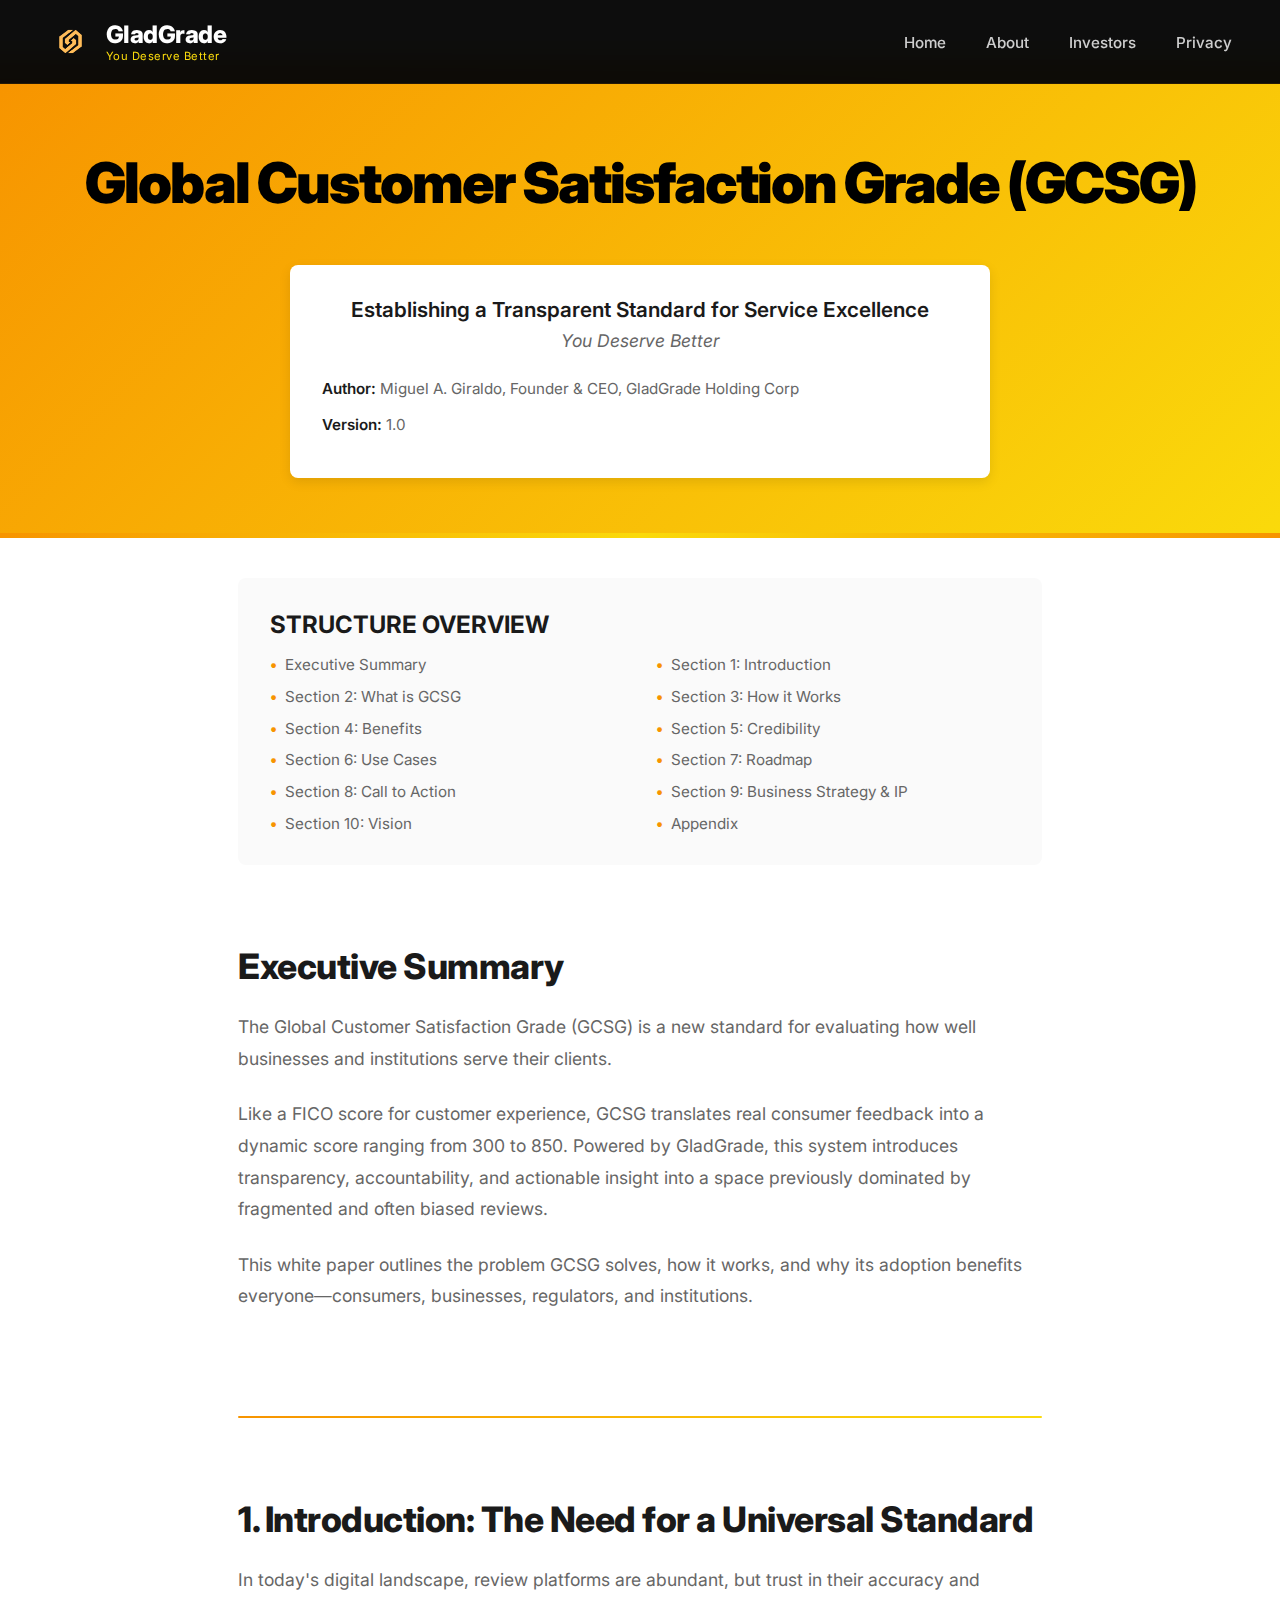
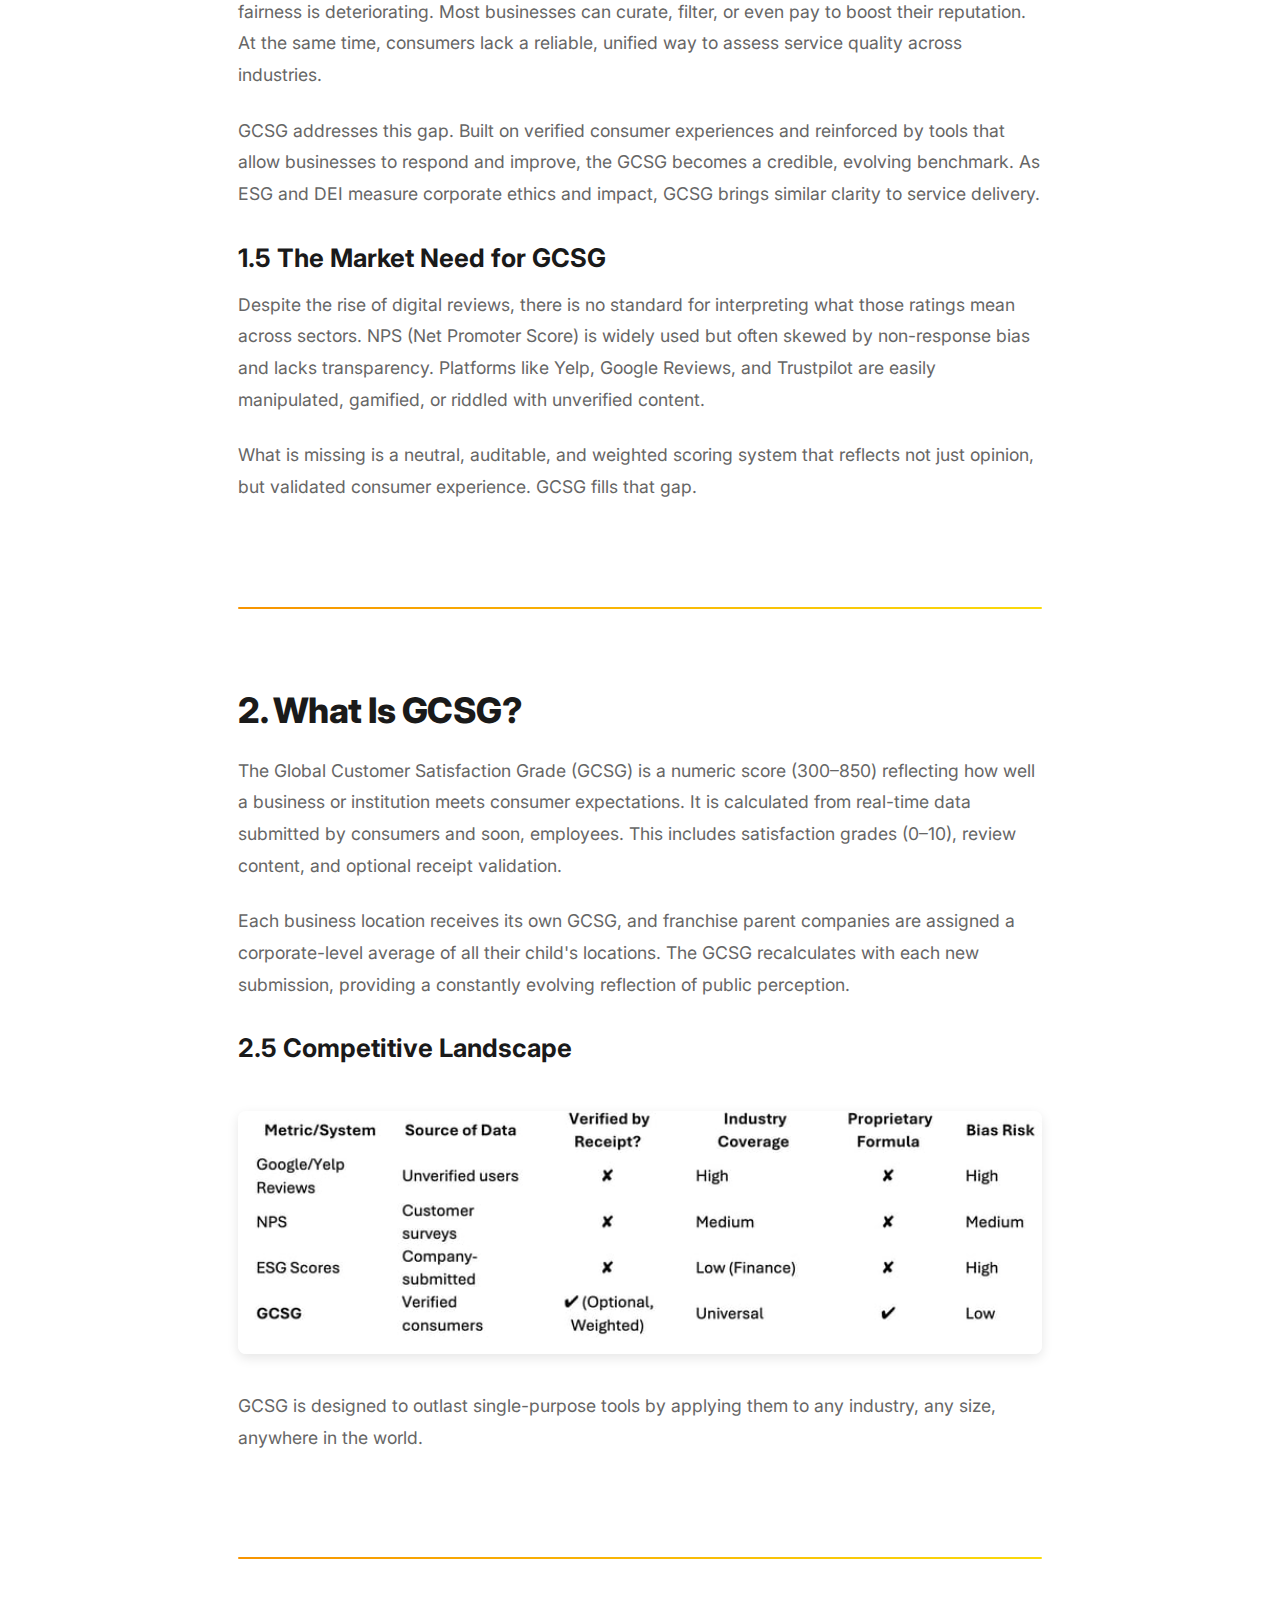
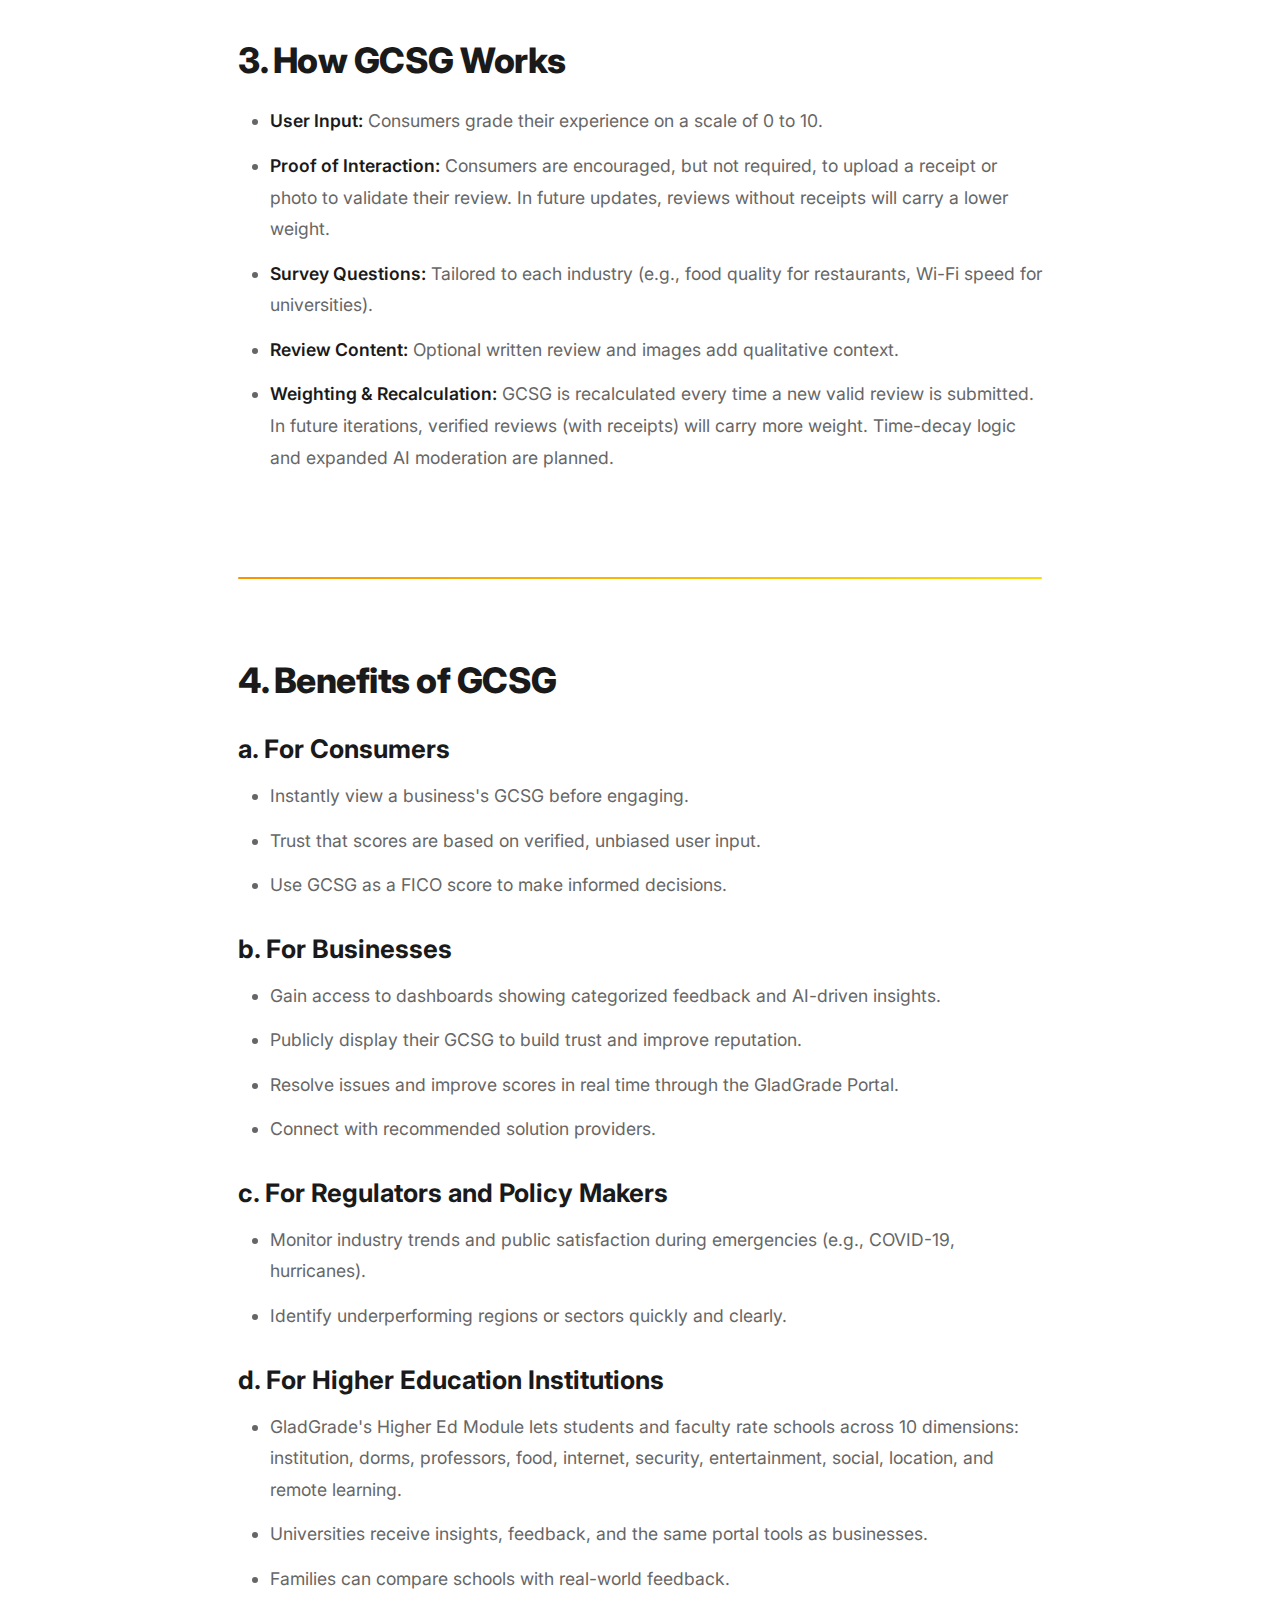
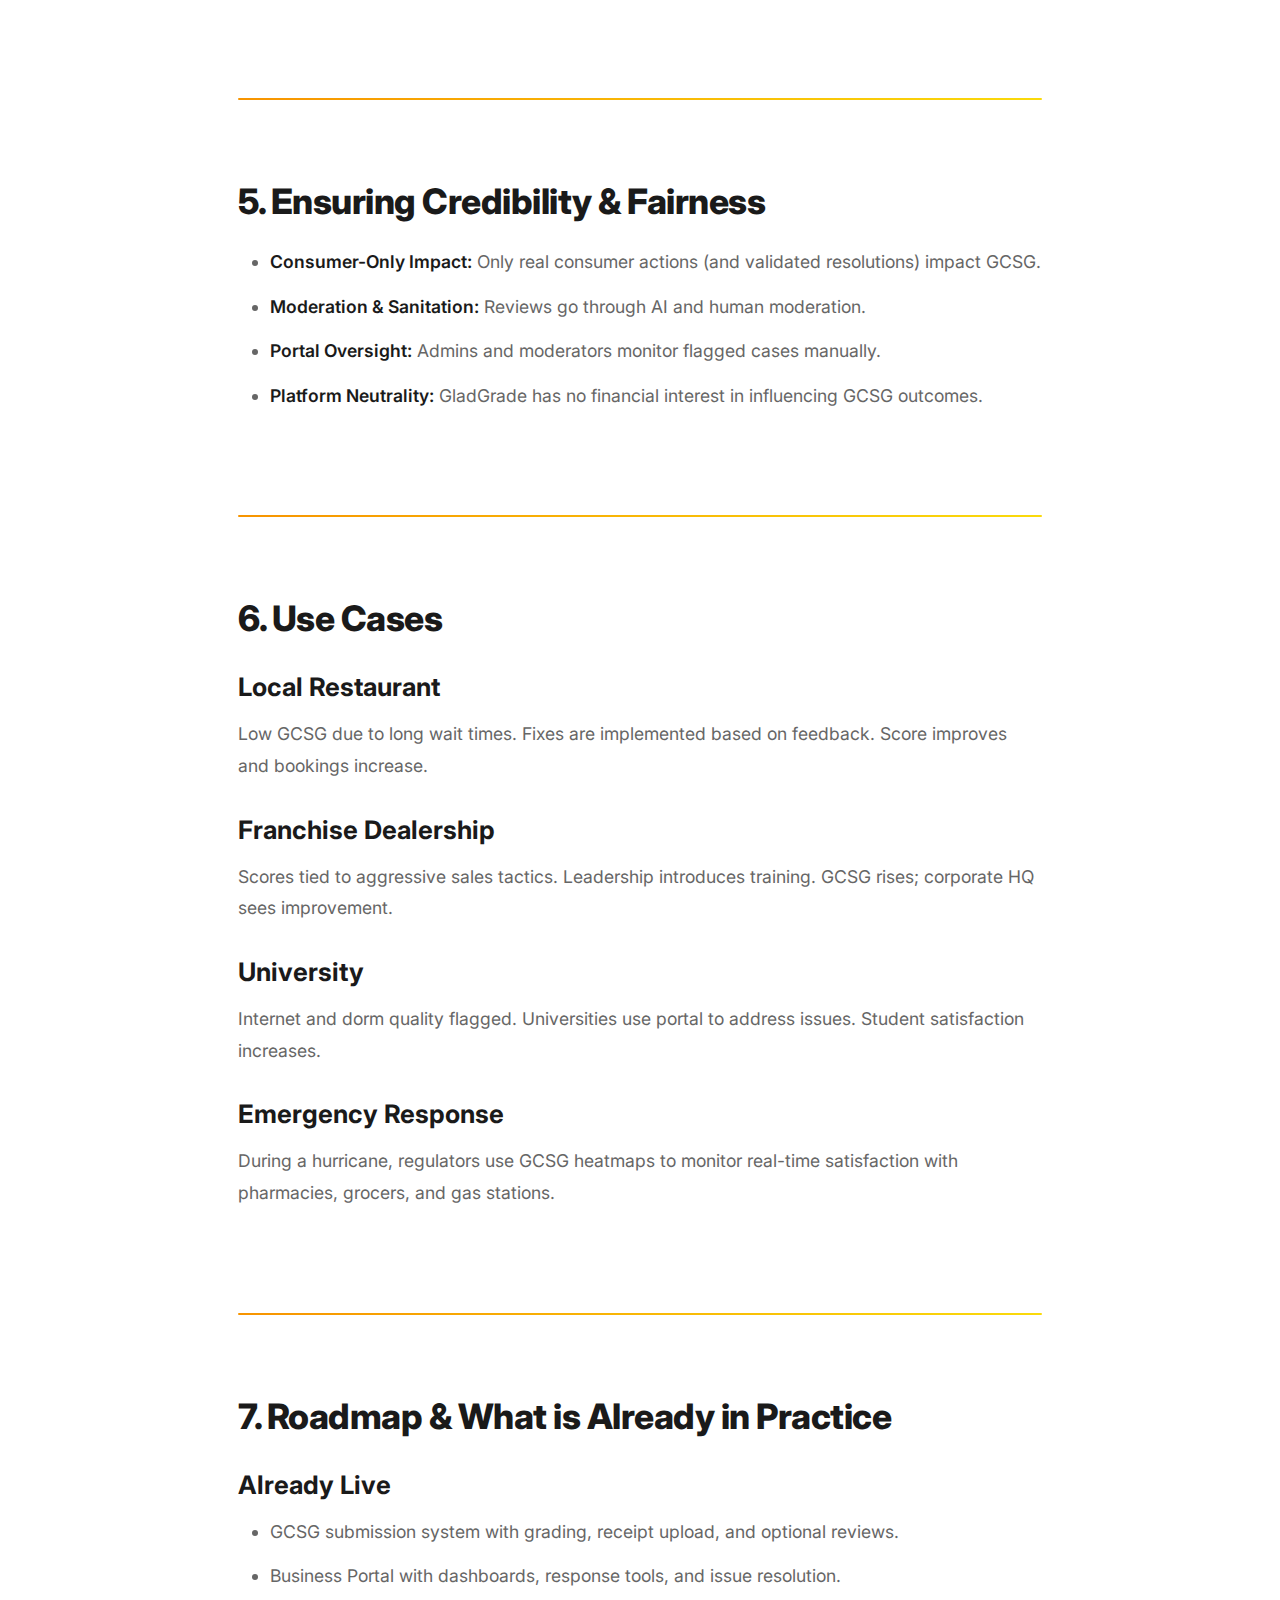
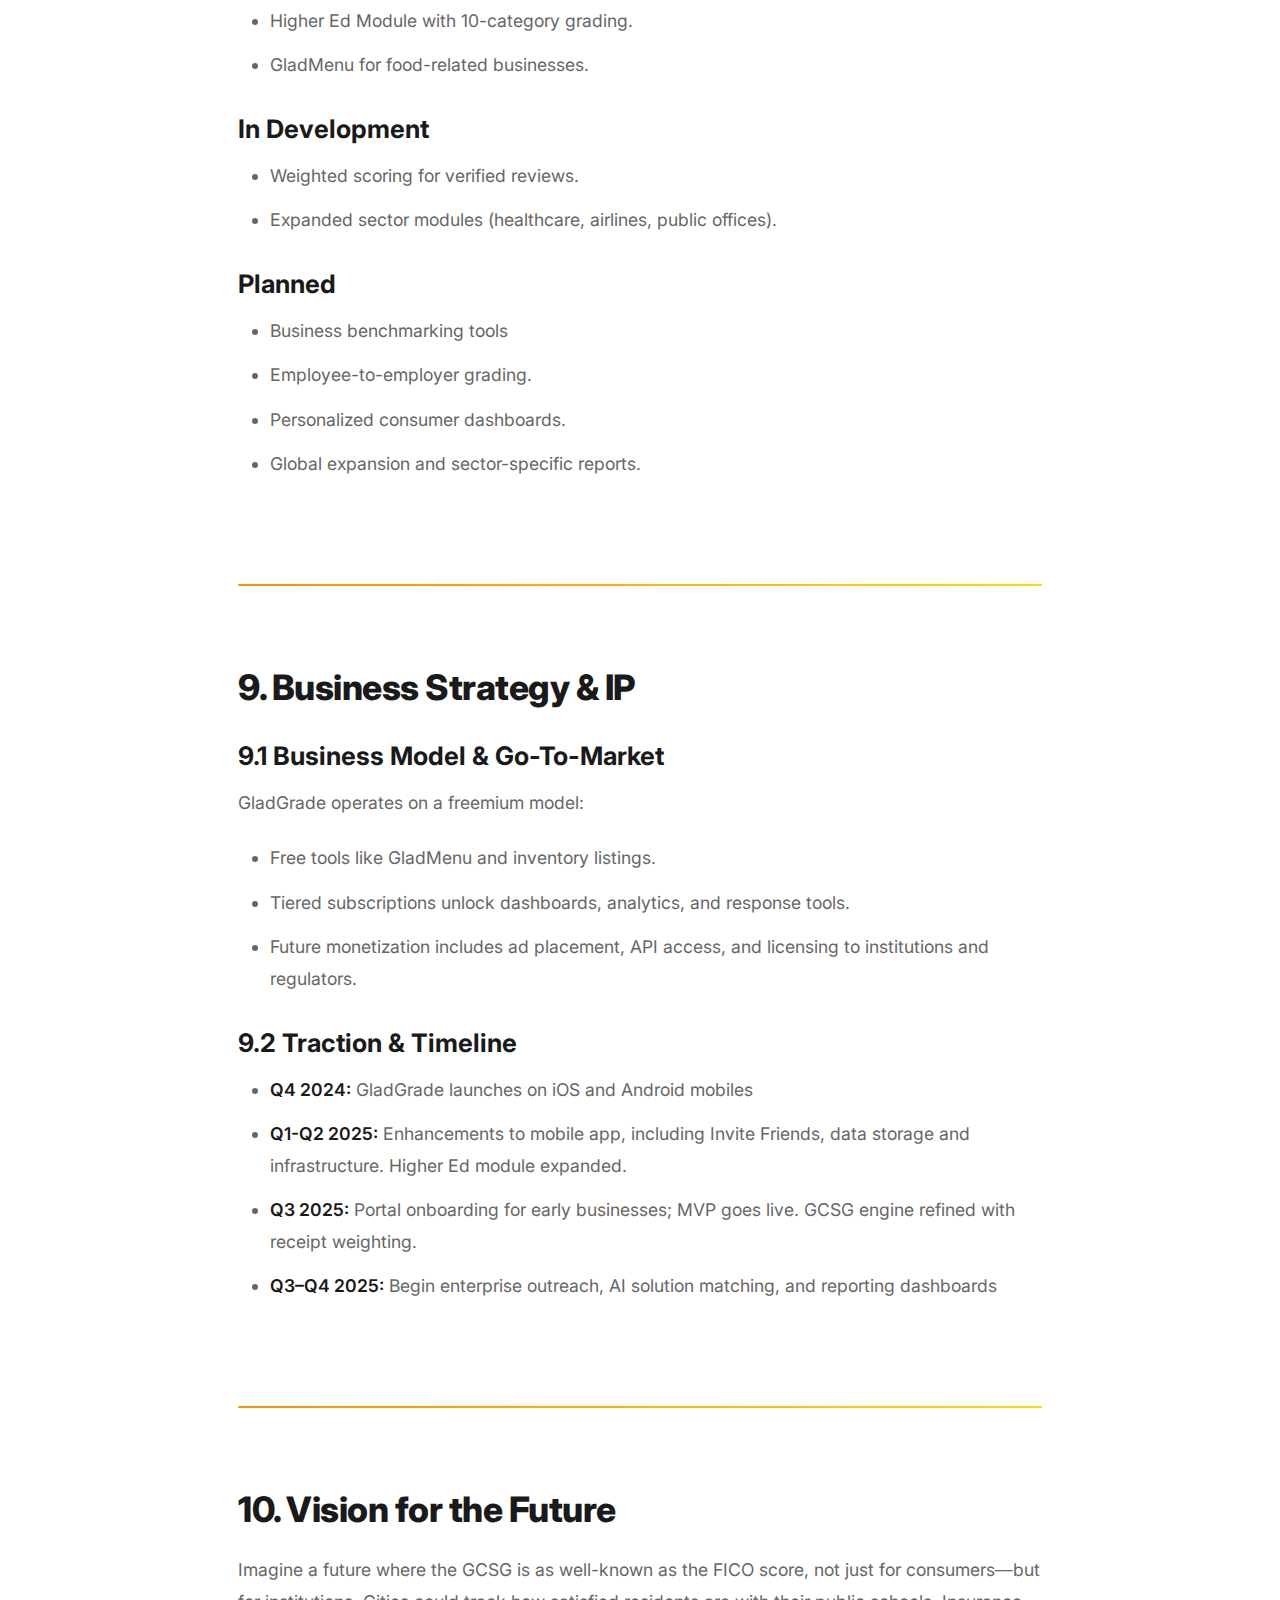
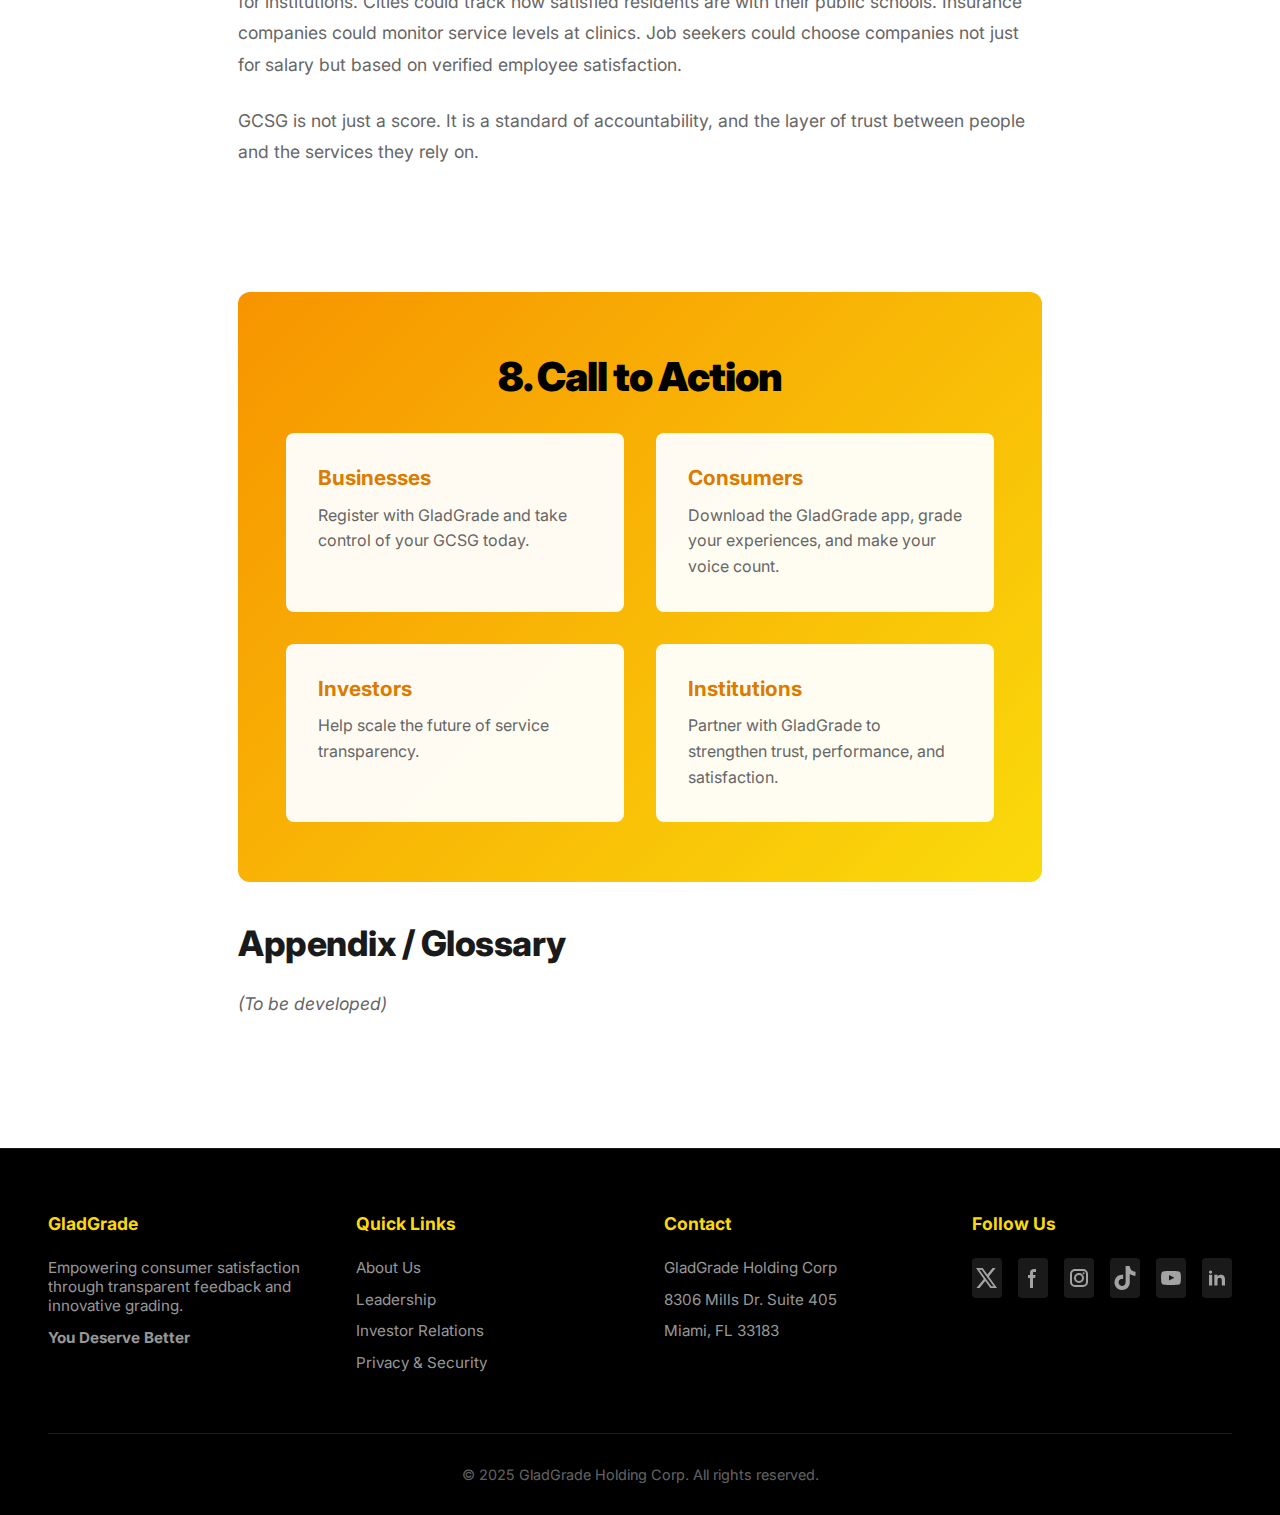
<file: global-customer-satisfaction-grade-gcsg.html>
<!DOCTYPE html>
<html lang="en">
<head>
    <!-- Google tag (gtag.js) -->
<script async src="https://www.googletagmanager.com/gtag/js?id=G-B374RF548D"></script>
<script>
  window.dataLayer = window.dataLayer || [];
  function gtag(){dataLayer.push(arguments);}
  gtag('js', new Date());

  gtag('config', 'G-B374RF548D');
</script>
    <meta charset="UTF-8">
    <meta name="viewport" content="width=device-width, initial-scale=1.0">
    
    <!-- Primary Meta Tags -->
    <title>GCSG White Paper - Global Customer Satisfaction Grade (300-850) | GladGrade</title>
    <meta name="title" content="GCSG White Paper - Global Customer Satisfaction Grade (300-850) | GladGrade">
    <meta name="description" content="Global Customer Satisfaction Grade (GCSG) White Paper - The FICO score for customer experience. A transparent, auditable standard (300-850) for measuring service excellence across all industries. Learn how GCSG brings accountability to service delivery.">
    <meta name="keywords" content="GCSG, Global Customer Satisfaction Grade, customer satisfaction metrics, service excellence scoring, customer experience standard, GladGrade whitepaper, business accountability, FICO for service, verified reviews, customer satisfaction scale, NPS alternative, service quality metrics, transparent ratings">
    <meta name="author" content="Miguel A. Giraldo, GladGrade Holding Corporation">
    <meta name="robots" content="index, follow">
    <meta name="language" content="English">
    <meta name="revisit-after" content="7 days">
    <link rel="canonical" href="https://www.gladgrade.com/global-customer-satisfaction-grade-gcsg.html">
    
    <!-- Open Graph / Facebook -->
    <meta property="og:type" content="article">
    <meta property="og:url" content="https://www.gladgrade.com/global-customer-satisfaction-grade-gcsg.html">
    <meta property="og:title" content="GCSG White Paper - The FICO Score for Customer Experience">
    <meta property="og:description" content="Discover GCSG (300-850) - the transparent, auditable standard for measuring service excellence. Like FICO for credit, GCSG provides a universal benchmark for customer satisfaction across all industries.">
    <meta property="og:image" content="https://www.gladgrade.com/images/website-corporate-gcsg-2-point-5.jpeg">
    <meta property="og:image:width" content="1200">
    <meta property="og:image:height" content="630">
    <meta property="og:image:alt" content="GCSG Competitive Landscape - Global Customer Satisfaction Grade">
    <meta property="og:site_name" content="GladGrade">
    <meta property="og:locale" content="en_US">
    <meta property="article:author" content="Miguel A. Giraldo">
    <meta property="article:published_time" content="2025-01-01T00:00:00Z">
    <meta property="article:section" content="Technology">
    <meta property="article:tag" content="GCSG">
    <meta property="article:tag" content="Customer Satisfaction">
    <meta property="article:tag" content="Service Excellence">
    
    <!-- Twitter -->
    <meta name="twitter:card" content="summary_large_image">
    <meta name="twitter:url" content="https://www.gladgrade.com/global-customer-satisfaction-grade-gcsg.html">
    <meta name="twitter:title" content="GCSG White Paper - The FICO Score for Customer Experience">
    <meta name="twitter:description" content="Discover GCSG (300-850) - the transparent, auditable standard for measuring service excellence. Like FICO for credit, GCSG provides a universal benchmark for customer satisfaction.">
    <meta name="twitter:image" content="https://www.gladgrade.com/images/website-corporate-gcsg-2-point-5.jpeg">
    <meta name="twitter:image:alt" content="GCSG Competitive Landscape - Global Customer Satisfaction Grade">
    <meta name="twitter:site" content="@glad_grade">
    <meta name="twitter:creator" content="@glad_grade">
    
    <!-- Geo Tags -->
    <meta name="geo.region" content="US-FL">
    <meta name="geo.placename" content="Miami">
    <meta name="geo.position" content="25.7617;-80.1918">
    <meta name="ICBM" content="25.7617, -80.1918">
    
    <!-- Mobile Meta Tags -->
    <meta name="theme-color" content="#F79400">
    <meta name="mobile-web-app-capable" content="yes">
    <meta name="apple-mobile-web-app-capable" content="yes">
    <meta name="apple-mobile-web-app-status-bar-style" content="black-translucent">
    <meta name="apple-mobile-web-app-title" content="GCSG White Paper">
    
    <!-- App Links -->
    <meta property="al:ios:app_store_id" content="6737136251">
    <meta property="al:ios:app_name" content="GladGrade">
    <meta property="al:ios:url" content="gladgrade://gcsg">
    <meta property="al:android:package" content="com.gladgrade.gladgrade">
    <meta property="al:android:app_name" content="GladGrade">
    <meta property="al:android:url" content="gladgrade://gcsg">
    <meta property="al:web:url" content="https://www.gladgrade.com/global-customer-satisfaction-grade-gcsg.html">
    
    <!-- Favicons -->
    <link rel="icon" type="image/png" sizes="32x32" href="images/favicon-32x32.png">
    <link rel="icon" type="image/png" sizes="16x16" href="images/favicon-16x16.png">
    <link rel="apple-touch-icon" sizes="180x180" href="images/apple-touch-icon.png">
    <link rel="manifest" href="site.webmanifest">
    
    <!-- Preconnect for Performance -->
    <link rel="preconnect" href="https://fonts.googleapis.com">
    <link rel="preconnect" href="https://fonts.gstatic.com" crossorigin>
    <link href="https://fonts.googleapis.com/css2?family=Inter:wght@300;400;500;600;700;800;900&display=swap" rel="stylesheet">
    
    <!-- Schema.org Structured Data -->
    <script type="application/ld+json">
    {
        "@context": "https://schema.org",
        "@graph": [
            {
                "@type": "BreadcrumbList",
                "itemListElement": [
                    {
                        "@type": "ListItem",
                        "position": 1,
                        "name": "Home",
                        "item": "https://www.gladgrade.com/"
                    },
                    {
                        "@type": "ListItem",
                        "position": 2,
                        "name": "GCSG White Paper",
                        "item": "https://www.gladgrade.com/global-customer-satisfaction-grade-gcsg.html"
                    }
                ]
            },
            {
                "@type": "ScholarlyArticle",
                "headline": "Global Customer Satisfaction Grade (GCSG) - Establishing a Transparent Standard for Service Excellence",
                "alternativeHeadline": "The FICO Score for Customer Experience",
                "description": "A comprehensive white paper introducing GCSG, a universal standard (300-850) for evaluating customer satisfaction across all industries, similar to FICO scores for credit.",
                "image": "https://www.gladgrade.com/images/website-corporate-gcsg-2-point-5.jpeg",
                "author": {
                    "@type": "Person",
                    "name": "Miguel A. Giraldo",
                    "jobTitle": "Founder & CEO",
                    "affiliation": {
                        "@type": "Organization",
                        "name": "GladGrade Holding Corporation"
                    }
                },
                "publisher": {
                    "@type": "Organization",
                    "name": "GladGrade Holding Corporation",
                    "logo": {
                        "@type": "ImageObject",
                        "url": "https://www.gladgrade.com/images/logo-color-nobackground.png"
                    }
                },
                "datePublished": "2025-01-01",
                "dateModified": "2025-01-01",
                "version": "1.0",
                "inLanguage": "en-US",
                "mainEntityOfPage": {
                    "@type": "WebPage",
                    "@id": "https://www.gladgrade.com/global-customer-satisfaction-grade-gcsg.html"
                },
                "about": [
                    {
                        "@type": "Thing",
                        "name": "Customer Satisfaction Measurement",
                        "description": "Standardized scoring system for service quality"
                    },
                    {
                        "@type": "Thing",
                        "name": "Service Excellence Standards",
                        "description": "Universal benchmarks for customer experience"
                    }
                ],
                "keywords": "GCSG, customer satisfaction, service excellence, transparent ratings, verified reviews, FICO score alternative, NPS alternative"
            },
            {
                "@type": "Organization",
                "name": "GladGrade Holding Corporation",
                "url": "https://www.gladgrade.com",
                "logo": "https://www.gladgrade.com/images/logo-color-nobackground.png",
                "description": "Creator of the Global Customer Satisfaction Grade (GCSG) standard",
                "address": {
                    "@type": "PostalAddress",
                    "streetAddress": "8306 Mills Dr. Suite 405",
                    "addressLocality": "Miami",
                    "addressRegion": "FL",
                    "postalCode": "33183",
                    "addressCountry": "US"
                },
                "founder": {
                    "@type": "Person",
                    "name": "Miguel A. Giraldo"
                },
                "sameAs": [
                    "https://x.com/glad_grade",
                    "https://www.facebook.com/profile.php?id=61568453471966",
                    "https://www.instagram.com/gladgrade/",
                    "https://www.tiktok.com/@gladgrade",
                    "https://www.youtube.com/@GLADGRADE",
                    "https://www.linkedin.com/company/gladgrade"
                ]
            },
            {
                "@type": "FAQPage",
                "mainEntity": [
                    {
                        "@type": "Question",
                        "name": "What is GCSG (Global Customer Satisfaction Grade)?",
                        "acceptedAnswer": {
                            "@type": "Answer",
                            "text": "GCSG is a numeric score ranging from 300 to 850 that reflects how well a business or institution meets consumer expectations. Like a FICO score for customer experience, GCSG translates real consumer feedback into a dynamic, standardized score. It is calculated from real-time data submitted by consumers including satisfaction grades (0-10), review content, and optional receipt validation."
                        }
                    },
                    {
                        "@type": "Question",
                        "name": "How does GCSG work?",
                        "acceptedAnswer": {
                            "@type": "Answer",
                            "text": "GCSG works through five key components: (1) User Input - consumers grade their experience on a scale of 0 to 10; (2) Proof of Interaction - optional receipt or photo upload for validation; (3) Survey Questions - tailored to each industry; (4) Review Content - optional written reviews and images; (5) Weighting & Recalculation - GCSG recalculates with each new submission, with verified reviews carrying more weight in future iterations."
                        }
                    },
                    {
                        "@type": "Question",
                        "name": "What makes GCSG different from other review platforms?",
                        "acceptedAnswer": {
                            "@type": "Answer",
                            "text": "Unlike fragmented review platforms like Yelp, Google Reviews, or Trustpilot that can be manipulated or gamified, GCSG provides a neutral, auditable, and weighted scoring system. It reflects validated consumer experience rather than just opinions. GCSG also addresses limitations of NPS (Net Promoter Score) which often suffers from non-response bias and lacks transparency."
                        }
                    },
                    {
                        "@type": "Question",
                        "name": "Who benefits from GCSG?",
                        "acceptedAnswer": {
                            "@type": "Answer",
                            "text": "GCSG benefits four key groups: (1) Consumers - can instantly view scores before engaging with businesses; (2) Businesses - gain access to dashboards with AI-driven insights and can publicly display their GCSG to build trust; (3) Regulators and Policy Makers - can monitor industry trends and public satisfaction during emergencies; (4) Higher Education Institutions - receive feedback across 10 dimensions including dorms, professors, food, internet, and security."
                        }
                    },
                    {
                        "@type": "Question",
                        "name": "How does GCSG ensure credibility and fairness?",
                        "acceptedAnswer": {
                            "@type": "Answer",
                            "text": "GCSG ensures credibility through four key mechanisms: (1) Consumer-Only Impact - only real consumer actions and validated resolutions affect scores; (2) Moderation & Sanitation - reviews undergo AI and human moderation; (3) Portal Oversight - admins and moderators manually monitor flagged cases; (4) Platform Neutrality - GladGrade has no financial interest in influencing GCSG outcomes."
                        }
                    },
                    {
                        "@type": "Question",
                        "name": "What is the roadmap for GCSG development?",
                        "acceptedAnswer": {
                            "@type": "Answer",
                            "text": "GCSG development includes: Already Live - submission system, Business Portal with dashboards, Higher Ed Module, and GladMenu; In Development - weighted scoring for verified reviews and expanded sector modules for healthcare, airlines, and public offices; Planned - business benchmarking tools, employee-to-employer grading, personalized consumer dashboards, and global expansion with sector-specific reports."
                        }
                    }
                ]
            },
            {
                "@type": "Rating",
                "name": "Global Customer Satisfaction Grade",
                "ratingValue": "300 to 850",
                "bestRating": "850",
                "worstRating": "300",
                "description": "A standardized scoring system for measuring customer satisfaction across all industries"
            },
            {
                "@type": "TechArticle",
                "headline": "GCSG Technical White Paper",
                "description": "Technical documentation of the Global Customer Satisfaction Grade system, methodology, and implementation",
                "author": {
                    "@type": "Person",
                    "name": "Miguel A. Giraldo"
                },
                "datePublished": "2025-01-01",
                "articleSection": [
                    "Executive Summary",
                    "Introduction",
                    "What is GCSG",
                    "How it Works",
                    "Benefits",
                    "Credibility & Fairness",
                    "Use Cases",
                    "Roadmap",
                    "Business Strategy",
                    "Vision"
                ]
            },
            {
                "@type": "WebPage",
                "name": "Global Customer Satisfaction Grade (GCSG) White Paper",
                "url": "https://www.gladgrade.com/global-customer-satisfaction-grade-gcsg.html",
                "description": "Comprehensive white paper on GCSG - the universal standard for measuring customer satisfaction",
                "inLanguage": "en-US",
                "isPartOf": {
                    "@type": "WebSite",
                    "name": "GladGrade",
                    "url": "https://www.gladgrade.com"
                },
                "about": {
                    "@type": "Thing",
                    "name": "Customer Satisfaction Standards",
                    "description": "Universal measurement and accountability for service delivery"
                },
                "specialty": "Customer Experience Measurement"
            },
            {
                "@type": "HowTo",
                "name": "How to Use GCSG to Evaluate Businesses",
                "description": "Step-by-step guide to using the Global Customer Satisfaction Grade",
                "step": [
                    {
                        "@type": "HowToStep",
                        "name": "Check the GCSG Score",
                        "text": "View a business's GCSG score (300-850) before engaging with their services"
                    },
                    {
                        "@type": "HowToStep",
                        "name": "Submit Your Experience",
                        "text": "Grade your experience on a scale of 0 to 10 after interacting with a business"
                    },
                    {
                        "@type": "HowToStep",
                        "name": "Upload Proof",
                        "text": "Optionally upload a receipt or photo to validate your review"
                    },
                    {
                        "@type": "HowToStep",
                        "name": "Add Details",
                        "text": "Complete industry-specific survey questions and add optional written reviews"
                    }
                ]
            }
        ]
    }
    </script>
    
   <style>
        * {
            margin: 0;
            padding: 0;
            box-sizing: border-box;
        }
        
        :root {
            --gold-primary: #F79400;
            --gold-light: #FADA0B;
            --gold-dark: #DB7C00;
            --text-dark: #1a1a1a;
            --text-gray: #666;
            --bg-light: #fafafa;
        }
        
        body {
            font-family: 'Inter', -apple-system, sans-serif;
            overflow-x: hidden;
            background: #ffffff;
            color: var(--text-dark);
        }
        
        /* Navigation */
        header {
            position: fixed;
            top: 0;
            width: 100%;
            z-index: 1000;
            background: rgba(0, 0, 0, 0.95);
            backdrop-filter: blur(20px);
            border-bottom: 1px solid rgba(247, 148, 0, 0.1);
        }
        
        .header-container {
            max-width: 1600px;
            margin: 0 auto;
            padding: 1.2rem 3rem;
            display: flex;
            justify-content: space-between;
            align-items: center;
        }
        
        .logo-container {
            display: flex;
            align-items: center;
            gap: 0.8rem;
            text-decoration: none;
        }
        
        .logo {
            width: 45px;
            height: 45px;
            border-radius: 8px;
        }
        
        .logo-text {
            font-size: 1.5rem;
            font-weight: 800;
            color: #fff;
            letter-spacing: -0.5px;
        }
        
        .tagline {
            font-size: 0.7rem;
            color: var(--gold-light);
            font-weight: 400;
            letter-spacing: 0.5px;
        }
        
        nav ul {
            display: flex;
            gap: 2.5rem;
            list-style: none;
            align-items: center;
        }
        
        nav a {
            color: rgba(255, 255, 255, 0.8);
            text-decoration: none;
            font-weight: 500;
            font-size: 0.95rem;
            transition: color 0.2s;
        }
        
        nav a:hover {
            color: var(--gold-light);
        }
        
        .menu-toggle {
            display: none;
            background: none;
            border: none;
            color: #fff;
            font-size: 1.5rem;
            cursor: pointer;
        }
        
        /* Whitepaper Hero */
        .whitepaper-hero {
    margin-top: 70px;
    padding: 80px 3rem 60px;
    background: linear-gradient(135deg, var(--gold-primary) 0%, var(--gold-light) 100%);
    text-align: center;
    position: relative;
}

.whitepaper-hero::after {
    content: '';
    position: absolute;
    bottom: 0;
    left: 0;
    right: 0;
    height: 5px;
    background: linear-gradient(90deg, var(--gold-primary), var(--gold-light), var(--gold-primary));
}
        
.whitepaper-hero h1 {
    font-size: 3.5rem;
    font-weight: 900;
    color: #000;
    margin-bottom: 3rem;
    letter-spacing: -2px;
    line-height: 1.2;
}
        
.whitepaper-info {
    background: #fff;
    max-width: 700px;
    margin: 0 auto;
    padding: 2rem;
    border-radius: 8px;
    box-shadow: 0 4px 12px rgba(0, 0, 0, 0.1);
}

.whitepaper-subtitle {
    font-size: 1.3rem;
    color: var(--text-dark);
    font-weight: 600;
    margin-bottom: 0.5rem;
}
        
        .whitepaper-tagline {
    font-size: 1.1rem;
    color: var(--text-gray);
    font-style: italic;
    margin-bottom: 1.5rem;
}
        
.whitepaper-meta {
    font-size: 0.95rem;
    color: var(--text-gray);
    line-height: 1.8;
    text-align: left;
}

.whitepaper-meta p {
    margin-bottom: 0.5rem;
}

.whitepaper-meta strong {
    color: var(--text-dark);
    font-weight: 600;
}
        
        /* Content Sections */
        .content-wrapper {
            max-width: 900px;
            margin: 0 auto;
            padding: 0 3rem;
        }
        
        .toc-section {
    background: var(--bg-light);
    padding: 2rem;
    border-radius: 8px;
    margin: 40px 0;
}

.toc-section h2 {
    font-size: 1.5rem;
    font-weight: 700;
    margin-bottom: 1rem;
    color: var(--text-dark);
}
        

.toc-list {
    display: grid;
    grid-template-columns: repeat(2, 1fr);
    gap: 0.8rem 2rem;
    font-size: 0.95rem;
    color: var(--text-gray);
}

.toc-list span {
    display: flex;
    align-items: flex-start;
    gap: 0.5rem;
}

.toc-list span::before {
    content: '•';
    color: var(--gold-primary);
    font-weight: bold;
    flex-shrink: 0;
}

        .toc-section p {
            font-size: 1rem;
            color: var(--text-gray);
            line-height: 1.8;
        }
        

        .content-block {
            padding: 40px 0;
            text-align: left;
        }
        
        .content-block h2 {
            font-size: 2.2rem;
            font-weight: 800;
            margin-bottom: 1.5rem;
            color: var(--text-dark);
            letter-spacing: -0.5px;
        }
        
        .content-block h3 {
            font-size: 1.6rem;
            font-weight: 700;
            margin-top: 2rem;
            margin-bottom: 1rem;
            color: var(--text-dark);
        }
        
        .content-block h4 {
            font-size: 1.3rem;
            font-weight: 600;
            margin-top: 1.5rem;
            margin-bottom: 0.8rem;
            color: var(--text-dark);
        }
        
        .content-block p {
            font-size: 1.1rem;
            color: var(--text-gray);
            line-height: 1.8;
            margin-bottom: 1.5rem;
        }
        
        .content-block ul {
            margin-left: 2rem;
            margin-bottom: 1.5rem;
        }
        
        .content-block li {
            font-size: 1.1rem;
            color: var(--text-gray);
            line-height: 1.8;
            margin-bottom: 0.8rem;
        }
        
        .content-block strong {
            color: var(--text-dark);
            font-weight: 600;
        }
        
        .section-divider {
            height: 2px;
            background: linear-gradient(90deg, var(--gold-primary), var(--gold-light));
            margin: 40px 0;
            border-radius: 1px;
        }
        
        .highlight-box {
            background: var(--bg-light);
            padding: 2rem;
            border-radius: 8px;
            border-left: 4px solid var(--gold-primary);
            margin: 2rem 0;
        }
        
        .highlight-box h3 {
            font-size: 1.5rem;
            font-weight: 700;
            margin-bottom: 1rem;
            color: var(--gold-dark);
        }
        
        .highlight-box p {
            margin-bottom: 1rem;
        }
        
        .comparison-image {
            width: 100%;
            max-width: 100%;
            height: auto;
            border-radius: 8px;
            margin: 2rem 0;
            box-shadow: 0 4px 12px rgba(0, 0, 0, 0.1);
        }
        
        /* CTA Section */
        .cta-section {
            background: linear-gradient(135deg, var(--gold-primary) 0%, var(--gold-light) 100%);
            padding: 60px 3rem;
            text-align: center;
            margin-top: 60px;
            border-radius: 12px;
        }
        
        .cta-section h2 {
            font-size: 2.5rem;
            font-weight: 900;
            color: #000;
            margin-bottom: 2rem;
            letter-spacing: -1px;
        }
        
        .cta-grid {
            display: grid;
            grid-template-columns: repeat(auto-fit, minmax(250px, 1fr));
            gap: 2rem;
            max-width: 1000px;
            margin: 0 auto;
        }
        
        .cta-card {
            background: rgba(255, 255, 255, 0.95);
            padding: 2rem;
            border-radius: 8px;
            text-align: left;
        }
        
        .cta-card h3 {
            font-size: 1.3rem;
            font-weight: 700;
            margin-bottom: 0.8rem;
            color: var(--gold-dark);
        }
        
        .cta-card p {
            font-size: 1rem;
            color: var(--text-gray);
            line-height: 1.6;
        }
        
        /* Footer */
        footer {
            background: #000;
            color: #ffffff;
            padding: 4rem 3rem 2rem;
            border-top: 1px solid rgba(255, 255, 255, 0.1);
            margin-top: 4rem;
        }
        
        .footer-content {
            max-width: 1600px;
            margin: 0 auto;
            display: grid;
            grid-template-columns: repeat(auto-fit, minmax(250px, 1fr));
            gap: 3rem;
            margin-bottom: 3rem;
        }
        
        .footer-section h3 {
            color: var(--gold-light);
            margin-bottom: 1.5rem;
            font-size: 1.1rem;
            font-weight: 700;
        }
        
        .footer-section p,
        .footer-section a {
            color: rgba(255, 255, 255, 0.6);
            text-decoration: none;
            display: block;
            margin-bottom: 0.8rem;
            transition: color 0.3s;
            font-size: 0.95rem;
        }
        
        .footer-section a:hover {
            color: var(--gold-light);
        }
        
        .social-links {
            display: flex;
            gap: 1rem;
            margin-top: 1.5rem;
        }
        
        .social-links a {
            width: 40px;
            height: 40px;
            display: flex;
            align-items: center;
            justify-content: center;
            background: rgba(255, 255, 255, 0.1);
            border-radius: 4px;
            transition: all 0.3s;
        }
        
        .social-links a:hover {
            background: var(--gold-primary);
        }
        
        .footer-bottom {
            text-align: center;
            padding-top: 2rem;
            border-top: 1px solid rgba(255, 255, 255, 0.1);
            color: rgba(255, 255, 255, 0.4);
            font-size: 0.9rem;
        }
        
        /* Mobile Responsive */
        @media (max-width: 768px) {
            .header-container {
                padding: 1rem 1.5rem;
            }
            
            nav ul {
                display: none;
                flex-direction: column;
                position: absolute;
                top: 100%;
                left: 0;
                right: 0;
                background: rgba(0, 0, 0, 0.98);
                padding: 2rem 1.5rem;
                gap: 1.5rem;
            }
            
            nav ul.active {
                display: flex;
            }
            
            .menu-toggle {
                display: block;
            }
            
            .whitepaper-hero {
                padding: 60px 1.5rem 40px;
            }
            
            .whitepaper-hero h1 {
                font-size: 2.2rem;
            }
            
            .whitepaper-subtitle {
                font-size: 1.2rem;
            }
            
            .whitepaper-tagline {
                font-size: 1rem;
            }
            
            .content-wrapper {
                padding: 0 1.5rem;
            }
            
            .content-block {
                padding: 30px 0;
            }
            
            .content-block h2 {
                font-size: 1.8rem;
            }
            
            .content-block h3 {
                font-size: 1.4rem;
            }
            
            .content-block h4 {
                font-size: 1.2rem;
            }
            
            .content-block p,
            .content-block li {
                font-size: 1rem;
            }
            
            .cta-section {
                padding: 40px 1.5rem;
            }
            
            .cta-section h2 {
                font-size: 2rem;
            }
            
            .cta-grid {
                grid-template-columns: 1fr;
            }
        }
    </style>
</head>
<body>
    <header>
        <div class="header-container">
            <a href="index.html" class="logo-container">
                <img src="images/logo-color-nobackground.png" alt="GladGrade Logo" class="logo">
                <div>
                    <div class="logo-text">GladGrade</div>
                    <div class="tagline">You Deserve Better</div>
                </div>
            </a>
            <button class="menu-toggle" onclick="toggleMenu()">☰</button>
            <nav>
                <ul id="nav-menu">
                    <li><a href="index.html">Home</a></li>
                    <li><a href="about.html">About</a></li>
                    <li><a href="investor-relations.html">Investors</a></li>
                    <li><a href="privacy-and-security.html">Privacy</a></li>
                </ul>
            </nav>
        </div>
    </header>

    <section class="whitepaper-hero">
        <h1>Global Customer Satisfaction Grade (GCSG)</h1>
        <div class="whitepaper-info">
            <p class="whitepaper-subtitle">Establishing a Transparent Standard for Service Excellence</p>
            <p class="whitepaper-tagline">You Deserve Better</p>
            <div class="whitepaper-meta">
                <p><strong>Author:</strong> Miguel A. Giraldo, Founder & CEO, GladGrade Holding Corp</p>
                <p><strong>Version:</strong> 1.0</p>
            </div>
        </div>
    </section>

    <div class="content-wrapper">
        <div class="toc-section">
            <h2>STRUCTURE OVERVIEW</h2>
            <div class="toc-list">
                <span>Executive Summary</span>
                <span>Section 1: Introduction</span>
                <span>Section 2: What is GCSG</span>
                <span>Section 3: How it Works</span>
                <span>Section 4: Benefits</span>
                <span>Section 5: Credibility</span>
                <span>Section 6: Use Cases</span>
                <span>Section 7: Roadmap</span>
                <span>Section 8: Call to Action</span>
                <span>Section 9: Business Strategy & IP</span>
                <span>Section 10: Vision</span>
                <span>Appendix</span>
            </div>
        </div>

        <div class="content-block">
            <h2>Executive Summary</h2>
            <p>The Global Customer Satisfaction Grade (GCSG) is a new standard for evaluating how well businesses and institutions serve their clients.</p>
            <p>Like a FICO score for customer experience, GCSG translates real consumer feedback into a dynamic score ranging from 300 to 850. Powered by GladGrade, this system introduces transparency, accountability, and actionable insight into a space previously dominated by fragmented and often biased reviews.</p>
            <p>This white paper outlines the problem GCSG solves, how it works, and why its adoption benefits everyone—consumers, businesses, regulators, and institutions.</p>
        </div>

        <div class="section-divider"></div>

        <div class="content-block">
            <h2>1. Introduction: The Need for a Universal Standard</h2>
            <p>In today's digital landscape, review platforms are abundant, but trust in their accuracy and fairness is deteriorating. Most businesses can curate, filter, or even pay to boost their reputation. At the same time, consumers lack a reliable, unified way to assess service quality across industries.</p>
            <p>GCSG addresses this gap. Built on verified consumer experiences and reinforced by tools that allow businesses to respond and improve, the GCSG becomes a credible, evolving benchmark. As ESG and DEI measure corporate ethics and impact, GCSG brings similar clarity to service delivery.</p>

            <h3>1.5 The Market Need for GCSG</h3>
            <p>Despite the rise of digital reviews, there is no standard for interpreting what those ratings mean across sectors. NPS (Net Promoter Score) is widely used but often skewed by non-response bias and lacks transparency. Platforms like Yelp, Google Reviews, and Trustpilot are easily manipulated, gamified, or riddled with unverified content.</p>
            <p>What is missing is a neutral, auditable, and weighted scoring system that reflects not just opinion, but validated consumer experience. GCSG fills that gap.</p>
        </div>

        <div class="section-divider"></div>

        <div class="content-block">
            <h2>2. What Is GCSG?</h2>
            <p>The Global Customer Satisfaction Grade (GCSG) is a numeric score (300–850) reflecting how well a business or institution meets consumer expectations. It is calculated from real-time data submitted by consumers and soon, employees. This includes satisfaction grades (0–10), review content, and optional receipt validation.</p>
            <p>Each business location receives its own GCSG, and franchise parent companies are assigned a corporate-level average of all their child's locations. The GCSG recalculates with each new submission, providing a constantly evolving reflection of public perception.</p>

            <h3>2.5 Competitive Landscape</h3> 
            <img src="images/website-corporate-gcsg-2-point-5.jpeg" alt="GCSG Competitive Landscape Comparison" class="comparison-image">
      
            <p>GCSG is designed to outlast single-purpose tools by applying them to any industry, any size, anywhere in the world.</p>
             </div>

        <div class="section-divider"></div>

        <div class="content-block">
            <h2>3. How GCSG Works</h2>
            <ul>
                <li><strong>User Input:</strong> Consumers grade their experience on a scale of 0 to 10.</li>
                <li><strong>Proof of Interaction:</strong> Consumers are encouraged, but not required, to upload a receipt or photo to validate their review. In future updates, reviews without receipts will carry a lower weight.</li>
                <li><strong>Survey Questions:</strong> Tailored to each industry (e.g., food quality for restaurants, Wi-Fi speed for universities).</li>
                <li><strong>Review Content:</strong> Optional written review and images add qualitative context.</li>
                <li><strong>Weighting & Recalculation:</strong> GCSG is recalculated every time a new valid review is submitted. In future iterations, verified reviews (with receipts) will carry more weight. Time-decay logic and expanded AI moderation are planned.</li>
            </ul>
        </div>

        <div class="section-divider"></div>

        <div class="content-block">
            <h2>4. Benefits of GCSG</h2>
            
            <h3>a. For Consumers</h3>
            <ul>
                <li>Instantly view a business's GCSG before engaging.</li>
                <li>Trust that scores are based on verified, unbiased user input.</li>
                <li>Use GCSG as a FICO score to make informed decisions.</li>
            </ul>

            <h3>b. For Businesses</h3>
            <ul>
                <li>Gain access to dashboards showing categorized feedback and AI-driven insights.</li>
                <li>Publicly display their GCSG to build trust and improve reputation.</li>
                <li>Resolve issues and improve scores in real time through the GladGrade Portal.</li>
                <li>Connect with recommended solution providers.</li>
            </ul>

            <h3>c. For Regulators and Policy Makers</h3>
            <ul>
                <li>Monitor industry trends and public satisfaction during emergencies (e.g., COVID-19, hurricanes).</li>
                <li>Identify underperforming regions or sectors quickly and clearly.</li>
            </ul>

            <h3>d. For Higher Education Institutions</h3>
            <ul>
                <li>GladGrade's Higher Ed Module lets students and faculty rate schools across 10 dimensions: institution, dorms, professors, food, internet, security, entertainment, social, location, and remote learning.</li>
                <li>Universities receive insights, feedback, and the same portal tools as businesses.</li>
                <li>Families can compare schools with real-world feedback.</li>
            </ul>
        </div>

        <div class="section-divider"></div>

        <div class="content-block">
            <h2>5. Ensuring Credibility & Fairness</h2>
            <ul>
                <li><strong>Consumer-Only Impact:</strong> Only real consumer actions (and validated resolutions) impact GCSG.</li>
                <li><strong>Moderation & Sanitation:</strong> Reviews go through AI and human moderation.</li>
                <li><strong>Portal Oversight:</strong> Admins and moderators monitor flagged cases manually.</li>
                <li><strong>Platform Neutrality:</strong> GladGrade has no financial interest in influencing GCSG outcomes.</li>
            </ul>
        </div>

        <div class="section-divider"></div>

        <div class="content-block">
            <h2>6. Use Cases</h2>
            
            <h3>Local Restaurant</h3>
            <p>Low GCSG due to long wait times. Fixes are implemented based on feedback. Score improves and bookings increase.</p>

            <h3>Franchise Dealership</h3>
            <p>Scores tied to aggressive sales tactics. Leadership introduces training. GCSG rises; corporate HQ sees improvement.</p>

            <h3>University</h3>
            <p>Internet and dorm quality flagged. Universities use portal to address issues. Student satisfaction increases.</p>

            <h3>Emergency Response</h3>
            <p>During a hurricane, regulators use GCSG heatmaps to monitor real-time satisfaction with pharmacies, grocers, and gas stations.</p>
        </div>

        <div class="section-divider"></div>

        <div class="content-block">
            <h2>7. Roadmap & What is Already in Practice</h2>
            
            <h3>Already Live</h3>
            <ul>
                <li>GCSG submission system with grading, receipt upload, and optional reviews.</li>
                <li>Business Portal with dashboards, response tools, and issue resolution.</li>
                <li>Higher Ed Module with 10-category grading.</li>
                <li>GladMenu for food-related businesses.</li>
            </ul>

            <h3>In Development</h3>
            <ul>
                <li>Weighted scoring for verified reviews.</li>
                <li>Expanded sector modules (healthcare, airlines, public offices).</li>
            </ul>

            <h3>Planned</h3>
            <ul>
                <li>Business benchmarking tools</li>
                <li>Employee-to-employer grading.</li>
                <li>Personalized consumer dashboards.</li>
                <li>Global expansion and sector-specific reports.</li>
            </ul>
        </div>

        <div class="section-divider"></div>

        <div class="content-block">
            <h2>9. Business Strategy & IP</h2>
            
            <h3>9.1 Business Model & Go-To-Market</h3>
            <p>GladGrade operates on a freemium model:</p>
            <ul>
                <li>Free tools like GladMenu and inventory listings.</li>
                <li>Tiered subscriptions unlock dashboards, analytics, and response tools.</li>
                <li>Future monetization includes ad placement, API access, and licensing to institutions and regulators.</li>
            </ul>

            <h3>9.2 Traction & Timeline</h3>
            <ul>
                <li><strong>Q4 2024:</strong> GladGrade launches on iOS and Android mobiles</li>
                <li><strong>Q1-Q2 2025:</strong> Enhancements to mobile app, including Invite Friends, data storage and infrastructure. Higher Ed module expanded.</li>
                <li><strong>Q3 2025:</strong> Portal onboarding for early businesses; MVP goes live. GCSG engine refined with receipt weighting.</li>
                <li><strong>Q3–Q4 2025:</strong> Begin enterprise outreach, AI solution matching, and reporting dashboards</li>
            </ul>
        </div>

        <div class="section-divider"></div>

        <div class="content-block">
            <h2>10. Vision for the Future</h2>
            <p>Imagine a future where the GCSG is as well-known as the FICO score, not just for consumers—but for institutions. Cities could track how satisfied residents are with their public schools. Insurance companies could monitor service levels at clinics. Job seekers could choose companies not just for salary but based on verified employee satisfaction.</p>
            <p>GCSG is not just a score. It is a standard of accountability, and the layer of trust between people and the services they rely on.</p>
        </div>

        <div class="cta-section">
            <h2>8. Call to Action</h2>
            <div class="cta-grid">
                <div class="cta-card">
                    <h3>Businesses</h3>
                    <p>Register with GladGrade and take control of your GCSG today.</p>
                </div>
                <div class="cta-card">
                    <h3>Consumers</h3>
                    <p>Download the GladGrade app, grade your experiences, and make your voice count.</p>
                </div>
                <div class="cta-card">
                    <h3>Investors</h3>
                    <p>Help scale the future of service transparency.</p>
                </div>
                <div class="cta-card">
                    <h3>Institutions</h3>
                    <p>Partner with GladGrade to strengthen trust, performance, and satisfaction.</p>
                </div>
            </div>
        </div>

        <div class="content-block">
            <h2>Appendix / Glossary</h2>
            <p><em>(To be developed)</em></p>
        </div>
    </div>

    <footer>
        <div class="footer-content">
            <div class="footer-section">
                <h3>GladGrade</h3>
                <p>Empowering consumer satisfaction through transparent feedback and innovative grading.</p>
                <p><strong>You Deserve Better</strong></p>
            </div>

            <div class="footer-section">
                <h3>Quick Links</h3>
                <a href="about.html">About Us</a>
                <a href="leadership.html">Leadership</a>
                <a href="investor-relations.html">Investor Relations</a>
                <a href="privacy-and-security.html">Privacy & Security</a>
            </div>

            <div class="footer-section">
                <h3>Contact</h3>
                <p>GladGrade Holding Corp</p>
                <p>8306 Mills Dr. Suite 405</p>
                <p>Miami, FL 33183</p>
            </div>

            <div class="footer-section">
                <h3>Follow Us</h3>
                <div class="social-links">
                    <a href="https://x.com/glad_grade" target="_blank" aria-label="X">
                        <svg width="24" height="24" fill="currentColor" viewBox="0 0 24 24">
                            <path d="M13.795 10.533 20.68 2h-3.073l-5.255 6.517L7.69 2H1l7.806 10.91L1.47 22h3.074l5.705-7.07L15.31 22H22l-8.205-11.467Zm-2.38 2.95L9.97 11.464 4.36 3.627h2.31l4.528 6.317 1.443 2.02 6.018 8.409h-2.31l-4.934-6.89Z"/>
                        </svg>
                    </a>
                    <a href="https://www.facebook.com/profile.php?id=61568453471966" target="_blank" aria-label="Facebook">
                        <svg width="24" height="24" fill="currentColor" viewBox="0 0 24 24">
                            <path fill-rule="evenodd" d="M13.135 6H15V3h-1.865a4.147 4.147 0 0 0-4.142 4.142V9H7v3h2v9.938h3V12h2.021l.592-3H12V6.591A.6.6 0 0 1 12.592 6h.543Z" clip-rule="evenodd"/>
                        </svg>
                    </a>
                    <a href="https://www.instagram.com/gladgrade/" target="_blank" aria-label="Instagram">
                        <svg width="24" height="24" fill="none" viewBox="0 0 24 24">
                            <path fill="currentColor" fill-rule="evenodd" d="M3 8a5 5 0 0 1 5-5h8a5 5 0 0 1 5 5v8a5 5 0 0 1-5 5H8a5 5 0 0 1-5-5V8Zm5-3a3 3 0 0 0-3 3v8a3 3 0 0 0 3 3h8a3 3 0 0 0 3-3V8a3 3 0 0 0-3-3H8Zm7.597 2.214a1 1 0 0 1 1-1h.01a1 1 0 1 1 0 2h-.01a1 1 0 0 1-1-1ZM12 9a3 3 0 1 0 0 6 3 3 0 0 0 0-6Zm-5 3a5 5 0 1 1 10 0 5 5 0 0 1-10 0Z" clip-rule="evenodd"/>
                        </svg>
                    </a>
                    <a href="https://www.tiktok.com/@gladgrade" target="_blank" aria-label="TikTok">
                        <svg width="24" height="24" fill="none" viewBox="0 0 24 24">
                            <path d="M22.5 9.84202C20.4357 9.84696 18.4221 9.20321 16.7435 8.00171V16.3813C16.7429 17.9333 16.2685 19.4482 15.3838 20.7233C14.499 21.9984 13.246 22.973 11.7923 23.5168C10.3387 24.0606 8.75362 24.1477 7.24914 23.7664C5.74466 23.3851 4.39245 22.5536 3.37333 21.383C2.3542 20.2125 1.71674 18.7587 1.54617 17.2161C1.3756 15.6735 1.68007 14.1156 2.41884 12.7507C3.15762 11.3858 4.2955 10.279 5.68034 9.57823C7.06517 8.87746 8.63095 8.61616 10.1683 8.82927V13.0439C9.46481 12.8227 8.70938 12.8293 8.0099 13.063C7.31041 13.2966 6.70265 13.7453 6.2734 14.345C5.84415 14.9446 5.61536 15.6646 5.6197 16.402C5.62404 17.1395 5.8613 17.8567 6.29759 18.4512C6.73387 19.0458 7.34688 19.4873 8.04906 19.7127C8.75125 19.9381 9.5067 19.9359 10.2075 19.7063C10.9084 19.4768 11.5188 19.0316 11.9515 18.4345C12.3843 17.8374 12.6173 17.1188 12.6173 16.3813V0H16.7435C16.7406 0.348435 16.7698 0.696395 16.8307 1.03948C16.9741 1.80537 17.2722 2.53396 17.7068 3.18068C18.1415 3.8274 18.7035 4.37867 19.3585 4.80075C20.2903 5.41688 21.3829 5.74528 22.5 5.74505V9.84202Z" fill="currentColor"></path>
                        </svg>
                    </a>
                    <a href="https://www.youtube.com/@GLADGRADE" target="_blank" aria-label="YouTube">
                        <svg width="24" height="24" fill="currentColor" viewBox="0 0 24 24">
                            <path fill-rule="evenodd" d="M21.7 8.037a4.26 4.26 0 0 0-.789-1.964 2.84 2.84 0 0 0-1.984-.839c-2.767-.2-6.926-.2-6.926-.2s-4.157 0-6.928.2a2.836 2.836 0 0 0-1.983.839 4.225 4.225 0 0 0-.79 1.965 30.146 30.146 0 0 0-.2 3.206v1.5a30.12 30.12 0 0 0 .2 3.206c.094.712.364 1.39.784 1.972.604.536 1.38.837 2.187.848 1.583.151 6.731.2 6.731.2s4.161 0 6.928-.2a2.844 2.844 0 0 0 1.985-.84 4.27 4.27 0 0 0 .787-1.965 30.12 30.12 0 0 0 .2-3.206v-1.516a30.672 30.672 0 0 0-.202-3.206Zm-11.692 6.554v-5.62l5.4 2.819-5.4 2.801Z" clip-rule="evenodd"/>
                        </svg>
                    </a>
                    <a href="https://www.linkedin.com/company/gladgrade" target="_blank" aria-label="LinkedIn">
                        <svg width="24" height="24" fill="currentColor" viewBox="0 0 24 24">
                            <path fill-rule="evenodd" d="M12.51 8.796v1.697a3.738 3.738 0 0 1 3.288-1.684c3.455 0 4.202 2.16 4.202 4.97V19.5h-3.2v-5.072c0-1.21-.244-2.766-2.128-2.766-1.827 0-2.139 1.317-2.139 2.676V19.5h-3.19V8.796h3.168ZM7.2 6.106a1.61 1.61 0 0 1-.988 1.483 1.595 1.595 0 0 1-1.743-.348A1.607 1.607 0 0 1 5.6 4.5a1.601 1.601 0 0 1 1.6 1.606Z" clip-rule="evenodd"/>
                            <path d="M7.2 8.809H4V19.5h3.2V8.809Z"/>
                        </svg>
                    </a>
                </div>
            </div>
        </div>

        <div class="footer-bottom">
            <p>&copy; 2025 GladGrade Holding Corp. All rights reserved.</p>
        </div>
    </footer>

    <script>
        // Mobile menu toggle
        function toggleMenu() {
            const menu = document.getElementById("nav-menu");
            menu.classList.toggle("active");
        }

        // Close mobile menu when clicking outside
        document.addEventListener("click", (event) => {
            const menu = document.getElementById("nav-menu");
            const toggle = document.querySelector(".menu-toggle");

            if (menu && toggle && !menu.contains(event.target) && !toggle.contains(event.target)) {
                menu.classList.remove("active");
            }
        });
    </script>
</body>
</html>
</file>
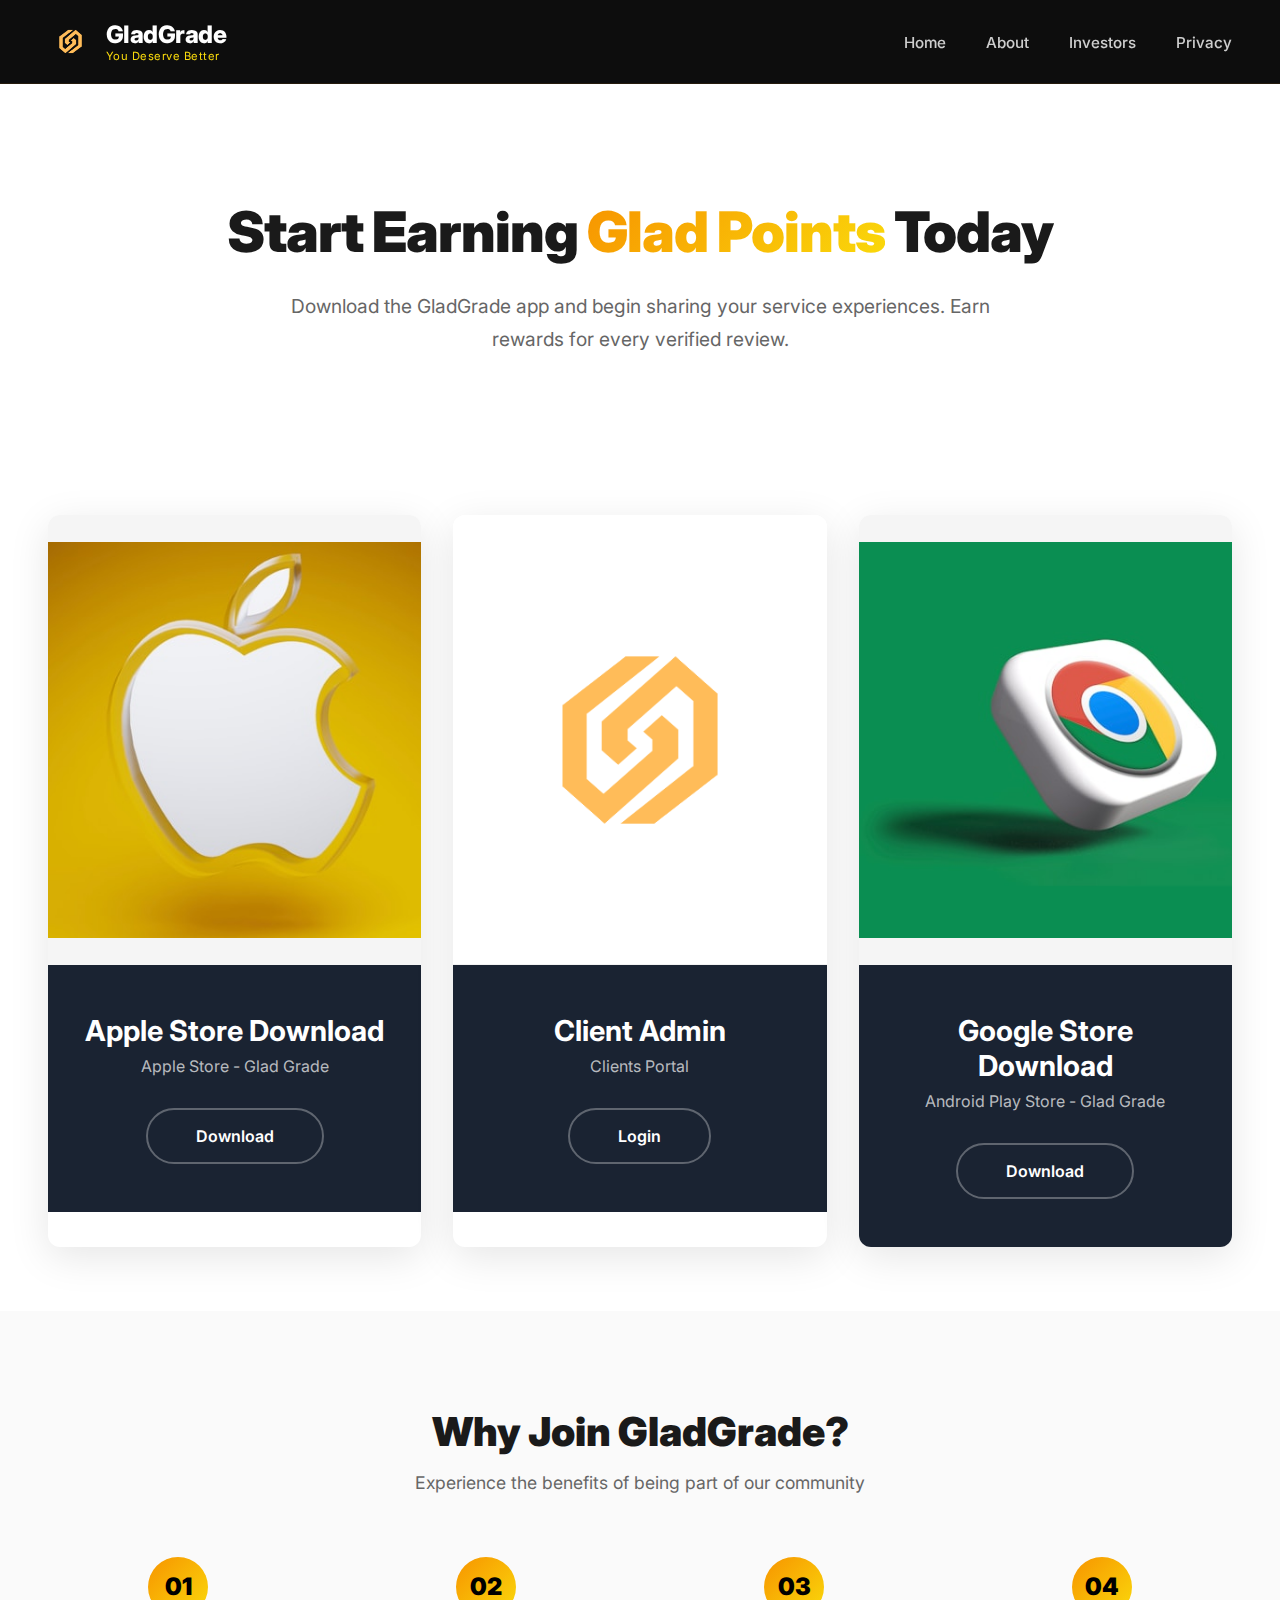
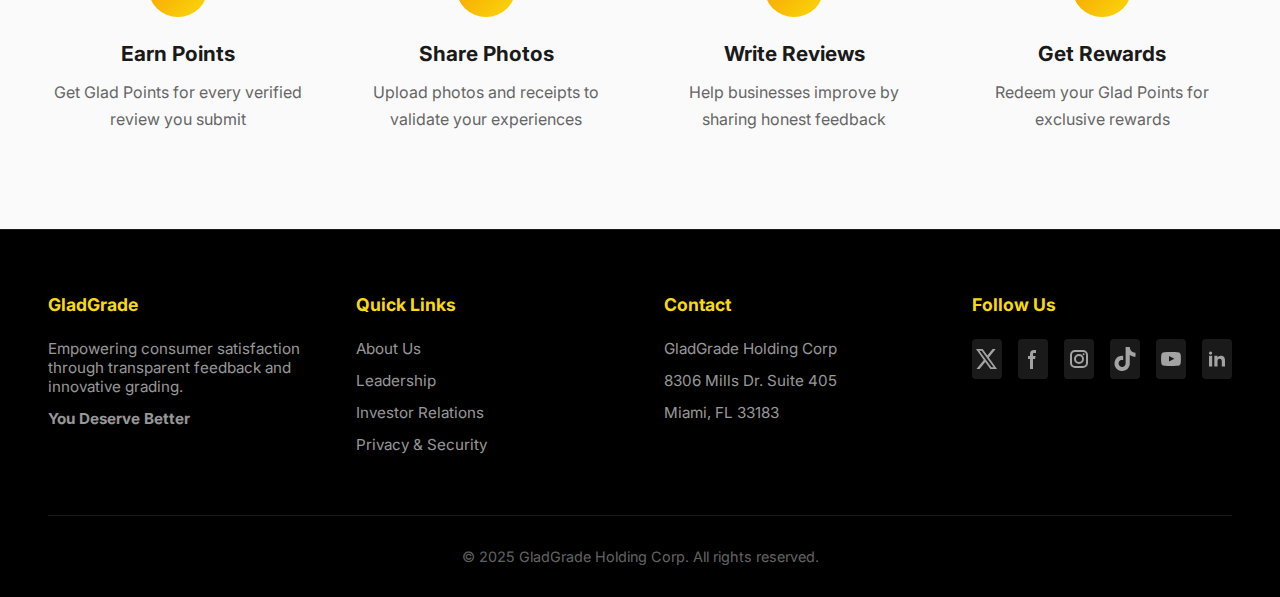
<file: join.html>
<!DOCTYPE html>
<html lang="en">
<head>
    <!-- Google tag (gtag.js) -->
<script async src="https://www.googletagmanager.com/gtag/js?id=G-B374RF548D"></script>
<script>
  window.dataLayer = window.dataLayer || [];
  function gtag(){dataLayer.push(arguments);}
  gtag('js', new Date());

  gtag('config', 'G-B374RF548D');
</script>
    <meta charset="UTF-8">
    <meta name="viewport" content="width=device-width, initial-scale=1.0">
    
    <!-- Primary Meta Tags -->
    <meta name="title" content="Download GladGrade App - Earn Glad Points for Reviews | iOS & Android">
    <meta name="description" content="Download GladGrade on Apple App Store or Google Play Store. Earn Glad Points by sharing service experiences and reviews. Access the Client Portal for business insights. Free download available now.">
    <meta name="keywords" content="download gladgrade app, gladgrade ios, gladgrade android, apple app store gladgrade, google play store gladgrade, earn glad points, customer review app, service rating app, client portal login, business feedback app, download customer satisfaction app">
    <meta name="author" content="GladGrade Holding Corp">
    <meta name="robots" content="index, follow">
    <link rel="canonical" href="https://www.gladgrade.com/join.html">
    
    <!-- Open Graph / Facebook -->
    <meta property="og:type" content="website">
    <meta property="og:url" content="https://www.gladgrade.com/join.html">
    <meta property="og:title" content="Download GladGrade App - Earn Glad Points for Reviews">
    <meta property="og:description" content="Download GladGrade on iOS or Android. Earn Glad Points by sharing service experiences. Free download available now on App Store and Google Play.">
    <meta property="og:image" content="https://www.gladgrade.com/images/logo-color-nobackground.png">
    <meta property="og:site_name" content="GladGrade">
    <meta property="og:locale" content="en_US">
    
    <!-- Twitter -->
    <meta property="twitter:card" content="summary_large_image">
    <meta property="twitter:url" content="https://www.gladgrade.com/join.html">
    <meta property="twitter:title" content="Download GladGrade App - Earn Glad Points for Reviews">
    <meta property="twitter:description" content="Download GladGrade on iOS or Android. Earn Glad Points by sharing service experiences. Free download available now.">
    <meta property="twitter:image" content="https://www.gladgrade.com/images/logo-color-nobackground.png">
    <meta name="twitter:site" content="@glad_grade">
    <meta name="twitter:creator" content="@glad_grade">
    <meta name="twitter:app:name:iphone" content="GladGrade">
    <meta name="twitter:app:id:iphone" content="Y6737136251"> 
    <meta name="twitter:app:name:googleplay" content="GladGrade">
    <meta name="twitter:app:id:googleplay" content="com.gladgrade.gladgrade">
    
    <!-- App Store / iTunes -->
    <meta name="apple-itunes-app" content="app-id=6737136251">
    
    <!-- Google Play Store -->
    <meta name="google-play-app" content="app-id=com.gladgrade.gladgrade">
    
    <!-- Geo Tags -->
    <meta name="geo.region" content="US-FL">
    <meta name="geo.placename" content="Miami">
    <meta name="geo.position" content="25.7617;-80.1918">
    <meta name="ICBM" content="25.7617, -80.1918">
    
    <!-- Mobile Meta Tags -->
    <meta name="theme-color" content="#F79400">
    <meta name="apple-mobile-web-app-capable" content="yes">
    <meta name="apple-mobile-web-app-status-bar-style" content="black-translucent">
    <meta name="apple-mobile-web-app-title" content="GladGrade">
    
    <!-- Favicons -->
    <link rel="icon" type="image/png" sizes="32x32" href="images/logo-color-nobackground.png">
    <link rel="icon" type="image/png" sizes="16x16" href="images/logo-color-nobackground.png">
    <link rel="apple-touch-icon" href="images/logo-color-nobackground.png">
    
    <!-- Preconnect for Performance -->
    <link rel="preconnect" href="https://fonts.googleapis.com">
    <link rel="preconnect" href="https://fonts.gstatic.com" crossorigin>
    
    <title>Download GladGrade App - Earn Glad Points for Reviews | iOS & Android</title>
    
    <!-- Schema.org Markup for Mobile App -->
    <script type="application/ld+json">
    {
      "@context": "https://schema.org",
      "@type": "MobileApplication",
      "name": "GladGrade",
      "operatingSystem": "iOS, Android",
      "applicationCategory": "BusinessApplication",
      "offers": {
        "@type": "Offer",
        "price": "0",
        "priceCurrency": "USD"
      },
      "aggregateRating": {
        "@type": "AggregateRating",
        "ratingValue": "4.8",
        "ratingCount": "1000"
      },
      "description": "Earn Glad Points by sharing your service experiences. Submit receipts, write reviews, and help businesses improve customer satisfaction.",
      "screenshot": "https://www.gladgrade.com/images/app-screenshot.jpg",
      "downloadUrl": [
        "https://apps.apple.com/app/gladgrade",
        "https://play.google.com/store/apps/details?id=com.gladgrade.gladgrade"
      ],
      "provider": {
        "@type": "Organization",
        "name": "GladGrade Holding Corp",
        "url": "https://www.gladgrade.com"
      }
    }
    </script>
    
    <script type="application/ld+json">
    {
      "@context": "https://schema.org",
      "@type": "WebPage",
      "name": "Download GladGrade App",
      "description": "Download GladGrade on iOS or Android. Earn Glad Points for sharing service experiences and reviews.",
      "url": "https://www.gladgrade.com/join.html",
      "mainEntity": {
        "@type": "SoftwareApplication",
        "name": "GladGrade",
        "applicationCategory": "Business",
        "operatingSystem": "iOS, Android",
        "offers": {
          "@type": "Offer",
          "price": "0"
        }
      }
    }
    </script>
    
    <script type="application/ld+json">
    {
      "@context": "https://schema.org",
      "@type": "BreadcrumbList",
      "itemListElement": [{
        "@type": "ListItem",
        "position": 1,
        "name": "Home",
        "item": "https://www.gladgrade.com/"
      },{
        "@type": "ListItem",
        "position": 2,
        "name": "Download App",
        "item": "https://www.gladgrade.com/join.html"
      }]
    }
    </script>
    
    <script type="application/ld+json">
    {
      "@context": "https://schema.org",
      "@type": "FAQPage",
      "mainEntity": [{
        "@type": "Question",
        "name": "How do I download the GladGrade app?",
        "acceptedAnswer": {
          "@type": "Answer",
          "text": "Download GladGrade from the Apple App Store for iOS devices or Google Play Store for Android devices. The app is free to download and use."
        }
      },{
        "@type": "Question",
        "name": "What are Glad Points?",
        "acceptedAnswer": {
          "@type": "Answer",
          "text": "Glad Points are rewards you earn for submitting verified reviews with receipts. You can redeem Glad Points for exclusive rewards within the GladGrade app."
        }
      },{
        "@type": "Question",
        "name": "Is the GladGrade app free?",
        "acceptedAnswer": {
          "@type": "Answer",
          "text": "Yes, the GladGrade app is completely free to download and use on both iOS and Android devices."
        }
      },{
        "@type": "Question",
        "name": "What is the Client Portal?",
        "acceptedAnswer": {
          "@type": "Answer",
          "text": "The Client Portal at portal.gladgrade.com is a web-based platform for business owners and administrators to access customer feedback, analytics, and manage their Global Customer Satisfaction Grade (GCSG)."
        }
      },{
        "@type": "Question",
        "name": "Can I use GladGrade on both iOS and Android?",
        "acceptedAnswer": {
          "@type": "Answer",
          "text": "Yes, GladGrade is available on both iOS (Apple App Store) and Android (Google Play Store) platforms."
        }
      }]
    }
    </script>
    
    <script type="application/ld+json">
    {
      "@context": "https://schema.org",
      "@type": "ItemList",
      "name": "GladGrade Download Options",
      "description": "Available download and access options for GladGrade",
      "itemListElement": [{
        "@type": "ListItem",
        "position": 1,
        "name": "Apple App Store Download",
        "url": "https://apps.apple.com/app/gladgrade"
      },{
        "@type": "ListItem",
        "position": 2,
        "name": "Client Portal Login",
        "url": "https://portal.gladgrade.com"
      },{
        "@type": "ListItem",
        "position": 3,
        "name": "Google Play Store Download",
        "url": "https://play.google.com/store/apps/details?id=com.gladgrade.gladgrade"
      }]
    }
    </script>
    
    <link rel="stylesheet" href="styles-global.css">
    <style>
        /* Join Page Specific Styles */
        .join-hero {
            background: #ffffff;
            padding: 8rem 3rem 6rem;
            text-align: center;
            margin-top: 70px;
        }
        
        .join-hero h1 {
            font-size: 3.5rem;
            font-weight: 900;
            margin-bottom: 1.5rem;
            letter-spacing: -1px;
            color: var(--text-dark);
        }
        
        .join-hero p {
            font-size: 1.2rem;
            color: var(--text-gray);
            max-width: 700px;
            margin: 0 auto 4rem;
            line-height: 1.7;
        }
        
        .highlight {
            background: linear-gradient(135deg, var(--gold-primary), var(--gold-light));
            -webkit-background-clip: text;
            -webkit-text-fill-color: transparent;
            background-clip: text;
        }
        
        /* Three Column Portal Layout */
        .portal-grid {
            max-width: 1400px;
            margin: 0 auto;
            display: grid;
            grid-template-columns: repeat(3, 1fr);
            gap: 2rem;
            padding: 0 3rem 4rem;
        }
        
        .portal-card {
            background: #ffffff;
            border-radius: 12px;
            overflow: hidden;
            box-shadow: 0 10px 40px rgba(0, 0, 0, 0.1);
            transition: all 0.3s;
        }
        
        .portal-card:hover {
            transform: translateY(-10px);
            box-shadow: 0 20px 60px rgba(0, 0, 0, 0.15);
        }
        
        /* Top colored section with icon */
        .portal-icon-section {
            height: 450px;
            display: flex;
            align-items: center;
            justify-content: center;
            position: relative;
            overflow: hidden;
            background: #f5f5f5;
        }
        
        /* Remove individual backgrounds - images have their own */
        .portal-card:nth-child(2) .portal-icon-section {
            background: #ffffff;
            border-bottom: 1px solid rgba(0, 0, 0, 0.05);
        }
        
        .portal-icon {
            width: 100%;
            height: 100%;
            object-fit: contain;
            object-position: center;
        }
        
        /* Specific sizing for logos */
        .apple-logo {
            object-fit: contain;
        }
        
        .gladgrade-logo {
            object-fit: contain;
            padding: 2rem;
        }
        
        .android-logo {
            object-fit: contain;
        }
        
        /* Bottom dark section with text and button */
        .portal-content {
            background: #1a2332;
            padding: 3rem 2rem;
            text-align: center;
        }
        
        .portal-content h2 {
            color: #ffffff;
            font-size: 1.8rem;
            font-weight: 700;
            margin-bottom: 0.5rem;
        }
        
        .portal-content p {
            color: rgba(255, 255, 255, 0.7);
            font-size: 1rem;
            margin-bottom: 2rem;
        }
        
        .portal-btn {
            display: inline-block;
            padding: 1rem 3rem;
            background: transparent;
            color: #ffffff;
            border: 2px solid rgba(255, 255, 255, 0.3);
            border-radius: 50px;
            text-decoration: none;
            font-weight: 600;
            font-size: 1rem;
            transition: all 0.3s;
        }
        
        .portal-btn:hover {
            background: rgba(255, 255, 255, 0.1);
            border-color: #ffffff;
            transform: scale(1.05);
        }
        
        /* Additional Features Section */
        .features-section {
            background: #fafafa;
            padding: 6rem 3rem;
        }
        
        .features-container {
            max-width: 1200px;
            margin: 0 auto;
        }
        
        .features-header {
            text-align: center;
            margin-bottom: 4rem;
        }
        
        .features-header h2 {
            font-size: 2.5rem;
            font-weight: 900;
            margin-bottom: 1rem;
            color: var(--text-dark);
        }
        
        .features-header p {
            font-size: 1.1rem;
            color: var(--text-gray);
        }
        
        .features-list {
            display: grid;
            grid-template-columns: repeat(auto-fit, minmax(250px, 1fr));
            gap: 3rem;
        }
        
        .feature-item {
            text-align: center;
        }
        
        .feature-number {
            display: inline-block;
            width: 60px;
            height: 60px;
            background: linear-gradient(135deg, var(--gold-primary), var(--gold-light));
            color: #000;
            border-radius: 50%;
            font-size: 1.5rem;
            font-weight: 900;
            line-height: 60px;
            margin-bottom: 1.5rem;
        }
        
        .feature-item h3 {
            font-size: 1.3rem;
            margin-bottom: 0.8rem;
            color: var(--text-dark);
            font-weight: 700;
        }
        
        .feature-item p {
            color: var(--text-gray);
            line-height: 1.7;
        }
        
        /* Responsive Design */
        @media (max-width: 1024px) {
            .portal-grid {
                grid-template-columns: 1fr;
                max-width: 500px;
                margin: 0 auto;
            }
        }
        
        @media (max-width: 768px) {
            .join-hero {
                padding: 5rem 1.5rem 4rem;
            }
            
            .join-hero h1 {
                font-size: 2.5rem;
            }
            
            .portal-grid {
                padding: 0 1.5rem 3rem;
            }
            
            .portal-icon-section {
                height: 380px;
            }
            
            .portal-icon {
                width: 100%;
                height: 100%;
                object-fit: cover;
            }
            
            .gladgrade-logo {
                object-fit: contain;
                padding: 1.5rem;
            }
            
            .portal-content {
                padding: 2rem 1.5rem;
            }
            
            .portal-content h2 {
                font-size: 1.5rem;
            }
            
            .features-section {
                padding: 4rem 1.5rem;
            }
            
            .features-list {
                grid-template-columns: 1fr;
                gap: 2rem;
            }
        }
    </style>
</head>
<body>
    <header>
        <div class="header-container">
            <a href="index.html" class="logo-container">
                <img src="images/logo-color-nobackground.png" alt="GladGrade Logo" class="logo">
                <div>
                    <div class="logo-text">GladGrade</div>
                    <div class="tagline">You Deserve Better</div>
                </div>
            </a>
            <button class="menu-toggle" onclick="toggleMenu()">☰</button>
            <nav>
                <ul id="nav-menu">
                    <li><a href="index.html">Home</a></li>
                    <li><a href="about.html">About</a></li>
                    <li><a href="investor-relations.html">Investors</a></li>
                    <li><a href="privacy-and-security.html">Privacy</a></li>
                </ul>
            </nav>
        </div>
    </header>

    <section class="join-hero">
        <h1>Start Earning <span class="highlight">Glad Points</span> Today</h1>
        <p>Download the GladGrade app and begin sharing your service experiences. Earn rewards for every verified review.</p>
    </section>

    <!-- Three Column Portal Grid -->
    <div class="portal-grid">
        <!-- Apple Store Download -->
        <div class="portal-card">
            <div class="portal-icon-section">
                <img src="images/join-apple.jpeg" 
                     alt="Apple logo" 
                     class="portal-icon apple-logo"
                     loading="eager">
            </div>
            <div class="portal-content">
                <h2>Apple Store Download</h2>
                <p>Apple Store - Glad Grade</p>
                <a href="https://apps.apple.com/app/gladgrade" target="_blank" class="portal-btn">Download</a>
            </div>
        </div>

        <!-- Client Portal -->
        <div class="portal-card">
            <div class="portal-icon-section">
                <img src="images/logo-color-nobackground.png" 
                     alt="GladGrade Logo" 
                     class="portal-icon gladgrade-logo"
                     loading="eager">
            </div>
            <div class="portal-content">
                <h2>Client Admin</h2>
                <p>Clients Portal</p>
                <a href="https://portal.gladgrade.com" target="_blank" class="portal-btn">Login</a>
            </div>
        </div>

        <!-- Google Play Download -->
        <div class="portal-card">
            <div class="portal-icon-section">
                <img src="images/join-android.jpeg" 
                     alt="Google Play logo" 
                     class="portal-icon android-logo"
                     loading="lazy">
            </div>
            <div class="portal-content">
                <h2>Google Store Download</h2>
                <p>Android Play Store - Glad Grade</p>
                <a href="https://play.google.com/store/apps/details?id=com.gladgrade.gladgrade" target="_blank" class="portal-btn">Download</a>
            </div>
        </div>
    </div>

    <!-- Features Section -->
    <section class="features-section">
        <div class="features-container">
            <div class="features-header">
                <h2>Why Join GladGrade?</h2>
                <p>Experience the benefits of being part of our community</p>
            </div>
            
            <div class="features-list">
                <div class="feature-item">
                    <div class="feature-number">01</div>
                    <h3>Earn Points</h3>
                    <p>Get Glad Points for every verified review you submit</p>
                </div>
                
                <div class="feature-item">
                    <div class="feature-number">02</div>
                    <h3>Share Photos</h3>
                    <p>Upload photos and receipts to validate your experiences</p>
                </div>
                
                <div class="feature-item">
                    <div class="feature-number">03</div>
                    <h3>Write Reviews</h3>
                    <p>Help businesses improve by sharing honest feedback</p>
                </div>
                
                <div class="feature-item">
                    <div class="feature-number">04</div>
                    <h3>Get Rewards</h3>
                    <p>Redeem your Glad Points for exclusive rewards</p>
                </div>
            </div>
        </div>
    </section>

    <footer>
        <div class="footer-content">
            <div class="footer-section">
                <h3>GladGrade</h3>
                <p>Empowering consumer satisfaction through transparent feedback and innovative grading.</p>
                <p><strong>You Deserve Better</strong></p>
            </div>

            <div class="footer-section">
                <h3>Quick Links</h3>
                <a href="about.html">About Us</a>
                <a href="leadership.html">Leadership</a>
                <a href="investor-relations.html">Investor Relations</a>
                <a href="privacy-and-security.html">Privacy & Security</a>
            </div>

            <div class="footer-section">
                <h3>Contact</h3>
                <p>GladGrade Holding Corp</p>
                <p>8306 Mills Dr. Suite 405</p>
                <p>Miami, FL 33183</p>
            </div>

            <div class="footer-section">
                <h3>Follow Us</h3>
                <div class="social-links">
                    <a href="https://x.com/glad_grade" target="_blank" aria-label="X">
                        <svg class="w-6 h-6" width="24" height="24" fill="currentColor" viewBox="0 0 24 24">
                            <path d="M13.795 10.533 20.68 2h-3.073l-5.255 6.517L7.69 2H1l7.806 10.91L1.47 22h3.074l5.705-7.07L15.31 22H22l-8.205-11.467Zm-2.38 2.95L9.97 11.464 4.36 3.627h2.31l4.528 6.317 1.443 2.02 6.018 8.409h-2.31l-4.934-6.89Z"/>
                        </svg>
                    </a>
                    <a href="https://www.facebook.com/profile.php?id=61568453471966" target="_blank" aria-label="Facebook">
                        <svg class="w-6 h-6" width="24" height="24" fill="currentColor" viewBox="0 0 24 24">
                            <path fill-rule="evenodd" d="M13.135 6H15V3h-1.865a4.147 4.147 0 0 0-4.142 4.142V9H7v3h2v9.938h3V12h2.021l.592-3H12V6.591A.6.6 0 0 1 12.592 6h.543Z" clip-rule="evenodd"/>
                        </svg>
                    </a>
                    <a href="https://www.instagram.com/gladgrade/" target="_blank" aria-label="Instagram">
                        <svg class="w-6 h-6" width="24" height="24" fill="none" viewBox="0 0 24 24">
                            <path fill="currentColor" fill-rule="evenodd" d="M3 8a5 5 0 0 1 5-5h8a5 5 0 0 1 5 5v8a5 5 0 0 1-5 5H8a5 5 0 0 1-5-5V8Zm5-3a3 3 0 0 0-3 3v8a3 3 0 0 0 3 3h8a3 3 0 0 0 3-3V8a3 3 0 0 0-3-3H8Zm7.597 2.214a1 1 0 0 1 1-1h.01a1 1 0 1 1 0 2h-.01a1 1 0 0 1-1-1ZM12 9a3 3 0 1 0 0 6 3 3 0 0 0 0-6Zm-5 3a5 5 0 1 1 10 0 5 5 0 0 1-10 0Z" clip-rule="evenodd"/>
                        </svg>
                    </a>
                    <a href="https://www.tiktok.com/@gladgrade" target="_blank" aria-label="TikTok">
                        <svg class="w-6 h-6" width="24" height="24" fill="none" viewBox="0 0 24 24">
                            <path d="M22.5 9.84202C20.4357 9.84696 18.4221 9.20321 16.7435 8.00171V16.3813C16.7429 17.9333 16.2685 19.4482 15.3838 20.7233C14.499 21.9984 13.246 22.973 11.7923 23.5168C10.3387 24.0606 8.75362 24.1477 7.24914 23.7664C5.74466 23.3851 4.39245 22.5536 3.37333 21.383C2.3542 20.2125 1.71674 18.7587 1.54617 17.2161C1.3756 15.6735 1.68007 14.1156 2.41884 12.7507C3.15762 11.3858 4.2955 10.279 5.68034 9.57823C7.06517 8.87746 8.63095 8.61616 10.1683 8.82927V13.0439C9.46481 12.8227 8.70938 12.8293 8.0099 13.063C7.31041 13.2966 6.70265 13.7453 6.2734 14.345C5.84415 14.9446 5.61536 15.6646 5.6197 16.402C5.62404 17.1395 5.8613 17.8567 6.29759 18.4512C6.73387 19.0458 7.34688 19.4873 8.04906 19.7127C8.75125 19.9381 9.5067 19.9359 10.2075 19.7063C10.9084 19.4768 11.5188 19.0316 11.9515 18.4345C12.3843 17.8374 12.6173 17.1188 12.6173 16.3813V0H16.7435C16.7406 0.348435 16.7698 0.696395 16.8307 1.03948C16.9741 1.80537 17.2722 2.53396 17.7068 3.18068C18.1415 3.8274 18.7035 4.37867 19.3585 4.80075C20.2903 5.41688 21.3829 5.74528 22.5 5.74505V9.84202Z" fill="currentColor"></path>
                        </svg>
                    </a>
                    <a href="https://www.youtube.com/@GLADGRADE" target="_blank" aria-label="YouTube">
                        <svg class="w-6 h-6" width="24" height="24" fill="currentColor" viewBox="0 0 24 24">
                            <path fill-rule="evenodd" d="M21.7 8.037a4.26 4.26 0 0 0-.789-1.964 2.84 2.84 0 0 0-1.984-.839c-2.767-.2-6.926-.2-6.926-.2s-4.157 0-6.928.2a2.836 2.836 0 0 0-1.983.839 4.225 4.225 0 0 0-.79 1.965 30.146 30.146 0 0 0-.2 3.206v1.5a30.12 30.12 0 0 0 .2 3.206c.094.712.364 1.39.784 1.972.604.536 1.38.837 2.187.848 1.583.151 6.731.2 6.731.2s4.161 0 6.928-.2a2.844 2.844 0 0 0 1.985-.84 4.27 4.27 0 0 0 .787-1.965 30.12 30.12 0 0 0 .2-3.206v-1.516a30.672 30.672 0 0 0-.202-3.206Zm-11.692 6.554v-5.62l5.4 2.819-5.4 2.801Z" clip-rule="evenodd"/>
                        </svg>
                    </a>
                    <a href="https://www.linkedin.com/company/gladgrade" target="_blank" aria-label="LinkedIn">
                        <svg class="w-6 h-6" width="24" height="24" fill="currentColor" viewBox="0 0 24 24">
                            <path fill-rule="evenodd" d="M12.51 8.796v1.697a3.738 3.738 0 0 1 3.288-1.684c3.455 0 4.202 2.16 4.202 4.97V19.5h-3.2v-5.072c0-1.21-.244-2.766-2.128-2.766-1.827 0-2.139 1.317-2.139 2.676V19.5h-3.19V8.796h3.168ZM7.2 6.106a1.61 1.61 0 0 1-.988 1.483 1.595 1.595 0 0 1-1.743-.348A1.607 1.607 0 0 1 5.6 4.5a1.601 1.601 0 0 1 1.6 1.606Z" clip-rule="evenodd"/>
                            <path d="M7.2 8.809H4V19.5h3.2V8.809Z"/>
                        </svg>
                    </a>
                </div>
            </div>
        </div>

        <div class="footer-bottom">
            <p>&copy; 2025 GladGrade Holding Corp. All rights reserved.</p>
        </div>
    </footer>

    <script src="script-global.js"></script>
</body>
</html>
</file>
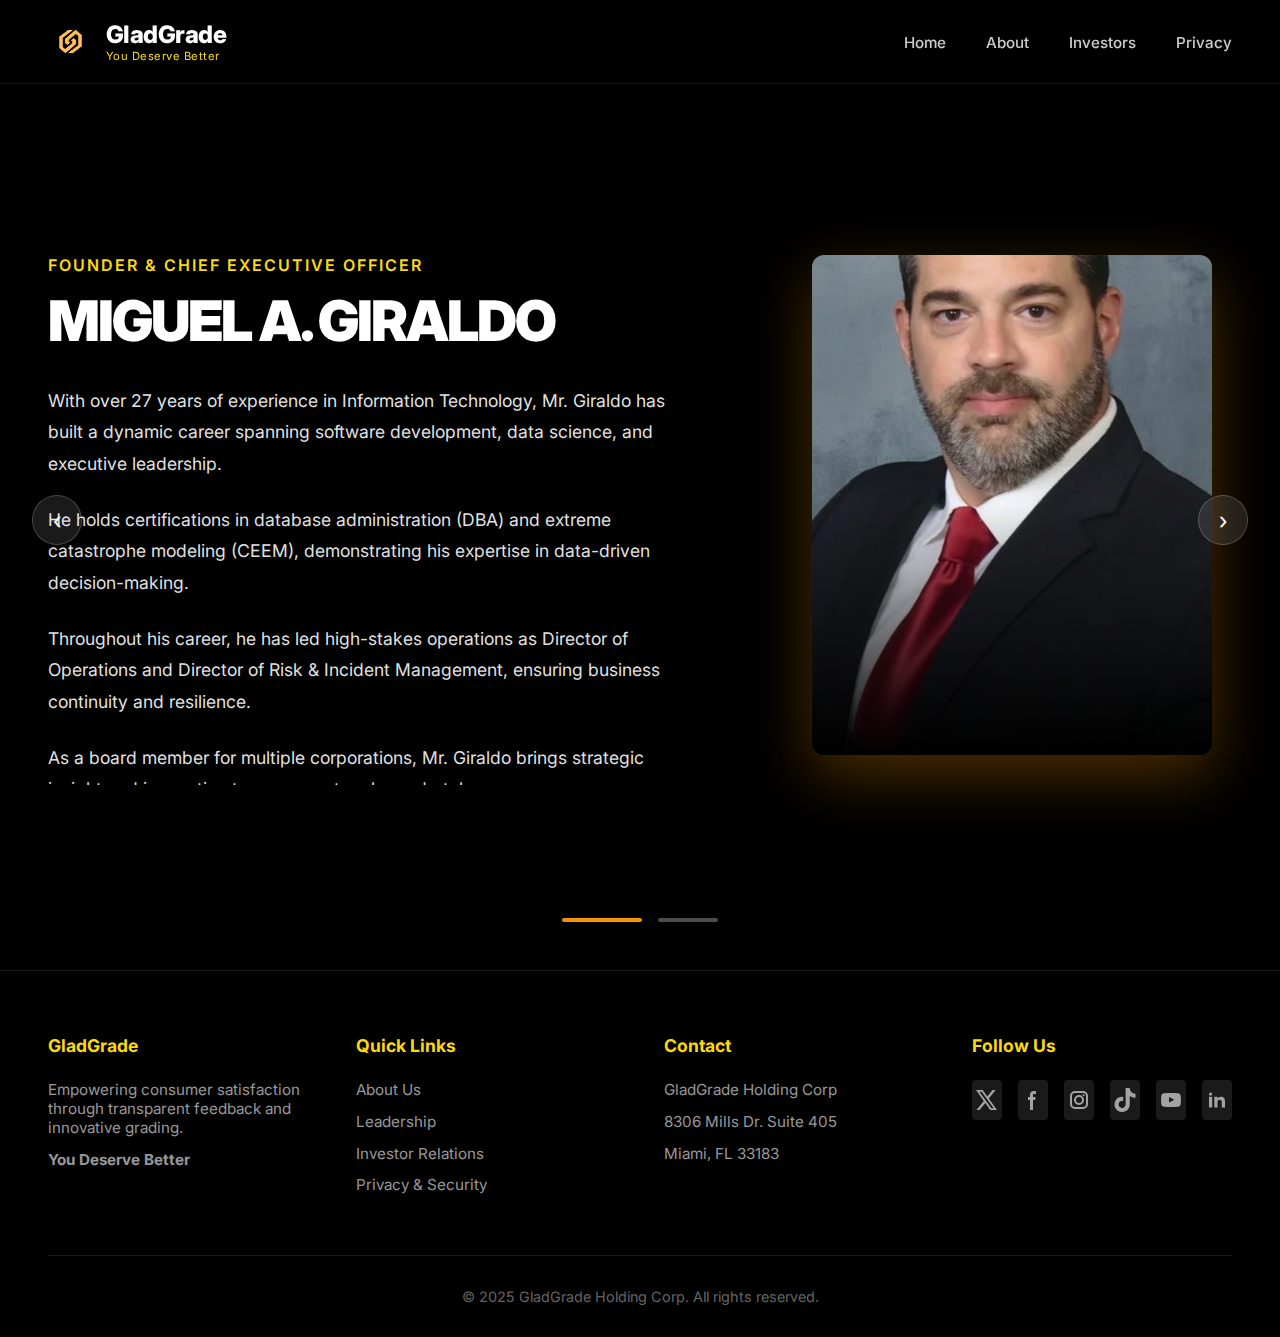
<file: leadership.html>
<!DOCTYPE html>
<html lang="en">
    <head>
        <!-- Google tag (gtag.js) -->
        <script async src="https://www.googletagmanager.com/gtag/js?id=G-B374RF548D"></script>
        <script>
        window.dataLayer = window.dataLayer || [];
        function gtag(){dataLayer.push(arguments);}
        gtag('js', new Date());

        gtag('config', 'G-B374RF548D');
        </script>
        <meta charset="UTF-8">
        <meta name="viewport" content="width=device-width, initial-scale=1.0">
        
        <!-- Primary Meta Tags -->
        <title>Leadership Team - Miguel Giraldo & Patrick Doliny | GladGrade</title>
        <meta name="title" content="Leadership Team - Miguel Giraldo & Patrick Doliny | GladGrade">
        <meta name="description" content="Meet GladGrade's executive leadership team. Miguel A. Giraldo (CEO) brings 27+ years in IT and data science. Patrick J. Doliny (CCO) combines military service with 27 years of technology innovation.">
        <meta name="keywords" content="GladGrade leadership, Miguel Giraldo CEO, Patrick Doliny CCO, executive team, technology leaders, business leadership, customer satisfaction executives, GCSG leadership, Miami tech leaders">
        <meta name="author" content="GladGrade Holding Corporation">
        <meta name="robots" content="index, follow">
        <meta name="language" content="English">
        <meta name="revisit-after" content="7 days">
        <link rel="canonical" href="https://www.gladgrade.com/leadership.html">
        
        <!-- Open Graph / Facebook -->
        <meta property="og:type" content="website">
        <meta property="og:url" content="https://www.gladgrade.com/leadership.html">
        <meta property="og:title" content="Leadership Team - Miguel Giraldo & Patrick Doliny | GladGrade">
        <meta property="og:description" content="Meet GladGrade's executive leadership team. Miguel A. Giraldo (CEO) brings 27+ years in IT and data science. Patrick J. Doliny (CCO) combines military service with 27 years of technology innovation.">
        <meta property="og:image" content="https://www.gladgrade.com/images/MigueAGiraldo.jpeg">
        <meta property="og:image:width" content="1200">
        <meta property="og:image:height" content="630">
        <meta property="og:image:alt" content="GladGrade Leadership Team - Miguel Giraldo and Patrick Doliny">
        <meta property="og:site_name" content="GladGrade">
        <meta property="og:locale" content="en_US">
        
        <!-- Twitter -->
        <meta name="twitter:card" content="summary_large_image">
        <meta name="twitter:url" content="https://www.gladgrade.com/leadership.html">
        <meta name="twitter:title" content="Leadership Team - Miguel Giraldo & Patrick Doliny | GladGrade">
        <meta name="twitter:description" content="Meet GladGrade's executive leadership team. Miguel A. Giraldo (CEO) brings 27+ years in IT and data science. Patrick J. Doliny (CCO) combines military service with 27 years of technology innovation.">
        <meta name="twitter:image" content="https://www.gladgrade.com/images/MigueAGiraldo.jpeg">
        <meta name="twitter:image:alt" content="GladGrade Leadership Team - Miguel Giraldo and Patrick Doliny">
        <meta name="twitter:site" content="@glad_grade">
        <meta name="twitter:creator" content="@glad_grade">
        
        <!-- Geo Tags -->
        <meta name="geo.region" content="US-FL">
        <meta name="geo.placename" content="Miami">
        <meta name="geo.position" content="25.7617;-80.1918">
        <meta name="ICBM" content="25.7617, -80.1918">
        
        <!-- Mobile Meta Tags -->
        <meta name="theme-color" content="#F79400">
        <meta name="mobile-web-app-capable" content="yes">
        <meta name="apple-mobile-web-app-capable" content="yes">
        <meta name="apple-mobile-web-app-status-bar-style" content="black-translucent">
        <meta name="apple-mobile-web-app-title" content="GladGrade Leadership">
        
        <!-- App Links -->
        <meta property="al:ios:app_store_id" content="6737136251">
        <meta property="al:ios:app_name" content="GladGrade">
        <meta property="al:ios:url" content="gladgrade://leadership">
        <meta property="al:android:package" content="com.gladgrade.gladgrade">
        <meta property="al:android:app_name" content="GladGrade">
        <meta property="al:android:url" content="gladgrade://leadership">
        <meta property="al:web:url" content="https://www.gladgrade.com/leadership.html">
        
        <!-- Favicons -->
        <link rel="icon" type="image/png" sizes="32x32" href="images/favicon-32x32.png">
        <link rel="icon" type="image/png" sizes="16x16" href="images/favicon-16x16.png">
        <link rel="apple-touch-icon" sizes="180x180" href="images/apple-touch-icon.png">
        <link rel="manifest" href="site.webmanifest">
        
        <!-- Preconnect for Performance -->
        <link rel="preconnect" href="https://fonts.googleapis.com">
        <link rel="preconnect" href="https://fonts.gstatic.com" crossorigin>
        <link href="https://fonts.googleapis.com/css2?family=Inter:wght@300;400;500;600;700;800;900&display=swap" rel="stylesheet">
        
        <!-- Schema.org Structured Data -->
        <script type="application/ld+json">
        {
            "@context": "https://schema.org",
            "@graph": [
                {
                    "@type": "BreadcrumbList",
                    "itemListElement": [
                        {
                            "@type": "ListItem",
                            "position": 1,
                            "name": "Home",
                            "item": "https://www.gladgrade.com/"
                        },
                        {
                            "@type": "ListItem",
                            "position": 2,
                            "name": "Leadership",
                            "item": "https://www.gladgrade.com/leadership.html"
                        }
                    ]
                },
                {
                    "@type": "Organization",
                    "name": "GladGrade Holding Corporation",
                    "url": "https://www.gladgrade.com",
                    "logo": "https://www.gladgrade.com/images/logo-color-nobackground.png",
                    "description": "Empowering consumer satisfaction through transparent feedback and innovative grading with GCSG technology",
                    "address": {
                        "@type": "PostalAddress",
                        "streetAddress": "8306 Mills Dr. Suite 405",
                        "addressLocality": "Miami",
                        "addressRegion": "FL",
                        "postalCode": "33183",
                        "addressCountry": "US"
                    },
                    "contactPoint": {
                        "@type": "ContactPoint",
                        "contactType": "Customer Support",
                        "email": "customer.support@gladgrade.com"
                    },
                    "sameAs": [
                        "https://x.com/glad_grade",
                        "https://www.facebook.com/profile.php?id=61568453471966",
                        "https://www.instagram.com/gladgrade/",
                        "https://www.tiktok.com/@gladgrade",
                        "https://www.youtube.com/@GLADGRADE",
                        "https://www.linkedin.com/company/gladgrade"
                    ],
                    "employee": [
                        {
                            "@type": "Person",
                            "name": "Miguel A. Giraldo",
                            "jobTitle": "Founder & Chief Executive Officer",
                            "image": "https://www.gladgrade.com/images/MigueAGiraldo.jpeg",
                            "worksFor": {
                                "@type": "Organization",
                                "name": "GladGrade Holding Corporation"
                            },
                            "description": "With over 27 years of experience in Information Technology, Mr. Giraldo has built a dynamic career spanning software development, data science, and executive leadership. He holds certifications in database administration (DBA) and extreme catastrophe modeling (CEEM).",
                            "alumniOf": "Information Technology",
                            "knowsAbout": ["Software Development", "Data Science", "Executive Leadership", "Database Administration", "Catastrophe Modeling", "Operations Management", "Risk Management"]
                        },
                        {
                            "@type": "Person",
                            "name": "Patrick J. Doliny",
                            "jobTitle": "Chief Commercial Officer",
                            "image": "https://www.gladgrade.com/images/PatrickDoliny.jpeg",
                            "worksFor": {
                                "@type": "Organization",
                                "name": "GladGrade Holding Corporation"
                            },
                            "description": "With 27 years of experience in Information Technology and a distinguished background in the U.S. Armed Forces, Mr. Doliny combines strategic leadership with a deep understanding of innovation and execution. A recipient of the prestigious NASCIO award in 2006 for Leading Innovations.",
                            "alumniOf": "U.S. Armed Forces",
                            "award": "NASCIO Award for Leading Innovations (2006)",
                            "knowsAbout": ["Information Technology", "Strategic Leadership", "Innovation", "Government Technology", "Business Transformation", "C-Level Strategy"]
                        }
                    ]
                },
                {
                    "@type": "WebPage",
                    "name": "Leadership Team",
                    "url": "https://www.gladgrade.com/leadership.html",
                    "description": "Meet GladGrade's executive leadership team. Miguel A. Giraldo (CEO) brings 27+ years in IT and data science. Patrick J. Doliny (CCO) combines military service with 27 years of technology innovation.",
                    "inLanguage": "en-US",
                    "isPartOf": {
                        "@type": "WebSite",
                        "name": "GladGrade",
                        "url": "https://www.gladgrade.com"
                    },
                    "about": {
                        "@type": "Thing",
                        "name": "Corporate Leadership",
                        "description": "Executive leadership and management team"
                    },
                    "mainEntity": {
                        "@type": "Organization",
                        "name": "GladGrade Holding Corporation"
                    }
                }
            ]
        }
        </script>
        
        <style>
            * {
                margin: 0;
                padding: 0;
                box-sizing: border-box;
            }
            
            :root {
                --gold-primary: #F79400;
                --gold-light: #FADA0B;
                --gold-dark: #DB7C00;
                --text-dark: #1a1a1a;
                --text-gray: #666;
            }
            
            body {
                font-family: 'Inter', -apple-system, sans-serif;
                overflow-x: hidden;
                background: #000;
                color: #fff;
            }
            
            /* Navigation */
            header {
                position: fixed;
                top: 0;
                width: 100%;
                z-index: 1000;
                background: rgba(0, 0, 0, 0.95);
                backdrop-filter: blur(20px);
                border-bottom: 1px solid rgba(247, 148, 0, 0.1);
            }
            
            .header-container {
                max-width: 1600px;
                margin: 0 auto;
                padding: 1.2rem 3rem;
                display: flex;
                justify-content: space-between;
                align-items: center;
            }
            
            .logo-container {
                display: flex;
                align-items: center;
                gap: 0.8rem;
                text-decoration: none;
            }
            
            .logo {
                width: 45px;
                height: 45px;
                border-radius: 8px;
            }
            
            .logo-text {
                font-size: 1.5rem;
                font-weight: 800;
                color: #fff;
                letter-spacing: -0.5px;
            }
            
            .tagline {
                font-size: 0.7rem;
                color: var(--gold-light);
                font-weight: 400;
                letter-spacing: 0.5px;
            }
            
            nav ul {
                display: flex;
                gap: 2.5rem;
                list-style: none;
                align-items: center;
            }
            
            nav a {
                color: rgba(255, 255, 255, 0.8);
                text-decoration: none;
                font-weight: 500;
                font-size: 0.95rem;
                transition: color 0.2s;
            }
            
            nav a:hover {
                color: var(--gold-light);
            }
            
            .menu-toggle {
                display: none;
                background: none;
                border: none;
                color: #fff;
                font-size: 1.5rem;
                cursor: pointer;
            }
            
            /* Leadership Carousel */
            .leadership-carousel {
                position: relative;
                width: 100%;
                height: 100vh;
                overflow: hidden;
                margin-top: 70px;
                background: #000;
            }
            
            .lc-container {
                position: relative;
                width: 100%;
                height: 100%;
            }
            
            .lc-slide {
                position: absolute;
                top: 0;
                left: 0;
                width: 100%;
                height: 100%;
                opacity: 0;
                transition: opacity 1s ease-in-out;
                display: flex;
                align-items: center;
            }
            
            .lc-slide.active {
                opacity: 1;
                z-index: 1;
            }
            
            .lc-content-wrapper {
                display: flex;
                width: 100%;
                max-width: 1400px;
                margin: 0 auto;
                padding: 0 3rem;
                gap: 4rem;
                align-items: flex-start;
            }
            
            .lc-text-content {
                flex: 1;
                max-width: 700px;
                padding-right: 2rem;
            }
            
            .lc-title {
                font-size: 1rem;
                color: var(--gold-light);
                font-weight: 600;
                letter-spacing: 2px;
                text-transform: uppercase;
                margin-bottom: 1rem;
            }
            
            .lc-name {
                font-size: 3.5rem;
                font-weight: 900;
                line-height: 1.1;
                margin-bottom: 2rem;
                letter-spacing: -2px;
                color: #fff;
                /*background: linear-gradient(135deg, #fff 0%, var(--gold-light) 100%);*/
                background: #fff;
                -webkit-background-clip: text;
                -webkit-text-fill-color: transparent;
                background-clip: text;
            }
            
            .lc-bio-scroll {
                max-height: 400px;
                overflow-y: auto;
                padding-right: 1rem;
            }
            
            .lc-bio-scroll::-webkit-scrollbar {
                width: 6px;
            }
            
            .lc-bio-scroll::-webkit-scrollbar-track {
                background: rgba(255, 255, 255, 0.1);
                border-radius: 3px;
            }
            
            .lc-bio-scroll::-webkit-scrollbar-thumb {
                background: var(--gold-primary);
                border-radius: 3px;
            }
            
            .lc-bio-scroll::-webkit-scrollbar-thumb:hover {
                background: var(--gold-light);
            }
            
            .lc-bio p {
                font-size: 1.1rem;
                color: rgba(255, 255, 255, 0.9);
                line-height: 1.8;
                margin-bottom: 1.5rem;
            }
            
            .lc-image-content {
                flex: 0 0 400px;
                position: relative;
            }
            
            .lc-image-wrapper {
                position: relative;
                width: 400px;
                height: 500px;
                border-radius: 12px;
                overflow: hidden;
                box-shadow: 0 20px 60px rgba(247, 148, 0, 0.3);
            }
            
            .lc-image-wrapper::before {
                content: '';
                position: absolute;
                top: 0;
                left: 0;
                right: 0;
                bottom: 0;
                background: linear-gradient(to top, #000 0%, transparent 50%);
                z-index: 1;
            }
            
            .lc-image {
                width: 100%;
                height: 100%;
                object-fit: cover;
                object-position: center top;
            }
            
            /* Navigation */
            .lc-nav {
                position: absolute;
                bottom: 3rem;
                left: 50%;
                transform: translateX(-50%);
                z-index: 10;
                display: flex;
                gap: 1rem;
            }
            
            .lc-dot {
                width: 60px;
                height: 4px;
                background: rgba(255, 255, 255, 0.3);
                cursor: pointer;
                transition: all 0.3s;
                border-radius: 2px;
            }
            
            .lc-dot.active {
                background: var(--gold-primary);
                width: 80px;
            }
            
            .lc-dot:hover {
                background: rgba(255, 255, 255, 0.5);
            }
            
            .lc-arrow {
                position: absolute;
                top: 50%;
                transform: translateY(-50%);
                width: 50px;
                height: 50px;
                background: rgba(255, 255, 255, 0.1);
                border: 1px solid rgba(255, 255, 255, 0.2);
                border-radius: 50%;
                display: flex;
                align-items: center;
                justify-content: center;
                cursor: pointer;
                z-index: 10;
                transition: all 0.3s;
                color: #fff;
                font-size: 1.5rem;
            }
            
            .lc-arrow:hover {
                background: var(--gold-primary);
                border-color: var(--gold-primary);
                color: #000;
            }
            
            .lc-arrow.prev {
                left: 2rem;
            }
            
            .lc-arrow.next {
                right: 2rem;
            }
            
            /* Footer */
            footer {
                background: #000;
                color: #ffffff;
                padding: 4rem 3rem 2rem;
                border-top: 1px solid rgba(255, 255, 255, 0.1);
            }
            
            .footer-content {
                max-width: 1600px;
                margin: 0 auto;
                display: grid;
                grid-template-columns: repeat(auto-fit, minmax(250px, 1fr));
                gap: 3rem;
                margin-bottom: 3rem;
            }
            
            .footer-section h3 {
                color: var(--gold-light);
                margin-bottom: 1.5rem;
                font-size: 1.1rem;
                font-weight: 700;
            }
            
            .footer-section p,
            .footer-section a {
                color: rgba(255, 255, 255, 0.6);
                text-decoration: none;
                display: block;
                margin-bottom: 0.8rem;
                transition: color 0.3s;
                font-size: 0.95rem;
            }
            
            .footer-section a:hover {
                color: var(--gold-light);
            }
            
            .social-links {
                display: flex;
                gap: 1rem;
                margin-top: 1.5rem;
            }
            
            .social-links a {
                width: 40px;
                height: 40px;
                display: flex;
                align-items: center;
                justify-content: center;
                background: rgba(255, 255, 255, 0.1);
                border-radius: 4px;
                transition: all 0.3s;
            }
            
            .social-links a:hover {
                background: var(--gold-primary);
            }
            
            .footer-bottom {
                text-align: center;
                padding-top: 2rem;
                border-top: 1px solid rgba(255, 255, 255, 0.1);
                color: rgba(255, 255, 255, 0.4);
                font-size: 0.9rem;
            }
            
            /* Mobile Responsive */
            @media (max-width: 1024px) {
                .lc-content-wrapper {
                    flex-direction: column-reverse;
                    align-items: center;
                    gap: 2rem;
                }
                
                .lc-text-content {
                    padding-right: 0;
                    max-width: 100%;
                }
                
                .lc-image-content {
                    flex: 0 0 auto;
                }
                
                .lc-image-wrapper {
                    width: 300px;
                    height: 375px;
                }
                
                .lc-bio-scroll {
                    max-height: 250px;
                }
            }
            
            @media (max-width: 768px) {
                .header-container {
                    padding: 1rem 1.5rem;
                }
                
                nav ul {
                    display: none;
                    flex-direction: column;
                    position: absolute;
                    top: 100%;
                    left: 0;
                    right: 0;
                    background: rgba(0, 0, 0, 0.98);
                    padding: 2rem 1.5rem;
                    gap: 1.5rem;
                }
                
                nav ul.active {
                    display: flex;
                }
                
                .menu-toggle {
                    display: block;
                }
                
                .leadership-carousel {
                    height: auto;
                    min-height: 100vh;
                }
                
                .lc-content-wrapper {
                    padding: 3rem 1.5rem;
                }
                
                .lc-name {
                    font-size: 2.5rem;
                }
                
                .lc-bio p {
                    font-size: 1rem;
                }
                
                .lc-image-wrapper {
                    width: 250px;
                    height: 313px;
                }
                
                .lc-arrow {
                    width: 40px;
                    height: 40px;
                    font-size: 1.2rem;
                }
                
                .lc-arrow.prev {
                    left: 1rem;
                }
                
                .lc-arrow.next {
                    right: 1rem;
                }
                
                .lc-nav {
                    bottom: 2rem;
                    left: 1.5rem;
                    transform: none;
                }
            }
        </style>
    </head>
<body>
    <header>
        <div class="header-container">
            <a href="index.html" class="logo-container">
                <img src="images/logo-color-nobackground.png" alt="GladGrade Logo" class="logo">
                <div>
                    <div class="logo-text">GladGrade</div>
                    <div class="tagline">You Deserve Better</div>
                </div>
            </a>
            <button class="menu-toggle" onclick="toggleMenu()">☰</button>
            <nav>
                <ul id="nav-menu">
                    <li><a href="index.html">Home</a></li>
                    <li><a href="about.html">About</a></li>
                    <li><a href="investor-relations.html">Investors</a></li>
                    <li><a href="privacy-and-security.html">Privacy</a></li>
                </ul>
            </nav>
        </div>
        <script src="structured-data.js"></script>
    </header>

    <section class="leadership-carousel">
        <div class="lc-container">
            
            <!-- Slide 1: Miguel A. Giraldo -->
            <div class="lc-slide active">
                <div class="lc-content-wrapper">
                    <div class="lc-text-content">
                        <div class="lc-title">Founder & Chief Executive Officer</div>
                        <h1 class="lc-name">MIGUEL A. GIRALDO</h1>
                        <div class="lc-bio-scroll">
                            <div class="lc-bio">
                                <p>With over 27 years of experience in Information Technology, Mr. Giraldo has built a dynamic career spanning software development, data science, and executive leadership.</p>
                                <p>He holds certifications in database administration (DBA) and extreme catastrophe modeling (CEEM), demonstrating his expertise in data-driven decision-making.</p>
                                <p>Throughout his career, he has led high-stakes operations as Director of Operations and Director of Risk & Incident Management, ensuring business continuity and resilience.</p>
                                <p>As a board member for multiple corporations, Mr. Giraldo brings strategic insight and innovation to every venture he undertakes.</p>
                            </div>
                        </div>
                    </div>
                    <div class="lc-image-content">
                        <div class="lc-image-wrapper">
                            <img src="images/MigueAGiraldo.jpeg" alt="Miguel A. Giraldo" class="lc-image">
                        </div>
                    </div>
                </div>
            </div>
            
            <!-- Slide 2: Patrick J. Doliny -->
            <div class="lc-slide">
                <div class="lc-content-wrapper">
                    <div class="lc-text-content">
                        <div class="lc-title">Chief Commercial Officer</div>
                        <h1 class="lc-name">PATRICK J. DOLINY</h1>
                        <div class="lc-bio-scroll">
                            <div class="lc-bio">
                                <p>With 27 years of experience in Information Technology and a distinguished background in the U.S. Armed Forces, Mr. Doliny combines strategic leadership with a deep understanding of innovation and execution.</p>
                                <p>He has led C-level strategies across startups, government entities, and major corporations, driving growth and transformation.</p>
                                <p>A recipient of the prestigious NASCIO award in 2006 for Leading Innovations, Mr. Doliny is a recognized industry expert committed to advancing technology and business excellence.</p>
                            </div>
                        </div>
                    </div>
                    <div class="lc-image-content">
                        <div class="lc-image-wrapper">
                            <img src="images/PatrickDoliny.jpeg" alt="Patrick J. Doliny" class="lc-image">
                        </div>
                    </div>
                </div>
            </div>
        </div>
        
        <!-- Navigation Dots -->
        <div class="lc-nav">
            <div class="lc-dot active" onclick="goToSlide(0)"></div>
            <div class="lc-dot" onclick="goToSlide(1)"></div>
        </div>
        
        <!-- Navigation Arrows -->
        <div class="lc-arrow prev" onclick="prevSlide()">‹</div>
        <div class="lc-arrow next" onclick="nextSlide()">›</div>
    </section>

    <footer>
        <div class="footer-content">
            <div class="footer-section">
                <h3>GladGrade</h3>
                <p>Empowering consumer satisfaction through transparent feedback and innovative grading.</p>
                <p><strong>You Deserve Better</strong></p>
            </div>

            <div class="footer-section">
                <h3>Quick Links</h3>
                <a href="about.html">About Us</a>
                <a href="leadership.html">Leadership</a>
                <a href="investor-relations.html">Investor Relations</a>
                <a href="privacy-and-security.html">Privacy & Security</a>
            </div>

            <div class="footer-section">
                <h3>Contact</h3>
                <p>GladGrade Holding Corp</p>
                <p>8306 Mills Dr. Suite 405</p>
                <p>Miami, FL 33183</p>
            </div>

            <div class="footer-section">
                <h3>Follow Us</h3>
                <div class="social-links">
                    <a href="https://x.com/glad_grade" target="_blank" aria-label="X">
                        <svg width="24" height="24" fill="currentColor" viewBox="0 0 24 24">
                            <path d="M13.795 10.533 20.68 2h-3.073l-5.255 6.517L7.69 2H1l7.806 10.91L1.47 22h3.074l5.705-7.07L15.31 22H22l-8.205-11.467Zm-2.38 2.95L9.97 11.464 4.36 3.627h2.31l4.528 6.317 1.443 2.02 6.018 8.409h-2.31l-4.934-6.89Z"/>
                        </svg>
                    </a>
                    <a href="https://www.facebook.com/profile.php?id=61568453471966" target="_blank" aria-label="Facebook">
                        <svg width="24" height="24" fill="currentColor" viewBox="0 0 24 24">
                            <path fill-rule="evenodd" d="M13.135 6H15V3h-1.865a4.147 4.147 0 0 0-4.142 4.142V9H7v3h2v9.938h3V12h2.021l.592-3H12V6.591A.6.6 0 0 1 12.592 6h.543Z" clip-rule="evenodd"/>
                        </svg>
                    </a>
                    <a href="https://www.instagram.com/gladgrade/" target="_blank" aria-label="Instagram">
                        <svg width="24" height="24" fill="none" viewBox="0 0 24 24">
                            <path fill="currentColor" fill-rule="evenodd" d="M3 8a5 5 0 0 1 5-5h8a5 5 0 0 1 5 5v8a5 5 0 0 1-5 5H8a5 5 0 0 1-5-5V8Zm5-3a3 3 0 0 0-3 3v8a3 3 0 0 0 3 3h8a3 3 0 0 0 3-3V8a3 3 0 0 0-3-3H8Zm7.597 2.214a1 1 0 0 1 1-1h.01a1 1 0 1 1 0 2h-.01a1 1 0 0 1-1-1ZM12 9a3 3 0 1 0 0 6 3 3 0 0 0 0-6Zm-5 3a5 5 0 1 1 10 0 5 5 0 0 1-10 0Z" clip-rule="evenodd"/>
                        </svg>
                    </a>
                    <a href="https://www.tiktok.com/@gladgrade" target="_blank" aria-label="TikTok">
                        <svg width="24" height="24" fill="none" viewBox="0 0 24 24">
                            <path d="M22.5 9.84202C20.4357 9.84696 18.4221 9.20321 16.7435 8.00171V16.3813C16.7429 17.9333 16.2685 19.4482 15.3838 20.7233C14.499 21.9984 13.246 22.973 11.7923 23.5168C10.3387 24.0606 8.75362 24.1477 7.24914 23.7664C5.74466 23.3851 4.39245 22.5536 3.37333 21.383C2.3542 20.2125 1.71674 18.7587 1.54617 17.2161C1.3756 15.6735 1.68007 14.1156 2.41884 12.7507C3.15762 11.3858 4.2955 10.279 5.68034 9.57823C7.06517 8.87746 8.63095 8.61616 10.1683 8.82927V13.0439C9.46481 12.8227 8.70938 12.8293 8.0099 13.063C7.31041 13.2966 6.70265 13.7453 6.2734 14.345C5.84415 14.9446 5.61536 15.6646 5.6197 16.402C5.62404 17.1395 5.8613 17.8567 6.29759 18.4512C6.73387 19.0458 7.34688 19.4873 8.04906 19.7127C8.75125 19.9381 9.5067 19.9359 10.2075 19.7063C10.9084 19.4768 11.5188 19.0316 11.9515 18.4345C12.3843 17.8374 12.6173 17.1188 12.6173 16.3813V0H16.7435C16.7406 0.348435 16.7698 0.696395 16.8307 1.03948C16.9741 1.80537 17.2722 2.53396 17.7068 3.18068C18.1415 3.8274 18.7035 4.37867 19.3585 4.80075C20.2903 5.41688 21.3829 5.74528 22.5 5.74505V9.84202Z" fill="currentColor"></path>
                        </svg>
                    </a>
                    <a href="https://www.youtube.com/@GLADGRADE" target="_blank" aria-label="YouTube">
                        <svg width="24" height="24" fill="currentColor" viewBox="0 0 24 24">
                            <path fill-rule="evenodd" d="M21.7 8.037a4.26 4.26 0 0 0-.789-1.964 2.84 2.84 0 0 0-1.984-.839c-2.767-.2-6.926-.2-6.926-.2s-4.157 0-6.928.2a2.836 2.836 0 0 0-1.983.839 4.225 4.225 0 0 0-.79 1.965 30.146 30.146 0 0 0-.2 3.206v1.5a30.12 30.12 0 0 0 .2 3.206c.094.712.364 1.39.784 1.972.604.536 1.38.837 2.187.848 1.583.151 6.731.2 6.731.2s4.161 0 6.928-.2a2.844 2.844 0 0 0 1.985-.84 4.27 4.27 0 0 0 .787-1.965 30.12 30.12 0 0 0 .2-3.206v-1.516a30.672 30.672 0 0 0-.202-3.206Zm-11.692 6.554v-5.62l5.4 2.819-5.4 2.801Z" clip-rule="evenodd"/>
                        </svg>
                    </a>
                    <a href="https://www.linkedin.com/company/gladgrade" target="_blank" aria-label="LinkedIn">
                        <svg width="24" height="24" fill="currentColor" viewBox="0 0 24 24">
                            <path fill-rule="evenodd" d="M12.51 8.796v1.697a3.738 3.738 0 0 1 3.288-1.684c3.455 0 4.202 2.16 4.202 4.97V19.5h-3.2v-5.072c0-1.21-.244-2.766-2.128-2.766-1.827 0-2.139 1.317-2.139 2.676V19.5h-3.19V8.796h3.168ZM7.2 6.106a1.61 1.61 0 0 1-.988 1.483 1.595 1.595 0 0 1-1.743-.348A1.607 1.607 0 0 1 5.6 4.5a1.601 1.601 0 0 1 1.6 1.606Z" clip-rule="evenodd"/>
                            <path d="M7.2 8.809H4V19.5h3.2V8.809Z"/>
                        </svg>
                    </a>
                </div>
            </div>
        </div>

        <div class="footer-bottom">
            <p>&copy; 2025 GladGrade Holding Corp. All rights reserved.</p>
        </div>
    </footer>

    <script>
        // Leadership Carousel functionality
        let currentSlide = 0;
        const slides = document.querySelectorAll('.lc-slide');
        const dots = document.querySelectorAll('.lc-dot');
        let autoplayInterval;

        function showSlide(index) {
            slides.forEach(slide => slide.classList.remove('active'));
            dots.forEach(dot => dot.classList.remove('active'));
            
            currentSlide = (index + slides.length) % slides.length;
            
            slides[currentSlide].classList.add('active');
            dots[currentSlide].classList.add('active');
        }

        function nextSlide() {
            showSlide(currentSlide + 1);
            resetAutoplay();
        }

        function prevSlide() {
            showSlide(currentSlide - 1);
            resetAutoplay();
        }

        function goToSlide(index) {
            showSlide(index);
            resetAutoplay();
        }

        function startAutoplay() {
            autoplayInterval = setInterval(() => {
                nextSlide();
            }, 7000);
        }

        function resetAutoplay() {
            clearInterval(autoplayInterval);
            startAutoplay();
        }

        // Start autoplay on load
        startAutoplay();

        // Mobile menu toggle
        function toggleMenu() {
            const menu = document.getElementById("nav-menu");
            menu.classList.toggle("active");
        }

        // Close mobile menu when clicking outside
        document.addEventListener("click", (event) => {
            const menu = document.getElementById("nav-menu");
            const toggle = document.querySelector(".menu-toggle");

            if (menu && toggle && !menu.contains(event.target) && !toggle.contains(event.target)) {
                menu.classList.remove("active");
            }
        });

        // Keyboard navigation
        document.addEventListener('keydown', (e) => {
            if (e.key === 'ArrowLeft') {
                prevSlide();
            } else if (e.key === 'ArrowRight') {
                nextSlide();
            }
        });

        // Pause autoplay on hover
        const lcContainer = document.querySelector('.leadership-carousel');
        lcContainer.addEventListener('mouseenter', () => {
            clearInterval(autoplayInterval);
        });
        lcContainer.addEventListener('mouseleave', () => {
            startAutoplay();
        });
    </script>
</body>
</html>
</file>
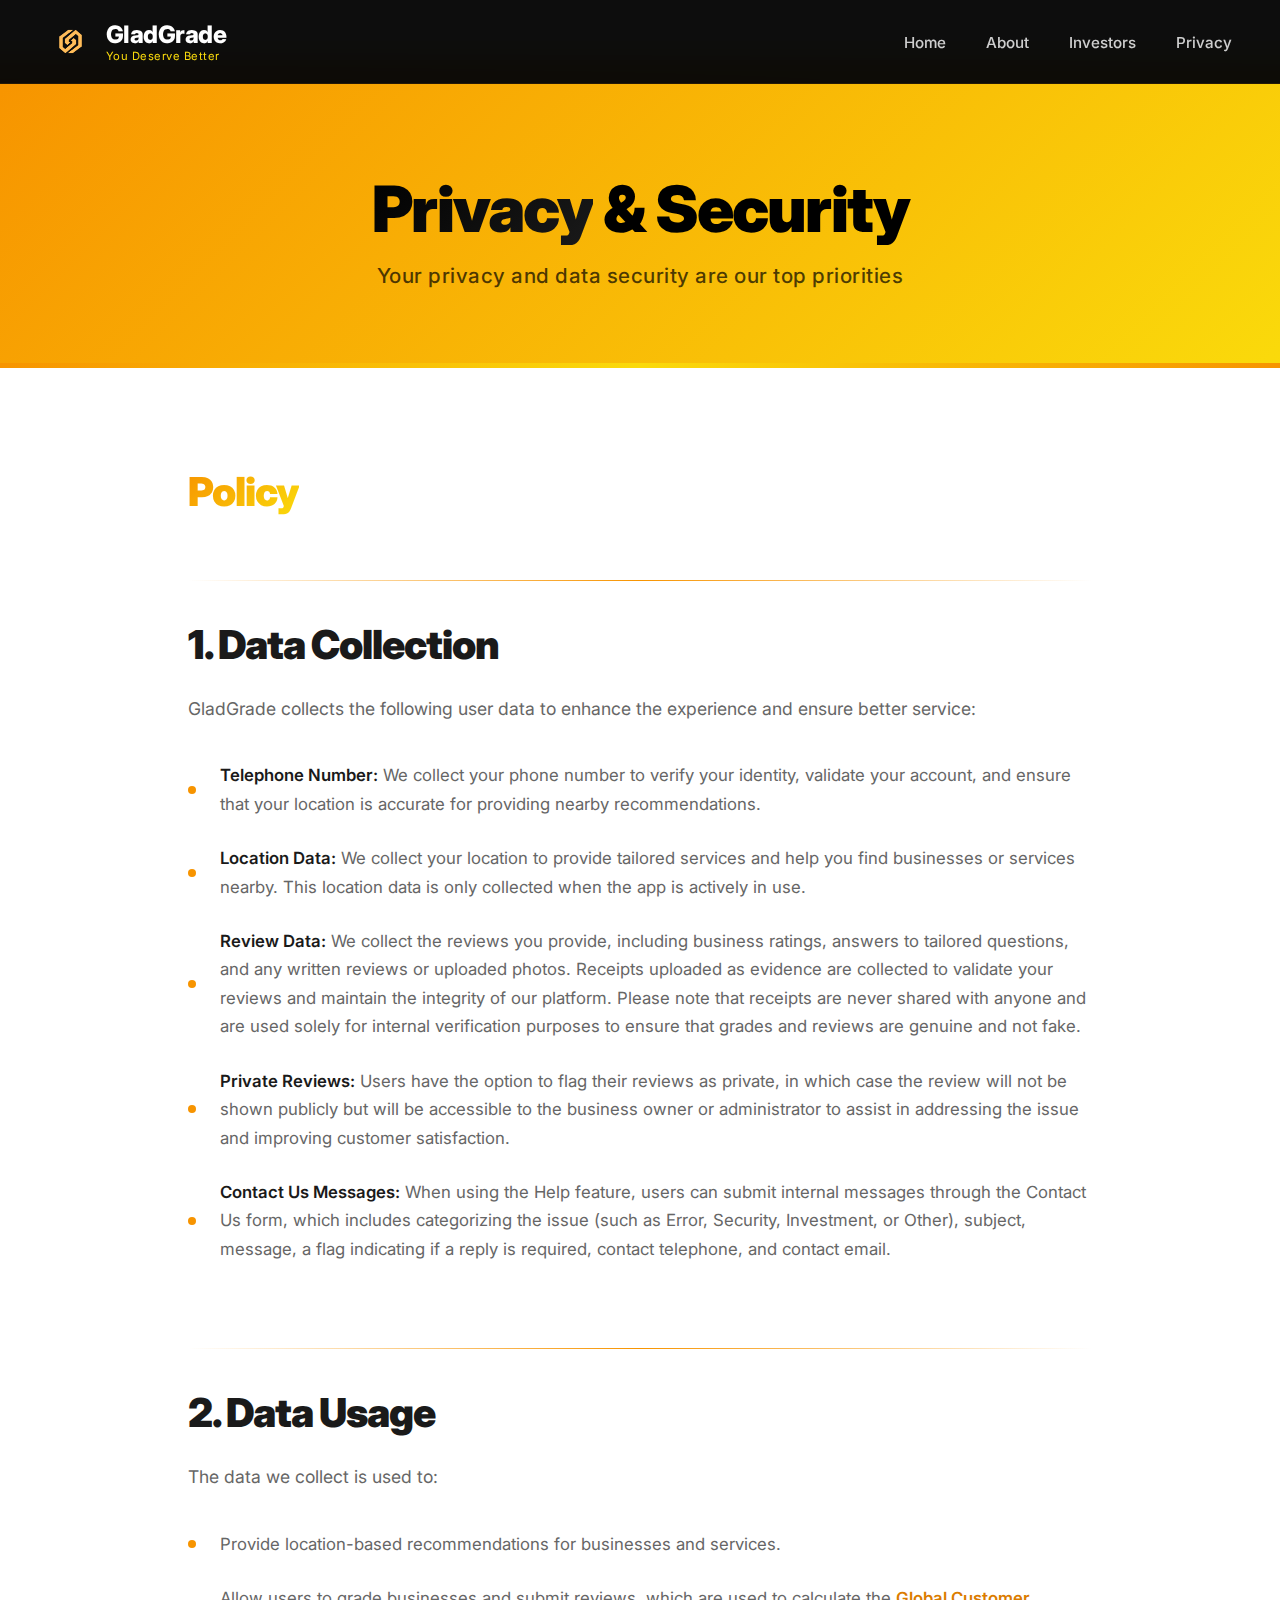
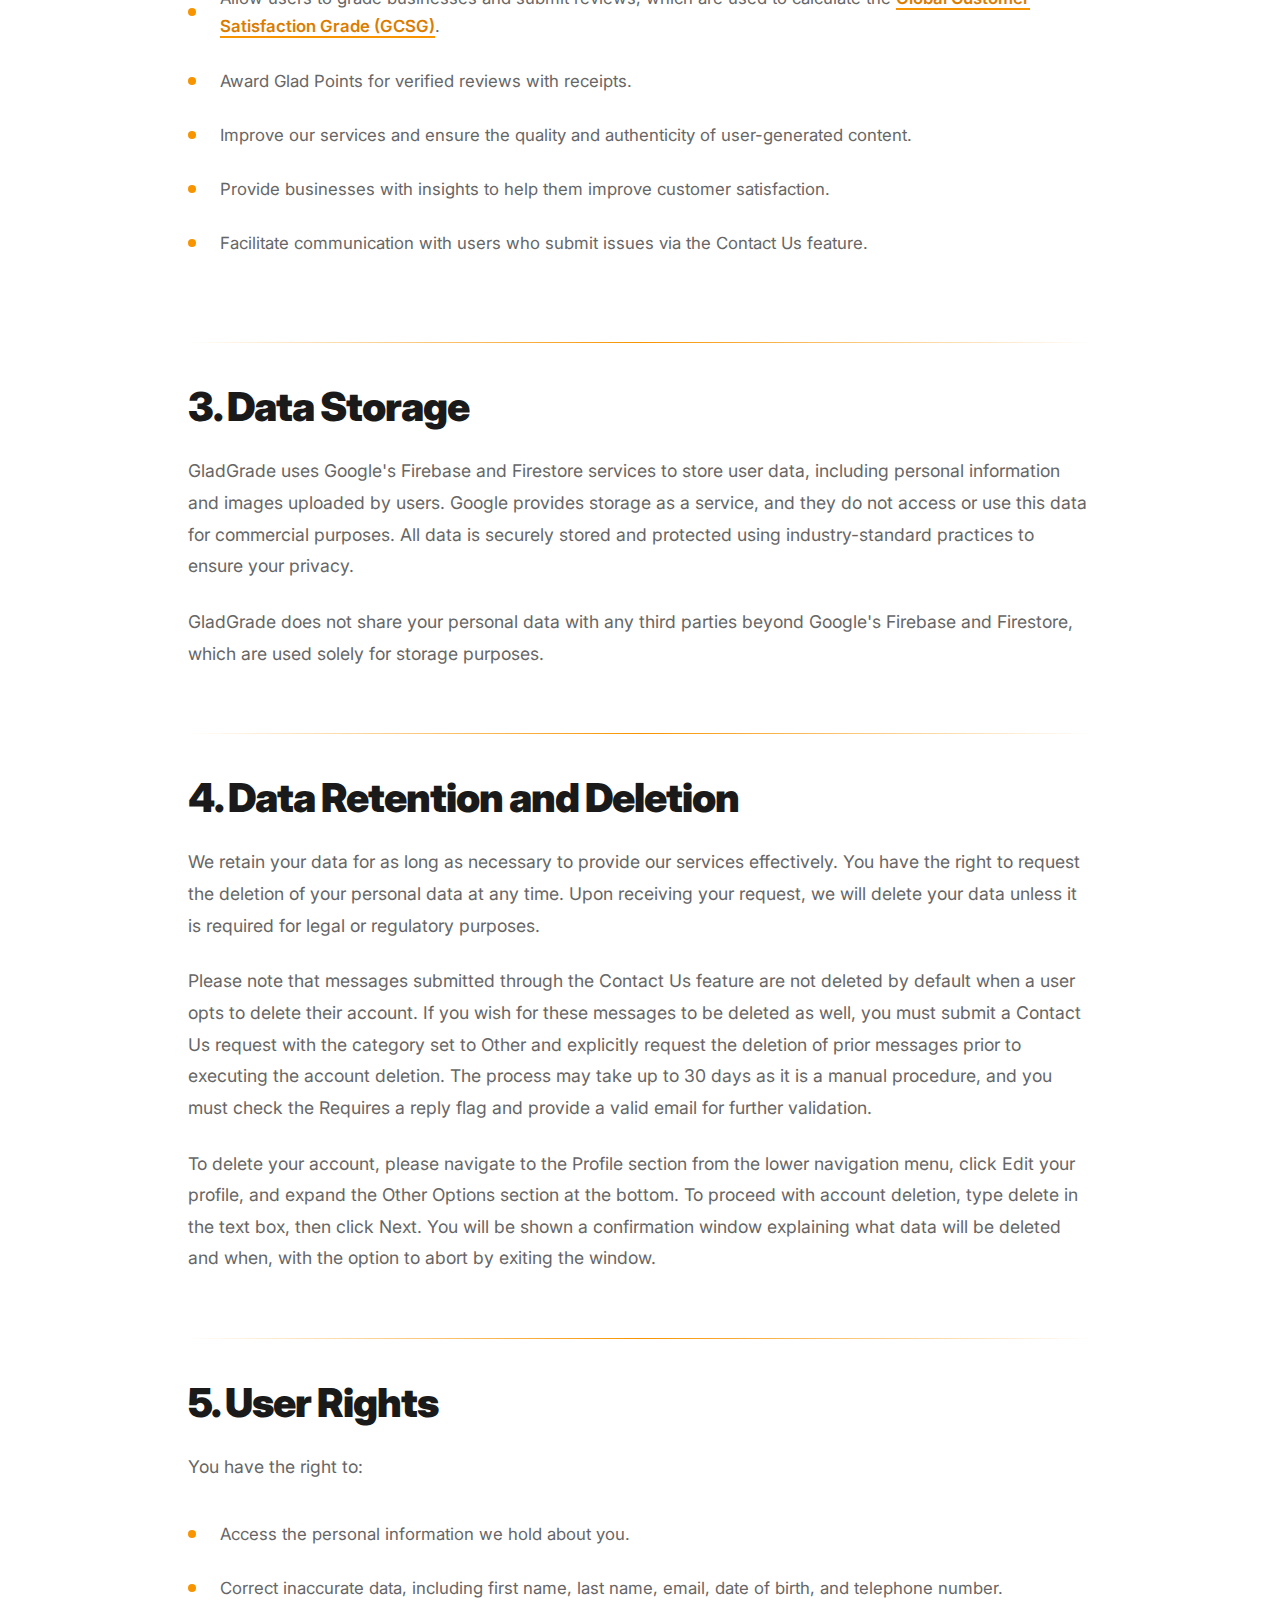
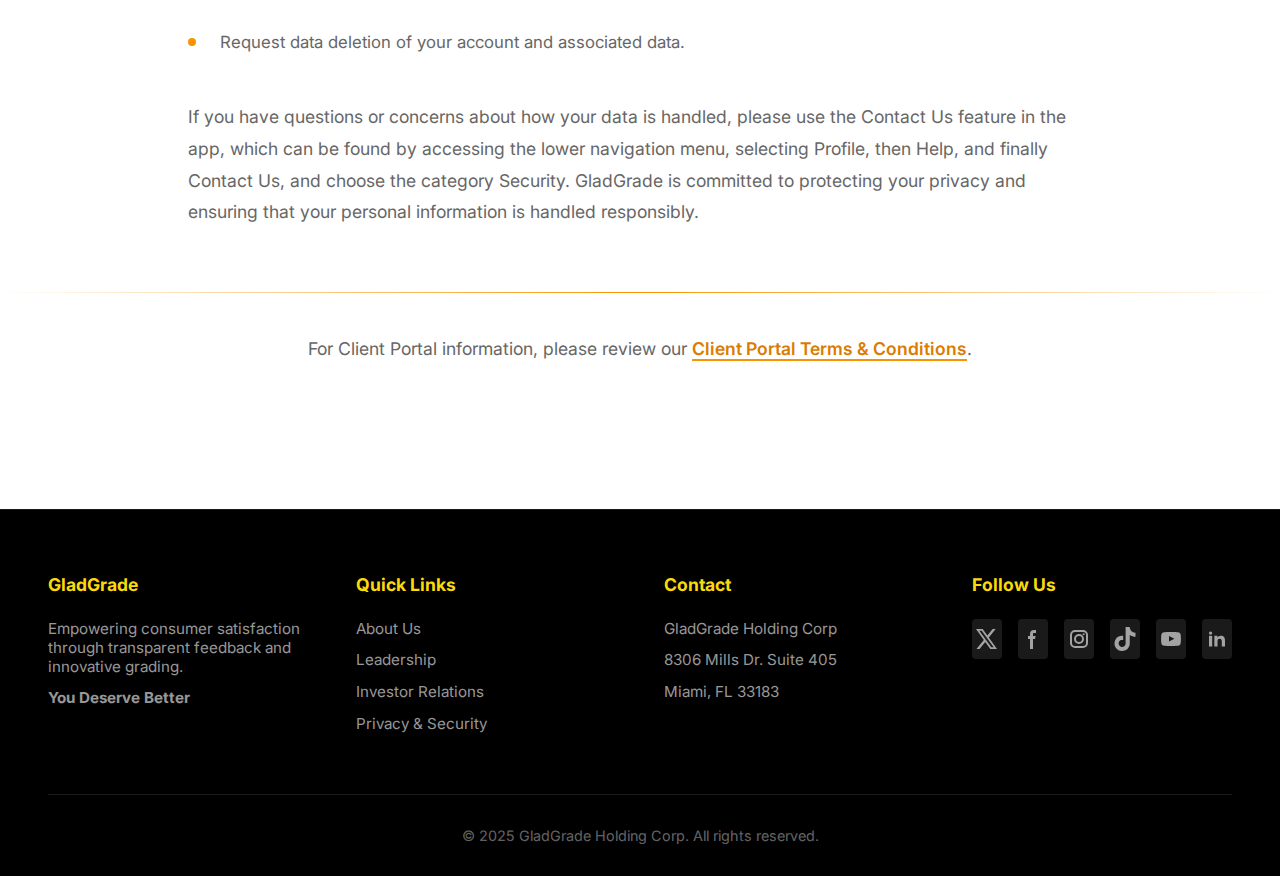
<file: privacy-and-security.html>
<!DOCTYPE html>
<html lang="en">
<head>
    <!-- Google tag (gtag.js) -->
    <script async src="https://www.googletagmanager.com/gtag/js?id=G-B374RF548D"></script>
    <script>
    window.dataLayer = window.dataLayer || [];
    function gtag(){dataLayer.push(arguments);}
    gtag('js', new Date());

    gtag('config', 'G-B374RF548D');
    </script>
    <meta charset="UTF-8">
    <meta name="viewport" content="width=device-width, initial-scale=1.0">
    
    <!-- Primary Meta Tags -->
    <meta name="title" content="GladGrade Privacy & Security - Data Protection and User Privacy Policy">
    <meta name="description" content="Learn how GladGrade protects your data and privacy. Comprehensive privacy policy covering data collection, usage, storage, retention, and your rights. GDPR and CCPA compliant.">
    <meta name="keywords" content="gladgrade privacy policy, data protection, user privacy, data security, GDPR compliance, CCPA compliance, data collection, data usage, data deletion, user rights, privacy and security, customer data protection, app privacy policy">
    <meta name="author" content="GladGrade Holding Corp">
    <meta name="robots" content="index, follow">
    <link rel="canonical" href="https://www.gladgrade.com/privacy-and-security.html">
    
    <!-- Open Graph / Facebook -->
    <meta property="og:type" content="website">
    <meta property="og:url" content="https://www.gladgrade.com/privacy-and-security.html">
    <meta property="og:title" content="GladGrade Privacy & Security - Your Data Protection">
    <meta property="og:description" content="Learn how GladGrade protects your data and privacy. Comprehensive privacy policy covering data collection, usage, storage, and your rights.">
    <meta property="og:image" content="https://www.gladgrade.com/images/logo-color-nobackground.png">
    <meta property="og:site_name" content="GladGrade">
    <meta property="og:locale" content="en_US">
    
    <!-- Twitter -->
    <meta property="twitter:card" content="summary_large_image">
    <meta property="twitter:url" content="https://www.gladgrade.com/privacy-and-security.html">
    <meta property="twitter:title" content="GladGrade Privacy & Security - Your Data Protection">
    <meta property="twitter:description" content="Learn how GladGrade protects your data and privacy. Comprehensive privacy policy covering data collection, usage, storage, and your rights.">
    <meta property="twitter:image" content="https://www.gladgrade.com/images/logo-color-nobackground.png">
    <meta name="twitter:site" content="@glad_grade">
    <meta name="twitter:creator" content="@glad_grade">
    
    <!-- Geo Tags -->
    <meta name="geo.region" content="US-FL">
    <meta name="geo.placename" content="Miami">
    <meta name="geo.position" content="25.7617;-80.1918">
    <meta name="ICBM" content="25.7617, -80.1918">
    
    <!-- Mobile Meta Tags -->
    <meta name="theme-color" content="#F79400">
    <meta name="apple-mobile-web-app-capable" content="yes">
    <meta name="apple-mobile-web-app-status-bar-style" content="black-translucent">
    <meta name="apple-mobile-web-app-title" content="GladGrade">
    
    <!-- Favicons -->
    <link rel="icon" type="image/png" sizes="32x32" href="images/logo-color-nobackground.png">
    <link rel="icon" type="image/png" sizes="16x16" href="images/logo-color-nobackground.png">
    <link rel="apple-touch-icon" href="images/logo-color-nobackground.png">
    
    <!-- Preconnect for Performance -->
    <link rel="preconnect" href="https://fonts.googleapis.com">
    <link rel="preconnect" href="https://fonts.gstatic.com" crossorigin>
    
    <title>GladGrade Privacy & Security Policy - Data Protection and User Rights</title>
    
    <!-- Schema.org Markup for Privacy Policy -->
    <script type="application/ld+json">
    {
      "@context": "https://schema.org",
      "@type": "WebPage",
      "name": "GladGrade Privacy & Security Policy",
      "description": "Comprehensive privacy and security policy explaining how GladGrade collects, uses, stores, and protects user data in compliance with GDPR and CCPA.",
      "url": "https://www.gladgrade.com/privacy-and-security.html",
      "publisher": {
        "@type": "Organization",
        "name": "GladGrade Holding Corp",
        "url": "https://www.gladgrade.com",
        "logo": "https://www.gladgrade.com/images/logo-color-nobackground.png",
        "address": {
          "@type": "PostalAddress",
          "streetAddress": "8306 Mills Dr. Suite 405",
          "addressLocality": "Miami",
          "addressRegion": "FL",
          "postalCode": "33183",
          "addressCountry": "US"
        },
        "contactPoint": {
          "@type": "ContactPoint",
          "contactType": "Customer Service",
          "email": "customer.support@gladgrade.com"
        }
      }
    }
    </script>
    
    <script type="application/ld+json">
    {
      "@context": "https://schema.org",
      "@type": "BreadcrumbList",
      "itemListElement": [{
        "@type": "ListItem",
        "position": 1,
        "name": "Home",
        "item": "https://www.gladgrade.com/"
      },{
        "@type": "ListItem",
        "position": 2,
        "name": "Privacy & Security",
        "item": "https://www.gladgrade.com/privacy-and-security.html"
      }]
    }
    </script>
    
    <script type="application/ld+json">
    {
      "@context": "https://schema.org",
      "@type": "FAQPage",
      "mainEntity": [{
        "@type": "Question",
        "name": "What data does GladGrade collect?",
        "acceptedAnswer": {
          "@type": "Answer",
          "text": "GladGrade collects telephone numbers for account verification, location data for nearby recommendations, review data including ratings and photos, and uploaded receipts for verification. All data is collected with user consent and stored securely using Google Firebase and Firestore."
        }
      },{
        "@type": "Question",
        "name": "How does GladGrade use my data?",
        "acceptedAnswer": {
          "@type": "Answer",
          "text": "Your data is used to provide location-based recommendations, calculate the Global Customer Satisfaction Grade (GCSG), award Glad Points for verified reviews, improve our services, and provide businesses with insights to enhance customer satisfaction."
        }
      },{
        "@type": "Question",
        "name": "Can I delete my GladGrade account and data?",
        "acceptedAnswer": {
          "@type": "Answer",
          "text": "Yes, you have the right to request deletion of your personal data at any time. To delete your account, navigate to Profile > Edit your profile > Other Options, type 'delete' in the text box, and confirm. The process ensures all your data is removed from our systems."
        }
      },{
        "@type": "Question",
        "name": "Are my receipts shared with anyone?",
        "acceptedAnswer": {
          "@type": "Answer",
          "text": "No, receipts uploaded to GladGrade are never shared with anyone. They are used solely for internal verification purposes to ensure that grades and reviews are genuine and authentic."
        }
      },{
        "@type": "Question",
        "name": "Is GladGrade GDPR and CCPA compliant?",
        "acceptedAnswer": {
          "@type": "Answer",
          "text": "Yes, GladGrade is committed to compliance with GDPR and CCPA regulations. Users have the right to access, correct, and delete their personal data. We implement industry-standard security practices to protect your information."
        }
      },{
        "@type": "Question",
        "name": "Where is my data stored?",
        "acceptedAnswer": {
          "@type": "Answer",
          "text": "GladGrade uses Google's Firebase and Firestore services to securely store user data. Google provides storage as a service and does not access or use your data for commercial purposes. All data is protected using industry-standard security practices."
        }
      }]
    }
    </script>
    
    <script type="application/ld+json">
    {
      "@context": "https://schema.org",
      "@type": "Article",
      "headline": "GladGrade Privacy & Security Policy",
      "description": "Comprehensive guide to how GladGrade protects your privacy and handles your personal data.",
      "author": {
        "@type": "Organization",
        "name": "GladGrade Holding Corp"
      },
      "publisher": {
        "@type": "Organization",
        "name": "GladGrade Holding Corp",
        "logo": {
          "@type": "ImageObject",
          "url": "https://www.gladgrade.com/images/logo-color-nobackground.png"
        }
      },
      "datePublished": "2025-01-15",
      "dateModified": "2025-01-15"
    }
    </script><style>
        @import url('https://fonts.googleapis.com/css2?family=Inter:wght@300;400;500;600;700;800;900&display=swap');
        
        * {
            margin: 0;
            padding: 0;
            box-sizing: border-box;
        }
        
        :root {
            --gold-primary: #F79400;
            --gold-light: #FADA0B;
            --gold-dark: #DB7C00;
            --text-dark: #1a1a1a;
            --text-gray: #666;
            --bg-light: #fafafa;
        }
        
        body {
            font-family: 'Inter', -apple-system, sans-serif;
            overflow-x: hidden;
            background: #ffffff;
            color: var(--text-dark);
        }
        
        /* Navigation */
        header {
            position: fixed;
            top: 0;
            width: 100%;
            z-index: 1000;
            background: rgba(0, 0, 0, 0.95);
            backdrop-filter: blur(20px);
            border-bottom: 1px solid rgba(247, 148, 0, 0.1);
        }
        
        .header-container {
            max-width: 1600px;
            margin: 0 auto;
            padding: 1.2rem 3rem;
            display: flex;
            justify-content: space-between;
            align-items: center;
        }
        
        .logo-container {
            display: flex;
            align-items: center;
            gap: 0.8rem;
            text-decoration: none;
        }
        
        .logo {
            width: 45px;
            height: 45px;
            border-radius: 8px;
        }
        
        .logo-text {
            font-size: 1.5rem;
            font-weight: 800;
            color: #fff;
            letter-spacing: -0.5px;
        }
        
        .tagline {
            font-size: 0.7rem;
            color: var(--gold-light);
            font-weight: 400;
            letter-spacing: 0.5px;
        }
        
        nav ul {
            display: flex;
            gap: 2.5rem;
            list-style: none;
            align-items: center;
        }
        
        nav a {
            color: rgba(255, 255, 255, 0.8);
            text-decoration: none;
            font-weight: 500;
            font-size: 0.95rem;
            transition: color 0.2s;
        }
        
        nav a:hover {
            color: var(--gold-light);
        }
        
        .menu-toggle {
            display: none;
            background: none;
            border: none;
            color: #fff;
            font-size: 1.5rem;
            cursor: pointer;
        }
        
        /* Hero Section */
        .page-hero {
            margin-top: 70px;
            padding: 100px 3rem 80px;
            background: linear-gradient(135deg, var(--gold-primary) 0%, var(--gold-light) 100%);
            text-align: center;
            position: relative;
        }
        
        .page-hero::after {
            content: '';
            position: absolute;
            bottom: 0;
            left: 0;
            right: 0;
            height: 5px;
            background: linear-gradient(90deg, var(--gold-primary), var(--gold-light), var(--gold-primary));
        }
        
        .page-hero h1 {
            font-size: 4rem;
            font-weight: 900;
            color: #000;
            margin-bottom: 1rem;
            letter-spacing: -2px;
        }
        
        .page-hero .highlight {
            background: linear-gradient(135deg, #000 0%, var(--text-dark) 100%);
            -webkit-background-clip: text;
            -webkit-text-fill-color: transparent;
            background-clip: text;
        }
        
        .page-hero p {
            font-size: 1.3rem;
            color: rgba(0, 0, 0, 0.7);
            font-weight: 500;
            letter-spacing: 0.5px;
        }
        
        /* Content Sections */
        .content-wrapper {
            max-width: 1000px;
            margin: 0 auto;
            padding: 0 3rem;
        }
        
        .content-block {
            padding: 40px 0;
        }
        
        .content-block:first-child {
            padding-top: 100px;
        }
        
        .section-number {
            display: inline-block;
            width: 40px;
            height: 40px;
            background: linear-gradient(135deg, var(--gold-primary), var(--gold-light));
            color: #000;
            border-radius: 50%;
            display: flex;
            align-items: center;
            justify-content: center;
            font-size: 1.2rem;
            font-weight: 900;
            margin-bottom: 1.5rem;
        }
        
        .content-text h2 {
            font-size: 2.5rem;
            font-weight: 900;
            margin-bottom: 1.5rem;
            letter-spacing: -1px;
            color: var(--text-dark);
            line-height: 1.2;
        }
        
        .gold-highlight {
            background: linear-gradient(135deg, var(--gold-primary), var(--gold-light));
            -webkit-background-clip: text;
            -webkit-text-fill-color: transparent;
            background-clip: text;
        }
        
        .content-text h3 {
            font-size: 1.5rem;
            font-weight: 700;
            margin-top: 2rem;
            margin-bottom: 1rem;
            color: var(--gold-dark);
        }
        
        .content-text p {
            font-size: 1.1rem;
            color: var(--text-gray);
            line-height: 1.8;
            margin-bottom: 1.5rem;
        }
        
        .content-text ul {
            list-style: none;
            margin-bottom: 2rem;
        }
        
        .content-text li {
            padding: 0.8rem 0;
            padding-left: 2rem;
            position: relative;
            font-size: 1.05rem;
            color: var(--text-gray);
            line-height: 1.7;
        }
        
        .content-text li::before {
            content: '';
            position: absolute;
            left: 0;
            top: 50%;
            transform: translateY(-50%);
            width: 8px;
            height: 8px;
            background: var(--gold-primary);
            border-radius: 50%;
        }
        
        .content-text strong {
            color: var(--text-dark);
            font-weight: 600;
        }
        
        /* Divider */
        .section-divider {
            height: 1px;
            background: linear-gradient(90deg, transparent, var(--gold-primary), transparent);
            margin: 0px 0;
        }
        
        /* Footer */
        footer {
            background: #000;
            color: #ffffff;
            padding: 4rem 3rem 2rem;
            border-top: 1px solid rgba(255, 255, 255, 0.1);
            margin-top: 80px;
        }
        
        .footer-content {
            max-width: 1600px;
            margin: 0 auto;
            display: grid;
            grid-template-columns: repeat(auto-fit, minmax(250px, 1fr));
            gap: 3rem;
            margin-bottom: 3rem;
        }
        
        .footer-section h3 {
            color: var(--gold-light);
            margin-bottom: 1.5rem;
            font-size: 1.1rem;
            font-weight: 700;
        }
        
        .footer-section p,
        .footer-section a {
            color: rgba(255, 255, 255, 0.6);
            text-decoration: none;
            display: block;
            margin-bottom: 0.8rem;
            transition: color 0.3s;
            font-size: 0.95rem;
        }
        
        .footer-section a:hover {
            color: var(--gold-light);
        }
        
        .social-links {
            display: flex;
            gap: 1rem;
            margin-top: 1.5rem;
        }
        
        .social-links a {
            width: 40px;
            height: 40px;
            display: flex;
            align-items: center;
            justify-content: center;
            background: rgba(255, 255, 255, 0.1);
            border-radius: 4px;
            transition: all 0.3s;
        }
        
        .social-links a:hover {
            background: var(--gold-primary);
        }
        
        .footer-bottom {
            text-align: center;
            padding-top: 2rem;
            border-top: 1px solid rgba(255, 255, 255, 0.1);
            color: rgba(255, 255, 255, 0.4);
            font-size: 0.9rem;
        }
        
        /* Mobile Responsive */
        @media (max-width: 768px) {
            .header-container {
                padding: 1rem 1.5rem;
            }
            
            nav ul {
                display: none;
                flex-direction: column;
                position: absolute;
                top: 100%;
                left: 0;
                right: 0;
                background: rgba(0, 0, 0, 0.98);
                padding: 2rem 1.5rem;
                gap: 1.5rem;
            }
            
            nav ul.active {
                display: flex;
            }
            
            .menu-toggle {
                display: block;
            }
            
            .page-hero {
                padding: 80px 1.5rem 60px;
            }
            
            .page-hero h1 {
                font-size: 2.5rem;
            }
            
            .content-wrapper {
                padding: 0 1.5rem;
            }
            
            .content-block {
                padding: 60px 0;
            }
            
            .content-text h2 {
                font-size: 2rem;
            }
            
            .content-text h3 {
                font-size: 1.3rem;
            }
        }
    </style>
    <script src="structured-data.js"></script>
</head>
<body>
    <header>
        <div class="header-container">
            <a href="index.html" class="logo-container">
                <img src="images/logo-color-nobackground.png" alt="GladGrade Logo" class="logo">
                <div>
                    <div class="logo-text">GladGrade</div>
                    <div class="tagline">You Deserve Better</div>
                </div>
            </a>
            <button class="menu-toggle" onclick="toggleMenu()">☰</button>
            <nav>
                <ul id="nav-menu">
                    <li><a href="index.html">Home</a></li>
                    <li><a href="about.html">About</a></li>
                    <li><a href="investor-relations.html">Investors</a></li>
                    <li><a href="privacy-and-security.html">Privacy</a></li>
                </ul>
            </nav>
        </div>
    </header>

    <section class="page-hero">
        <h1><span class="highlight">Privacy</span> & Security</h1>
        <p>Your privacy and data security are our top priorities</p>
    </section>

    <div class="content-wrapper">
        <section class="content-block">
            <div class="content-text">
                <h2><span class="gold-highlight">Policy</span></h2>
            </div>
        </section>

        <div class="section-divider"></div>

        <section class="content-block">
            <div class="content-text">
                <h2>1. Data Collection</h2>
                <p>GladGrade collects the following user data to enhance the experience and ensure better service:</p>
                
                <ul>
                    <li><strong>Telephone Number:</strong> We collect your phone number to verify your identity, validate your account, and ensure that your location is accurate for providing nearby recommendations.</li>
                    
                    <li><strong>Location Data:</strong> We collect your location to provide tailored services and help you find businesses or services nearby. This location data is only collected when the app is actively in use.</li>
                    
                    <li><strong>Review Data:</strong> We collect the reviews you provide, including business ratings, answers to tailored questions, and any written reviews or uploaded photos. Receipts uploaded as evidence are collected to validate your reviews and maintain the integrity of our platform. Please note that receipts are never shared with anyone and are used solely for internal verification purposes to ensure that grades and reviews are genuine and not fake.</li>
                    
                    <li><strong>Private Reviews:</strong> Users have the option to flag their reviews as private, in which case the review will not be shown publicly but will be accessible to the business owner or administrator to assist in addressing the issue and improving customer satisfaction.</li>
                    
                    <li><strong>Contact Us Messages:</strong> When using the Help feature, users can submit internal messages through the Contact Us form, which includes categorizing the issue (such as Error, Security, Investment, or Other), subject, message, a flag indicating if a reply is required, contact telephone, and contact email.</li>
                </ul>
            </div>
        </section>

        <div class="section-divider"></div>

        <section class="content-block">
            <div class="content-text">
                <h2>2. Data Usage</h2>
                <p>The data we collect is used to:</p>
                
                <ul>
                    <li>Provide location-based recommendations for businesses and services.</li>
                    <li>Allow users to grade businesses and submit reviews, which are used to calculate the <a href="global-customer-satisfaction-grade-gcsg.html" style="color: var(--gold-dark); font-weight: 600; text-decoration: none; border-bottom: 2px solid var(--gold-primary);">Global Customer Satisfaction Grade (GCSG)</a>.</li>
                    <li>Award Glad Points for verified reviews with receipts.</li>
                    <li>Improve our services and ensure the quality and authenticity of user-generated content.</li>
                    <li>Provide businesses with insights to help them improve customer satisfaction.</li>
                    <li>Facilitate communication with users who submit issues via the Contact Us feature.</li>
                </ul>
            </div>
        </section>

        <div class="section-divider"></div>

        <section class="content-block">
            <div class="content-text">
                <h2>3. Data Storage</h2>
                <p>GladGrade uses Google's Firebase and Firestore services to store user data, including personal information and images uploaded by users. Google provides storage as a service, and they do not access or use this data for commercial purposes. All data is securely stored and protected using industry-standard practices to ensure your privacy.</p>
                
                <p>GladGrade does not share your personal data with any third parties beyond Google's Firebase and Firestore, which are used solely for storage purposes.</p>
            </div>
        </section>

        <div class="section-divider"></div>

        <section class="content-block">
            <div class="content-text">
                <h2>4. Data Retention and Deletion</h2>
                <p>We retain your data for as long as necessary to provide our services effectively. You have the right to request the deletion of your personal data at any time. Upon receiving your request, we will delete your data unless it is required for legal or regulatory purposes.</p>
                
                <p>Please note that messages submitted through the Contact Us feature are not deleted by default when a user opts to delete their account. If you wish for these messages to be deleted as well, you must submit a Contact Us request with the category set to Other and explicitly request the deletion of prior messages prior to executing the account deletion. The process may take up to 30 days as it is a manual procedure, and you must check the Requires a reply flag and provide a valid email for further validation.</p>
                
                <p>To delete your account, please navigate to the Profile section from the lower navigation menu, click Edit your profile, and expand the Other Options section at the bottom. To proceed with account deletion, type delete in the text box, then click Next. You will be shown a confirmation window explaining what data will be deleted and when, with the option to abort by exiting the window.</p>
            </div>
        </section>

        <div class="section-divider"></div>

        <section class="content-block">
            <div class="content-text">
                <h2>5. User Rights</h2>
                <p>You have the right to:</p>
                
                <ul>
                    <li>Access the personal information we hold about you.</li>
                    <li>Correct inaccurate data, including first name, last name, email, date of birth, and telephone number.</li>
                    <li>Request data deletion of your account and associated data.</li>
                </ul>
                
                <p>If you have questions or concerns about how your data is handled, please use the Contact Us feature in the app, which can be found by accessing the lower navigation menu, selecting Profile, then Help, and finally Contact Us, and choose the category Security. GladGrade is committed to protecting your privacy and ensuring that your personal information is handled responsibly.</p>
            </div>
        </section>
    </div>

    <div class="section-divider"></div>

    <section class="content-block">
        <div class="content-text">
            <p style="text-align: center; font-size: 1.1rem;">
                For Client Portal information, please review our 
                <a href="client-portal-terms-and-conditions.html" style="color: var(--gold-dark); font-weight: 600; text-decoration: none; border-bottom: 2px solid var(--gold-primary);">Client Portal Terms & Conditions</a>.
            </p>
        </div>
    </section>
</div>
    <footer>
        <div class="footer-content">
            <div class="footer-section">
                <h3>GladGrade</h3>
                <p>Empowering consumer satisfaction through transparent feedback and innovative grading.</p>
                <p><strong>You Deserve Better</strong></p>
            </div>

            <div class="footer-section">
                <h3>Quick Links</h3>
                <a href="about.html">About Us</a>
                <a href="leadership.html">Leadership</a>
                <a href="investor-relations.html">Investor Relations</a>
                <a href="privacy-and-security.html">Privacy & Security</a>
            </div>

            <div class="footer-section">
                <h3>Contact</h3>
                <p>GladGrade Holding Corp</p>
                <p>8306 Mills Dr. Suite 405</p>
                <p>Miami, FL 33183</p>
            </div>

            <div class="footer-section">
                <h3>Follow Us</h3>
                <div class="social-links">
                    <a href="https://x.com/glad_grade" target="_blank" aria-label="X">
                        <svg width="24" height="24" fill="currentColor" viewBox="0 0 24 24">
                            <path d="M13.795 10.533 20.68 2h-3.073l-5.255 6.517L7.69 2H1l7.806 10.91L1.47 22h3.074l5.705-7.07L15.31 22H22l-8.205-11.467Zm-2.38 2.95L9.97 11.464 4.36 3.627h2.31l4.528 6.317 1.443 2.02 6.018 8.409h-2.31l-4.934-6.89Z"/>
                        </svg>
                    </a>
                    <a href="https://www.facebook.com/profile.php?id=61568453471966" target="_blank" aria-label="Facebook">
                        <svg width="24" height="24" fill="currentColor" viewBox="0 0 24 24">
                            <path fill-rule="evenodd" d="M13.135 6H15V3h-1.865a4.147 4.147 0 0 0-4.142 4.142V9H7v3h2v9.938h3V12h2.021l.592-3H12V6.591A.6.6 0 0 1 12.592 6h.543Z" clip-rule="evenodd"/>
                        </svg>
                    </a>
                    <a href="https://www.instagram.com/gladgrade/" target="_blank" aria-label="Instagram">
                        <svg width="24" height="24" fill="none" viewBox="0 0 24 24">
                            <path fill="currentColor" fill-rule="evenodd" d="M3 8a5 5 0 0 1 5-5h8a5 5 0 0 1 5 5v8a5 5 0 0 1-5 5H8a5 5 0 0 1-5-5V8Zm5-3a3 3 0 0 0-3 3v8a3 3 0 0 0 3 3h8a3 3 0 0 0 3-3V8a3 3 0 0 0-3-3H8Zm7.597 2.214a1 1 0 0 1 1-1h.01a1 1 0 1 1 0 2h-.01a1 1 0 0 1-1-1ZM12 9a3 3 0 1 0 0 6 3 3 0 0 0 0-6Zm-5 3a5 5 0 1 1 10 0 5 5 0 0 1-10 0Z" clip-rule="evenodd"/>
                        </svg>
                    </a>
                    <a href="https://www.tiktok.com/@gladgrade" target="_blank" aria-label="TikTok">
                        <svg width="24" height="24" fill="none" viewBox="0 0 24 24">
                            <path d="M22.5 9.84202C20.4357 9.84696 18.4221 9.20321 16.7435 8.00171V16.3813C16.7429 17.9333 16.2685 19.4482 15.3838 20.7233C14.499 21.9984 13.246 22.973 11.7923 23.5168C10.3387 24.0606 8.75362 24.1477 7.24914 23.7664C5.74466 23.3851 4.39245 22.5536 3.37333 21.383C2.3542 20.2125 1.71674 18.7587 1.54617 17.2161C1.3756 15.6735 1.68007 14.1156 2.41884 12.7507C3.15762 11.3858 4.2955 10.279 5.68034 9.57823C7.06517 8.87746 8.63095 8.61616 10.1683 8.82927V13.0439C9.46481 12.8227 8.70938 12.8293 8.0099 13.063C7.31041 13.2966 6.70265 13.7453 6.2734 14.345C5.84415 14.9446 5.61536 15.6646 5.6197 16.402C5.62404 17.1395 5.8613 17.8567 6.29759 18.4512C6.73387 19.0458 7.34688 19.4873 8.04906 19.7127C8.75125 19.9381 9.5067 19.9359 10.2075 19.7063C10.9084 19.4768 11.5188 19.0316 11.9515 18.4345C12.3843 17.8374 12.6173 17.1188 12.6173 16.3813V0H16.7435C16.7406 0.348435 16.7698 0.696395 16.8307 1.03948C16.9741 1.80537 17.2722 2.53396 17.7068 3.18068C18.1415 3.8274 18.7035 4.37867 19.3585 4.80075C20.2903 5.41688 21.3829 5.74528 22.5 5.74505V9.84202Z" fill="currentColor"></path>
                        </svg>
                    </a>
                    <a href="https://www.youtube.com/@GLADGRADE" target="_blank" aria-label="YouTube">
                        <svg width="24" height="24" fill="currentColor" viewBox="0 0 24 24">
                            <path fill-rule="evenodd" d="M21.7 8.037a4.26 4.26 0 0 0-.789-1.964 2.84 2.84 0 0 0-1.984-.839c-2.767-.2-6.926-.2-6.926-.2s-4.157 0-6.928.2a2.836 2.836 0 0 0-1.983.839 4.225 4.225 0 0 0-.79 1.965 30.146 30.146 0 0 0-.2 3.206v1.5a30.12 30.12 0 0 0 .2 3.206c.094.712.364 1.39.784 1.972.604.536 1.38.837 2.187.848 1.583.151 6.731.2 6.731.2s4.161 0 6.928-.2a2.844 2.844 0 0 0 1.985-.84 4.27 4.27 0 0 0 .787-1.965 30.12 30.12 0 0 0 .2-3.206v-1.516a30.672 30.672 0 0 0-.202-3.206Zm-11.692 6.554v-5.62l5.4 2.819-5.4 2.801Z" clip-rule="evenodd"/>
                        </svg>
                    </a>
                    <a href="https://www.linkedin.com/company/gladgrade" target="_blank" aria-label="LinkedIn">
                        <svg width="24" height="24" fill="currentColor" viewBox="0 0 24 24">
                            <path fill-rule="evenodd" d="M12.51 8.796v1.697a3.738 3.738 0 0 1 3.288-1.684c3.455 0 4.202 2.16 4.202 4.97V19.5h-3.2v-5.072c0-1.21-.244-2.766-2.128-2.766-1.827 0-2.139 1.317-2.139 2.676V19.5h-3.19V8.796h3.168ZM7.2 6.106a1.61 1.61 0 0 1-.988 1.483 1.595 1.595 0 0 1-1.743-.348A1.607 1.607 0 0 1 5.6 4.5a1.601 1.601 0 0 1 1.6 1.606Z" clip-rule="evenodd"/>
                            <path d="M7.2 8.809H4V19.5h3.2V8.809Z"/>
                        </svg>
                    </a>
                </div>
            </div>
        </div>

        <div class="footer-bottom">
            <p>&copy; 2025 GladGrade Holding Corp. All rights reserved.</p>
        </div>
    </footer>

    <script>
        // Mobile menu toggle
        function toggleMenu() {
            const menu = document.getElementById("nav-menu");
            menu.classList.toggle("active");
        }

        // Close mobile menu when clicking outside
        document.addEventListener("click", (event) => {
            const menu = document.getElementById("nav-menu");
            const toggle = document.querySelector(".menu-toggle");

            if (menu && toggle && !menu.contains(event.target) && !toggle.contains(event.target)) {
                menu.classList.remove("active");
            }
        });
    </script>
</body>
</html>
</file>
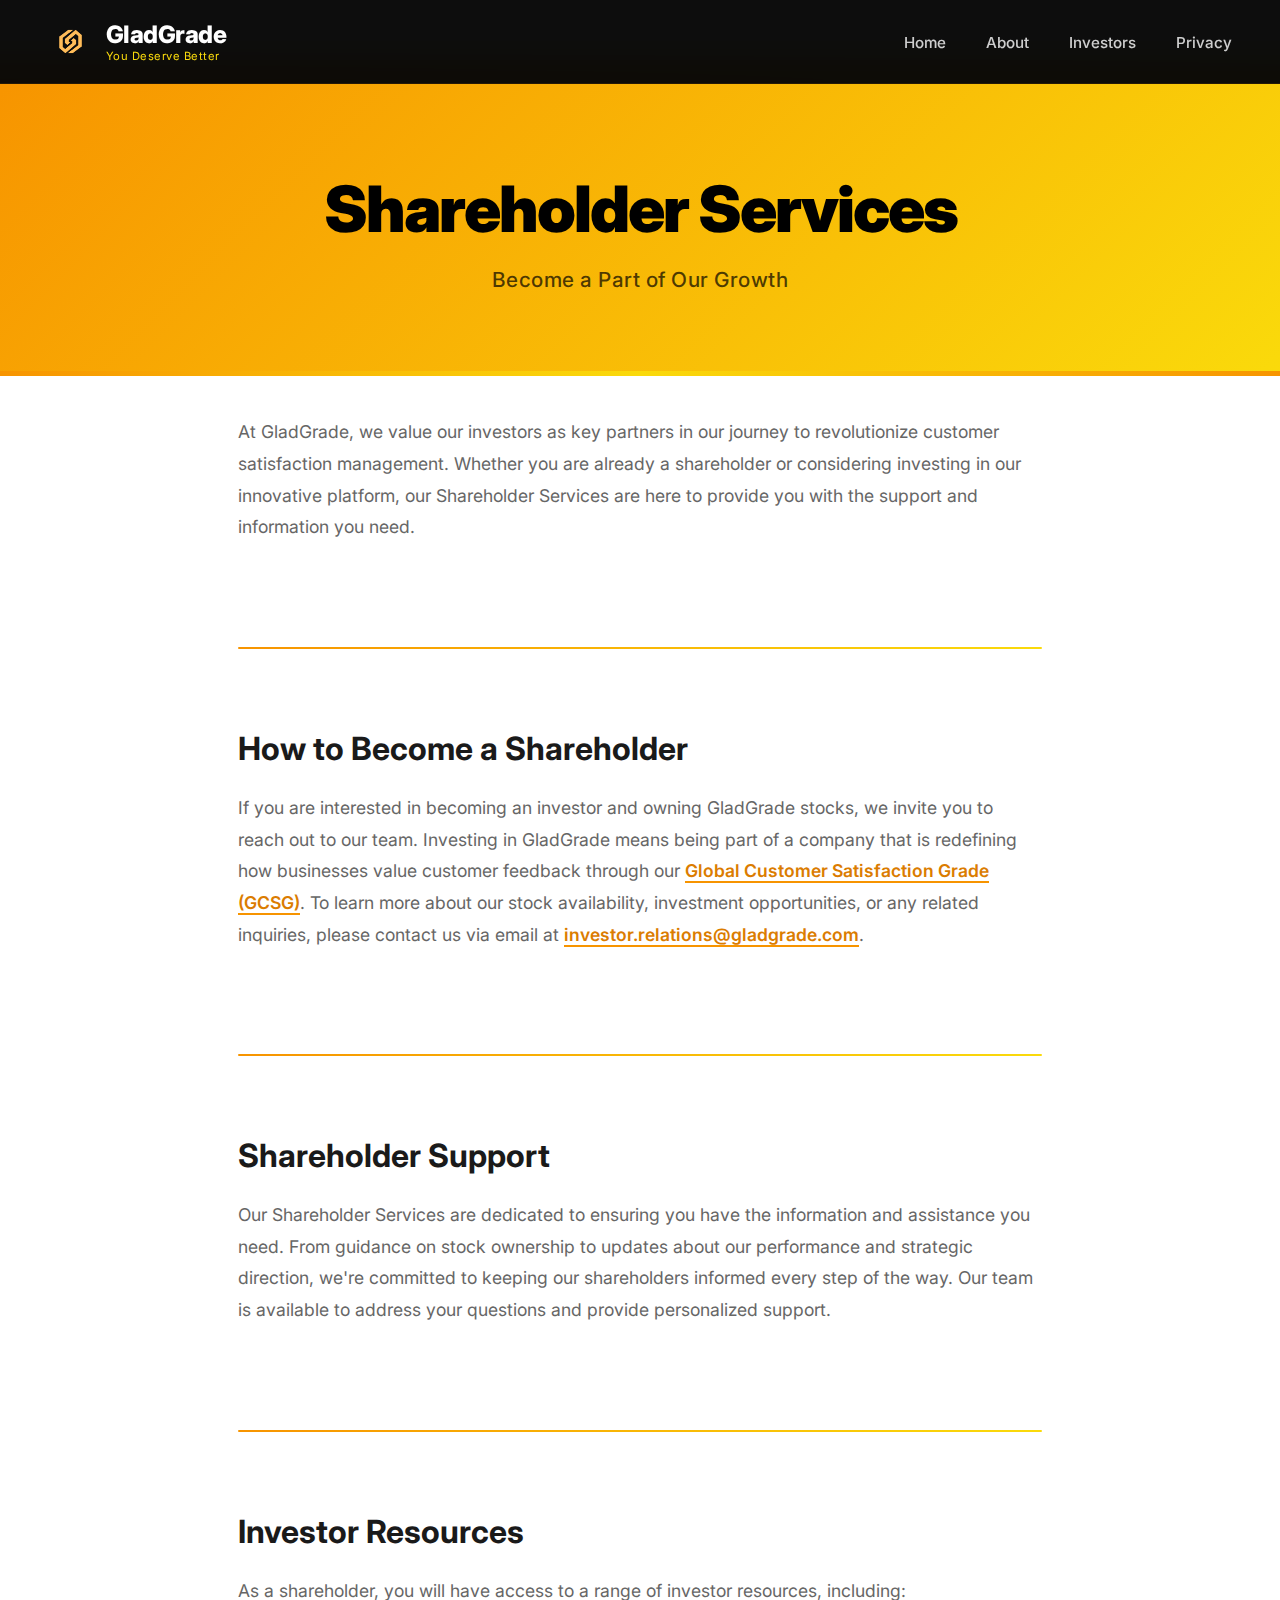
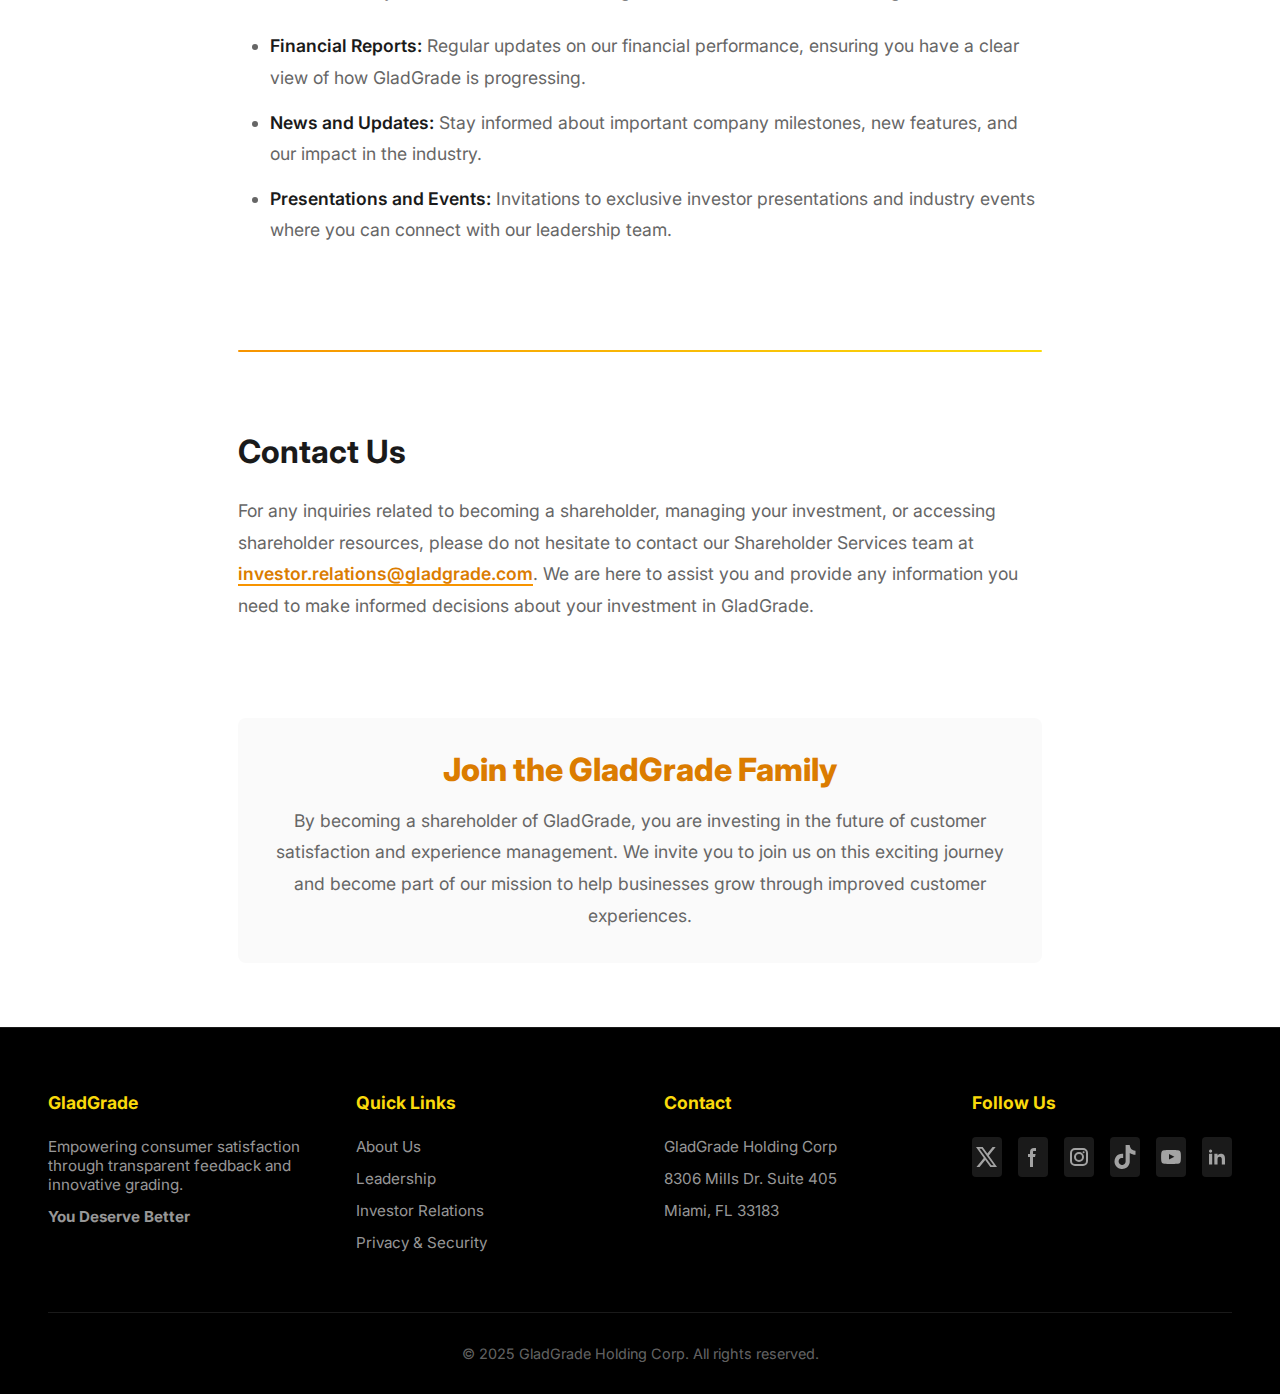
<file: shareholder-services.html>
<!DOCTYPE html>
<html lang="en">
    <head>
        <!-- Google tag (gtag.js) -->
<script async src="https://www.googletagmanager.com/gtag/js?id=G-B374RF548D"></script>
<script>
  window.dataLayer = window.dataLayer || [];
  function gtag(){dataLayer.push(arguments);}
  gtag('js', new Date());

  gtag('config', 'G-B374RF548D');
</script>
        <meta charset="UTF-8">
        <meta name="viewport" content="width=device-width, initial-scale=1.0">
        
        <!-- Primary Meta Tags -->
        <title>Shareholder Services - Stock Ownership & Investor Resources | GladGrade</title>
        <meta name="title" content="Shareholder Services - Stock Ownership & Investor Resources | GladGrade">
        <meta name="description" content="GladGrade Shareholder Services - Learn how to become a shareholder and access investor resources. Join us in revolutionizing customer satisfaction management through GCSG. Contact investor.relations@gladgrade.com for stock ownership information.">
        <meta name="keywords" content="GladGrade shareholders, investor services, stock ownership, shareholder resources, GCSG investment, investor relations, shareholder support, financial reports, investor presentations, equity ownership, stock purchase">
        <meta name="author" content="GladGrade Holding Corporation">
        <meta name="robots" content="index, follow">
        <meta name="language" content="English">
        <meta name="revisit-after" content="7 days">
        <link rel="canonical" href="https://www.gladgrade.com/shareholder-services.html">
        
        <!-- Open Graph / Facebook -->
        <meta property="og:type" content="website">
        <meta property="og:url" content="https://www.gladgrade.com/shareholder-services.html">
        <meta property="og:title" content="Shareholder Services - Stock Ownership & Investor Resources | GladGrade">
        <meta property="og:description" content="Become a part of GladGrade's growth. Learn about shareholder services, investment opportunities, and investor resources. Contact us at investor.relations@gladgrade.com">
        <meta property="og:image" content="https://www.gladgrade.com/images/investment-financial.jpg">
        <meta property="og:image:width" content="1200">
        <meta property="og:image:height" content="630">
        <meta property="og:image:alt" content="GladGrade Shareholder Services">
        <meta property="og:site_name" content="GladGrade">
        <meta property="og:locale" content="en_US">
        
        <!-- Twitter -->
        <meta name="twitter:card" content="summary_large_image">
        <meta name="twitter:url" content="https://www.gladgrade.com/shareholder-services.html">
        <meta name="twitter:title" content="Shareholder Services - Stock Ownership & Investor Resources | GladGrade">
        <meta property="twitter:description" content="Become a part of GladGrade's growth. Learn about shareholder services, investment opportunities, and investor resources.">
        <meta name="twitter:image" content="https://www.gladgrade.com/images/investment-financial.jpg">
        <meta name="twitter:image:alt" content="GladGrade Shareholder Services">
        <meta name="twitter:site" content="@glad_grade">
        <meta name="twitter:creator" content="@glad_grade">
        
        <!-- Geo Tags -->
        <meta name="geo.region" content="US-FL">
        <meta name="geo.placename" content="Miami">
        <meta name="geo.position" content="25.7617;-80.1918">
        <meta name="ICBM" content="25.7617, -80.1918">
        
        <!-- Mobile Meta Tags -->
        <meta name="theme-color" content="#F79400">
        <meta name="mobile-web-app-capable" content="yes">
        <meta name="apple-mobile-web-app-capable" content="yes">
        <meta name="apple-mobile-web-app-status-bar-style" content="black-translucent">
        <meta name="apple-mobile-web-app-title" content="Shareholder Services">
        
        <!-- App Links -->
        <meta property="al:ios:app_store_id" content="6737136251">
        <meta property="al:ios:app_name" content="GladGrade">
        <meta property="al:ios:url" content="gladgrade://shareholders">
        <meta property="al:android:package" content="com.gladgrade.gladgrade">
        <meta property="al:android:app_name" content="GladGrade">
        <meta property="al:android:url" content="gladgrade://shareholders">
        <meta property="al:web:url" content="https://www.gladgrade.com/shareholder-services.html">
        
        <!-- Favicons -->
        <link rel="icon" type="image/png" sizes="32x32" href="images/favicon-32x32.png">
        <link rel="icon" type="image/png" sizes="16x16" href="images/favicon-16x16.png">
        <link rel="apple-touch-icon" sizes="180x180" href="images/apple-touch-icon.png">
        <link rel="manifest" href="site.webmanifest">
        
        <!-- Preconnect for Performance -->
        <link rel="preconnect" href="https://fonts.googleapis.com">
        <link rel="preconnect" href="https://fonts.gstatic.com" crossorigin>
        <link href="https://fonts.googleapis.com/css2?family=Inter:wght@300;400;500;600;700;800;900&display=swap" rel="stylesheet">
        
        <!-- Schema.org Structured Data -->
        <script type="application/ld+json">
        {
            "@context": "https://schema.org",
            "@graph": [
                {
                    "@type": "BreadcrumbList",
                    "itemListElement": [
                        {
                            "@type": "ListItem",
                            "position": 1,
                            "name": "Home",
                            "item": "https://www.gladgrade.com/"
                        },
                        {
                            "@type": "ListItem",
                            "position": 2,
                            "name": "Investors",
                            "item": "https://www.gladgrade.com/investor-relations.html"
                        },
                        {
                            "@type": "ListItem",
                            "position": 3,
                            "name": "Shareholder Services",
                            "item": "https://www.gladgrade.com/shareholder-services.html"
                        }
                    ]
                },
                {
                    "@type": "Organization",
                    "name": "GladGrade Holding Corporation",
                    "url": "https://www.gladgrade.com",
                    "logo": "https://www.gladgrade.com/images/logo-color-nobackground.png",
                    "description": "Customer satisfaction analytics platform with GCSG technology",
                    "address": {
                        "@type": "PostalAddress",
                        "streetAddress": "8306 Mills Dr. Suite 405",
                        "addressLocality": "Miami",
                        "addressRegion": "FL",
                        "postalCode": "33183",
                        "addressCountry": "US"
                    },
                    "contactPoint": [
                        {
                            "@type": "ContactPoint",
                            "contactType": "Investor Relations",
                            "email": "investor.relations@gladgrade.com",
                            "availableLanguage": "English"
                        }
                    ],
                    "sameAs": [
                        "https://x.com/glad_grade",
                        "https://www.facebook.com/profile.php?id=61568453471966",
                        "https://www.instagram.com/gladgrade/",
                        "https://www.tiktok.com/@gladgrade",
                        "https://www.youtube.com/@GLADGRADE",
                        "https://www.linkedin.com/company/gladgrade"
                    ]
                },
                {
                    "@type": "WebPage",
                    "name": "Shareholder Services",
                    "url": "https://www.gladgrade.com/shareholder-services.html",
                    "description": "Information and resources for GladGrade shareholders and prospective investors",
                    "inLanguage": "en-US",
                    "isPartOf": {
                        "@type": "WebSite",
                        "name": "GladGrade",
                        "url": "https://www.gladgrade.com"
                    },
                    "about": {
                        "@type": "Thing",
                        "name": "Shareholder Services",
                        "description": "Stock ownership, investor resources, and shareholder support"
                    }
                },
                {
                    "@type": "FAQPage",
                    "mainEntity": [
                        {
                            "@type": "Question",
                            "name": "How do I become a GladGrade shareholder?",
                            "acceptedAnswer": {
                                "@type": "Answer",
                                "text": "If you are interested in becoming an investor and owning GladGrade stocks, reach out to our team via email at investor.relations@gladgrade.com. Investing in GladGrade means being part of a company that is redefining how businesses value customer feedback through our Global Customer Satisfaction Grade (GCSG)."
                            }
                        },
                        {
                            "@type": "Question",
                            "name": "What support is available to GladGrade shareholders?",
                            "acceptedAnswer": {
                                "@type": "Answer",
                                "text": "Our Shareholder Services are dedicated to ensuring you have the information and assistance you need. From guidance on stock ownership to updates about our performance and strategic direction, we're committed to keeping our shareholders informed every step of the way. Our team provides personalized support and is available to address your questions."
                            }
                        },
                        {
                            "@type": "Question",
                            "name": "What investor resources are available to shareholders?",
                            "acceptedAnswer": {
                                "@type": "Answer",
                                "text": "As a shareholder, you will have access to: (1) Financial Reports - regular updates on our financial performance; (2) News and Updates - information about company milestones, new features, and industry impact; (3) Presentations and Events - invitations to exclusive investor presentations and industry events where you can connect with our leadership team."
                            }
                        },
                        {
                            "@type": "Question",
                            "name": "How do I contact GladGrade Shareholder Services?",
                            "acceptedAnswer": {
                                "@type": "Answer",
                                "text": "For any inquiries related to becoming a shareholder, managing your investment, or accessing shareholder resources, contact our Shareholder Services team at investor.relations@gladgrade.com. We are here to assist you and provide any information you need to make informed decisions about your investment in GladGrade."
                            }
                        },
                        {
                            "@type": "Question",
                            "name": "What am I investing in when I become a GladGrade shareholder?",
                            "acceptedAnswer": {
                                "@type": "Answer",
                                "text": "By becoming a shareholder of GladGrade, you are investing in the future of customer satisfaction and experience management. You become part of our mission to help businesses grow through improved customer experiences using our Global Customer Satisfaction Grade (GCSG) platform."
                            }
                        }
                    ]
                },
                {
                    "@type": "Service",
                    "name": "GladGrade Shareholder Services",
                    "description": "Comprehensive support and resources for GladGrade investors and shareholders",
                    "provider": {
                        "@type": "Organization",
                        "name": "GladGrade Holding Corporation"
                    },
                    "serviceType": "Investor Relations",
                    "areaServed": "Worldwide",
                    "availableChannel": {
                        "@type": "ServiceChannel",
                        "serviceUrl": "https://www.gladgrade.com/shareholder-services.html",
                        "email": "investor.relations@gladgrade.com"
                    },
                    "offers": {
                        "@type": "Offer",
                        "category": "Shareholder Services",
                        "itemOffered": [
                            {
                                "@type": "Service",
                                "name": "Financial Reports",
                                "description": "Regular updates on financial performance"
                            },
                            {
                                "@type": "Service",
                                "name": "News and Updates",
                                "description": "Company milestones and industry impact information"
                            },
                            {
                                "@type": "Service",
                                "name": "Presentations and Events",
                                "description": "Exclusive investor presentations and leadership access"
                            }
                        ]
                    }
                },
                {
                    "@type": "ContactPage",
                    "name": "Shareholder Services Contact",
                    "url": "https://www.gladgrade.com/shareholder-services.html",
                    "mainEntity": {
                        "@type": "ContactPoint",
                        "contactType": "Investor Relations",
                        "email": "investor.relations@gladgrade.com",
                        "availableLanguage": "English",
                        "areaServed": "Worldwide"
                    }
                },
                {
                    "@type": "FinancialProduct",
                    "name": "GladGrade Stock",
                    "description": "Equity ownership in GladGrade Holding Corporation",
                    "provider": {
                        "@type": "Organization",
                        "name": "GladGrade Holding Corporation"
                    },
                    "category": "Stock",
                    "url": "https://www.gladgrade.com/shareholder-services.html"
                }
            ]
        }
        </script>
        
        <style>
            * {
                margin: 0;
                padding: 0;
                box-sizing: border-box;
            }
            
            :root {
                --gold-primary: #F79400;
                --gold-light: #FADA0B;
                --gold-dark: #DB7C00;
                --text-dark: #1a1a1a;
                --text-gray: #666;
                --bg-light: #fafafa;
            }
            
            body {
                font-family: 'Inter', -apple-system, sans-serif;
                overflow-x: hidden;
                background: #ffffff;
                color: var(--text-dark);
            }
            
            /* Navigation */
            header {
                position: fixed;
                top: 0;
                width: 100%;
                z-index: 1000;
                background: rgba(0, 0, 0, 0.95);
                backdrop-filter: blur(20px);
                border-bottom: 1px solid rgba(247, 148, 0, 0.1);
            }
            
            .header-container {
                max-width: 1600px;
                margin: 0 auto;
                padding: 1.2rem 3rem;
                display: flex;
                justify-content: space-between;
                align-items: center;
            }
            
            .logo-container {
                display: flex;
                align-items: center;
                gap: 0.8rem;
                text-decoration: none;
            }
            
            .logo {
                width: 45px;
                height: 45px;
                border-radius: 8px;
            }
            
            .logo-text {
                font-size: 1.5rem;
                font-weight: 800;
                color: #fff;
                letter-spacing: -0.5px;
            }
            
            .tagline {
                font-size: 0.7rem;
                color: var(--gold-light);
                font-weight: 400;
                letter-spacing: 0.5px;
            }
            
            nav ul {
                display: flex;
                gap: 2.5rem;
                list-style: none;
                align-items: center;
            }
            
            nav a {
                color: rgba(255, 255, 255, 0.8);
                text-decoration: none;
                font-weight: 500;
                font-size: 0.95rem;
                transition: color 0.2s;
            }
            
            nav a:hover {
                color: var(--gold-light);
            }
            
            .menu-toggle {
                display: none;
                background: none;
                border: none;
                color: #fff;
                font-size: 1.5rem;
                cursor: pointer;
            }
            
            /* Hero Section */
            .page-hero {
                margin-top: 70px;
                padding: 100px 3rem 80px;
                background: linear-gradient(135deg, var(--gold-primary) 0%, var(--gold-light) 100%);
                text-align: center;
                position: relative;
            }
            
            .page-hero::after {
                content: '';
                position: absolute;
                bottom: 0;
                left: 0;
                right: 0;
                height: 5px;
                background: linear-gradient(90deg, var(--gold-primary), var(--gold-light), var(--gold-primary));
            }
            
            .page-hero h1 {
                font-size: 4rem;
                font-weight: 900;
                color: #000;
                margin-bottom: 1rem;
                letter-spacing: -2px;
            }
            
            .page-hero p {
                font-size: 1.3rem;
                color: rgba(0, 0, 0, 0.7);
                font-weight: 500;
                letter-spacing: 0.5px;
                max-width: 800px;
                margin: 0 auto;
                line-height: 1.6;
            }
            
            /* Content Sections */
            .content-wrapper {
                max-width: 900px;
                margin: 0 auto;
                padding: 0 3rem;
            }
            
            .content-block {
                padding: 40px 0;
                text-align: left;
            }
            
            .content-block h2 {
                font-size: 2rem;
                font-weight: 700;
                margin-bottom: 1.5rem;
                color: var(--text-dark);
            }
            
            .content-block p {
                font-size: 1.1rem;
                color: var(--text-gray);
                line-height: 1.8;
                margin-bottom: 1.5rem;
            }
            
            .content-block ul {
                margin-left: 2rem;
                margin-bottom: 1.5rem;
            }
            
            .content-block li {
                font-size: 1.1rem;
                color: var(--text-gray);
                line-height: 1.8;
                margin-bottom: 0.8rem;
            }
            
            .content-block strong {
                color: var(--text-dark);
                font-weight: 600;
            }
            
            .content-block a {
                color: var(--gold-dark);
                font-weight: 600;
                text-decoration: none;
                border-bottom: 2px solid var(--gold-primary);
                transition: all 0.3s;
            }
            
            .content-block a:hover {
                color: var(--gold-primary);
                border-bottom-color: var(--gold-light);
            }
            
            .section-divider {
                height: 2px;
                background: linear-gradient(90deg, var(--gold-primary), var(--gold-light));
                margin: 40px 0;
                border-radius: 1px;
            }
            
            .highlight-box {
                background: var(--bg-light);
                padding: 2rem;
                border-radius: 8px;
                margin: 2rem 0;
                text-align: center;
            }
            
            .highlight-box h2 {
                font-size: 2rem;
                font-weight: 800;
                margin-bottom: 1rem;
                color: var(--gold-dark);
            }
            
            .highlight-box p {
                font-size: 1.1rem;
                color: var(--text-gray);
                line-height: 1.8;
                margin-bottom: 0;
            }
            
            /* Footer */
            footer {
                background: #000;
                color: #ffffff;
                padding: 4rem 3rem 2rem;
                border-top: 1px solid rgba(255, 255, 255, 0.1);
                margin-top: 4rem;
            }
            
            .footer-content {
                max-width: 1600px;
                margin: 0 auto;
                display: grid;
                grid-template-columns: repeat(auto-fit, minmax(250px, 1fr));
                gap: 3rem;
                margin-bottom: 3rem;
            }
            
            .footer-section h3 {
                color: var(--gold-light);
                margin-bottom: 1.5rem;
                font-size: 1.1rem;
                font-weight: 700;
            }
            
            .footer-section p,
            .footer-section a {
                color: rgba(255, 255, 255, 0.6);
                text-decoration: none;
                display: block;
                margin-bottom: 0.8rem;
                transition: color 0.3s;
                font-size: 0.95rem;
            }
            
            .footer-section a:hover {
                color: var(--gold-light);
            }
            
            .social-links {
                display: flex;
                gap: 1rem;
                margin-top: 1.5rem;
            }
            
            .social-links a {
                width: 40px;
                height: 40px;
                display: flex;
                align-items: center;
                justify-content: center;
                background: rgba(255, 255, 255, 0.1);
                border-radius: 4px;
                transition: all 0.3s;
            }
            
            .social-links a:hover {
                background: var(--gold-primary);
            }
            
            .footer-bottom {
                text-align: center;
                padding-top: 2rem;
                border-top: 1px solid rgba(255, 255, 255, 0.1);
                color: rgba(255, 255, 255, 0.4);
                font-size: 0.9rem;
            }
            
            /* Mobile Responsive */
            @media (max-width: 768px) {
                .header-container {
                    padding: 1rem 1.5rem;
                }
                
                nav ul {
                    display: none;
                    flex-direction: column;
                    position: absolute;
                    top: 100%;
                    left: 0;
                    right: 0;
                    background: rgba(0, 0, 0, 0.98);
                    padding: 2rem 1.5rem;
                    gap: 1.5rem;
                }
                
                nav ul.active {
                    display: flex;
                }
                
                .menu-toggle {
                    display: block;
                }
                
                .page-hero {
                    padding: 80px 1.5rem 60px;
                }
                
                .page-hero h1 {
                    font-size: 2.5rem;
                }
                
                .page-hero p {
                    font-size: 1.1rem;
                }
                
                .content-wrapper {
                    padding: 0 1.5rem;
                }
                
                .content-block {
                    padding: 30px 0;
                }
                
                .content-block h2 {
                    font-size: 1.75rem;
                }
                
                .content-block p,
                .content-block li {
                    font-size: 1rem;
                }
                
                .highlight-box h2 {
                    font-size: 1.75rem;
                }
            }
        </style>
    </head>
<body>
    <header>
        <div class="header-container">
            <a href="index.html" class="logo-container">
                <img src="images/logo-color-nobackground.png" alt="GladGrade Logo" class="logo">
                <div>
                    <div class="logo-text">GladGrade</div>
                    <div class="tagline">You Deserve Better</div>
                </div>
            </a>
            <button class="menu-toggle" onclick="toggleMenu()">☰</button>
            <nav>
                <ul id="nav-menu">
                    <li><a href="index.html">Home</a></li>
                    <li><a href="about.html">About</a></li>
                    <li><a href="investor-relations.html">Investors</a></li>
                    <li><a href="privacy-and-security.html">Privacy</a></li>
                </ul>
            </nav>
        </div>
    </header>

    <section class="page-hero">
        <h1>Shareholder Services</h1>
        <p>Become a Part of Our Growth</p>
    </section>

    <div class="content-wrapper">
        <div class="content-block">
            <p>At GladGrade, we value our investors as key partners in our journey to revolutionize customer satisfaction management. Whether you are already a shareholder or considering investing in our innovative platform, our Shareholder Services are here to provide you with the support and information you need.</p>
        </div>

        <div class="section-divider"></div>

        <div class="content-block">
            <h2>How to Become a Shareholder</h2>
            <p>If you are interested in becoming an investor and owning GladGrade stocks, we invite you to reach out to our team. Investing in GladGrade means being part of a company that is redefining how businesses value customer feedback through our <a href="global-customer-satisfaction-grade-gcsg.html">Global Customer Satisfaction Grade (GCSG)</a>. To learn more about our stock availability, investment opportunities, or any related inquiries, please contact us via email at <strong><a href="mailto:investor.relations@gladgrade.com">investor.relations@gladgrade.com</a></strong>.</p>
        </div>

        <div class="section-divider"></div>

        <div class="content-block">
            <h2>Shareholder Support</h2>
            <p>Our Shareholder Services are dedicated to ensuring you have the information and assistance you need. From guidance on stock ownership to updates about our performance and strategic direction, we're committed to keeping our shareholders informed every step of the way. Our team is available to address your questions and provide personalized support.</p>
        </div>

        <div class="section-divider"></div>

        <div class="content-block">
            <h2>Investor Resources</h2>
            <p>As a shareholder, you will have access to a range of investor resources, including:</p>
            <ul>
                <li><strong>Financial Reports:</strong> Regular updates on our financial performance, ensuring you have a clear view of how GladGrade is progressing.</li>
                <li><strong>News and Updates:</strong> Stay informed about important company milestones, new features, and our impact in the industry.</li>
                <li><strong>Presentations and Events:</strong> Invitations to exclusive investor presentations and industry events where you can connect with our leadership team.</li>
            </ul>
        </div>

        <div class="section-divider"></div>

        <div class="content-block">
            <h2>Contact Us</h2>
            <p>For any inquiries related to becoming a shareholder, managing your investment, or accessing shareholder resources, please do not hesitate to contact our Shareholder Services team at <strong><a href="mailto:investor.relations@gladgrade.com">investor.relations@gladgrade.com</a></strong>. We are here to assist you and provide any information you need to make informed decisions about your investment in GladGrade.</p>
        </div>

        <div class="highlight-box">
            <h2>Join the GladGrade Family</h2>
            <p>By becoming a shareholder of GladGrade, you are investing in the future of customer satisfaction and experience management. We invite you to join us on this exciting journey and become part of our mission to help businesses grow through improved customer experiences.</p>
        </div>
    </div>

    <footer>
        <div class="footer-content">
            <div class="footer-section">
                <h3>GladGrade</h3>
                <p>Empowering consumer satisfaction through transparent feedback and innovative grading.</p>
                <p><strong>You Deserve Better</strong></p>
            </div>

            <div class="footer-section">
                <h3>Quick Links</h3>
                <a href="about.html">About Us</a>
                <a href="leadership.html">Leadership</a>
                <a href="investor-relations.html">Investor Relations</a>
                <a href="privacy-and-security.html">Privacy & Security</a>
            </div>

            <div class="footer-section">
                <h3>Contact</h3>
                <p>GladGrade Holding Corp</p>
                <p>8306 Mills Dr. Suite 405</p>
                <p>Miami, FL 33183</p>
            </div>

            <div class="footer-section">
                <h3>Follow Us</h3>
                <div class="social-links">
                    <a href="https://x.com/glad_grade" target="_blank" aria-label="X">
                        <svg width="24" height="24" fill="currentColor" viewBox="0 0 24 24">
                            <path d="M13.795 10.533 20.68 2h-3.073l-5.255 6.517L7.69 2H1l7.806 10.91L1.47 22h3.074l5.705-7.07L15.31 22H22l-8.205-11.467Zm-2.38 2.95L9.97 11.464 4.36 3.627h2.31l4.528 6.317 1.443 2.02 6.018 8.409h-2.31l-4.934-6.89Z"/>
                        </svg>
                    </a>
                    <a href="https://www.facebook.com/profile.php?id=61568453471966" target="_blank" aria-label="Facebook">
                        <svg width="24" height="24" fill="currentColor" viewBox="0 0 24 24">
                            <path fill-rule="evenodd" d="M13.135 6H15V3h-1.865a4.147 4.147 0 0 0-4.142 4.142V9H7v3h2v9.938h3V12h2.021l.592-3H12V6.591A.6.6 0 0 1 12.592 6h.543Z" clip-rule="evenodd"/>
                        </svg>
                    </a>
                    <a href="https://www.instagram.com/gladgrade/" target="_blank" aria-label="Instagram">
                        <svg width="24" height="24" fill="none" viewBox="0 0 24 24">
                            <path fill="currentColor" fill-rule="evenodd" d="M3 8a5 5 0 0 1 5-5h8a5 5 0 0 1 5 5v8a5 5 0 0 1-5 5H8a5 5 0 0 1-5-5V8Zm5-3a3 3 0 0 0-3 3v8a3 3 0 0 0 3 3h8a3 3 0 0 0 3-3V8a3 3 0 0 0-3-3H8Zm7.597 2.214a1 1 0 0 1 1-1h.01a1 1 0 1 1 0 2h-.01a1 1 0 0 1-1-1ZM12 9a3 3 0 1 0 0 6 3 3 0 0 0 0-6Zm-5 3a5 5 0 1 1 10 0 5 5 0 0 1-10 0Z" clip-rule="evenodd"/>
                        </svg>
                    </a>
                    <a href="https://www.tiktok.com/@gladgrade" target="_blank" aria-label="TikTok">
                        <svg width="24" height="24" fill="none" viewBox="0 0 24 24">
                            <path d="M22.5 9.84202C20.4357 9.84696 18.4221 9.20321 16.7435 8.00171V16.3813C16.7429 17.9333 16.2685 19.4482 15.3838 20.7233C14.499 21.9984 13.246 22.973 11.7923 23.5168C10.3387 24.0606 8.75362 24.1477 7.24914 23.7664C5.74466 23.3851 4.39245 22.5536 3.37333 21.383C2.3542 20.2125 1.71674 18.7587 1.54617 17.2161C1.3756 15.6735 1.68007 14.1156 2.41884 12.7507C3.15762 11.3858 4.2955 10.279 5.68034 9.57823C7.06517 8.87746 8.63095 8.61616 10.1683 8.82927V13.0439C9.46481 12.8227 8.70938 12.8293 8.0099 13.063C7.31041 13.2966 6.70265 13.7453 6.2734 14.345C5.84415 14.9446 5.61536 15.6646 5.6197 16.402C5.62404 17.1395 5.8613 17.8567 6.29759 18.4512C6.73387 19.0458 7.34688 19.4873 8.04906 19.7127C8.75125 19.9381 9.5067 19.9359 10.2075 19.7063C10.9084 19.4768 11.5188 19.0316 11.9515 18.4345C12.3843 17.8374 12.6173 17.1188 12.6173 16.3813V0H16.7435C16.7406 0.348435 16.7698 0.696395 16.8307 1.03948C16.9741 1.80537 17.2722 2.53396 17.7068 3.18068C18.1415 3.8274 18.7035 4.37867 19.3585 4.80075C20.2903 5.41688 21.3829 5.74528 22.5 5.74505V9.84202Z" fill="currentColor"></path>
                        </svg>
                    </a>
                    <a href="https://www.youtube.com/@GLADGRADE" target="_blank" aria-label="YouTube">
                        <svg width="24" height="24" fill="currentColor" viewBox="0 0 24 24">
                            <path fill-rule="evenodd" d="M21.7 8.037a4.26 4.26 0 0 0-.789-1.964 2.84 2.84 0 0 0-1.984-.839c-2.767-.2-6.926-.2-6.926-.2s-4.157 0-6.928.2a2.836 2.836 0 0 0-1.983.839 4.225 4.225 0 0 0-.79 1.965 30.146 30.146 0 0 0-.2 3.206v1.5a30.12 30.12 0 0 0 .2 3.206c.094.712.364 1.39.784 1.972.604.536 1.38.837 2.187.848 1.583.151 6.731.2 6.731.2s4.161 0 6.928-.2a2.844 2.844 0 0 0 1.985-.84 4.27 4.27 0 0 0 .787-1.965 30.12 30.12 0 0 0 .2-3.206v-1.516a30.672 30.672 0 0 0-.202-3.206Zm-11.692 6.554v-5.62l5.4 2.819-5.4 2.801Z" clip-rule="evenodd"/>
                        </svg>
                    </a>
                    <a href="https://www.linkedin.com/company/gladgrade" target="_blank" aria-label="LinkedIn">
                        <svg width="24" height="24" fill="currentColor" viewBox="0 0 24 24">
                            <path fill-rule="evenodd" d="M12.51 8.796v1.697a3.738 3.738 0 0 1 3.288-1.684c3.455 0 4.202 2.16 4.202 4.97V19.5h-3.2v-5.072c0-1.21-.244-2.766-2.128-2.766-1.827 0-2.139 1.317-2.139 2.676V19.5h-3.19V8.796h3.168ZM7.2 6.106a1.61 1.61 0 0 1-.988 1.483 1.595 1.595 0 0 1-1.743-.348A1.607 1.607 0 0 1 5.6 4.5a1.601 1.601 0 0 1 1.6 1.606Z" clip-rule="evenodd"/>
                            <path d="M7.2 8.809H4V19.5h3.2V8.809Z"/>
                        </svg>
                    </a>
                </div>
            </div>
        </div>

        <div class="footer-bottom">
            <p>&copy; 2025 GladGrade Holding Corp. All rights reserved.</p>
        </div>
    </footer>

    <script>
        // Mobile menu toggle
        function toggleMenu() {
            const menu = document.getElementById("nav-menu");
            menu.classList.toggle("active");
        }

        // Close mobile menu when clicking outside
        document.addEventListener("click", (event) => {
            const menu = document.getElementById("nav-menu");
            const toggle = document.querySelector(".menu-toggle");

            if (menu && toggle && !menu.contains(event.target) && !toggle.contains(event.target)) {
                menu.classList.remove("active");
            }
        });
    </script>
</body>
</html>
</file>
<file: styles-global.css>
/* GladGrade Global Styles - Shared across all pages */
@import url('https://fonts.googleapis.com/css2?family=Inter:wght@300;400;500;600;700;800;900&display=swap');

* {
    margin: 0;
    padding: 0;
    box-sizing: border-box;
}

:root {
    --gold-primary: #F79400;
    --gold-light: #FADA0B;
    --gold-dark: #DB7C00;
    --text-dark: #1a1a1a;
    --text-gray: #666;
}

body {
    font-family: 'Inter', -apple-system, sans-serif;
    overflow-x: hidden;
    background: #ffffff;
    color: var(--text-dark);
}

/* ==================== HEADER / NAVIGATION ==================== */
header {
    position: fixed;
    top: 0;
    width: 100%;
    z-index: 1000;
    background: rgba(0, 0, 0, 0.95);
    backdrop-filter: blur(20px);
    border-bottom: 1px solid rgba(247, 148, 0, 0.1);
}

.header-container {
    max-width: 1600px;
    margin: 0 auto;
    padding: 1.2rem 3rem;
    display: flex;
    justify-content: space-between;
    align-items: center;
}

.logo-container {
    display: flex;
    align-items: center;
    gap: 0.8rem;
    text-decoration: none;
}

.logo {
    width: 45px;
    height: 45px;
    border-radius: 8px;
}

.logo-text {
    font-size: 1.5rem;
    font-weight: 800;
    color: #fff;
    letter-spacing: -0.5px;
}

.tagline {
    font-size: 0.7rem;
    color: var(--gold-light);
    font-weight: 400;
    letter-spacing: 0.5px;
}

nav ul {
    display: flex;
    gap: 2.5rem;
    list-style: none;
    align-items: center;
}

nav a {
    color: rgba(255, 255, 255, 0.8);
    text-decoration: none;
    font-weight: 500;
    font-size: 0.95rem;
    transition: color 0.2s;
}

nav a:hover {
    color: var(--gold-light);
}

.menu-toggle {
    display: none;
    background: none;
    border: none;
    color: #fff;
    font-size: 1.5rem;
    cursor: pointer;
}

/* ==================== FOOTER ==================== */
footer {
    background: #000;
    color: #ffffff;
    padding: 4rem 3rem 2rem;
    border-top: 1px solid rgba(255, 255, 255, 0.1);
}

.footer-content {
    max-width: 1600px;
    margin: 0 auto;
    display: grid;
    grid-template-columns: repeat(auto-fit, minmax(250px, 1fr));
    gap: 3rem;
    margin-bottom: 3rem;
}

.footer-section h3 {
    color: var(--gold-light);
    margin-bottom: 1.5rem;
    font-size: 1.1rem;
    font-weight: 700;
}

.footer-section p,
.footer-section a {
    color: rgba(255, 255, 255, 0.6);
    text-decoration: none;
    display: block;
    margin-bottom: 0.8rem;
    transition: color 0.3s;
    font-size: 0.95rem;
}

.footer-section a:hover {
    color: var(--gold-light);
}

.social-links {
    display: flex;
    gap: 1rem;
    margin-top: 1.5rem;
}

.social-links a {
    width: 40px;
    height: 40px;
    display: flex;
    align-items: center;
    justify-content: center;
    background: rgba(255, 255, 255, 0.1);
    border-radius: 4px;
    transition: all 0.3s;
}

.social-links a:hover {
    background: var(--gold-primary);
}

.footer-bottom {
    text-align: center;
    padding-top: 2rem;
    border-top: 1px solid rgba(255, 255, 255, 0.1);
    color: rgba(255, 255, 255, 0.4);
    font-size: 0.9rem;
}

/* ==================== RESPONSIVE ==================== */
@media (max-width: 768px) {
    .header-container {
        padding: 1rem 1.5rem;
    }
    
    nav ul {
        display: none;
        flex-direction: column;
        position: absolute;
        top: 100%;
        left: 0;
        right: 0;
        background: rgba(0, 0, 0, 0.98);
        padding: 1rem;
        gap: 0;
    }
    
    nav ul.active {
        display: flex;
    }
    
    nav li {
        width: 100%;
        text-align: center;
        padding: 1rem 0;
        border-bottom: 1px solid rgba(255, 255, 255, 0.1);
    }
    
    .menu-toggle {
        display: block;
    }
    
    .footer-content {
        grid-template-columns: 1fr;
        text-align: center;
    }
    
    .social-links {
        justify-content: center;
    }
}
</file>
